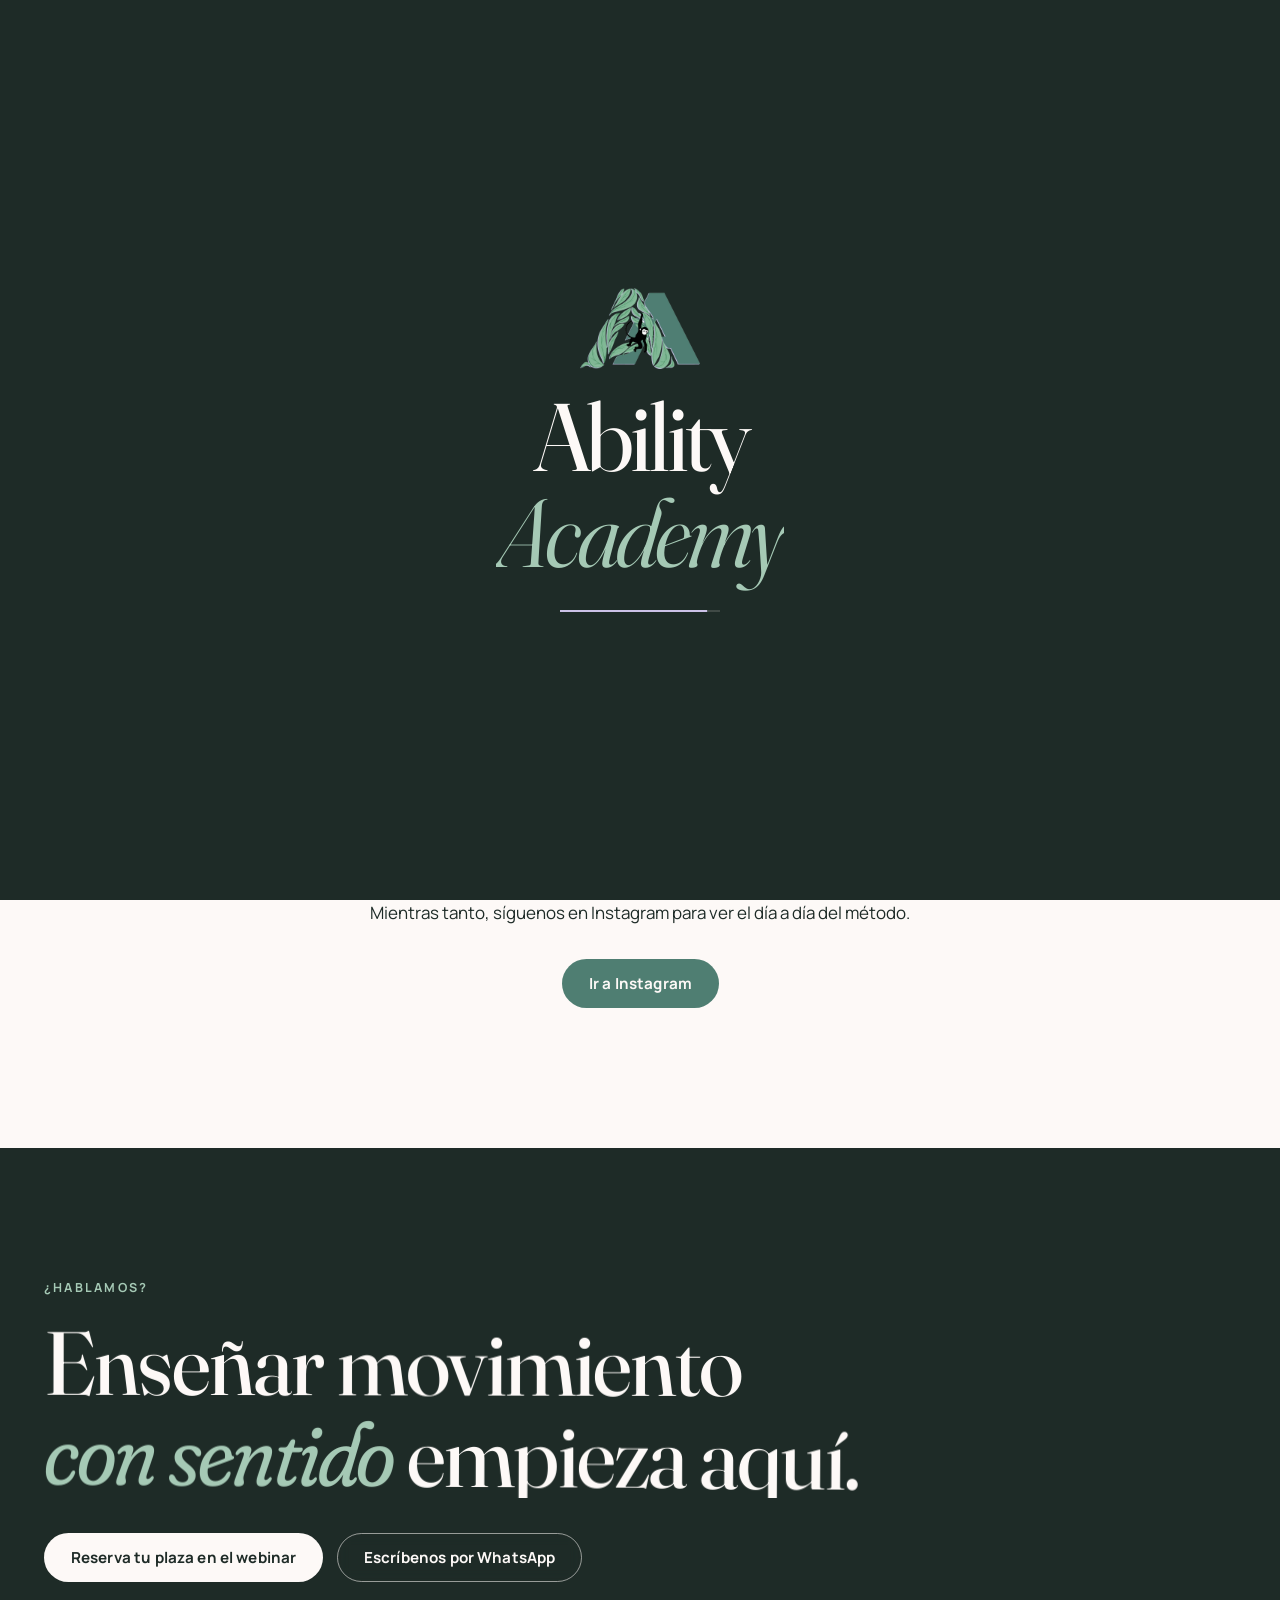
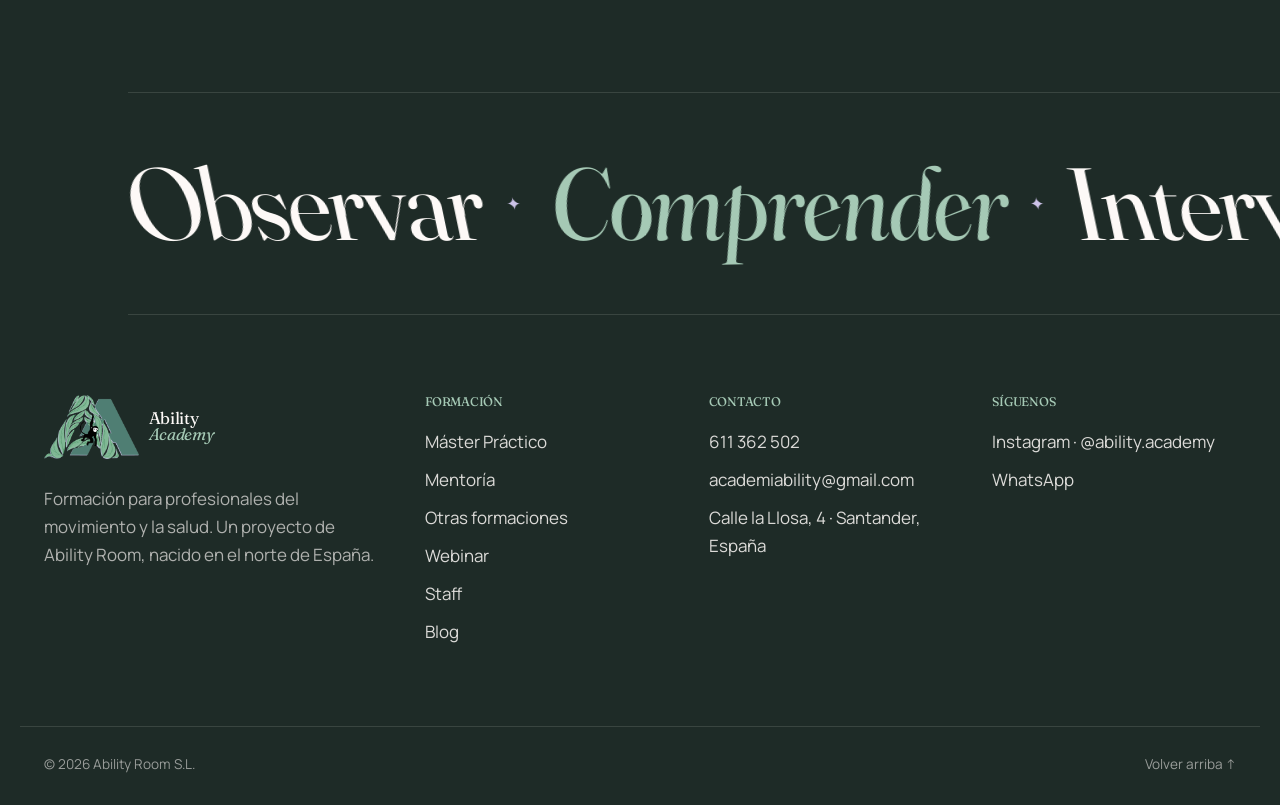
<file: blog/index.html>
<!doctype html>
<html lang="en-US">
<head>
	<meta charset="UTF-8">
	<meta name="viewport" content="width=device-width, initial-scale=1">
	<meta name="theme-color" content="#1E2B27">
	<script>if(!matchMedia('(prefers-reduced-motion: reduce)').matches){document.documentElement.classList.add('ab-anim')}</script>
<title>Blog &#8211; Ability Academy</title>
<meta name='robots' content='max-image-preview:large' />
<link href='https://fonts.gstatic.com' crossorigin rel='preconnect' />
<link rel='preconnect' href='https://fonts.googleapis.com' />
<style id="wp-img-auto-sizes-contain-inline-css">
img:is([sizes=auto i],[sizes^="auto," i]){contain-intrinsic-size:3000px 1500px}
/*# sourceURL=wp-img-auto-sizes-contain-inline-css */
</style>
<style id="wp-emoji-styles-inline-css">

	img.wp-smiley, img.emoji {
		display: inline !important;
		border: none !important;
		box-shadow: none !important;
		height: 1em !important;
		width: 1em !important;
		margin: 0 0.07em !important;
		vertical-align: -0.1em !important;
		background: none !important;
		padding: 0 !important;
	}
/*# sourceURL=wp-emoji-styles-inline-css */
</style>
<link rel='stylesheet' id='wp-block-library-css' href='../wp-includes/css/dist/block-library/style.min.css' media='all' />
<style id="global-styles-inline-css">
:root{--wp--preset--aspect-ratio--square: 1;--wp--preset--aspect-ratio--4-3: 4/3;--wp--preset--aspect-ratio--3-4: 3/4;--wp--preset--aspect-ratio--3-2: 3/2;--wp--preset--aspect-ratio--2-3: 2/3;--wp--preset--aspect-ratio--16-9: 16/9;--wp--preset--aspect-ratio--9-16: 9/16;--wp--preset--color--black: #000000;--wp--preset--color--cyan-bluish-gray: #abb8c3;--wp--preset--color--white: #ffffff;--wp--preset--color--pale-pink: #f78da7;--wp--preset--color--vivid-red: #cf2e2e;--wp--preset--color--luminous-vivid-orange: #ff6900;--wp--preset--color--luminous-vivid-amber: #fcb900;--wp--preset--color--light-green-cyan: #7bdcb5;--wp--preset--color--vivid-green-cyan: #00d084;--wp--preset--color--pale-cyan-blue: #8ed1fc;--wp--preset--color--vivid-cyan-blue: #0693e3;--wp--preset--color--vivid-purple: #9b51e0;--wp--preset--gradient--vivid-cyan-blue-to-vivid-purple: linear-gradient(135deg,rgb(6,147,227) 0%,rgb(155,81,224) 100%);--wp--preset--gradient--light-green-cyan-to-vivid-green-cyan: linear-gradient(135deg,rgb(122,220,180) 0%,rgb(0,208,130) 100%);--wp--preset--gradient--luminous-vivid-amber-to-luminous-vivid-orange: linear-gradient(135deg,rgb(252,185,0) 0%,rgb(255,105,0) 100%);--wp--preset--gradient--luminous-vivid-orange-to-vivid-red: linear-gradient(135deg,rgb(255,105,0) 0%,rgb(207,46,46) 100%);--wp--preset--gradient--very-light-gray-to-cyan-bluish-gray: linear-gradient(135deg,rgb(238,238,238) 0%,rgb(169,184,195) 100%);--wp--preset--gradient--cool-to-warm-spectrum: linear-gradient(135deg,rgb(74,234,220) 0%,rgb(151,120,209) 20%,rgb(207,42,186) 40%,rgb(238,44,130) 60%,rgb(251,105,98) 80%,rgb(254,248,76) 100%);--wp--preset--gradient--blush-light-purple: linear-gradient(135deg,rgb(255,206,236) 0%,rgb(152,150,240) 100%);--wp--preset--gradient--blush-bordeaux: linear-gradient(135deg,rgb(254,205,165) 0%,rgb(254,45,45) 50%,rgb(107,0,62) 100%);--wp--preset--gradient--luminous-dusk: linear-gradient(135deg,rgb(255,203,112) 0%,rgb(199,81,192) 50%,rgb(65,88,208) 100%);--wp--preset--gradient--pale-ocean: linear-gradient(135deg,rgb(255,245,203) 0%,rgb(182,227,212) 50%,rgb(51,167,181) 100%);--wp--preset--gradient--electric-grass: linear-gradient(135deg,rgb(202,248,128) 0%,rgb(113,206,126) 100%);--wp--preset--gradient--midnight: linear-gradient(135deg,rgb(2,3,129) 0%,rgb(40,116,252) 100%);--wp--preset--font-size--small: 13px;--wp--preset--font-size--medium: 20px;--wp--preset--font-size--large: 36px;--wp--preset--font-size--x-large: 42px;--wp--preset--spacing--20: 0.44rem;--wp--preset--spacing--30: 0.67rem;--wp--preset--spacing--40: 1rem;--wp--preset--spacing--50: 1.5rem;--wp--preset--spacing--60: 2.25rem;--wp--preset--spacing--70: 3.38rem;--wp--preset--spacing--80: 5.06rem;--wp--preset--shadow--natural: 6px 6px 9px rgba(0, 0, 0, 0.2);--wp--preset--shadow--deep: 12px 12px 50px rgba(0, 0, 0, 0.4);--wp--preset--shadow--sharp: 6px 6px 0px rgba(0, 0, 0, 0.2);--wp--preset--shadow--outlined: 6px 6px 0px -3px rgb(255, 255, 255), 6px 6px rgb(0, 0, 0);--wp--preset--shadow--crisp: 6px 6px 0px rgb(0, 0, 0);}.wp-block-button{--wp--preset--dimension--25: 25%;--wp--preset--dimension--50: 50%;--wp--preset--dimension--75: 75%;--wp--preset--dimension--100: 100%;}:root { --wp--style--global--content-size: 800px;--wp--style--global--wide-size: 1200px; }:where(body) { margin: 0; }.wp-site-blocks > .alignleft { float: left; margin-right: 2em; }.wp-site-blocks > .alignright { float: right; margin-left: 2em; }.wp-site-blocks > .aligncenter { justify-content: center; margin-left: auto; margin-right: auto; }:where(.wp-site-blocks) > * { margin-block-start: 24px; margin-block-end: 0; }:where(.wp-site-blocks) > :first-child { margin-block-start: 0; }:where(.wp-site-blocks) > :last-child { margin-block-end: 0; }:root { --wp--style--block-gap: 24px; }:root :where(.is-layout-flow) > :first-child{margin-block-start: 0;}:root :where(.is-layout-flow) > :last-child{margin-block-end: 0;}:root :where(.is-layout-flow) > *{margin-block-start: 24px;margin-block-end: 0;}:root :where(.is-layout-constrained) > :first-child{margin-block-start: 0;}:root :where(.is-layout-constrained) > :last-child{margin-block-end: 0;}:root :where(.is-layout-constrained) > *{margin-block-start: 24px;margin-block-end: 0;}:root :where(.is-layout-flex){gap: 24px;}:root :where(.is-layout-grid){gap: 24px;}.is-layout-flow > .alignleft{float: left;margin-inline-start: 0;margin-inline-end: 2em;}.is-layout-flow > .alignright{float: right;margin-inline-start: 2em;margin-inline-end: 0;}.is-layout-flow > .aligncenter{margin-left: auto !important;margin-right: auto !important;}.is-layout-constrained > .alignleft{float: left;margin-inline-start: 0;margin-inline-end: 2em;}.is-layout-constrained > .alignright{float: right;margin-inline-start: 2em;margin-inline-end: 0;}.is-layout-constrained > .aligncenter{margin-left: auto !important;margin-right: auto !important;}.is-layout-constrained > :where(:not(.alignleft):not(.alignright):not(.alignfull)){max-width: var(--wp--style--global--content-size);margin-left: auto !important;margin-right: auto !important;}.is-layout-constrained > .alignwide{max-width: var(--wp--style--global--wide-size);}body .is-layout-flex{display: flex;}.is-layout-flex{flex-wrap: wrap;align-items: center;}.is-layout-flex > :is(*, div){margin: 0;}body .is-layout-grid{display: grid;}.is-layout-grid > :is(*, div){margin: 0;}body{padding-top: 0px;padding-right: 0px;padding-bottom: 0px;padding-left: 0px;}:root :where(.wp-element-button, .wp-block-button__link){background-color: #32373c;border-width: 0;color: #fff;font-family: inherit;font-size: inherit;font-style: inherit;font-weight: inherit;letter-spacing: inherit;line-height: inherit;padding-top: calc(0.667em + 2px);padding-right: calc(1.333em + 2px);padding-bottom: calc(0.667em + 2px);padding-left: calc(1.333em + 2px);text-decoration: none;text-transform: inherit;}.has-black-color{color: var(--wp--preset--color--black) !important;}.has-cyan-bluish-gray-color{color: var(--wp--preset--color--cyan-bluish-gray) !important;}.has-white-color{color: var(--wp--preset--color--white) !important;}.has-pale-pink-color{color: var(--wp--preset--color--pale-pink) !important;}.has-vivid-red-color{color: var(--wp--preset--color--vivid-red) !important;}.has-luminous-vivid-orange-color{color: var(--wp--preset--color--luminous-vivid-orange) !important;}.has-luminous-vivid-amber-color{color: var(--wp--preset--color--luminous-vivid-amber) !important;}.has-light-green-cyan-color{color: var(--wp--preset--color--light-green-cyan) !important;}.has-vivid-green-cyan-color{color: var(--wp--preset--color--vivid-green-cyan) !important;}.has-pale-cyan-blue-color{color: var(--wp--preset--color--pale-cyan-blue) !important;}.has-vivid-cyan-blue-color{color: var(--wp--preset--color--vivid-cyan-blue) !important;}.has-vivid-purple-color{color: var(--wp--preset--color--vivid-purple) !important;}.has-black-background-color{background-color: var(--wp--preset--color--black) !important;}.has-cyan-bluish-gray-background-color{background-color: var(--wp--preset--color--cyan-bluish-gray) !important;}.has-white-background-color{background-color: var(--wp--preset--color--white) !important;}.has-pale-pink-background-color{background-color: var(--wp--preset--color--pale-pink) !important;}.has-vivid-red-background-color{background-color: var(--wp--preset--color--vivid-red) !important;}.has-luminous-vivid-orange-background-color{background-color: var(--wp--preset--color--luminous-vivid-orange) !important;}.has-luminous-vivid-amber-background-color{background-color: var(--wp--preset--color--luminous-vivid-amber) !important;}.has-light-green-cyan-background-color{background-color: var(--wp--preset--color--light-green-cyan) !important;}.has-vivid-green-cyan-background-color{background-color: var(--wp--preset--color--vivid-green-cyan) !important;}.has-pale-cyan-blue-background-color{background-color: var(--wp--preset--color--pale-cyan-blue) !important;}.has-vivid-cyan-blue-background-color{background-color: var(--wp--preset--color--vivid-cyan-blue) !important;}.has-vivid-purple-background-color{background-color: var(--wp--preset--color--vivid-purple) !important;}.has-black-border-color{border-color: var(--wp--preset--color--black) !important;}.has-cyan-bluish-gray-border-color{border-color: var(--wp--preset--color--cyan-bluish-gray) !important;}.has-white-border-color{border-color: var(--wp--preset--color--white) !important;}.has-pale-pink-border-color{border-color: var(--wp--preset--color--pale-pink) !important;}.has-vivid-red-border-color{border-color: var(--wp--preset--color--vivid-red) !important;}.has-luminous-vivid-orange-border-color{border-color: var(--wp--preset--color--luminous-vivid-orange) !important;}.has-luminous-vivid-amber-border-color{border-color: var(--wp--preset--color--luminous-vivid-amber) !important;}.has-light-green-cyan-border-color{border-color: var(--wp--preset--color--light-green-cyan) !important;}.has-vivid-green-cyan-border-color{border-color: var(--wp--preset--color--vivid-green-cyan) !important;}.has-pale-cyan-blue-border-color{border-color: var(--wp--preset--color--pale-cyan-blue) !important;}.has-vivid-cyan-blue-border-color{border-color: var(--wp--preset--color--vivid-cyan-blue) !important;}.has-vivid-purple-border-color{border-color: var(--wp--preset--color--vivid-purple) !important;}.has-vivid-cyan-blue-to-vivid-purple-gradient-background{background: var(--wp--preset--gradient--vivid-cyan-blue-to-vivid-purple) !important;}.has-light-green-cyan-to-vivid-green-cyan-gradient-background{background: var(--wp--preset--gradient--light-green-cyan-to-vivid-green-cyan) !important;}.has-luminous-vivid-amber-to-luminous-vivid-orange-gradient-background{background: var(--wp--preset--gradient--luminous-vivid-amber-to-luminous-vivid-orange) !important;}.has-luminous-vivid-orange-to-vivid-red-gradient-background{background: var(--wp--preset--gradient--luminous-vivid-orange-to-vivid-red) !important;}.has-very-light-gray-to-cyan-bluish-gray-gradient-background{background: var(--wp--preset--gradient--very-light-gray-to-cyan-bluish-gray) !important;}.has-cool-to-warm-spectrum-gradient-background{background: var(--wp--preset--gradient--cool-to-warm-spectrum) !important;}.has-blush-light-purple-gradient-background{background: var(--wp--preset--gradient--blush-light-purple) !important;}.has-blush-bordeaux-gradient-background{background: var(--wp--preset--gradient--blush-bordeaux) !important;}.has-luminous-dusk-gradient-background{background: var(--wp--preset--gradient--luminous-dusk) !important;}.has-pale-ocean-gradient-background{background: var(--wp--preset--gradient--pale-ocean) !important;}.has-electric-grass-gradient-background{background: var(--wp--preset--gradient--electric-grass) !important;}.has-midnight-gradient-background{background: var(--wp--preset--gradient--midnight) !important;}.has-small-font-size{font-size: var(--wp--preset--font-size--small) !important;}.has-medium-font-size{font-size: var(--wp--preset--font-size--medium) !important;}.has-large-font-size{font-size: var(--wp--preset--font-size--large) !important;}.has-x-large-font-size{font-size: var(--wp--preset--font-size--x-large) !important;}
:root :where(.wp-block-icon svg){width: 24px;}
:root :where(.wp-block-pullquote){font-size: 1.5em;line-height: 1.6;}
/*# sourceURL=global-styles-inline-css */
</style>
<link rel='stylesheet' id='hello-elementor-css' href='../wp-content/themes/hello-elementor/assets/css/reset.css' media='all' />
<link rel='stylesheet' id='hello-elementor-theme-style-css' href='../wp-content/themes/hello-elementor/assets/css/theme.css' media='all' />
<link rel='stylesheet' id='hello-elementor-header-footer-css' href='../wp-content/themes/hello-elementor/assets/css/header-footer.css' media='all' />
<link rel='stylesheet' id='elementor-frontend-css' href='../wp-content/plugins/elementor/assets/css/frontend.min.css' media='all' />
<link rel='stylesheet' id='elementor-post-5-css' href='../wp-content/uploads/elementor/css/post-5.css' media='all' />
<link rel='stylesheet' id='ability-fonts-css' href='https://fonts.googleapis.com/css2?family=Fraunces:ital,opsz,wght@0,9..144,300..800;1,9..144,300..800&#038;family=Manrope:wght@300..800&#038;display=swap' media='all' />
<link rel='stylesheet' id='ability-main-css' href='../wp-content/themes/ability-academy/assets/css/ability.css' media='all' />
<link rel='stylesheet' id='elementor-gf-fraunces-css' href='https://fonts.googleapis.com/css?family=Fraunces:100,100italic,200,200italic,300,300italic,400,400italic,500,500italic,600,600italic,700,700italic,800,800italic,900,900italic&#038;display=swap' media='all' />
<link rel='stylesheet' id='elementor-gf-manrope-css' href='https://fonts.googleapis.com/css?family=Manrope:100,100italic,200,200italic,300,300italic,400,400italic,500,500italic,600,600italic,700,700italic,800,800italic,900,900italic&#038;display=swap' media='all' />
<style>
				.e-con.e-parent:nth-of-type(n+4):not(.e-lazyloaded):not(.e-no-lazyload),
				.e-con.e-parent:nth-of-type(n+4):not(.e-lazyloaded):not(.e-no-lazyload) * {
					background-image: none !important;
				}
				@media screen and (max-height: 1024px) {
					.e-con.e-parent:nth-of-type(n+3):not(.e-lazyloaded):not(.e-no-lazyload),
					.e-con.e-parent:nth-of-type(n+3):not(.e-lazyloaded):not(.e-no-lazyload) * {
						background-image: none !important;
					}
				}
				@media screen and (max-height: 640px) {
					.e-con.e-parent:nth-of-type(n+2):not(.e-lazyloaded):not(.e-no-lazyload),
					.e-con.e-parent:nth-of-type(n+2):not(.e-lazyloaded):not(.e-no-lazyload) * {
						background-image: none !important;
					}
				}
			</style>
			<link rel="icon" href="../wp-content/uploads/2026/11/ability-site-icon-150x150.png" sizes="32x32" />
<link rel="icon" href="../wp-content/uploads/2026/11/ability-site-icon-300x300.png" sizes="192x192" />
<link rel="apple-touch-icon" href="../wp-content/uploads/2026/11/ability-site-icon-300x300.png" />
<meta name="msapplication-TileImage" content="../wp-content/uploads/2026/11/ability-site-icon-300x300.png" />
</head>
<body class="blog wp-custom-logo wp-embed-responsive wp-theme-hello-elementor wp-child-theme-ability-academy ability hello-elementor-default elementor-default elementor-kit-5">

<div class="ab-loader" aria-hidden="true">
	<div class="ab-loader__inner">
		<img fetchpriority="high" class="ab-loader__logo" src="../wp-content/themes/ability-academy/assets/img/logo-ability-academy.webp" width="640" height="432" alt="">
		<span class="ab-loader__word">Ability</span>
		<span class="ab-loader__word ab-loader__word--em">Academy</span>
		<span class="ab-loader__bar"><i></i></span>
	</div>
</div>

<div class="ab-progress" aria-hidden="true"><i></i></div>
<div class="ab-cursor" aria-hidden="true"><span class="ab-cursor__label"></span></div>

<a class="skip-link screen-reader-text" href="#content">Saltar al contenido</a>

<header class="ab-header" id="ab-header">
	<div class="ab-header__bar">
		<a class="ab-logo" href="../index.html" aria-label="Ability Academy"><img width="300" height="203" src="../wp-content/uploads/2026/11/ability-logo-ability-academy-300x203.png" class="ab-logo__img" alt="Ability Academy" decoding="async" srcset="../wp-content/uploads/2026/11/ability-logo-ability-academy-300x203.png 300w, ../wp-content/uploads/2026/11/ability-logo-ability-academy.png 640w" sizes="(max-width: 300px) 100vw, 300px" /><span class="ab-logo__text">Ability<br><em>Academy</em></span></a>
		<nav class="ab-nav" aria-label="Principal">
			<ul id="menu-ability-principal" class="ab-nav__list"><li id="menu-item-67" class="menu-item menu-item-type-post_type menu-item-object-page menu-item-67"><a href="../master-practico/index.html">Máster Práctico</a></li>
<li id="menu-item-68" class="menu-item menu-item-type-post_type menu-item-object-page menu-item-68"><a href="../mentoria/index.html">Mentoría</a></li>
<li id="menu-item-69" class="menu-item menu-item-type-post_type menu-item-object-page menu-item-69"><a href="../otras-formaciones/index.html">Otras formaciones</a></li>
<li id="menu-item-70" class="menu-item menu-item-type-post_type menu-item-object-page menu-item-70"><a href="../staff/index.html">Staff</a></li>
<li id="menu-item-71" class="menu-item menu-item-type-post_type menu-item-object-page current-menu-item page_item page-item-66 current_page_item current_page_parent menu-item-71"><a href="../blog/index.html" aria-current="page">Blog</a></li>
<li id="menu-item-72" class="menu-item menu-item-type-post_type menu-item-object-page menu-item-72"><a href="../contacto/index.html">Contacto</a></li>
</ul>		</nav>

		<div class="ab-header__actions">
			<a class="ab-btn ab-btn--lavender ab-magnetic" href="../webinar/index.html">
				<span class="ab-btn__dot"></span>Webinar gratuito			</a>
			<button class="ab-burger" aria-label="Abrir menú" aria-expanded="false" aria-controls="ab-overlay">
				<span></span><span></span>
			</button>
		</div>
	</div>
</header>

<div class="ab-overlay" id="ab-overlay" aria-hidden="true">
	<div class="ab-overlay__bg"></div>
	<div class="ab-overlay__content">
		<ul id="menu-ability-principal-1" class="ab-overlay__list ab-nav__list"><li class="menu-item menu-item-type-post_type menu-item-object-page menu-item-67"><a href="../master-practico/index.html">Máster Práctico</a></li>
<li class="menu-item menu-item-type-post_type menu-item-object-page menu-item-68"><a href="../mentoria/index.html">Mentoría</a></li>
<li class="menu-item menu-item-type-post_type menu-item-object-page menu-item-69"><a href="../otras-formaciones/index.html">Otras formaciones</a></li>
<li class="menu-item menu-item-type-post_type menu-item-object-page menu-item-70"><a href="../staff/index.html">Staff</a></li>
<li class="menu-item menu-item-type-post_type menu-item-object-page current-menu-item page_item page-item-66 current_page_item current_page_parent menu-item-71"><a href="../blog/index.html" aria-current="page">Blog</a></li>
<li class="menu-item menu-item-type-post_type menu-item-object-page menu-item-72"><a href="../contacto/index.html">Contacto</a></li>
</ul>		<div class="ab-overlay__foot">
			<a class="ab-btn ab-btn--lavender" href="../webinar/index.html">Apúntate al webinar</a>
			<div class="ab-overlay__social">
				<a href="https://www.instagram.com/ability.academy/" target="_blank" rel="noopener">Instagram</a>
				<a href="https://wa.me/34611362502" target="_blank" rel="noopener">WhatsApp</a>
				<a href="mailto:academiability@gmail.com">Email</a>
			</div>
		</div>
	</div>
</div>

<main id="content" class="ab-main">
<section class="ab-pagehero" data-ab-hero>
	<div class="ab-pagehero__media ab-parallax" style="background-image:url('../wp-content/themes/ability-academy/assets/media/img/centro-interior.webp')"></div>
	<div class="ab-pagehero__shade"></div>
	<div class="ab-pagehero__content">
		<p class="ab-eyebrow">Ideas · Método · Práctica</p>
		<h1 class="ab-pagehero__title ab-split">Blog</h1>
		<p class="ab-pagehero__sub">Artículos para observar mejor, comprender más e intervenir con criterio.</p>
	</div>
</section>

<section class="ab-blog">
			<div class="ab-empty">
			<h2 class="ab-split">Muy pronto, nuevos artículos.</h2>
			<p>Mientras tanto, síguenos en Instagram para ver el día a día del método.</p>
			<a class="ab-btn ab-btn--green ab-magnetic" href="https://www.instagram.com/ability.academy/" target="_blank" rel="noopener">Ir a Instagram</a>
		</div>
	</section>
</main>

<footer class="ab-footer">
	<div class="ab-footer__cta">
		<p class="ab-footer__kicker">¿Hablamos?</p>
		<h2 class="ab-footer__title ab-split">Enseñar movimiento<br><em>con sentido</em> empieza aquí.</h2>
		<div class="ab-footer__buttons">
			<a class="ab-btn ab-btn--cream ab-magnetic" href="../webinar/index.html">Reserva tu plaza en el webinar</a>
			<a class="ab-btn ab-btn--ghost ab-magnetic" href="https://wa.me/34611362502" target="_blank" rel="noopener">Escríbenos por WhatsApp</a>
		</div>
	</div>

	<div class="ab-footer__marquee ab-marquee" aria-hidden="true">
		<div class="ab-marquee__track">
			<span>Observar</span><i>✦</i><span>Comprender</span><i>✦</i><span>Intervenir</span><i>✦</i><span>Enseñar</span><i>✦</i>
			<span>Observar</span><i>✦</i><span>Comprender</span><i>✦</i><span>Intervenir</span><i>✦</i><span>Enseñar</span><i>✦</i>
		</div>
	</div>

	<div class="ab-footer__grid">
		<div class="ab-footer__brand">
			<a class="ab-logo ab-logo--footer" href="../index.html" aria-label="Ability Academy"><img width="300" height="203" src="../wp-content/uploads/2026/11/ability-logo-ability-academy-300x203.png" class="ab-logo__img" alt="Ability Academy" decoding="async" srcset="../wp-content/uploads/2026/11/ability-logo-ability-academy-300x203.png 300w, ../wp-content/uploads/2026/11/ability-logo-ability-academy.png 640w" sizes="(max-width: 300px) 100vw, 300px" /><span class="ab-logo__text">Ability<br><em>Academy</em></span></a>			<p>Formación para profesionales del movimiento y la salud. Un proyecto de Ability Room, nacido en el norte de España.</p>
		</div>
		<div class="ab-footer__col">
			<h3>Formación</h3>
			<ul id="menu-ability-footer" class="ab-footer__menu"><li id="menu-item-73" class="menu-item menu-item-type-post_type menu-item-object-page menu-item-73"><a href="../master-practico/index.html">Máster Práctico</a></li>
<li id="menu-item-74" class="menu-item menu-item-type-post_type menu-item-object-page menu-item-74"><a href="../mentoria/index.html">Mentoría</a></li>
<li id="menu-item-75" class="menu-item menu-item-type-post_type menu-item-object-page menu-item-75"><a href="../otras-formaciones/index.html">Otras formaciones</a></li>
<li id="menu-item-76" class="menu-item menu-item-type-post_type menu-item-object-page menu-item-76"><a href="../webinar/index.html">Webinar</a></li>
<li id="menu-item-77" class="menu-item menu-item-type-post_type menu-item-object-page menu-item-77"><a href="../staff/index.html">Staff</a></li>
<li id="menu-item-78" class="menu-item menu-item-type-post_type menu-item-object-page current-menu-item page_item page-item-66 current_page_item current_page_parent menu-item-78"><a href="../blog/index.html" aria-current="page">Blog</a></li>
</ul>		</div>
		<div class="ab-footer__col">
			<h3>Contacto</h3>
			<ul class="ab-footer__menu">
				<li><a href="tel:+34611362502">611 362 502</a></li>
				<li><a href="mailto:academiability@gmail.com">academiability@gmail.com</a></li>
				<li>Calle la Llosa, 4 · Santander, España</li>
			</ul>
		</div>
		<div class="ab-footer__col">
			<h3>Síguenos</h3>
			<ul class="ab-footer__menu">
				<li><a href="https://www.instagram.com/ability.academy/" target="_blank" rel="noopener">Instagram · @ability.academy</a></li>
				<li><a href="https://wa.me/34611362502" target="_blank" rel="noopener">WhatsApp</a></li>
			</ul>
		</div>
	</div>

	<div class="ab-footer__legal">
		<span>© 2026 Ability Room S.L.</span>
				<button class="ab-totop" type="button">Volver arriba ↑</button>
	</div>
</footer>

<a class="ab-whatsapp ab-magnetic" href="https://wa.me/34611362502" target="_blank" rel="noopener" aria-label="Escríbenos por WhatsApp">
	<svg viewBox="0 0 32 32" width="28" height="28" aria-hidden="true"><path fill="currentColor" d="M16 3a13 13 0 0 0-11.2 19.6L3 29l6.6-1.7A13 13 0 1 0 16 3Zm0 23.7a10.7 10.7 0 0 1-5.5-1.5l-.4-.2-3.9 1 1-3.8-.3-.4A10.7 10.7 0 1 1 16 26.7Zm5.9-8c-.3-.2-1.9-1-2.2-1.1-.3-.1-.5-.2-.7.2l-1 1.2c-.2.2-.4.2-.7.1a8.8 8.8 0 0 1-4.4-3.8c-.3-.6.3-.5 1-1.8.1-.2 0-.4 0-.6l-1-2.4c-.3-.6-.5-.5-.7-.5h-.6a1.2 1.2 0 0 0-.9.4 3.6 3.6 0 0 0-1.1 2.7 6.3 6.3 0 0 0 1.3 3.3 14.4 14.4 0 0 0 5.5 4.9c2 .9 2.8 1 3.9.8a3.3 3.3 0 0 0 2.1-1.5 2.7 2.7 0 0 0 .2-1.5c-.1-.2-.3-.3-.6-.4Z"/></svg>
</a>

<script type="speculationrules">
{"prefetch":[{"source":"document","where":{"and":[{"href_matches":"/*"},{"not":{"href_matches":["/wp-*.php","/wp-admin/*","/wp-content/uploads/*","/wp-content/*","/wp-content/plugins/*","/wp-content/themes/ability-academy/*","/wp-content/themes/hello-elementor/*","/*\\?(.+)"]}},{"not":{"selector_matches":"a[rel~=\"nofollow\"]"}},{"not":{"selector_matches":".no-prefetch, .no-prefetch a"}}]},"eagerness":"conservative"}]}
</script>
			<script>
				( () => {
					const lazyloadRunObserver = () => {
						const lazyloadBackgrounds = document.querySelectorAll( `.e-con.e-parent:not(.e-lazyloaded)` );
						const lazyloadBackgroundObserver = new IntersectionObserver( ( entries ) => {
							entries.forEach( ( entry ) => {
								if ( entry.isIntersecting ) {
									let lazyloadBackground = entry.target;
									if( lazyloadBackground ) {
										lazyloadBackground.classList.add( 'e-lazyloaded' );
									}
									lazyloadBackgroundObserver.unobserve( entry.target );
								}
							});
						}, { rootMargin: '200px 0px 200px 0px' } );
						lazyloadBackgrounds.forEach( ( lazyloadBackground ) => {
							lazyloadBackgroundObserver.observe( lazyloadBackground );
						} );
					};
					const events = [
						'DOMContentLoaded',
						'elementor/lazyload/observe',
					];
					events.forEach( ( event ) => {
						document.addEventListener( event, lazyloadRunObserver );
					} );
				} )();
			</script>
			<script id="hello-theme-frontend-js" src="../wp-content/themes/hello-elementor/assets/js/hello-frontend.js"></script>
<script id="gsap-js" src="../wp-content/themes/ability-academy/assets/vendor/gsap.min.js"></script>
<script id="gsap-st-js" src="../wp-content/themes/ability-academy/assets/vendor/ScrollTrigger.min.js"></script>
<script id="gsap-split-js" src="../wp-content/themes/ability-academy/assets/vendor/SplitText.min.js"></script>
<script id="lenis-js" src="../wp-content/themes/ability-academy/assets/vendor/lenis.min.js"></script>
<script id="ability-main-js-extra">
var AbilityCfg = {"demo":"academiability@gmail.com","ajax":"../wp-admin/admin-ajax.php","nonce":"5bef88f9bc"};
//# sourceURL=ability-main-js-extra
</script>
<script id="ability-main-js" src="../wp-content/themes/ability-academy/assets/js/ability.js"></script>
<script id="wp-emoji-settings" type="application/json">
{"baseUrl":"https://s.w.org/images/core/emoji/17.0.2/72x72/","ext":".png","svgUrl":"https://s.w.org/images/core/emoji/17.0.2/svg/","svgExt":".svg","source":{"concatemoji":"../wp-includes/js/wp-emoji-release.min.js"}}
</script>
<script type="module">
/*! This file is auto-generated */
var e="script#wp-emoji-settings",t=document.querySelector(e);if(!(t instanceof HTMLScriptElement))throw new Error("Element missing: "+e);const r=JSON.parse(t.text),s=(window._wpemojiSettings=r,"wpEmojiSettingsSupports"),o=["flag","emoji"];function i(e){try{var t={supportTests:e,timestamp:(new Date).valueOf()};sessionStorage.setItem(s,JSON.stringify(t))}catch(e){}}function c(e,t,n){e.clearRect(0,0,e.canvas.width,e.canvas.height),e.fillText(t,0,0);t=new Uint32Array(e.getImageData(0,0,e.canvas.width,e.canvas.height).data);e.clearRect(0,0,e.canvas.width,e.canvas.height),e.fillText(n,0,0);const r=new Uint32Array(e.getImageData(0,0,e.canvas.width,e.canvas.height).data);return t.every((e,t)=>e===r[t])}function p(e,t){e.clearRect(0,0,e.canvas.width,e.canvas.height),e.fillText(t,0,0);var n=e.getImageData(16,16,1,1);for(let e=0;e<n.data.length;e++)if(0!==n.data[e])return!1;return!0}function u(e,t,n,r){switch(t){case"flag":return n(e,"\ud83c\udff3\ufe0f\u200d\u26a7\ufe0f","\ud83c\udff3\ufe0f\u200b\u26a7\ufe0f")?!1:!n(e,"\ud83c\udde8\ud83c\uddf6","\ud83c\udde8\u200b\ud83c\uddf6")&&!n(e,"\ud83c\udff4\udb40\udc67\udb40\udc62\udb40\udc65\udb40\udc6e\udb40\udc67\udb40\udc7f","\ud83c\udff4\u200b\udb40\udc67\u200b\udb40\udc62\u200b\udb40\udc65\u200b\udb40\udc6e\u200b\udb40\udc67\u200b\udb40\udc7f");case"emoji":return!r(e,"\ud83e\u1fac8")}return!1}function f(e,t,n,r){let a;const s=(a="undefined"!=typeof WorkerGlobalScope&&self instanceof WorkerGlobalScope?new OffscreenCanvas(300,150):document.createElement("canvas")).getContext("2d",{willReadFrequently:!0}),o=(s.textBaseline="top",s.font="600 32px Arial",{});return e.forEach(e=>{o[e]=t(s,e,n,r)}),o}function a(e){var t=document.createElement("script");t.src=e,t.defer=!0,document.head.appendChild(t)}r.supports={everything:!0,everythingExceptFlag:!0},new Promise(t=>{let n=function(){try{var e=JSON.parse(sessionStorage.getItem(s));if("object"==typeof e&&"number"==typeof e.timestamp&&(new Date).valueOf()<e.timestamp+604800&&"object"==typeof e.supportTests)return e.supportTests}catch(e){}return null}();if(!n){if("undefined"!=typeof Worker&&"undefined"!=typeof OffscreenCanvas&&"undefined"!=typeof URL&&URL.createObjectURL&&"undefined"!=typeof Blob)try{var e="postMessage("+f.toString()+"("+[JSON.stringify(o),u.toString(),c.toString(),p.toString()].join(",")+"));",r=new Blob([e],{type:"text/javascript"});const a=new Worker(URL.createObjectURL(r),{name:"wpTestEmojiSupports"});return void(a.onmessage=e=>{i(n=e.data),a.terminate(),t(n)})}catch(e){}i(n=f(o,u,c,p))}t(n)}).then(e=>{for(const n in e)r.supports[n]=e[n],r.supports.everything=r.supports.everything&&r.supports[n],"flag"!==n&&(r.supports.everythingExceptFlag=r.supports.everythingExceptFlag&&r.supports[n]);var t;r.supports.everythingExceptFlag=r.supports.everythingExceptFlag&&!r.supports.flag,r.supports.everything||((t=r.source||{}).concatemoji?a(t.concatemoji):t.wpemoji&&t.twemoji&&(a(t.twemoji),a(t.wpemoji)))});
//# sourceURL=../wp-includes/js/wp-emoji-loader.min.js
</script>
</body>
</html>
</file>
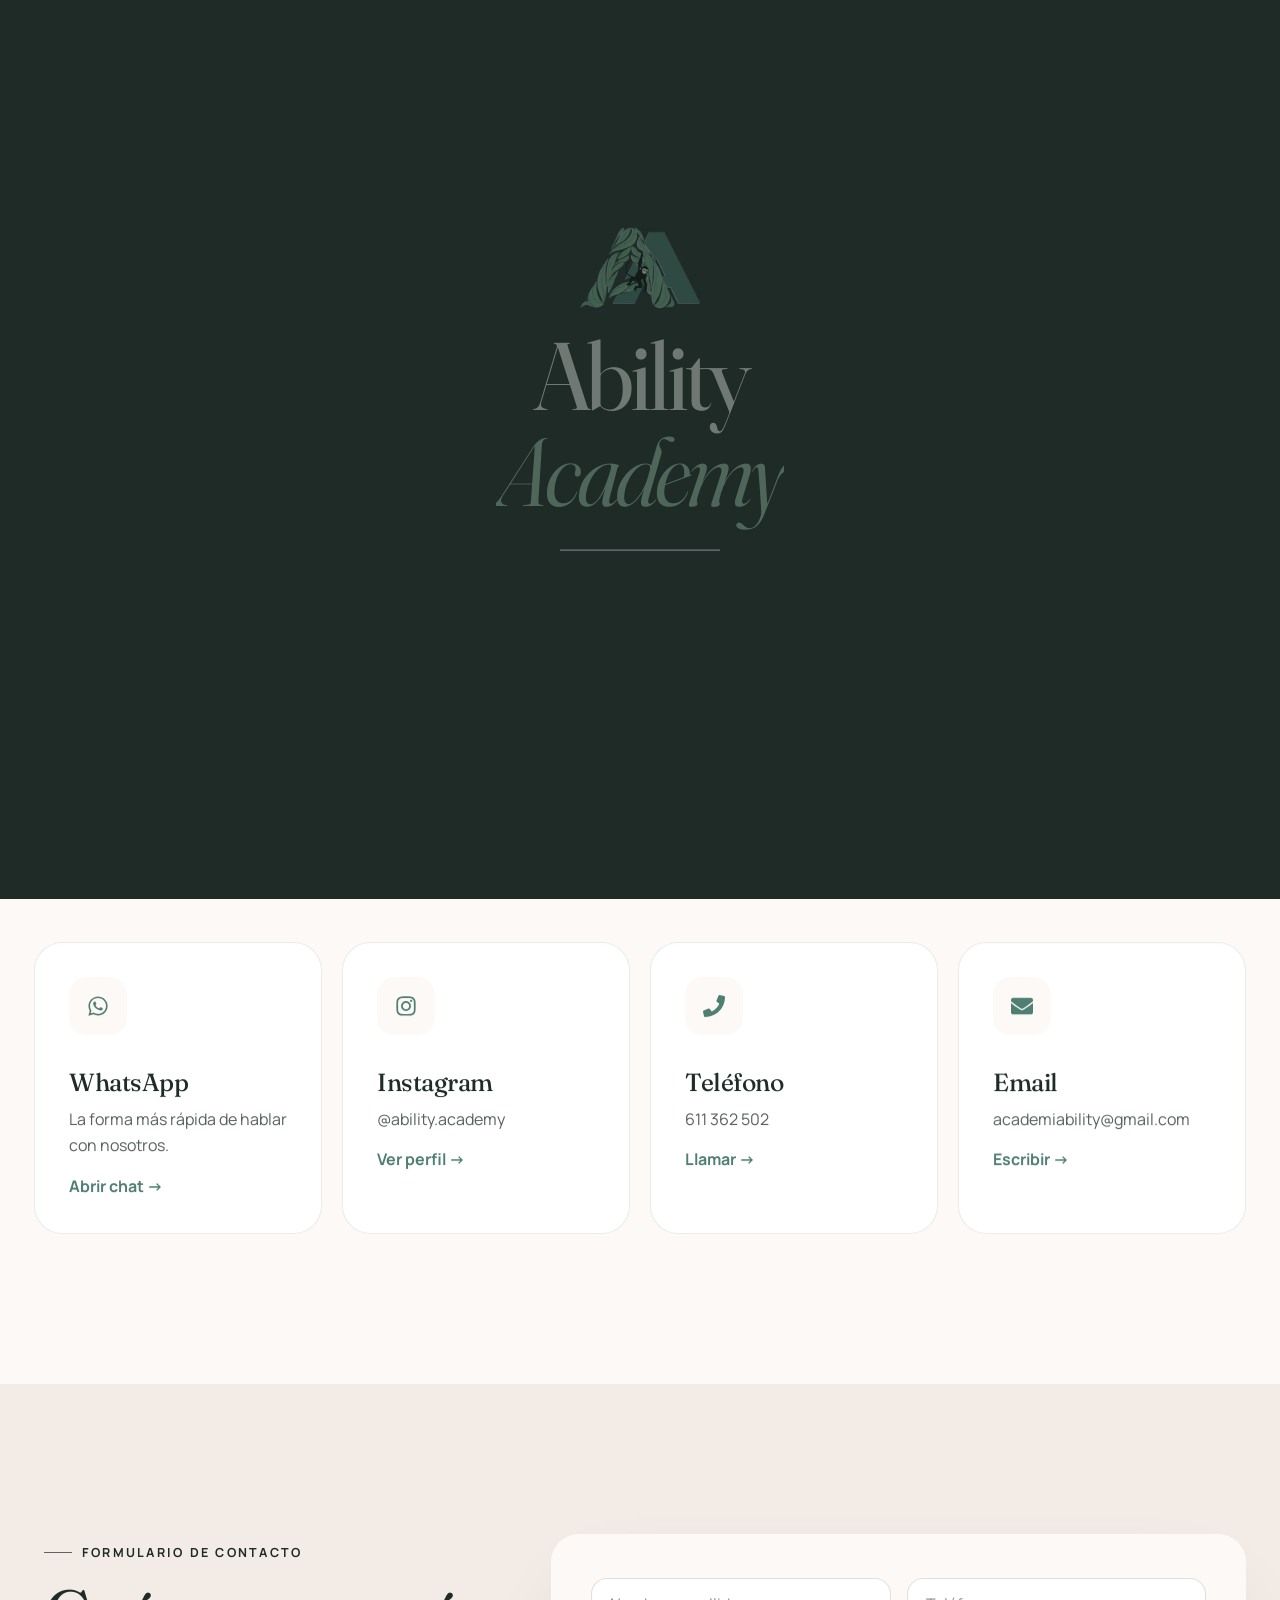
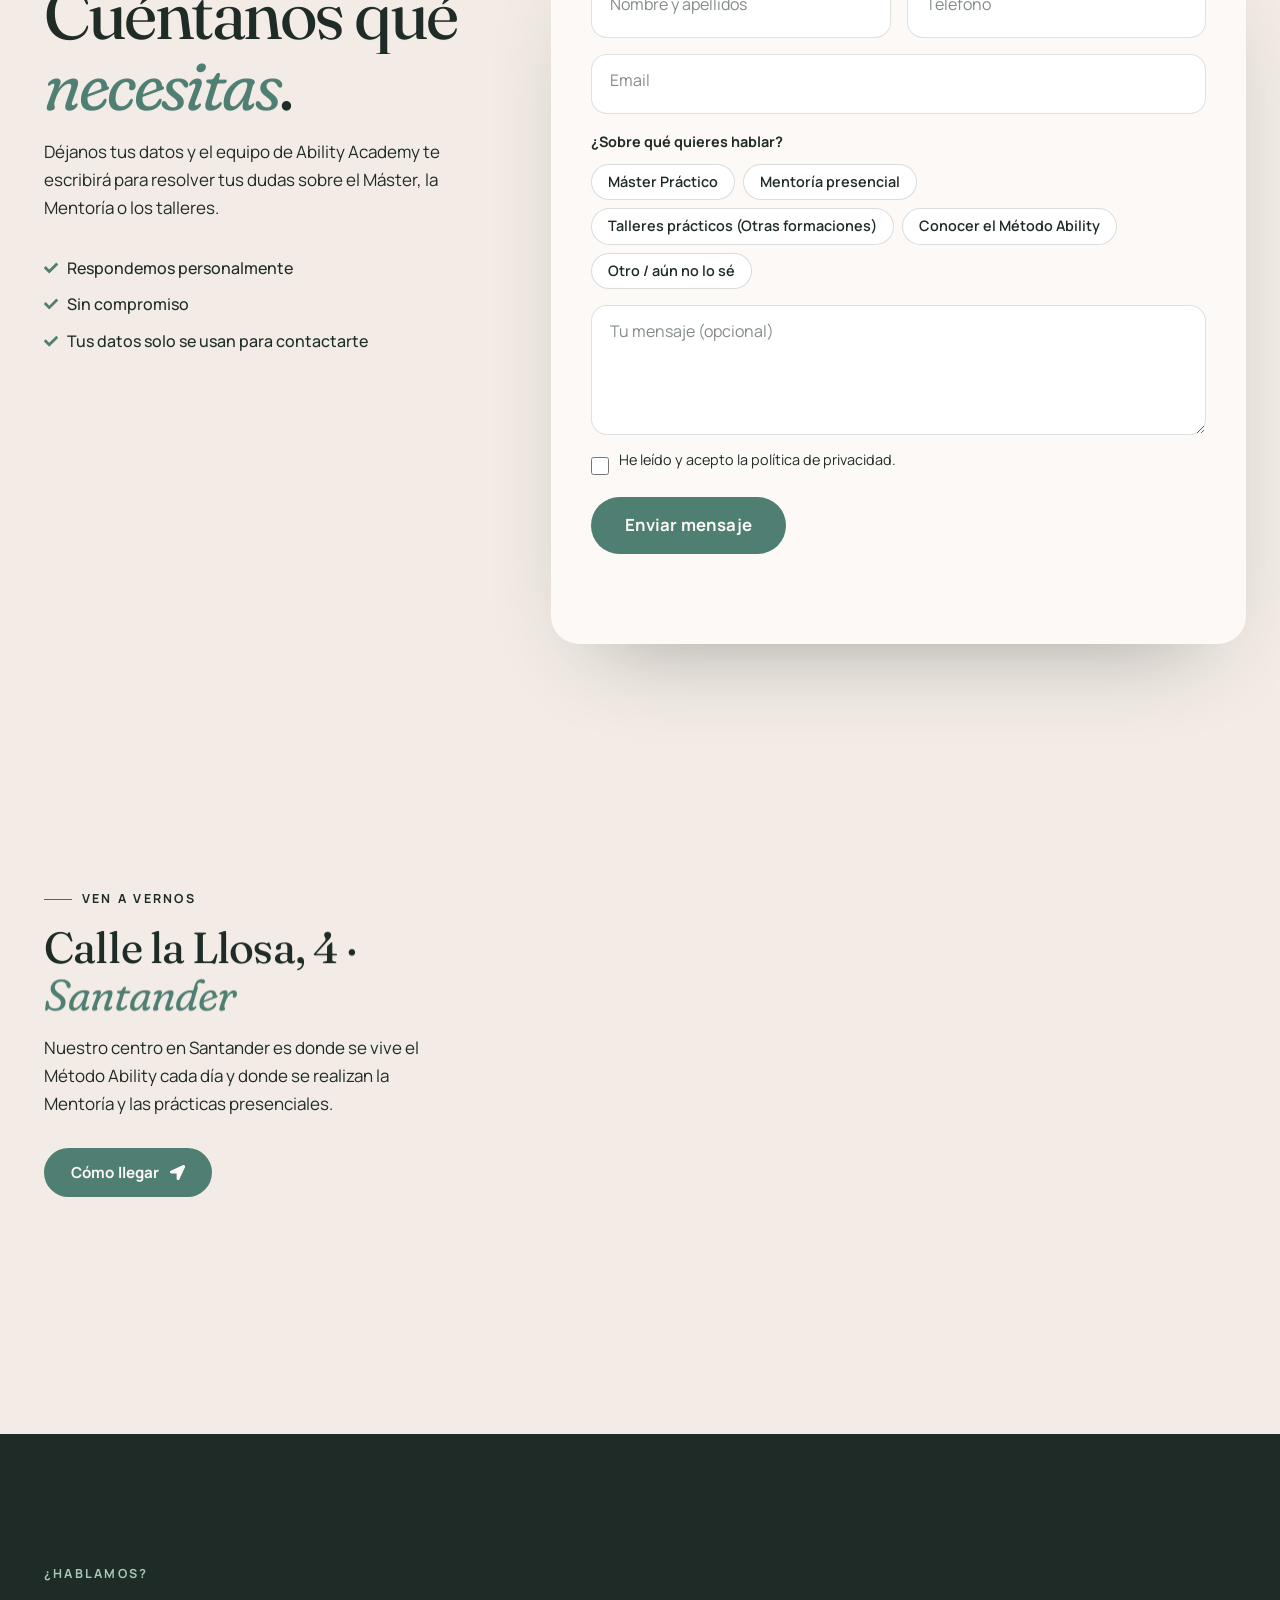
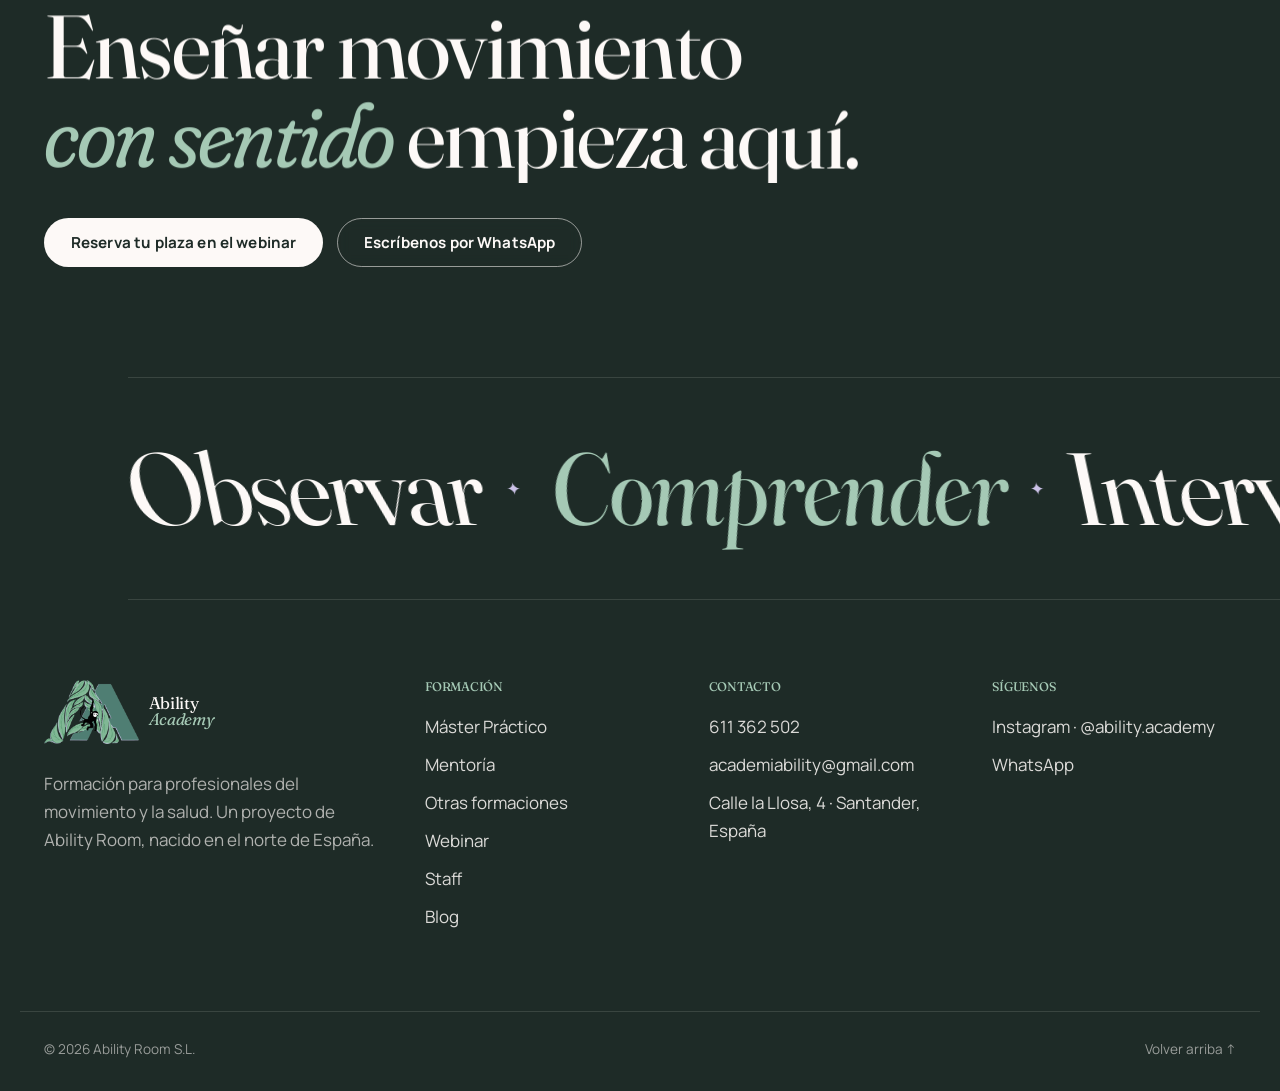
<file: contacto/index.html>
<!doctype html>
<html lang="en-US">
<head>
	<meta charset="UTF-8">
	<meta name="viewport" content="width=device-width, initial-scale=1">
	<meta name="theme-color" content="#1E2B27">
	<script>if(!matchMedia('(prefers-reduced-motion: reduce)').matches){document.documentElement.classList.add('ab-anim')}</script>
<title>Contacto &#8211; Ability Academy</title>
<meta name='robots' content='max-image-preview:large' />
<meta name="description" content="Contacta con Ability Academy: WhatsApp, Instagram, teléfono y email. Calle la Llosa 4, Santander.">
<link href='https://fonts.gstatic.com' crossorigin rel='preconnect' />
<link rel='preconnect' href='https://fonts.googleapis.com' />
<style id="wp-img-auto-sizes-contain-inline-css">
img:is([sizes=auto i],[sizes^="auto," i]){contain-intrinsic-size:3000px 1500px}
/*# sourceURL=wp-img-auto-sizes-contain-inline-css */
</style>
<style id="wp-emoji-styles-inline-css">

	img.wp-smiley, img.emoji {
		display: inline !important;
		border: none !important;
		box-shadow: none !important;
		height: 1em !important;
		width: 1em !important;
		margin: 0 0.07em !important;
		vertical-align: -0.1em !important;
		background: none !important;
		padding: 0 !important;
	}
/*# sourceURL=wp-emoji-styles-inline-css */
</style>
<style id="global-styles-inline-css">
:root{--wp--preset--aspect-ratio--square: 1;--wp--preset--aspect-ratio--4-3: 4/3;--wp--preset--aspect-ratio--3-4: 3/4;--wp--preset--aspect-ratio--3-2: 3/2;--wp--preset--aspect-ratio--2-3: 2/3;--wp--preset--aspect-ratio--16-9: 16/9;--wp--preset--aspect-ratio--9-16: 9/16;--wp--preset--color--black: #000000;--wp--preset--color--cyan-bluish-gray: #abb8c3;--wp--preset--color--white: #ffffff;--wp--preset--color--pale-pink: #f78da7;--wp--preset--color--vivid-red: #cf2e2e;--wp--preset--color--luminous-vivid-orange: #ff6900;--wp--preset--color--luminous-vivid-amber: #fcb900;--wp--preset--color--light-green-cyan: #7bdcb5;--wp--preset--color--vivid-green-cyan: #00d084;--wp--preset--color--pale-cyan-blue: #8ed1fc;--wp--preset--color--vivid-cyan-blue: #0693e3;--wp--preset--color--vivid-purple: #9b51e0;--wp--preset--gradient--vivid-cyan-blue-to-vivid-purple: linear-gradient(135deg,rgb(6,147,227) 0%,rgb(155,81,224) 100%);--wp--preset--gradient--light-green-cyan-to-vivid-green-cyan: linear-gradient(135deg,rgb(122,220,180) 0%,rgb(0,208,130) 100%);--wp--preset--gradient--luminous-vivid-amber-to-luminous-vivid-orange: linear-gradient(135deg,rgb(252,185,0) 0%,rgb(255,105,0) 100%);--wp--preset--gradient--luminous-vivid-orange-to-vivid-red: linear-gradient(135deg,rgb(255,105,0) 0%,rgb(207,46,46) 100%);--wp--preset--gradient--very-light-gray-to-cyan-bluish-gray: linear-gradient(135deg,rgb(238,238,238) 0%,rgb(169,184,195) 100%);--wp--preset--gradient--cool-to-warm-spectrum: linear-gradient(135deg,rgb(74,234,220) 0%,rgb(151,120,209) 20%,rgb(207,42,186) 40%,rgb(238,44,130) 60%,rgb(251,105,98) 80%,rgb(254,248,76) 100%);--wp--preset--gradient--blush-light-purple: linear-gradient(135deg,rgb(255,206,236) 0%,rgb(152,150,240) 100%);--wp--preset--gradient--blush-bordeaux: linear-gradient(135deg,rgb(254,205,165) 0%,rgb(254,45,45) 50%,rgb(107,0,62) 100%);--wp--preset--gradient--luminous-dusk: linear-gradient(135deg,rgb(255,203,112) 0%,rgb(199,81,192) 50%,rgb(65,88,208) 100%);--wp--preset--gradient--pale-ocean: linear-gradient(135deg,rgb(255,245,203) 0%,rgb(182,227,212) 50%,rgb(51,167,181) 100%);--wp--preset--gradient--electric-grass: linear-gradient(135deg,rgb(202,248,128) 0%,rgb(113,206,126) 100%);--wp--preset--gradient--midnight: linear-gradient(135deg,rgb(2,3,129) 0%,rgb(40,116,252) 100%);--wp--preset--font-size--small: 13px;--wp--preset--font-size--medium: 20px;--wp--preset--font-size--large: 36px;--wp--preset--font-size--x-large: 42px;--wp--preset--spacing--20: 0.44rem;--wp--preset--spacing--30: 0.67rem;--wp--preset--spacing--40: 1rem;--wp--preset--spacing--50: 1.5rem;--wp--preset--spacing--60: 2.25rem;--wp--preset--spacing--70: 3.38rem;--wp--preset--spacing--80: 5.06rem;--wp--preset--shadow--natural: 6px 6px 9px rgba(0, 0, 0, 0.2);--wp--preset--shadow--deep: 12px 12px 50px rgba(0, 0, 0, 0.4);--wp--preset--shadow--sharp: 6px 6px 0px rgba(0, 0, 0, 0.2);--wp--preset--shadow--outlined: 6px 6px 0px -3px rgb(255, 255, 255), 6px 6px rgb(0, 0, 0);--wp--preset--shadow--crisp: 6px 6px 0px rgb(0, 0, 0);}.wp-block-button{--wp--preset--dimension--25: 25%;--wp--preset--dimension--50: 50%;--wp--preset--dimension--75: 75%;--wp--preset--dimension--100: 100%;}:root { --wp--style--global--content-size: 800px;--wp--style--global--wide-size: 1200px; }:where(body) { margin: 0; }.wp-site-blocks > .alignleft { float: left; margin-right: 2em; }.wp-site-blocks > .alignright { float: right; margin-left: 2em; }.wp-site-blocks > .aligncenter { justify-content: center; margin-left: auto; margin-right: auto; }:where(.wp-site-blocks) > * { margin-block-start: 24px; margin-block-end: 0; }:where(.wp-site-blocks) > :first-child { margin-block-start: 0; }:where(.wp-site-blocks) > :last-child { margin-block-end: 0; }:root { --wp--style--block-gap: 24px; }:root :where(.is-layout-flow) > :first-child{margin-block-start: 0;}:root :where(.is-layout-flow) > :last-child{margin-block-end: 0;}:root :where(.is-layout-flow) > *{margin-block-start: 24px;margin-block-end: 0;}:root :where(.is-layout-constrained) > :first-child{margin-block-start: 0;}:root :where(.is-layout-constrained) > :last-child{margin-block-end: 0;}:root :where(.is-layout-constrained) > *{margin-block-start: 24px;margin-block-end: 0;}:root :where(.is-layout-flex){gap: 24px;}:root :where(.is-layout-grid){gap: 24px;}.is-layout-flow > .alignleft{float: left;margin-inline-start: 0;margin-inline-end: 2em;}.is-layout-flow > .alignright{float: right;margin-inline-start: 2em;margin-inline-end: 0;}.is-layout-flow > .aligncenter{margin-left: auto !important;margin-right: auto !important;}.is-layout-constrained > .alignleft{float: left;margin-inline-start: 0;margin-inline-end: 2em;}.is-layout-constrained > .alignright{float: right;margin-inline-start: 2em;margin-inline-end: 0;}.is-layout-constrained > .aligncenter{margin-left: auto !important;margin-right: auto !important;}.is-layout-constrained > :where(:not(.alignleft):not(.alignright):not(.alignfull)){max-width: var(--wp--style--global--content-size);margin-left: auto !important;margin-right: auto !important;}.is-layout-constrained > .alignwide{max-width: var(--wp--style--global--wide-size);}body .is-layout-flex{display: flex;}.is-layout-flex{flex-wrap: wrap;align-items: center;}.is-layout-flex > :is(*, div){margin: 0;}body .is-layout-grid{display: grid;}.is-layout-grid > :is(*, div){margin: 0;}body{padding-top: 0px;padding-right: 0px;padding-bottom: 0px;padding-left: 0px;}:root :where(.wp-element-button, .wp-block-button__link){background-color: #32373c;border-width: 0;color: #fff;font-family: inherit;font-size: inherit;font-style: inherit;font-weight: inherit;letter-spacing: inherit;line-height: inherit;padding-top: calc(0.667em + 2px);padding-right: calc(1.333em + 2px);padding-bottom: calc(0.667em + 2px);padding-left: calc(1.333em + 2px);text-decoration: none;text-transform: inherit;}.has-black-color{color: var(--wp--preset--color--black) !important;}.has-cyan-bluish-gray-color{color: var(--wp--preset--color--cyan-bluish-gray) !important;}.has-white-color{color: var(--wp--preset--color--white) !important;}.has-pale-pink-color{color: var(--wp--preset--color--pale-pink) !important;}.has-vivid-red-color{color: var(--wp--preset--color--vivid-red) !important;}.has-luminous-vivid-orange-color{color: var(--wp--preset--color--luminous-vivid-orange) !important;}.has-luminous-vivid-amber-color{color: var(--wp--preset--color--luminous-vivid-amber) !important;}.has-light-green-cyan-color{color: var(--wp--preset--color--light-green-cyan) !important;}.has-vivid-green-cyan-color{color: var(--wp--preset--color--vivid-green-cyan) !important;}.has-pale-cyan-blue-color{color: var(--wp--preset--color--pale-cyan-blue) !important;}.has-vivid-cyan-blue-color{color: var(--wp--preset--color--vivid-cyan-blue) !important;}.has-vivid-purple-color{color: var(--wp--preset--color--vivid-purple) !important;}.has-black-background-color{background-color: var(--wp--preset--color--black) !important;}.has-cyan-bluish-gray-background-color{background-color: var(--wp--preset--color--cyan-bluish-gray) !important;}.has-white-background-color{background-color: var(--wp--preset--color--white) !important;}.has-pale-pink-background-color{background-color: var(--wp--preset--color--pale-pink) !important;}.has-vivid-red-background-color{background-color: var(--wp--preset--color--vivid-red) !important;}.has-luminous-vivid-orange-background-color{background-color: var(--wp--preset--color--luminous-vivid-orange) !important;}.has-luminous-vivid-amber-background-color{background-color: var(--wp--preset--color--luminous-vivid-amber) !important;}.has-light-green-cyan-background-color{background-color: var(--wp--preset--color--light-green-cyan) !important;}.has-vivid-green-cyan-background-color{background-color: var(--wp--preset--color--vivid-green-cyan) !important;}.has-pale-cyan-blue-background-color{background-color: var(--wp--preset--color--pale-cyan-blue) !important;}.has-vivid-cyan-blue-background-color{background-color: var(--wp--preset--color--vivid-cyan-blue) !important;}.has-vivid-purple-background-color{background-color: var(--wp--preset--color--vivid-purple) !important;}.has-black-border-color{border-color: var(--wp--preset--color--black) !important;}.has-cyan-bluish-gray-border-color{border-color: var(--wp--preset--color--cyan-bluish-gray) !important;}.has-white-border-color{border-color: var(--wp--preset--color--white) !important;}.has-pale-pink-border-color{border-color: var(--wp--preset--color--pale-pink) !important;}.has-vivid-red-border-color{border-color: var(--wp--preset--color--vivid-red) !important;}.has-luminous-vivid-orange-border-color{border-color: var(--wp--preset--color--luminous-vivid-orange) !important;}.has-luminous-vivid-amber-border-color{border-color: var(--wp--preset--color--luminous-vivid-amber) !important;}.has-light-green-cyan-border-color{border-color: var(--wp--preset--color--light-green-cyan) !important;}.has-vivid-green-cyan-border-color{border-color: var(--wp--preset--color--vivid-green-cyan) !important;}.has-pale-cyan-blue-border-color{border-color: var(--wp--preset--color--pale-cyan-blue) !important;}.has-vivid-cyan-blue-border-color{border-color: var(--wp--preset--color--vivid-cyan-blue) !important;}.has-vivid-purple-border-color{border-color: var(--wp--preset--color--vivid-purple) !important;}.has-vivid-cyan-blue-to-vivid-purple-gradient-background{background: var(--wp--preset--gradient--vivid-cyan-blue-to-vivid-purple) !important;}.has-light-green-cyan-to-vivid-green-cyan-gradient-background{background: var(--wp--preset--gradient--light-green-cyan-to-vivid-green-cyan) !important;}.has-luminous-vivid-amber-to-luminous-vivid-orange-gradient-background{background: var(--wp--preset--gradient--luminous-vivid-amber-to-luminous-vivid-orange) !important;}.has-luminous-vivid-orange-to-vivid-red-gradient-background{background: var(--wp--preset--gradient--luminous-vivid-orange-to-vivid-red) !important;}.has-very-light-gray-to-cyan-bluish-gray-gradient-background{background: var(--wp--preset--gradient--very-light-gray-to-cyan-bluish-gray) !important;}.has-cool-to-warm-spectrum-gradient-background{background: var(--wp--preset--gradient--cool-to-warm-spectrum) !important;}.has-blush-light-purple-gradient-background{background: var(--wp--preset--gradient--blush-light-purple) !important;}.has-blush-bordeaux-gradient-background{background: var(--wp--preset--gradient--blush-bordeaux) !important;}.has-luminous-dusk-gradient-background{background: var(--wp--preset--gradient--luminous-dusk) !important;}.has-pale-ocean-gradient-background{background: var(--wp--preset--gradient--pale-ocean) !important;}.has-electric-grass-gradient-background{background: var(--wp--preset--gradient--electric-grass) !important;}.has-midnight-gradient-background{background: var(--wp--preset--gradient--midnight) !important;}.has-small-font-size{font-size: var(--wp--preset--font-size--small) !important;}.has-medium-font-size{font-size: var(--wp--preset--font-size--medium) !important;}.has-large-font-size{font-size: var(--wp--preset--font-size--large) !important;}.has-x-large-font-size{font-size: var(--wp--preset--font-size--x-large) !important;}
:root :where(.wp-block-icon svg){width: 24px;}
:root :where(.wp-block-pullquote){font-size: 1.5em;line-height: 1.6;}
/*# sourceURL=global-styles-inline-css */
</style>
<link rel='stylesheet' id='hello-elementor-css' href='../wp-content/themes/hello-elementor/assets/css/reset.css' media='all' />
<link rel='stylesheet' id='hello-elementor-theme-style-css' href='../wp-content/themes/hello-elementor/assets/css/theme.css' media='all' />
<link rel='stylesheet' id='hello-elementor-header-footer-css' href='../wp-content/themes/hello-elementor/assets/css/header-footer.css' media='all' />
<link rel='stylesheet' id='elementor-frontend-css' href='../wp-content/plugins/elementor/assets/css/frontend.min.css' media='all' />
<style id="elementor-frontend-inline-css">
.e-heading-base a, .e-paragraph-base a { all: unset; cursor: pointer; }.elementor :where(.e-svg-base) { width: var(--e-svg-width, 65px); height: var(--e-svg-height, 65px); }form[data-element_type="e-form"].form-state-success [data-element_type="e-form-success-message"],form[data-element_type="e-form"].form-state-error [data-element_type="e-form-error-message"]{ display: block; }.elementor-edit-mode [data-element_type="e-form-success-message"]:is(.elementor-element-editable, :has(.elementor-element-editable), :has(> .elementor-empty-view)),.elementor-edit-mode [data-element_type="e-form-error-message"]:is(.elementor-element-editable, :has(.elementor-element-editable), :has(> .elementor-empty-view)){ display: block; }.e-background-video { position: relative; overflow: hidden; }.e-background-video__media { position: absolute; inset: 0; width: 100%; height: 100%; object-fit: cover; pointer-events: none; z-index: 0; }.e-background-video__content { position: relative; z-index: 1; flex: 1 1 auto; }.elementor-edit-mode .e-background-video__content.e-atomic-element:has(> .elementor-empty-view) { display: flex; flex-direction: column; flex: 1 1 auto; min-height: 0; }.elementor-edit-mode .e-background-video__content.e-atomic-element:has(> .elementor-empty-view) > .elementor-empty-view.elementor-empty-view { position: relative; flex: 1 1 auto; min-height: 120px; height: auto; width: 100%; }.elementor-edit-mode .e-background-video__content.e-atomic-element:has(> .elementor-empty-view) > .elementor-empty-view > .elementor-first-add { position: absolute; inset: 0; width: 100%; height: 100%; }.e-background-video__controls { z-index: 2; }.e-background-video__play, .e-background-video__pause { appearance: none; -webkit-appearance: none; }.e-background-video.e-background-video--playing .e-background-video__play { display: none; }.e-background-video.e-background-video--paused .e-background-video__pause { display: none; }.e-background-video:not(.e-background-video--playing):not(.e-background-video--paused) .e-background-video__controls,.e-background-video:not(.e-background-video--playing):not(.e-background-video--paused) .e-background-video__play,.e-background-video:not(.e-background-video--playing):not(.e-background-video--paused) .e-background-video__pause { display: none; }.e-accordion-item-header-base { list-style: none; }.e-accordion-item-header-base::-webkit-details-marker { display: none; }.e-accordion-item-base { interpolate-size: allow-keywords; }.e-accordion-item-base::details-content {block-size: 0; overflow: hidden;transition: block-size .3s ease, content-visibility .3s ease allow-discrete;}.e-accordion-item-base[open]::details-content { block-size: auto; }.e-accordion-item-icon-base, .e-accordion-item-icon-open-base { --e-svg-width: auto; --e-svg-height: 100%; }:where(.e-accordion-item-icon-base, .e-accordion-item-icon-open-base) .e-svg-base { max-width: 100%; }.e-accordion-item-icon-base.e-accordion-item-icon-base .e-svg-base svg, .e-accordion-item-icon-open-base.e-accordion-item-icon-open-base .e-svg-base svg { width: auto !important; }.e-accordion-item-icon-base svg, .e-accordion-item-icon-open-base svg { transition: transform .3s ease; }.e-accordion-item-base:not([open]) > summary :is(.e-accordion-item-icon-base, .e-accordion-item-icon-open-base) svg { transform: rotate(var(--e-accordion-icon-rotation-closed)); }.e-accordion-item-base[open] > summary :is(.e-accordion-item-icon-base, .e-accordion-item-icon-open-base) svg { transform: rotate(var(--e-accordion-icon-rotation, 180deg)); }.e-accordion-item-header-base.e-accordion-item-header-base:has(> .e-accordion-item-icon-open-base) { display: grid; grid-template-columns: minmax(0, 1fr) auto; align-items: center; }.e-accordion-item-header-base:has(> .e-accordion-item-icon-open-base) > .e-accordion-item-title-base { grid-column: 1; grid-row: 1; }.e-accordion-item-header-base:has(> .e-accordion-item-icon-open-base) > :is(.e-accordion-item-icon-base, .e-accordion-item-icon-open-base) { grid-column: 2; grid-row: 1; }.e-accordion-item-base .e-accordion-item-icon-open-base.e-accordion-item-icon-open-base { visibility: hidden; }.e-accordion-item-base[open] > summary .e-accordion-item-icon-open-base { visibility: visible; }.e-accordion-item-base[open] > summary:has(.e-accordion-item-icon-open-base) .e-accordion-item-icon-base { visibility: hidden; }.e-list-item-marker-base { --e-svg-width: 0.6em; --e-svg-height: 0.6em; }:where(.e-list-item-marker-base) .e-svg-base { flex-shrink: 0; }.e-list-item-marker-base .e-svg-base svg { display: block; }
/*# sourceURL=elementor-frontend-inline-css */
</style>
<link rel='stylesheet' id='elementor-post-5-css' href='../wp-content/uploads/elementor/css/post-5.css' media='all' />
<link rel='stylesheet' id='ability-fonts-css' href='https://fonts.googleapis.com/css2?family=Fraunces:ital,opsz,wght@0,9..144,300..800;1,9..144,300..800&#038;family=Manrope:wght@300..800&#038;display=swap' media='all' />
<link rel='stylesheet' id='ability-main-css' href='../wp-content/themes/ability-academy/assets/css/ability.css' media='all' />
<link rel='stylesheet' id='widget-heading-css' href='../wp-content/plugins/elementor/assets/css/widget-heading.min.css' media='all' />
<link rel='stylesheet' id='widget-icon-box-css' href='../wp-content/plugins/elementor/assets/css/widget-icon-box.min.css' media='all' />
<link rel='stylesheet' id='widget-icon-list-css' href='../wp-content/plugins/elementor/assets/css/widget-icon-list.min.css' media='all' />
<link rel='stylesheet' id='widget-google_maps-css' href='../wp-content/plugins/elementor/assets/css/widget-google_maps.min.css' media='all' />
<link rel='stylesheet' id='elementor-post-64-css' href='../wp-content/uploads/elementor/css/post-64.css' media='all' />
<link rel='stylesheet' id='base-desktop-css' href='../wp-content/uploads/elementor/css/base-desktop.css' media='all' />
<link rel='stylesheet' id='base-mobile-css' href='../wp-content/uploads/elementor/css/base-mobile.css' media='(max-width:767px)' />
<link rel='stylesheet' id='elementor-gf-fraunces-css' href='https://fonts.googleapis.com/css?family=Fraunces:100,100italic,200,200italic,300,300italic,400,400italic,500,500italic,600,600italic,700,700italic,800,800italic,900,900italic&#038;display=swap' media='all' />
<link rel='stylesheet' id='elementor-gf-manrope-css' href='https://fonts.googleapis.com/css?family=Manrope:100,100italic,200,200italic,300,300italic,400,400italic,500,500italic,600,600italic,700,700italic,800,800italic,900,900italic&#038;display=swap' media='all' />
<script id="jquery-core-js" src="../wp-includes/js/jquery/jquery.min.js"></script>
<script id="jquery-migrate-js" src="../wp-includes/js/jquery/jquery-migrate.min.js"></script>
<link rel="canonical" href="../contacto/index.html" />
<style>
				.e-con.e-parent:nth-of-type(n+4):not(.e-lazyloaded):not(.e-no-lazyload),
				.e-con.e-parent:nth-of-type(n+4):not(.e-lazyloaded):not(.e-no-lazyload) * {
					background-image: none !important;
				}
				@media screen and (max-height: 1024px) {
					.e-con.e-parent:nth-of-type(n+3):not(.e-lazyloaded):not(.e-no-lazyload),
					.e-con.e-parent:nth-of-type(n+3):not(.e-lazyloaded):not(.e-no-lazyload) * {
						background-image: none !important;
					}
				}
				@media screen and (max-height: 640px) {
					.e-con.e-parent:nth-of-type(n+2):not(.e-lazyloaded):not(.e-no-lazyload),
					.e-con.e-parent:nth-of-type(n+2):not(.e-lazyloaded):not(.e-no-lazyload) * {
						background-image: none !important;
					}
				}
			</style>
			<link rel="icon" href="../wp-content/uploads/2026/11/ability-site-icon-150x150.png" sizes="32x32" />
<link rel="icon" href="../wp-content/uploads/2026/11/ability-site-icon-300x300.png" sizes="192x192" />
<link rel="apple-touch-icon" href="../wp-content/uploads/2026/11/ability-site-icon-300x300.png" />
<meta name="msapplication-TileImage" content="../wp-content/uploads/2026/11/ability-site-icon-300x300.png" />
</head>
<body class="wp-singular page-template page-template-elementor_header_footer page page-id-64 wp-custom-logo wp-embed-responsive wp-theme-hello-elementor wp-child-theme-ability-academy ability hello-elementor-default elementor-default elementor-template-full-width elementor-kit-5 elementor-page elementor-page-64">

<div class="ab-loader" aria-hidden="true">
	<div class="ab-loader__inner">
		<img fetchpriority="high" class="ab-loader__logo" src="../wp-content/themes/ability-academy/assets/img/logo-ability-academy.webp" width="640" height="432" alt="">
		<span class="ab-loader__word">Ability</span>
		<span class="ab-loader__word ab-loader__word--em">Academy</span>
		<span class="ab-loader__bar"><i></i></span>
	</div>
</div>

<div class="ab-progress" aria-hidden="true"><i></i></div>
<div class="ab-cursor" aria-hidden="true"><span class="ab-cursor__label"></span></div>

<a class="skip-link screen-reader-text" href="#content">Saltar al contenido</a>

<header class="ab-header" id="ab-header">
	<div class="ab-header__bar">
		<a class="ab-logo" href="../index.html" aria-label="Ability Academy"><img width="300" height="203" src="../wp-content/uploads/2026/11/ability-logo-ability-academy-300x203.png" class="ab-logo__img" alt="Ability Academy" decoding="async" srcset="../wp-content/uploads/2026/11/ability-logo-ability-academy-300x203.png 300w, ../wp-content/uploads/2026/11/ability-logo-ability-academy.png 640w" sizes="(max-width: 300px) 100vw, 300px" /><span class="ab-logo__text">Ability<br><em>Academy</em></span></a>
		<nav class="ab-nav" aria-label="Principal">
			<ul id="menu-ability-principal" class="ab-nav__list"><li id="menu-item-67" class="menu-item menu-item-type-post_type menu-item-object-page menu-item-67"><a href="../master-practico/index.html">Máster Práctico</a></li>
<li id="menu-item-68" class="menu-item menu-item-type-post_type menu-item-object-page menu-item-68"><a href="../mentoria/index.html">Mentoría</a></li>
<li id="menu-item-69" class="menu-item menu-item-type-post_type menu-item-object-page menu-item-69"><a href="../otras-formaciones/index.html">Otras formaciones</a></li>
<li id="menu-item-70" class="menu-item menu-item-type-post_type menu-item-object-page menu-item-70"><a href="../staff/index.html">Staff</a></li>
<li id="menu-item-71" class="menu-item menu-item-type-post_type menu-item-object-page menu-item-71"><a href="../blog/index.html">Blog</a></li>
<li id="menu-item-72" class="menu-item menu-item-type-post_type menu-item-object-page current-menu-item page_item page-item-64 current_page_item menu-item-72"><a href="../contacto/index.html" aria-current="page">Contacto</a></li>
</ul>		</nav>

		<div class="ab-header__actions">
			<a class="ab-btn ab-btn--lavender ab-magnetic" href="../webinar/index.html">
				<span class="ab-btn__dot"></span>Webinar gratuito			</a>
			<button class="ab-burger" aria-label="Abrir menú" aria-expanded="false" aria-controls="ab-overlay">
				<span></span><span></span>
			</button>
		</div>
	</div>
</header>

<div class="ab-overlay" id="ab-overlay" aria-hidden="true">
	<div class="ab-overlay__bg"></div>
	<div class="ab-overlay__content">
		<ul id="menu-ability-principal-1" class="ab-overlay__list ab-nav__list"><li class="menu-item menu-item-type-post_type menu-item-object-page menu-item-67"><a href="../master-practico/index.html">Máster Práctico</a></li>
<li class="menu-item menu-item-type-post_type menu-item-object-page menu-item-68"><a href="../mentoria/index.html">Mentoría</a></li>
<li class="menu-item menu-item-type-post_type menu-item-object-page menu-item-69"><a href="../otras-formaciones/index.html">Otras formaciones</a></li>
<li class="menu-item menu-item-type-post_type menu-item-object-page menu-item-70"><a href="../staff/index.html">Staff</a></li>
<li class="menu-item menu-item-type-post_type menu-item-object-page menu-item-71"><a href="../blog/index.html">Blog</a></li>
<li class="menu-item menu-item-type-post_type menu-item-object-page current-menu-item page_item page-item-64 current_page_item menu-item-72"><a href="../contacto/index.html" aria-current="page">Contacto</a></li>
</ul>		<div class="ab-overlay__foot">
			<a class="ab-btn ab-btn--lavender" href="../webinar/index.html">Apúntate al webinar</a>
			<div class="ab-overlay__social">
				<a href="https://www.instagram.com/ability.academy/" target="_blank" rel="noopener">Instagram</a>
				<a href="https://wa.me/34611362502" target="_blank" rel="noopener">WhatsApp</a>
				<a href="mailto:academiability@gmail.com">Email</a>
			</div>
		</div>
	</div>
</div>

<main id="content" class="ab-main">
		<div data-elementor-type="wp-page" data-elementor-id="64" class="elementor elementor-64">
				<section class="elementor-element elementor-element-6e116ab e-con-full ab-hero ab-hero--page  e-flex e-con e-parent" data-id="6e116ab" data-element_type="container" data-e-type="container" data-settings="{&quot;background_background&quot;:&quot;classic&quot;}">
		<div class="elementor-element elementor-element-da99cef e-con-full ab-hero__inner e-flex e-con e-child" data-id="da99cef" data-element_type="container" data-e-type="container">
				<div class="elementor-element elementor-element-acbb601 ab-eyebrow  elementor-widget elementor-widget-heading" data-id="acbb601" data-element_type="widget" data-e-type="widget" data-widget_type="heading.default">
					<p class="elementor-heading-title elementor-size-default">Contacto</p>				</div>
				<div class="elementor-element elementor-element-4032fbd ab-display ab-hero__title ab-split elementor-widget elementor-widget-heading" data-id="4032fbd" data-element_type="widget" data-e-type="widget" data-widget_type="heading.default">
					<h1 class="elementor-heading-title elementor-size-default">Queremos acompañar tu camino para <em>enseñar con sentido</em>.</h1>				</div>
				<div class="elementor-element elementor-element-c3aa978 ab-hero__sub ab-fade elementor-widget elementor-widget-text-editor" data-id="c3aa978" data-element_type="widget" data-e-type="widget" data-widget_type="text-editor.default">
									<p>Estamos para escucharte. Déjanos tus datos o elige el canal que prefieras.</p>								</div>
		<div class="elementor-element elementor-element-5722334 e-con-full ab-hero__buttons ab-fade e-flex e-con e-child" data-id="5722334" data-element_type="container" data-e-type="container">
				<div class="elementor-element elementor-element-2943c46 ab-button ab-button--lavender ab-magnetic  elementor-widget elementor-widget-button" data-id="2943c46" data-element_type="widget" data-e-type="widget" data-widget_type="button.default">
										<a class="elementor-button elementor-button-link elementor-size-md" href="#ab-formulario">
						<span class="elementor-button-content-wrapper">
									<span class="elementor-button-text">Déjanos tus datos</span>
					</span>
					</a>
								</div>
				</div>
				</div>
				</section>
		<section class="elementor-element elementor-element-e0bd7fe e-con-boxed ab-sec ab-contact e-flex e-con e-parent" data-id="e0bd7fe" data-element_type="container" data-e-type="container" id="ab-next" data-settings="{&quot;background_background&quot;:&quot;classic&quot;}">
					<div class="e-con-inner">
		<div class="elementor-element elementor-element-5d45e43 e-con-full ab-contact__grid e-flex e-con e-child" data-id="5d45e43" data-element_type="container" data-e-type="container">
		<div class="elementor-element elementor-element-8500a22 e-con-full ab-contact__card ab-contact__card--wa ab-tilt e-flex e-con e-child" data-id="8500a22" data-element_type="container" data-e-type="container">
				<div class="elementor-element elementor-element-f189066 elementor-position-block-start ab-iconbox ab-contact__box elementor-view-default elementor-mobile-position-block-start elementor-widget elementor-widget-icon-box" data-id="f189066" data-element_type="widget" data-e-type="widget" data-widget_type="icon-box.default">
							<div class="elementor-icon-box-wrapper">

						<div class="elementor-icon-box-icon">
				<a href="https://wa.me/34611362502" class="elementor-icon" tabindex="-1" aria-label="WhatsApp">
				<svg aria-hidden="true" class="e-font-icon-svg e-fab-whatsapp" viewBox="0 0 448 512" xmlns="http://www.w3.org/2000/svg"><path d="M380.9 97.1C339 55.1 283.2 32 223.9 32c-122.4 0-222 99.6-222 222 0 39.1 10.2 77.3 29.6 111L0 480l117.7-30.9c32.4 17.7 68.9 27 106.1 27h.1c122.3 0 224.1-99.6 224.1-222 0-59.3-25.2-115-67.1-157zm-157 341.6c-33.2 0-65.7-8.9-94-25.7l-6.7-4-69.8 18.3L72 359.2l-4.4-7c-18.5-29.4-28.2-63.3-28.2-98.2 0-101.7 82.8-184.5 184.6-184.5 49.3 0 95.6 19.2 130.4 54.1 34.8 34.9 56.2 81.2 56.1 130.5 0 101.8-84.9 184.6-186.6 184.6zm101.2-138.2c-5.5-2.8-32.8-16.2-37.9-18-5.1-1.9-8.8-2.8-12.5 2.8-3.7 5.6-14.3 18-17.6 21.8-3.2 3.7-6.5 4.2-12 1.4-32.6-16.3-54-29.1-75.5-66-5.7-9.8 5.7-9.1 16.3-30.3 1.8-3.7.9-6.9-.5-9.7-1.4-2.8-12.5-30.1-17.1-41.2-4.5-10.8-9.1-9.3-12.5-9.5-3.2-.2-6.9-.2-10.6-.2-3.7 0-9.7 1.4-14.8 6.9-5.1 5.6-19.4 19-19.4 46.3 0 27.3 19.9 53.7 22.6 57.4 2.8 3.7 39.1 59.7 94.8 83.8 35.2 15.2 49 16.5 66.6 13.9 10.7-1.6 32.8-13.4 37.4-26.4 4.6-13 4.6-24.1 3.2-26.4-1.3-2.5-5-3.9-10.5-6.6z"></path></svg>				</a>
			</div>
			
						<div class="elementor-icon-box-content">

									<h3 class="elementor-icon-box-title">
						<a href="https://wa.me/34611362502" >
							WhatsApp						</a>
					</h3>
				
									<p class="elementor-icon-box-description">
						La forma más rápida de hablar con nosotros.<br><strong>Abrir chat →</strong>					</p>
				
			</div>
			
		</div>
						</div>
				</div>
		<div class="elementor-element elementor-element-9befd99 e-con-full ab-contact__card ab-contact__card--ig ab-tilt e-flex e-con e-child" data-id="9befd99" data-element_type="container" data-e-type="container">
				<div class="elementor-element elementor-element-18783de elementor-position-block-start ab-iconbox ab-contact__box elementor-view-default elementor-mobile-position-block-start elementor-widget elementor-widget-icon-box" data-id="18783de" data-element_type="widget" data-e-type="widget" data-widget_type="icon-box.default">
							<div class="elementor-icon-box-wrapper">

						<div class="elementor-icon-box-icon">
				<a href="https://www.instagram.com/ability.academy/" class="elementor-icon" tabindex="-1" aria-label="Instagram">
				<svg aria-hidden="true" class="e-font-icon-svg e-fab-instagram" viewBox="0 0 448 512" xmlns="http://www.w3.org/2000/svg"><path d="M224.1 141c-63.6 0-114.9 51.3-114.9 114.9s51.3 114.9 114.9 114.9S339 319.5 339 255.9 287.7 141 224.1 141zm0 189.6c-41.1 0-74.7-33.5-74.7-74.7s33.5-74.7 74.7-74.7 74.7 33.5 74.7 74.7-33.6 74.7-74.7 74.7zm146.4-194.3c0 14.9-12 26.8-26.8 26.8-14.9 0-26.8-12-26.8-26.8s12-26.8 26.8-26.8 26.8 12 26.8 26.8zm76.1 27.2c-1.7-35.9-9.9-67.7-36.2-93.9-26.2-26.2-58-34.4-93.9-36.2-37-2.1-147.9-2.1-184.9 0-35.8 1.7-67.6 9.9-93.9 36.1s-34.4 58-36.2 93.9c-2.1 37-2.1 147.9 0 184.9 1.7 35.9 9.9 67.7 36.2 93.9s58 34.4 93.9 36.2c37 2.1 147.9 2.1 184.9 0 35.9-1.7 67.7-9.9 93.9-36.2 26.2-26.2 34.4-58 36.2-93.9 2.1-37 2.1-147.8 0-184.8zM398.8 388c-7.8 19.6-22.9 34.7-42.6 42.6-29.5 11.7-99.5 9-132.1 9s-102.7 2.6-132.1-9c-19.6-7.8-34.7-22.9-42.6-42.6-11.7-29.5-9-99.5-9-132.1s-2.6-102.7 9-132.1c7.8-19.6 22.9-34.7 42.6-42.6 29.5-11.7 99.5-9 132.1-9s102.7-2.6 132.1 9c19.6 7.8 34.7 22.9 42.6 42.6 11.7 29.5 9 99.5 9 132.1s2.7 102.7-9 132.1z"></path></svg>				</a>
			</div>
			
						<div class="elementor-icon-box-content">

									<h3 class="elementor-icon-box-title">
						<a href="https://www.instagram.com/ability.academy/" >
							Instagram						</a>
					</h3>
				
									<p class="elementor-icon-box-description">
						@ability.academy<br><strong>Ver perfil →</strong>					</p>
				
			</div>
			
		</div>
						</div>
				</div>
		<div class="elementor-element elementor-element-b2df110 e-con-full ab-contact__card ab-contact__card--tel ab-tilt e-flex e-con e-child" data-id="b2df110" data-element_type="container" data-e-type="container">
				<div class="elementor-element elementor-element-2f67755 elementor-position-block-start ab-iconbox ab-contact__box elementor-view-default elementor-mobile-position-block-start elementor-widget elementor-widget-icon-box" data-id="2f67755" data-element_type="widget" data-e-type="widget" data-widget_type="icon-box.default">
							<div class="elementor-icon-box-wrapper">

						<div class="elementor-icon-box-icon">
				<a href="tel:+34611362502" class="elementor-icon" tabindex="-1" aria-label="Teléfono">
				<svg aria-hidden="true" class="e-font-icon-svg e-fas-phone" viewBox="0 0 512 512" xmlns="http://www.w3.org/2000/svg"><path d="M493.4 24.6l-104-24c-11.3-2.6-22.9 3.3-27.5 13.9l-48 112c-4.2 9.8-1.4 21.3 6.9 28l60.6 49.6c-36 76.7-98.9 140.5-177.2 177.2l-49.6-60.6c-6.8-8.3-18.2-11.1-28-6.9l-112 48C3.9 366.5-2 378.1.6 389.4l24 104C27.1 504.2 36.7 512 48 512c256.1 0 464-207.5 464-464 0-11.2-7.7-20.9-18.6-23.4z"></path></svg>				</a>
			</div>
			
						<div class="elementor-icon-box-content">

									<h3 class="elementor-icon-box-title">
						<a href="tel:+34611362502" >
							Teléfono						</a>
					</h3>
				
									<p class="elementor-icon-box-description">
						611 362 502<br><strong>Llamar →</strong>					</p>
				
			</div>
			
		</div>
						</div>
				</div>
		<div class="elementor-element elementor-element-c9ce487 e-con-full ab-contact__card ab-contact__card--mail ab-tilt e-flex e-con e-child" data-id="c9ce487" data-element_type="container" data-e-type="container">
				<div class="elementor-element elementor-element-4656acc elementor-position-block-start ab-iconbox ab-contact__box elementor-view-default elementor-mobile-position-block-start elementor-widget elementor-widget-icon-box" data-id="4656acc" data-element_type="widget" data-e-type="widget" data-widget_type="icon-box.default">
							<div class="elementor-icon-box-wrapper">

						<div class="elementor-icon-box-icon">
				<a href="mailto:academiability@gmail.com" class="elementor-icon" tabindex="-1" aria-label="Email">
				<svg aria-hidden="true" class="e-font-icon-svg e-fas-envelope" viewBox="0 0 512 512" xmlns="http://www.w3.org/2000/svg"><path d="M502.3 190.8c3.9-3.1 9.7-.2 9.7 4.7V400c0 26.5-21.5 48-48 48H48c-26.5 0-48-21.5-48-48V195.6c0-5 5.7-7.8 9.7-4.7 22.4 17.4 52.1 39.5 154.1 113.6 21.1 15.4 56.7 47.8 92.2 47.6 35.7.3 72-32.8 92.3-47.6 102-74.1 131.6-96.3 154-113.7zM256 320c23.2.4 56.6-29.2 73.4-41.4 132.7-96.3 142.8-104.7 173.4-128.7 5.8-4.5 9.2-11.5 9.2-18.9v-19c0-26.5-21.5-48-48-48H48C21.5 64 0 85.5 0 112v19c0 7.4 3.4 14.3 9.2 18.9 30.6 23.9 40.7 32.4 173.4 128.7 16.8 12.2 50.2 41.8 73.4 41.4z"></path></svg>				</a>
			</div>
			
						<div class="elementor-icon-box-content">

									<h3 class="elementor-icon-box-title">
						<a href="mailto:academiability@gmail.com" >
							Email						</a>
					</h3>
				
									<p class="elementor-icon-box-description">
						academiability@gmail.com<br><strong>Escribir →</strong>					</p>
				
			</div>
			
		</div>
						</div>
				</div>
				</div>
					</div>
				</section>
		<section class="elementor-element elementor-element-7a58cc9 e-con-boxed ab-sec ab-contactform e-flex e-con e-parent" data-id="7a58cc9" data-element_type="container" data-e-type="container" id="ab-formulario" data-settings="{&quot;background_background&quot;:&quot;classic&quot;}">
					<div class="e-con-inner">
		<div class="elementor-element elementor-element-e6e130d e-con-full e-flex e-con e-child" data-id="e6e130d" data-element_type="container" data-e-type="container">
		<div class="elementor-element elementor-element-4c7a5db e-con-full ab-sticky e-flex e-con e-child" data-id="4c7a5db" data-element_type="container" data-e-type="container">
				<div class="elementor-element elementor-element-74351ba ab-eyebrow  elementor-widget elementor-widget-heading" data-id="74351ba" data-element_type="widget" data-e-type="widget" data-widget_type="heading.default">
					<p class="elementor-heading-title elementor-size-default">Formulario de contacto</p>				</div>
				<div class="elementor-element elementor-element-f7acb75 ab-display ab-split elementor-widget elementor-widget-heading" data-id="f7acb75" data-element_type="widget" data-e-type="widget" data-widget_type="heading.default">
					<h2 class="elementor-heading-title elementor-size-default">Cuéntanos qué <em>necesitas</em>.</h2>				</div>
				<div class="elementor-element elementor-element-8b24531 ab-fade elementor-widget elementor-widget-text-editor" data-id="8b24531" data-element_type="widget" data-e-type="widget" data-widget_type="text-editor.default">
									<p>Déjanos tus datos y el equipo de Ability Academy te escribirá para resolver tus dudas sobre el Máster, la Mentoría o los talleres.</p>								</div>
				<div class="elementor-element elementor-element-b902c1f ab-list elementor-icon-list--layout-traditional elementor-list-item-link-full_width elementor-widget elementor-widget-icon-list" data-id="b902c1f" data-element_type="widget" data-e-type="widget" data-widget_type="icon-list.default">
							<ul class="elementor-icon-list-items">
							<li class="elementor-icon-list-item">
											<span class="elementor-icon-list-icon">
							<svg aria-hidden="true" class="e-font-icon-svg e-fas-check" viewBox="0 0 512 512" xmlns="http://www.w3.org/2000/svg"><path d="M173.898 439.404l-166.4-166.4c-9.997-9.997-9.997-26.206 0-36.204l36.203-36.204c9.997-9.998 26.207-9.998 36.204 0L192 312.69 432.095 72.596c9.997-9.997 26.207-9.997 36.204 0l36.203 36.204c9.997 9.997 9.997 26.206 0 36.204l-294.4 294.401c-9.998 9.997-26.207 9.997-36.204-.001z"></path></svg>						</span>
										<span class="elementor-icon-list-text">Respondemos personalmente</span>
									</li>
								<li class="elementor-icon-list-item">
											<span class="elementor-icon-list-icon">
							<svg aria-hidden="true" class="e-font-icon-svg e-fas-check" viewBox="0 0 512 512" xmlns="http://www.w3.org/2000/svg"><path d="M173.898 439.404l-166.4-166.4c-9.997-9.997-9.997-26.206 0-36.204l36.203-36.204c9.997-9.998 26.207-9.998 36.204 0L192 312.69 432.095 72.596c9.997-9.997 26.207-9.997 36.204 0l36.203 36.204c9.997 9.997 9.997 26.206 0 36.204l-294.4 294.401c-9.998 9.997-26.207 9.997-36.204-.001z"></path></svg>						</span>
										<span class="elementor-icon-list-text">Sin compromiso</span>
									</li>
								<li class="elementor-icon-list-item">
											<span class="elementor-icon-list-icon">
							<svg aria-hidden="true" class="e-font-icon-svg e-fas-check" viewBox="0 0 512 512" xmlns="http://www.w3.org/2000/svg"><path d="M173.898 439.404l-166.4-166.4c-9.997-9.997-9.997-26.206 0-36.204l36.203-36.204c9.997-9.998 26.207-9.998 36.204 0L192 312.69 432.095 72.596c9.997-9.997 26.207-9.997 36.204 0l36.203 36.204c9.997 9.997 9.997 26.206 0 36.204l-294.4 294.401c-9.998 9.997-26.207 9.997-36.204-.001z"></path></svg>						</span>
										<span class="elementor-icon-list-text">Tus datos solo se usan para contactarte</span>
									</li>
						</ul>
						</div>
				</div>
		<div class="elementor-element elementor-element-6369952 e-con-full ab-formcard e-flex e-con e-child" data-id="6369952" data-element_type="container" data-e-type="container" data-settings="{&quot;background_background&quot;:&quot;classic&quot;}">
				<div class="elementor-element elementor-element-cff1f96 ab-shortcode elementor-widget elementor-widget-shortcode" data-id="cff1f96" data-element_type="widget" data-e-type="widget" data-widget_type="shortcode.default">
							<div class="elementor-shortcode">	<form class="ab-form ab-form--contact" novalidate data-ab-form data-action="ability_contacto">
		<div class="ab-form__grid">
			<label class="ab-field">
				<input type="text" name="nombre" required autocomplete="name" placeholder=" ">
				<span>Nombre y apellidos</span>
			</label>
			<label class="ab-field">
				<input type="tel" name="telefono" required autocomplete="tel" placeholder=" " pattern="[0-9 +()-]{9,}">
				<span>Teléfono</span>
			</label>
			<label class="ab-field ab-field--full">
				<input type="email" name="email" required autocomplete="email" placeholder=" ">
				<span>Email</span>
			</label>
			<fieldset class="ab-field ab-field--full ab-chips">
				<legend>¿Sobre qué quieres hablar?</legend>
									<label class="ab-chip"><input type="radio" name="interes" value="master" required><span>Máster Práctico</span></label>
									<label class="ab-chip"><input type="radio" name="interes" value="mentoria" required><span>Mentoría presencial</span></label>
									<label class="ab-chip"><input type="radio" name="interes" value="talleres" required><span>Talleres prácticos (Otras formaciones)</span></label>
									<label class="ab-chip"><input type="radio" name="interes" value="metodo" required><span>Conocer el Método Ability</span></label>
									<label class="ab-chip"><input type="radio" name="interes" value="otro" required><span>Otro / aún no lo sé</span></label>
							</fieldset>
			<label class="ab-field ab-field--full">
				<textarea name="mensaje" rows="4" placeholder=" "></textarea>
				<span>Tu mensaje (opcional)</span>
			</label>
			<label class="ab-check ab-field--full">
				<input type="checkbox" name="privacidad" value="1" required>
				<span>He leído y acepto la <a href="#" target="_blank">política de privacidad</a>.</span>
			</label>
			<input type="text" name="website" class="ab-hp" tabindex="-1" autocomplete="off" aria-hidden="true">
		</div>
		<button type="submit" class="ab-btn ab-btn--green ab-btn--lg ab-magnetic">
			<span class="ab-btn__label">Enviar mensaje</span>
			<span class="ab-btn__spinner" aria-hidden="true"></span>
		</button>
		<p class="ab-form__msg" role="status" aria-live="polite"></p>
	</form>
	</div>
						</div>
				</div>
				</div>
					</div>
				</section>
		<section class="elementor-element elementor-element-698d461 e-con-boxed ab-sec ab-visit e-flex e-con e-parent" data-id="698d461" data-element_type="container" data-e-type="container" data-settings="{&quot;background_background&quot;:&quot;classic&quot;}">
					<div class="e-con-inner">
		<div class="elementor-element elementor-element-d615aa5 e-con-full e-flex e-con e-child" data-id="d615aa5" data-element_type="container" data-e-type="container">
		<div class="elementor-element elementor-element-3baed73 e-con-full e-flex e-con e-child" data-id="3baed73" data-element_type="container" data-e-type="container">
				<div class="elementor-element elementor-element-fdd0684 ab-eyebrow  elementor-widget elementor-widget-heading" data-id="fdd0684" data-element_type="widget" data-e-type="widget" data-widget_type="heading.default">
					<p class="elementor-heading-title elementor-size-default">Ven a vernos</p>				</div>
				<div class="elementor-element elementor-element-9148040 ab-h2 ab-split elementor-widget elementor-widget-heading" data-id="9148040" data-element_type="widget" data-e-type="widget" data-widget_type="heading.default">
					<h2 class="elementor-heading-title elementor-size-default">Calle la Llosa, 4 · <em>Santander</em></h2>				</div>
				<div class="elementor-element elementor-element-24bf9fc elementor-widget elementor-widget-text-editor" data-id="24bf9fc" data-element_type="widget" data-e-type="widget" data-widget_type="text-editor.default">
									<p>Nuestro centro en Santander es donde se vive el Método Ability cada día y donde se realizan la Mentoría y las prácticas presenciales.</p>								</div>
				<div class="elementor-element elementor-element-a8373b7 ab-button ab-button--green ab-magnetic  elementor-widget elementor-widget-button" data-id="a8373b7" data-element_type="widget" data-e-type="widget" data-widget_type="button.default">
										<a class="elementor-button elementor-button-link elementor-size-md" href="https://www.google.com/maps/search/?api=1&#038;query=Calle+la+Llosa+4+Santander" target="_blank">
						<span class="elementor-button-content-wrapper">
						<span class="elementor-button-icon">
				<svg aria-hidden="true" class="e-font-icon-svg e-fas-location-arrow" viewBox="0 0 512 512" xmlns="http://www.w3.org/2000/svg"><path d="M444.52 3.52L28.74 195.42c-47.97 22.39-31.98 92.75 19.19 92.75h175.91v175.91c0 51.17 70.36 67.17 92.75 19.19l191.9-415.78c15.99-38.39-25.59-79.97-63.97-63.97z"></path></svg>			</span>
									<span class="elementor-button-text">Cómo llegar</span>
					</span>
					</a>
								</div>
				</div>
		<div class="elementor-element elementor-element-529e0ea e-con-full ab-map-wrap e-flex e-con e-child" data-id="529e0ea" data-element_type="container" data-e-type="container">
				<div class="elementor-element elementor-element-bf2672e ab-map elementor-widget elementor-widget-google_maps" data-id="bf2672e" data-element_type="widget" data-e-type="widget" data-widget_type="google_maps.default">
							<div class="elementor-custom-embed">
			<iframe loading="lazy"
					src="https://maps.google.com/maps?q=Calle%20la%20Llosa%204%2C%2039012%20Santander%2C%20Cantabria%2C%20Espa%C3%B1a&#038;t=m&#038;z=16&#038;output=embed&#038;iwloc=near"
					title="Calle la Llosa 4, 39012 Santander, Cantabria, España"
					aria-label="Calle la Llosa 4, 39012 Santander, Cantabria, España"
			></iframe>
		</div>
						</div>
				</div>
				</div>
					</div>
				</section>
				</div>
		</main>

<footer class="ab-footer">
	<div class="ab-footer__cta">
		<p class="ab-footer__kicker">¿Hablamos?</p>
		<h2 class="ab-footer__title ab-split">Enseñar movimiento<br><em>con sentido</em> empieza aquí.</h2>
		<div class="ab-footer__buttons">
			<a class="ab-btn ab-btn--cream ab-magnetic" href="../webinar/index.html">Reserva tu plaza en el webinar</a>
			<a class="ab-btn ab-btn--ghost ab-magnetic" href="https://wa.me/34611362502" target="_blank" rel="noopener">Escríbenos por WhatsApp</a>
		</div>
	</div>

	<div class="ab-footer__marquee ab-marquee" aria-hidden="true">
		<div class="ab-marquee__track">
			<span>Observar</span><i>✦</i><span>Comprender</span><i>✦</i><span>Intervenir</span><i>✦</i><span>Enseñar</span><i>✦</i>
			<span>Observar</span><i>✦</i><span>Comprender</span><i>✦</i><span>Intervenir</span><i>✦</i><span>Enseñar</span><i>✦</i>
		</div>
	</div>

	<div class="ab-footer__grid">
		<div class="ab-footer__brand">
			<a class="ab-logo ab-logo--footer" href="../index.html" aria-label="Ability Academy"><img width="300" height="203" src="../wp-content/uploads/2026/11/ability-logo-ability-academy-300x203.png" class="ab-logo__img" alt="Ability Academy" decoding="async" srcset="../wp-content/uploads/2026/11/ability-logo-ability-academy-300x203.png 300w, ../wp-content/uploads/2026/11/ability-logo-ability-academy.png 640w" sizes="(max-width: 300px) 100vw, 300px" /><span class="ab-logo__text">Ability<br><em>Academy</em></span></a>			<p>Formación para profesionales del movimiento y la salud. Un proyecto de Ability Room, nacido en el norte de España.</p>
		</div>
		<div class="ab-footer__col">
			<h3>Formación</h3>
			<ul id="menu-ability-footer" class="ab-footer__menu"><li id="menu-item-73" class="menu-item menu-item-type-post_type menu-item-object-page menu-item-73"><a href="../master-practico/index.html">Máster Práctico</a></li>
<li id="menu-item-74" class="menu-item menu-item-type-post_type menu-item-object-page menu-item-74"><a href="../mentoria/index.html">Mentoría</a></li>
<li id="menu-item-75" class="menu-item menu-item-type-post_type menu-item-object-page menu-item-75"><a href="../otras-formaciones/index.html">Otras formaciones</a></li>
<li id="menu-item-76" class="menu-item menu-item-type-post_type menu-item-object-page menu-item-76"><a href="../webinar/index.html">Webinar</a></li>
<li id="menu-item-77" class="menu-item menu-item-type-post_type menu-item-object-page menu-item-77"><a href="../staff/index.html">Staff</a></li>
<li id="menu-item-78" class="menu-item menu-item-type-post_type menu-item-object-page menu-item-78"><a href="../blog/index.html">Blog</a></li>
</ul>		</div>
		<div class="ab-footer__col">
			<h3>Contacto</h3>
			<ul class="ab-footer__menu">
				<li><a href="tel:+34611362502">611 362 502</a></li>
				<li><a href="mailto:academiability@gmail.com">academiability@gmail.com</a></li>
				<li>Calle la Llosa, 4 · Santander, España</li>
			</ul>
		</div>
		<div class="ab-footer__col">
			<h3>Síguenos</h3>
			<ul class="ab-footer__menu">
				<li><a href="https://www.instagram.com/ability.academy/" target="_blank" rel="noopener">Instagram · @ability.academy</a></li>
				<li><a href="https://wa.me/34611362502" target="_blank" rel="noopener">WhatsApp</a></li>
			</ul>
		</div>
	</div>

	<div class="ab-footer__legal">
		<span>© 2026 Ability Room S.L.</span>
				<button class="ab-totop" type="button">Volver arriba ↑</button>
	</div>
</footer>

<a class="ab-whatsapp ab-magnetic" href="https://wa.me/34611362502" target="_blank" rel="noopener" aria-label="Escríbenos por WhatsApp">
	<svg viewBox="0 0 32 32" width="28" height="28" aria-hidden="true"><path fill="currentColor" d="M16 3a13 13 0 0 0-11.2 19.6L3 29l6.6-1.7A13 13 0 1 0 16 3Zm0 23.7a10.7 10.7 0 0 1-5.5-1.5l-.4-.2-3.9 1 1-3.8-.3-.4A10.7 10.7 0 1 1 16 26.7Zm5.9-8c-.3-.2-1.9-1-2.2-1.1-.3-.1-.5-.2-.7.2l-1 1.2c-.2.2-.4.2-.7.1a8.8 8.8 0 0 1-4.4-3.8c-.3-.6.3-.5 1-1.8.1-.2 0-.4 0-.6l-1-2.4c-.3-.6-.5-.5-.7-.5h-.6a1.2 1.2 0 0 0-.9.4 3.6 3.6 0 0 0-1.1 2.7 6.3 6.3 0 0 0 1.3 3.3 14.4 14.4 0 0 0 5.5 4.9c2 .9 2.8 1 3.9.8a3.3 3.3 0 0 0 2.1-1.5 2.7 2.7 0 0 0 .2-1.5c-.1-.2-.3-.3-.6-.4Z"/></svg>
</a>

<script type="speculationrules">
{"prefetch":[{"source":"document","where":{"and":[{"href_matches":"/*"},{"not":{"href_matches":["/wp-*.php","/wp-admin/*","/wp-content/uploads/*","/wp-content/*","/wp-content/plugins/*","/wp-content/themes/ability-academy/*","/wp-content/themes/hello-elementor/*","/*\\?(.+)"]}},{"not":{"selector_matches":"a[rel~=\"nofollow\"]"}},{"not":{"selector_matches":".no-prefetch, .no-prefetch a"}}]},"eagerness":"conservative"}]}
</script>
			<script>
				( () => {
					const lazyloadRunObserver = () => {
						const lazyloadBackgrounds = document.querySelectorAll( `.e-con.e-parent:not(.e-lazyloaded)` );
						const lazyloadBackgroundObserver = new IntersectionObserver( ( entries ) => {
							entries.forEach( ( entry ) => {
								if ( entry.isIntersecting ) {
									let lazyloadBackground = entry.target;
									if( lazyloadBackground ) {
										lazyloadBackground.classList.add( 'e-lazyloaded' );
									}
									lazyloadBackgroundObserver.unobserve( entry.target );
								}
							});
						}, { rootMargin: '200px 0px 200px 0px' } );
						lazyloadBackgrounds.forEach( ( lazyloadBackground ) => {
							lazyloadBackgroundObserver.observe( lazyloadBackground );
						} );
					};
					const events = [
						'DOMContentLoaded',
						'elementor/lazyload/observe',
					];
					events.forEach( ( event ) => {
						document.addEventListener( event, lazyloadRunObserver );
					} );
				} )();
			</script>
			<script id="hello-theme-frontend-js" src="../wp-content/themes/hello-elementor/assets/js/hello-frontend.js"></script>
<script id="gsap-js" src="../wp-content/themes/ability-academy/assets/vendor/gsap.min.js"></script>
<script id="gsap-st-js" src="../wp-content/themes/ability-academy/assets/vendor/ScrollTrigger.min.js"></script>
<script id="gsap-split-js" src="../wp-content/themes/ability-academy/assets/vendor/SplitText.min.js"></script>
<script id="lenis-js" src="../wp-content/themes/ability-academy/assets/vendor/lenis.min.js"></script>
<script id="ability-main-js-extra">
var AbilityCfg = {"demo":"academiability@gmail.com","ajax":"../wp-admin/admin-ajax.php","nonce":"5bef88f9bc"};
//# sourceURL=ability-main-js-extra
</script>
<script id="ability-main-js" src="../wp-content/themes/ability-academy/assets/js/ability.js"></script>
<script id="elementor-webpack-runtime-js" src="../wp-content/plugins/elementor/assets/js/webpack.runtime.min.js"></script>
<script id="elementor-frontend-modules-js" src="../wp-content/plugins/elementor/assets/js/frontend-modules.min.js"></script>
<script id="jquery-ui-core-js-before">
jQuery.uiBackCompat = true;
//# sourceURL=jquery-ui-core-js-before
</script>
<script id="jquery-ui-core-js" src="../wp-includes/js/jquery/ui/core.min.js"></script>
<script id="elementor-frontend-js-before">
var elementorFrontendConfig = {"environmentMode":{"edit":false,"wpPreview":false,"isScriptDebug":false},"i18n":{"shareOnFacebook":"Share on Facebook","shareOnX":"Share on X","pinIt":"Pin it","download":"Download","downloadImage":"Download image","fullscreen":"Fullscreen","zoom":"Zoom","share":"Share","playVideo":"Play Video","previous":"Previous","next":"Next","close":"Close","a11yCarouselPrevSlideMessage":"Previous slide","a11yCarouselNextSlideMessage":"Next slide","a11yCarouselFirstSlideMessage":"This is the first slide","a11yCarouselLastSlideMessage":"This is the last slide","a11yCarouselPaginationBulletMessage":"Go to slide"},"is_rtl":false,"breakpoints":{"xs":0,"sm":480,"md":768,"lg":1025,"xl":1440,"xxl":1600},"responsive":{"breakpoints":{"mobile":{"label":"Mobile Portrait","value":767,"default_value":767,"direction":"max","is_enabled":true},"mobile_extra":{"label":"Mobile Landscape","value":880,"default_value":880,"direction":"max","is_enabled":false},"tablet":{"label":"Tablet Portrait","value":1024,"default_value":1024,"direction":"max","is_enabled":true},"tablet_extra":{"label":"Tablet Landscape","value":1200,"default_value":1200,"direction":"max","is_enabled":false},"laptop":{"label":"Laptop","value":1366,"default_value":1366,"direction":"max","is_enabled":false},"widescreen":{"label":"Widescreen","value":2400,"default_value":2400,"direction":"min","is_enabled":false}},"hasCustomBreakpoints":false},"version":"4.4.1","is_static":false,"experimentalFeatures":{"e_font_icon_svg":true,"additional_custom_breakpoints":true,"container":true,"e_optimized_markup":true,"hello-theme-header-footer":true,"e_mcp_revision_snapshots":true,"nested-elements":true,"e_atomic_elements":true,"e_opt_in_v4":true,"import-export-customization":true},"urls":{"assets":"..\/wp-content\/plugins\/elementor\/assets\/","ajaxurl":"..\/wp-admin\/admin-ajax.php","uploadUrl":"..\/wp-content\/uploads"},"nonces":{"floatingButtonsClickTracking":"c12e10adb6","atomicFormsSendForm":"7fb47ebaf4"},"swiperClass":"swiper","settings":{"page":[],"editorPreferences":[]},"kit":{"body_background_background":"classic","viewport_tablet":1024,"viewport_mobile":767,"active_breakpoints":["viewport_mobile","viewport_tablet"],"global_image_lightbox":"yes","lightbox_enable_counter":"yes","lightbox_enable_fullscreen":"yes","lightbox_enable_zoom":"yes","lightbox_enable_share":"yes","lightbox_title_src":"title","lightbox_description_src":"description","hello_header_logo_type":"logo","hello_header_menu_layout":"horizontal","hello_footer_logo_type":"logo"},"post":{"id":64,"title":"Contacto%20%E2%80%93%20Ability%20Academy","excerpt":"","featuredImage":false}};
//# sourceURL=elementor-frontend-js-before
</script>
<script id="elementor-frontend-js" src="../wp-content/plugins/elementor/assets/js/frontend.min.js"></script>
<script id="wp-emoji-settings" type="application/json">
{"baseUrl":"https://s.w.org/images/core/emoji/17.0.2/72x72/","ext":".png","svgUrl":"https://s.w.org/images/core/emoji/17.0.2/svg/","svgExt":".svg","source":{"concatemoji":"../wp-includes/js/wp-emoji-release.min.js"}}
</script>
<script type="module">
/*! This file is auto-generated */
var e="script#wp-emoji-settings",t=document.querySelector(e);if(!(t instanceof HTMLScriptElement))throw new Error("Element missing: "+e);const r=JSON.parse(t.text),s=(window._wpemojiSettings=r,"wpEmojiSettingsSupports"),o=["flag","emoji"];function i(e){try{var t={supportTests:e,timestamp:(new Date).valueOf()};sessionStorage.setItem(s,JSON.stringify(t))}catch(e){}}function c(e,t,n){e.clearRect(0,0,e.canvas.width,e.canvas.height),e.fillText(t,0,0);t=new Uint32Array(e.getImageData(0,0,e.canvas.width,e.canvas.height).data);e.clearRect(0,0,e.canvas.width,e.canvas.height),e.fillText(n,0,0);const r=new Uint32Array(e.getImageData(0,0,e.canvas.width,e.canvas.height).data);return t.every((e,t)=>e===r[t])}function p(e,t){e.clearRect(0,0,e.canvas.width,e.canvas.height),e.fillText(t,0,0);var n=e.getImageData(16,16,1,1);for(let e=0;e<n.data.length;e++)if(0!==n.data[e])return!1;return!0}function u(e,t,n,r){switch(t){case"flag":return n(e,"\ud83c\udff3\ufe0f\u200d\u26a7\ufe0f","\ud83c\udff3\ufe0f\u200b\u26a7\ufe0f")?!1:!n(e,"\ud83c\udde8\ud83c\uddf6","\ud83c\udde8\u200b\ud83c\uddf6")&&!n(e,"\ud83c\udff4\udb40\udc67\udb40\udc62\udb40\udc65\udb40\udc6e\udb40\udc67\udb40\udc7f","\ud83c\udff4\u200b\udb40\udc67\u200b\udb40\udc62\u200b\udb40\udc65\u200b\udb40\udc6e\u200b\udb40\udc67\u200b\udb40\udc7f");case"emoji":return!r(e,"\ud83e\u1fac8")}return!1}function f(e,t,n,r){let a;const s=(a="undefined"!=typeof WorkerGlobalScope&&self instanceof WorkerGlobalScope?new OffscreenCanvas(300,150):document.createElement("canvas")).getContext("2d",{willReadFrequently:!0}),o=(s.textBaseline="top",s.font="600 32px Arial",{});return e.forEach(e=>{o[e]=t(s,e,n,r)}),o}function a(e){var t=document.createElement("script");t.src=e,t.defer=!0,document.head.appendChild(t)}r.supports={everything:!0,everythingExceptFlag:!0},new Promise(t=>{let n=function(){try{var e=JSON.parse(sessionStorage.getItem(s));if("object"==typeof e&&"number"==typeof e.timestamp&&(new Date).valueOf()<e.timestamp+604800&&"object"==typeof e.supportTests)return e.supportTests}catch(e){}return null}();if(!n){if("undefined"!=typeof Worker&&"undefined"!=typeof OffscreenCanvas&&"undefined"!=typeof URL&&URL.createObjectURL&&"undefined"!=typeof Blob)try{var e="postMessage("+f.toString()+"("+[JSON.stringify(o),u.toString(),c.toString(),p.toString()].join(",")+"));",r=new Blob([e],{type:"text/javascript"});const a=new Worker(URL.createObjectURL(r),{name:"wpTestEmojiSupports"});return void(a.onmessage=e=>{i(n=e.data),a.terminate(),t(n)})}catch(e){}i(n=f(o,u,c,p))}t(n)}).then(e=>{for(const n in e)r.supports[n]=e[n],r.supports.everything=r.supports.everything&&r.supports[n],"flag"!==n&&(r.supports.everythingExceptFlag=r.supports.everythingExceptFlag&&r.supports[n]);var t;r.supports.everythingExceptFlag=r.supports.everythingExceptFlag&&!r.supports.flag,r.supports.everything||((t=r.source||{}).concatemoji?a(t.concatemoji):t.wpemoji&&t.twemoji&&(a(t.twemoji),a(t.wpemoji)))});
//# sourceURL=../wp-includes/js/wp-emoji-loader.min.js
</script>
</body>
</html>
</file>
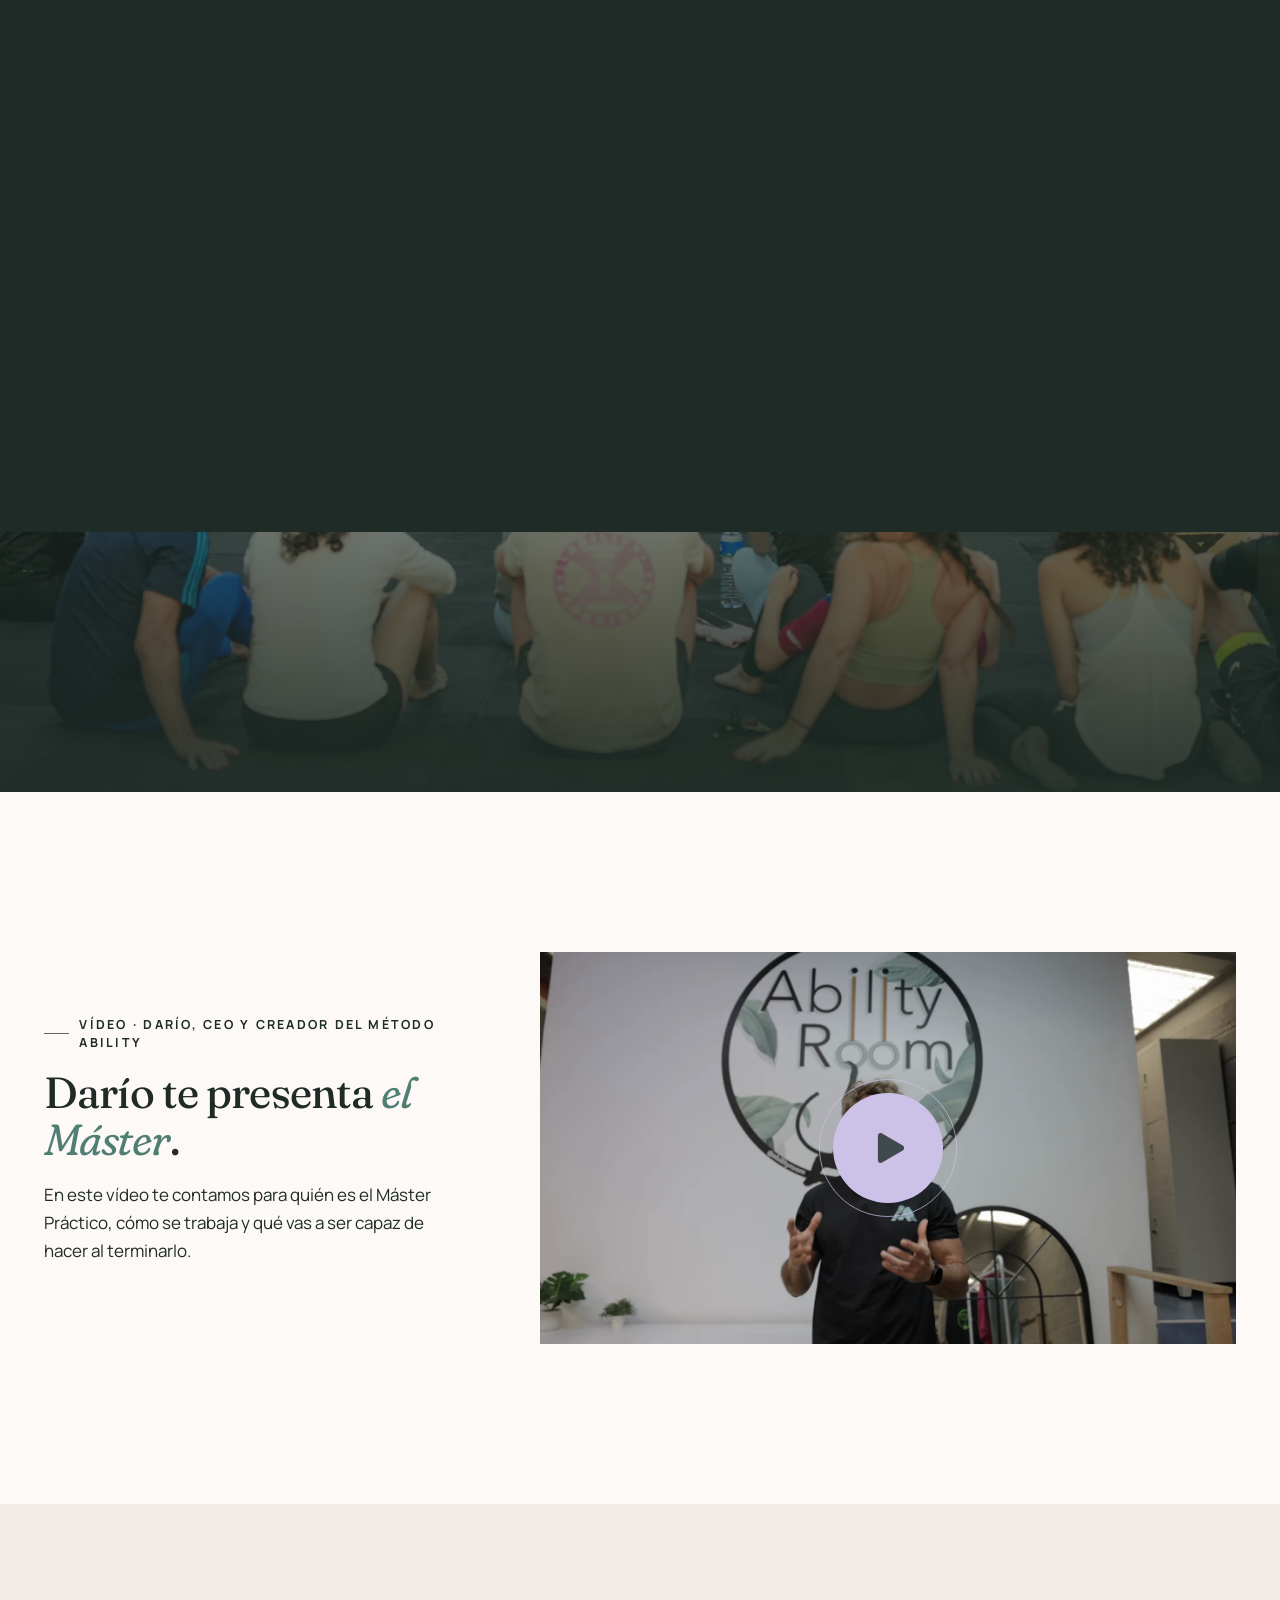
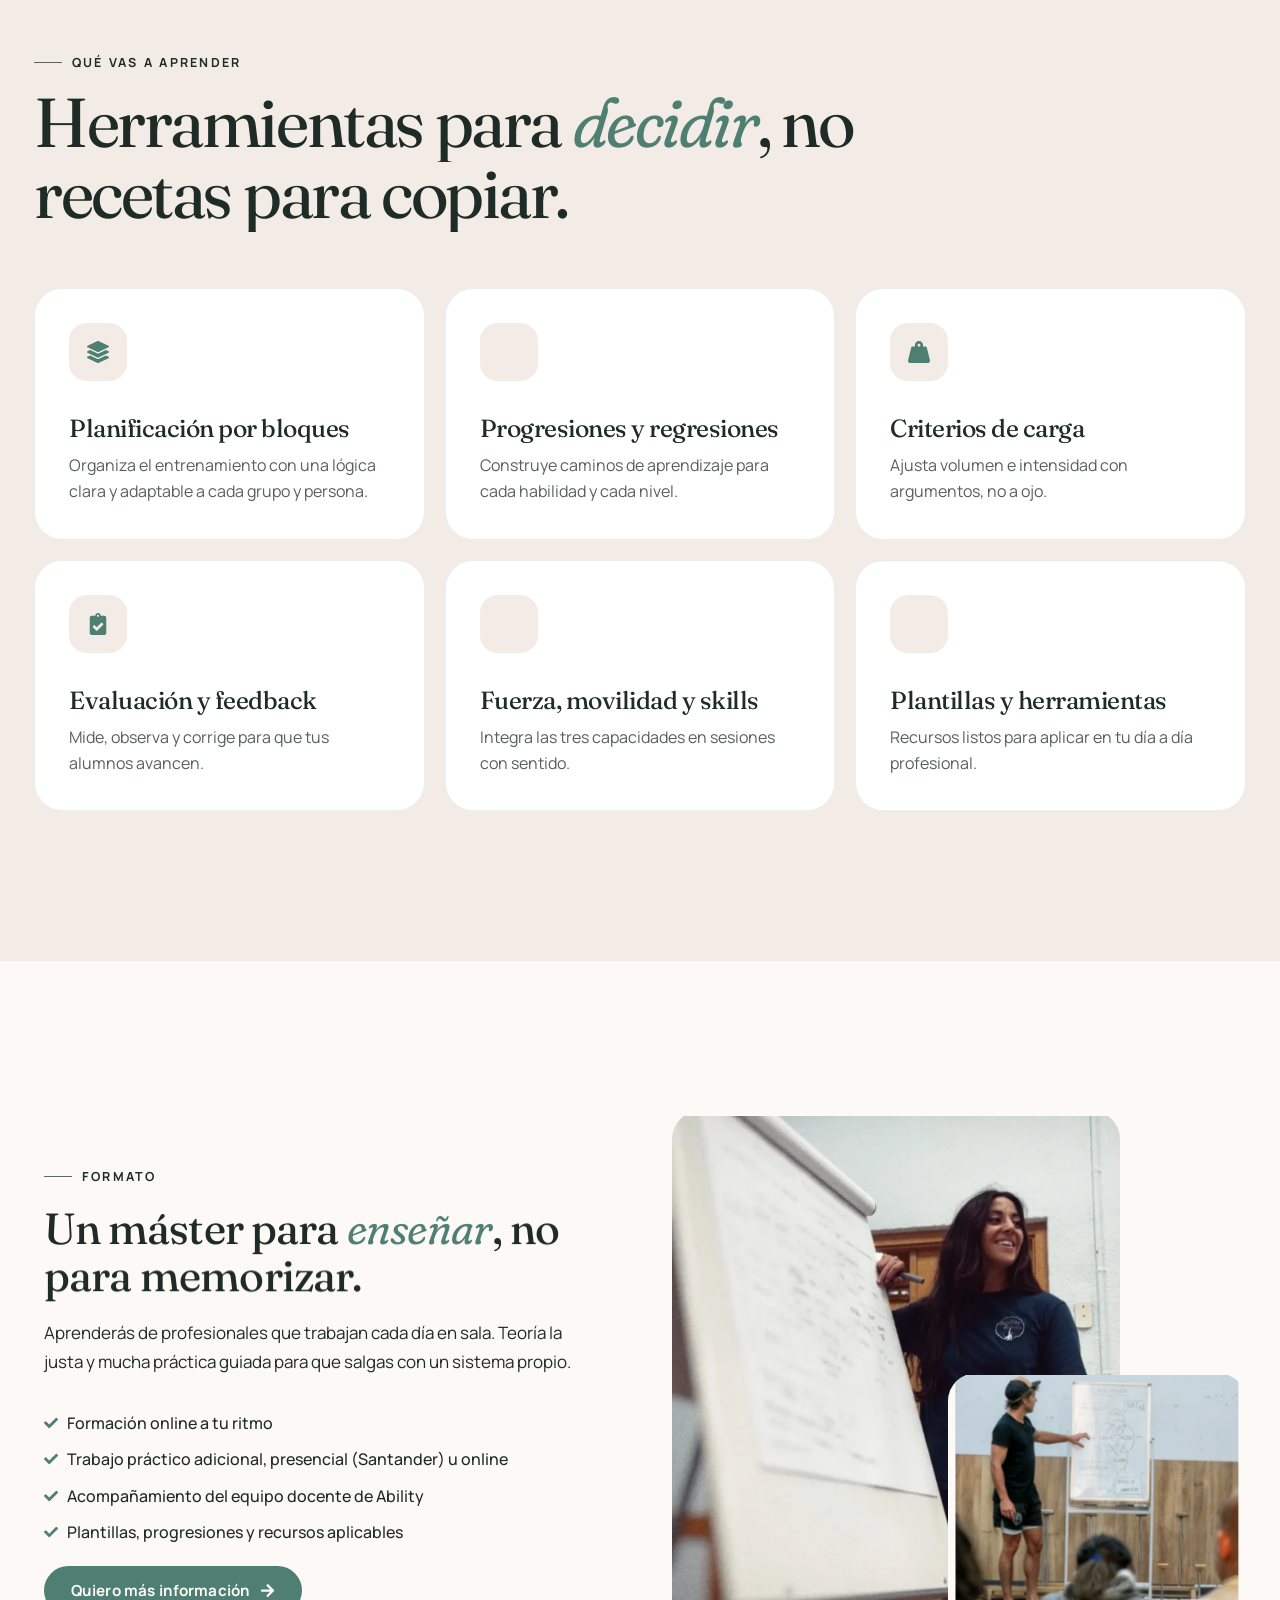
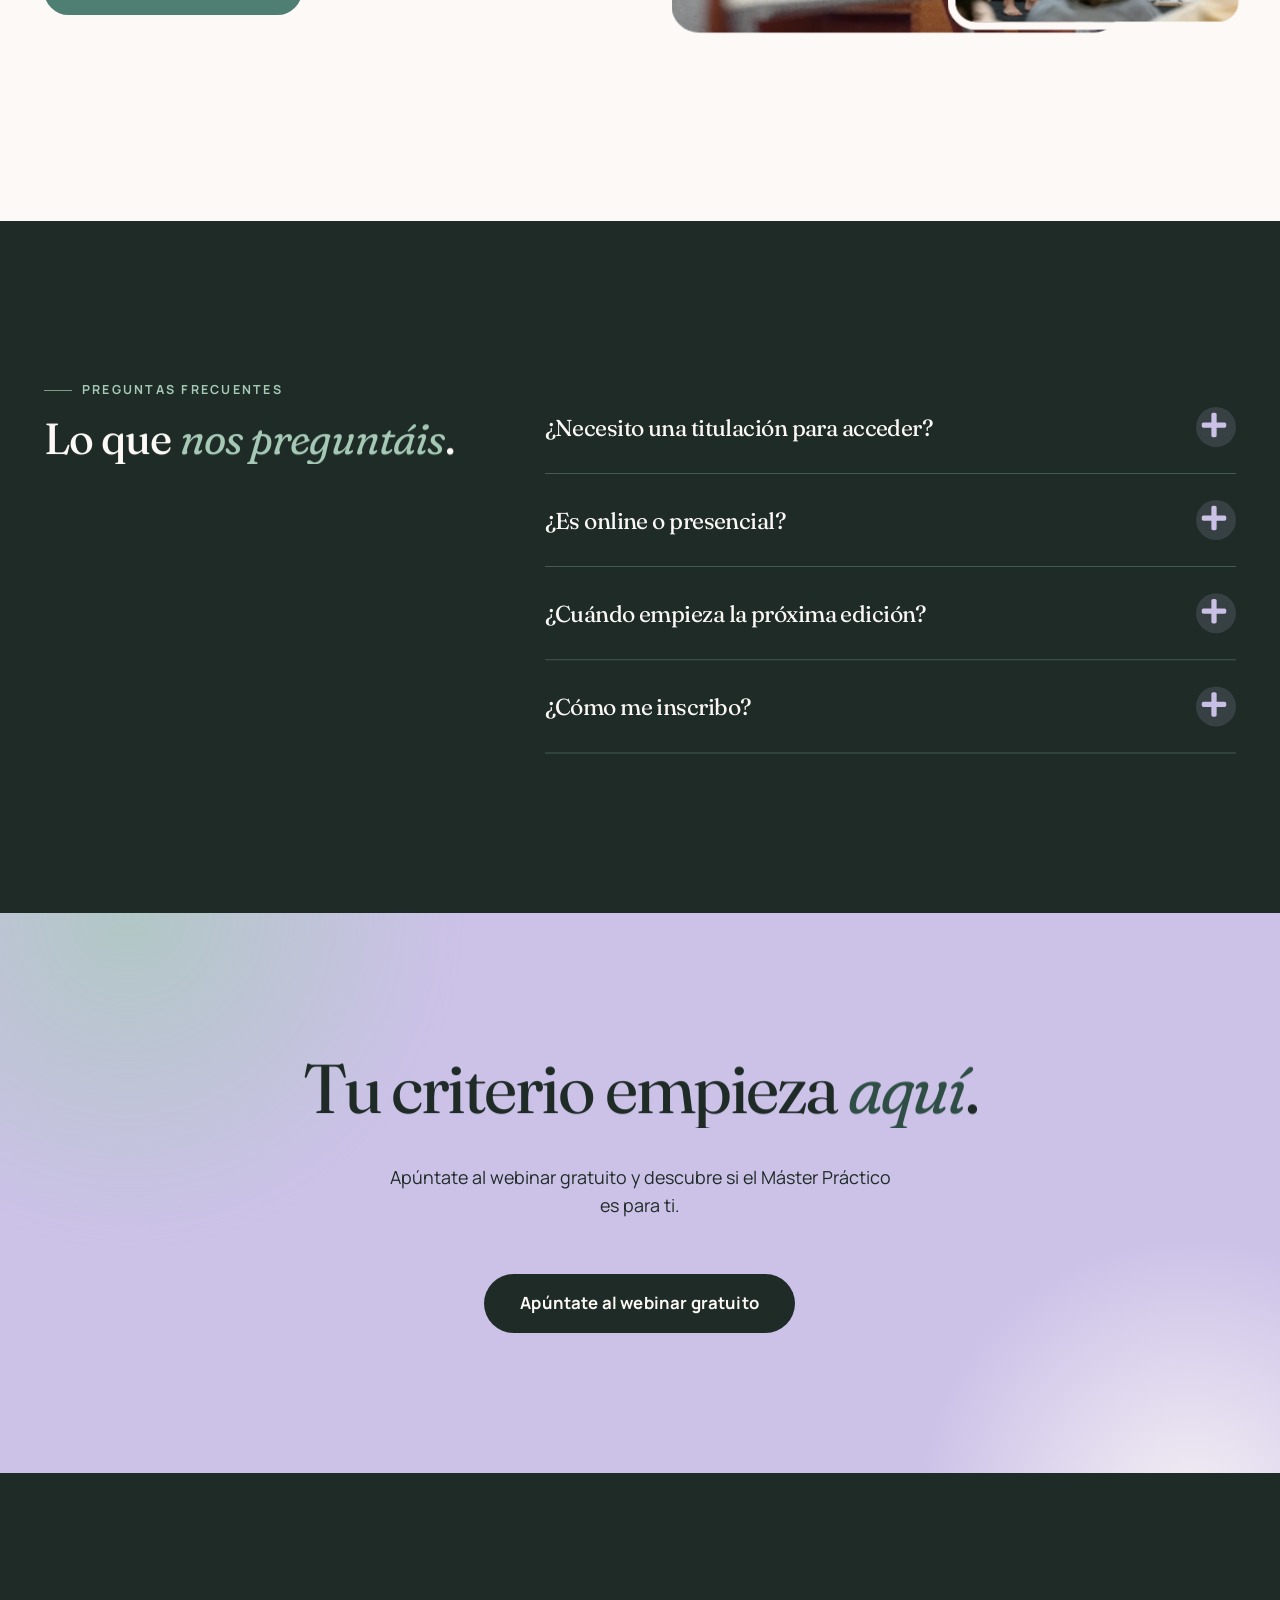
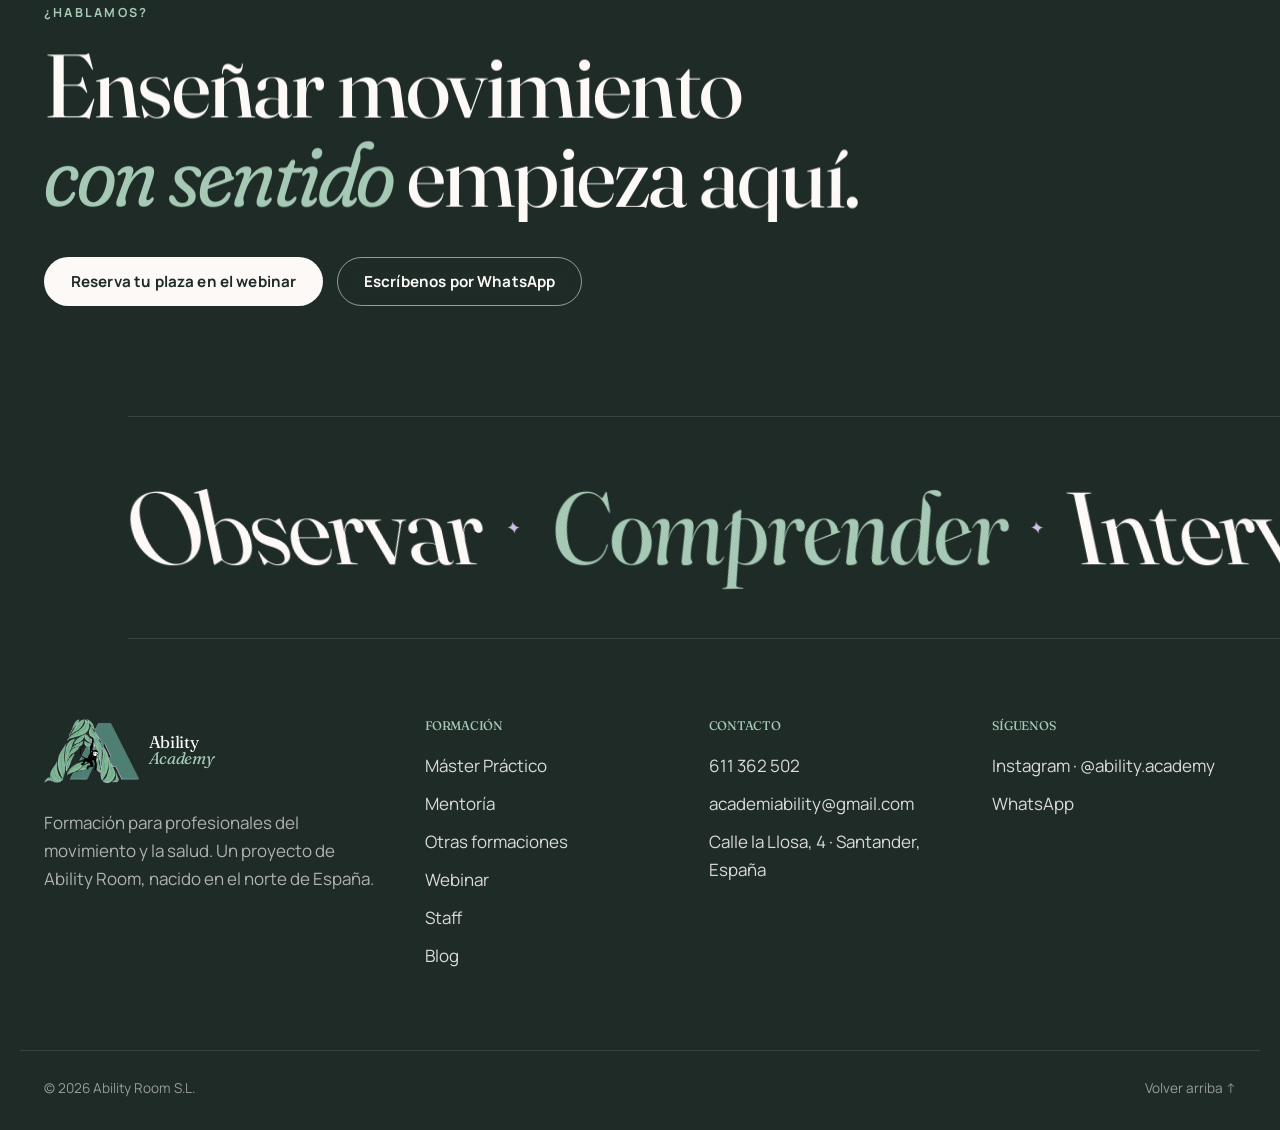
<file: master-practico/index.html>
<!doctype html>
<html lang="en-US">
<head>
	<meta charset="UTF-8">
	<meta name="viewport" content="width=device-width, initial-scale=1">
	<meta name="theme-color" content="#1E2B27">
	<script>if(!matchMedia('(prefers-reduced-motion: reduce)').matches){document.documentElement.classList.add('ab-anim')}</script>
<title>Máster Práctico &#8211; Ability Academy</title>
<meta name='robots' content='max-image-preview:large' />
<meta name="description" content="Máster Práctico de Ability Academy: formación para enseñar movimiento con sentido real. Online, práctico y con criterio.">
<link href='https://fonts.gstatic.com' crossorigin rel='preconnect' />
<link rel='preconnect' href='https://fonts.googleapis.com' />
<style id="wp-img-auto-sizes-contain-inline-css">
img:is([sizes=auto i],[sizes^="auto," i]){contain-intrinsic-size:3000px 1500px}
/*# sourceURL=wp-img-auto-sizes-contain-inline-css */
</style>
<style id="wp-emoji-styles-inline-css">

	img.wp-smiley, img.emoji {
		display: inline !important;
		border: none !important;
		box-shadow: none !important;
		height: 1em !important;
		width: 1em !important;
		margin: 0 0.07em !important;
		vertical-align: -0.1em !important;
		background: none !important;
		padding: 0 !important;
	}
/*# sourceURL=wp-emoji-styles-inline-css */
</style>
<style id="global-styles-inline-css">
:root{--wp--preset--aspect-ratio--square: 1;--wp--preset--aspect-ratio--4-3: 4/3;--wp--preset--aspect-ratio--3-4: 3/4;--wp--preset--aspect-ratio--3-2: 3/2;--wp--preset--aspect-ratio--2-3: 2/3;--wp--preset--aspect-ratio--16-9: 16/9;--wp--preset--aspect-ratio--9-16: 9/16;--wp--preset--color--black: #000000;--wp--preset--color--cyan-bluish-gray: #abb8c3;--wp--preset--color--white: #ffffff;--wp--preset--color--pale-pink: #f78da7;--wp--preset--color--vivid-red: #cf2e2e;--wp--preset--color--luminous-vivid-orange: #ff6900;--wp--preset--color--luminous-vivid-amber: #fcb900;--wp--preset--color--light-green-cyan: #7bdcb5;--wp--preset--color--vivid-green-cyan: #00d084;--wp--preset--color--pale-cyan-blue: #8ed1fc;--wp--preset--color--vivid-cyan-blue: #0693e3;--wp--preset--color--vivid-purple: #9b51e0;--wp--preset--gradient--vivid-cyan-blue-to-vivid-purple: linear-gradient(135deg,rgb(6,147,227) 0%,rgb(155,81,224) 100%);--wp--preset--gradient--light-green-cyan-to-vivid-green-cyan: linear-gradient(135deg,rgb(122,220,180) 0%,rgb(0,208,130) 100%);--wp--preset--gradient--luminous-vivid-amber-to-luminous-vivid-orange: linear-gradient(135deg,rgb(252,185,0) 0%,rgb(255,105,0) 100%);--wp--preset--gradient--luminous-vivid-orange-to-vivid-red: linear-gradient(135deg,rgb(255,105,0) 0%,rgb(207,46,46) 100%);--wp--preset--gradient--very-light-gray-to-cyan-bluish-gray: linear-gradient(135deg,rgb(238,238,238) 0%,rgb(169,184,195) 100%);--wp--preset--gradient--cool-to-warm-spectrum: linear-gradient(135deg,rgb(74,234,220) 0%,rgb(151,120,209) 20%,rgb(207,42,186) 40%,rgb(238,44,130) 60%,rgb(251,105,98) 80%,rgb(254,248,76) 100%);--wp--preset--gradient--blush-light-purple: linear-gradient(135deg,rgb(255,206,236) 0%,rgb(152,150,240) 100%);--wp--preset--gradient--blush-bordeaux: linear-gradient(135deg,rgb(254,205,165) 0%,rgb(254,45,45) 50%,rgb(107,0,62) 100%);--wp--preset--gradient--luminous-dusk: linear-gradient(135deg,rgb(255,203,112) 0%,rgb(199,81,192) 50%,rgb(65,88,208) 100%);--wp--preset--gradient--pale-ocean: linear-gradient(135deg,rgb(255,245,203) 0%,rgb(182,227,212) 50%,rgb(51,167,181) 100%);--wp--preset--gradient--electric-grass: linear-gradient(135deg,rgb(202,248,128) 0%,rgb(113,206,126) 100%);--wp--preset--gradient--midnight: linear-gradient(135deg,rgb(2,3,129) 0%,rgb(40,116,252) 100%);--wp--preset--font-size--small: 13px;--wp--preset--font-size--medium: 20px;--wp--preset--font-size--large: 36px;--wp--preset--font-size--x-large: 42px;--wp--preset--spacing--20: 0.44rem;--wp--preset--spacing--30: 0.67rem;--wp--preset--spacing--40: 1rem;--wp--preset--spacing--50: 1.5rem;--wp--preset--spacing--60: 2.25rem;--wp--preset--spacing--70: 3.38rem;--wp--preset--spacing--80: 5.06rem;--wp--preset--shadow--natural: 6px 6px 9px rgba(0, 0, 0, 0.2);--wp--preset--shadow--deep: 12px 12px 50px rgba(0, 0, 0, 0.4);--wp--preset--shadow--sharp: 6px 6px 0px rgba(0, 0, 0, 0.2);--wp--preset--shadow--outlined: 6px 6px 0px -3px rgb(255, 255, 255), 6px 6px rgb(0, 0, 0);--wp--preset--shadow--crisp: 6px 6px 0px rgb(0, 0, 0);}.wp-block-button{--wp--preset--dimension--25: 25%;--wp--preset--dimension--50: 50%;--wp--preset--dimension--75: 75%;--wp--preset--dimension--100: 100%;}:root { --wp--style--global--content-size: 800px;--wp--style--global--wide-size: 1200px; }:where(body) { margin: 0; }.wp-site-blocks > .alignleft { float: left; margin-right: 2em; }.wp-site-blocks > .alignright { float: right; margin-left: 2em; }.wp-site-blocks > .aligncenter { justify-content: center; margin-left: auto; margin-right: auto; }:where(.wp-site-blocks) > * { margin-block-start: 24px; margin-block-end: 0; }:where(.wp-site-blocks) > :first-child { margin-block-start: 0; }:where(.wp-site-blocks) > :last-child { margin-block-end: 0; }:root { --wp--style--block-gap: 24px; }:root :where(.is-layout-flow) > :first-child{margin-block-start: 0;}:root :where(.is-layout-flow) > :last-child{margin-block-end: 0;}:root :where(.is-layout-flow) > *{margin-block-start: 24px;margin-block-end: 0;}:root :where(.is-layout-constrained) > :first-child{margin-block-start: 0;}:root :where(.is-layout-constrained) > :last-child{margin-block-end: 0;}:root :where(.is-layout-constrained) > *{margin-block-start: 24px;margin-block-end: 0;}:root :where(.is-layout-flex){gap: 24px;}:root :where(.is-layout-grid){gap: 24px;}.is-layout-flow > .alignleft{float: left;margin-inline-start: 0;margin-inline-end: 2em;}.is-layout-flow > .alignright{float: right;margin-inline-start: 2em;margin-inline-end: 0;}.is-layout-flow > .aligncenter{margin-left: auto !important;margin-right: auto !important;}.is-layout-constrained > .alignleft{float: left;margin-inline-start: 0;margin-inline-end: 2em;}.is-layout-constrained > .alignright{float: right;margin-inline-start: 2em;margin-inline-end: 0;}.is-layout-constrained > .aligncenter{margin-left: auto !important;margin-right: auto !important;}.is-layout-constrained > :where(:not(.alignleft):not(.alignright):not(.alignfull)){max-width: var(--wp--style--global--content-size);margin-left: auto !important;margin-right: auto !important;}.is-layout-constrained > .alignwide{max-width: var(--wp--style--global--wide-size);}body .is-layout-flex{display: flex;}.is-layout-flex{flex-wrap: wrap;align-items: center;}.is-layout-flex > :is(*, div){margin: 0;}body .is-layout-grid{display: grid;}.is-layout-grid > :is(*, div){margin: 0;}body{padding-top: 0px;padding-right: 0px;padding-bottom: 0px;padding-left: 0px;}:root :where(.wp-element-button, .wp-block-button__link){background-color: #32373c;border-width: 0;color: #fff;font-family: inherit;font-size: inherit;font-style: inherit;font-weight: inherit;letter-spacing: inherit;line-height: inherit;padding-top: calc(0.667em + 2px);padding-right: calc(1.333em + 2px);padding-bottom: calc(0.667em + 2px);padding-left: calc(1.333em + 2px);text-decoration: none;text-transform: inherit;}.has-black-color{color: var(--wp--preset--color--black) !important;}.has-cyan-bluish-gray-color{color: var(--wp--preset--color--cyan-bluish-gray) !important;}.has-white-color{color: var(--wp--preset--color--white) !important;}.has-pale-pink-color{color: var(--wp--preset--color--pale-pink) !important;}.has-vivid-red-color{color: var(--wp--preset--color--vivid-red) !important;}.has-luminous-vivid-orange-color{color: var(--wp--preset--color--luminous-vivid-orange) !important;}.has-luminous-vivid-amber-color{color: var(--wp--preset--color--luminous-vivid-amber) !important;}.has-light-green-cyan-color{color: var(--wp--preset--color--light-green-cyan) !important;}.has-vivid-green-cyan-color{color: var(--wp--preset--color--vivid-green-cyan) !important;}.has-pale-cyan-blue-color{color: var(--wp--preset--color--pale-cyan-blue) !important;}.has-vivid-cyan-blue-color{color: var(--wp--preset--color--vivid-cyan-blue) !important;}.has-vivid-purple-color{color: var(--wp--preset--color--vivid-purple) !important;}.has-black-background-color{background-color: var(--wp--preset--color--black) !important;}.has-cyan-bluish-gray-background-color{background-color: var(--wp--preset--color--cyan-bluish-gray) !important;}.has-white-background-color{background-color: var(--wp--preset--color--white) !important;}.has-pale-pink-background-color{background-color: var(--wp--preset--color--pale-pink) !important;}.has-vivid-red-background-color{background-color: var(--wp--preset--color--vivid-red) !important;}.has-luminous-vivid-orange-background-color{background-color: var(--wp--preset--color--luminous-vivid-orange) !important;}.has-luminous-vivid-amber-background-color{background-color: var(--wp--preset--color--luminous-vivid-amber) !important;}.has-light-green-cyan-background-color{background-color: var(--wp--preset--color--light-green-cyan) !important;}.has-vivid-green-cyan-background-color{background-color: var(--wp--preset--color--vivid-green-cyan) !important;}.has-pale-cyan-blue-background-color{background-color: var(--wp--preset--color--pale-cyan-blue) !important;}.has-vivid-cyan-blue-background-color{background-color: var(--wp--preset--color--vivid-cyan-blue) !important;}.has-vivid-purple-background-color{background-color: var(--wp--preset--color--vivid-purple) !important;}.has-black-border-color{border-color: var(--wp--preset--color--black) !important;}.has-cyan-bluish-gray-border-color{border-color: var(--wp--preset--color--cyan-bluish-gray) !important;}.has-white-border-color{border-color: var(--wp--preset--color--white) !important;}.has-pale-pink-border-color{border-color: var(--wp--preset--color--pale-pink) !important;}.has-vivid-red-border-color{border-color: var(--wp--preset--color--vivid-red) !important;}.has-luminous-vivid-orange-border-color{border-color: var(--wp--preset--color--luminous-vivid-orange) !important;}.has-luminous-vivid-amber-border-color{border-color: var(--wp--preset--color--luminous-vivid-amber) !important;}.has-light-green-cyan-border-color{border-color: var(--wp--preset--color--light-green-cyan) !important;}.has-vivid-green-cyan-border-color{border-color: var(--wp--preset--color--vivid-green-cyan) !important;}.has-pale-cyan-blue-border-color{border-color: var(--wp--preset--color--pale-cyan-blue) !important;}.has-vivid-cyan-blue-border-color{border-color: var(--wp--preset--color--vivid-cyan-blue) !important;}.has-vivid-purple-border-color{border-color: var(--wp--preset--color--vivid-purple) !important;}.has-vivid-cyan-blue-to-vivid-purple-gradient-background{background: var(--wp--preset--gradient--vivid-cyan-blue-to-vivid-purple) !important;}.has-light-green-cyan-to-vivid-green-cyan-gradient-background{background: var(--wp--preset--gradient--light-green-cyan-to-vivid-green-cyan) !important;}.has-luminous-vivid-amber-to-luminous-vivid-orange-gradient-background{background: var(--wp--preset--gradient--luminous-vivid-amber-to-luminous-vivid-orange) !important;}.has-luminous-vivid-orange-to-vivid-red-gradient-background{background: var(--wp--preset--gradient--luminous-vivid-orange-to-vivid-red) !important;}.has-very-light-gray-to-cyan-bluish-gray-gradient-background{background: var(--wp--preset--gradient--very-light-gray-to-cyan-bluish-gray) !important;}.has-cool-to-warm-spectrum-gradient-background{background: var(--wp--preset--gradient--cool-to-warm-spectrum) !important;}.has-blush-light-purple-gradient-background{background: var(--wp--preset--gradient--blush-light-purple) !important;}.has-blush-bordeaux-gradient-background{background: var(--wp--preset--gradient--blush-bordeaux) !important;}.has-luminous-dusk-gradient-background{background: var(--wp--preset--gradient--luminous-dusk) !important;}.has-pale-ocean-gradient-background{background: var(--wp--preset--gradient--pale-ocean) !important;}.has-electric-grass-gradient-background{background: var(--wp--preset--gradient--electric-grass) !important;}.has-midnight-gradient-background{background: var(--wp--preset--gradient--midnight) !important;}.has-small-font-size{font-size: var(--wp--preset--font-size--small) !important;}.has-medium-font-size{font-size: var(--wp--preset--font-size--medium) !important;}.has-large-font-size{font-size: var(--wp--preset--font-size--large) !important;}.has-x-large-font-size{font-size: var(--wp--preset--font-size--x-large) !important;}
:root :where(.wp-block-icon svg){width: 24px;}
:root :where(.wp-block-pullquote){font-size: 1.5em;line-height: 1.6;}
/*# sourceURL=global-styles-inline-css */
</style>
<link rel='stylesheet' id='hello-elementor-css' href='../wp-content/themes/hello-elementor/assets/css/reset.css' media='all' />
<link rel='stylesheet' id='hello-elementor-theme-style-css' href='../wp-content/themes/hello-elementor/assets/css/theme.css' media='all' />
<link rel='stylesheet' id='hello-elementor-header-footer-css' href='../wp-content/themes/hello-elementor/assets/css/header-footer.css' media='all' />
<link rel='stylesheet' id='elementor-frontend-css' href='../wp-content/plugins/elementor/assets/css/frontend.min.css' media='all' />
<style id="elementor-frontend-inline-css">
.e-heading-base a, .e-paragraph-base a { all: unset; cursor: pointer; }.elementor :where(.e-svg-base) { width: var(--e-svg-width, 65px); height: var(--e-svg-height, 65px); }form[data-element_type="e-form"].form-state-success [data-element_type="e-form-success-message"],form[data-element_type="e-form"].form-state-error [data-element_type="e-form-error-message"]{ display: block; }.elementor-edit-mode [data-element_type="e-form-success-message"]:is(.elementor-element-editable, :has(.elementor-element-editable), :has(> .elementor-empty-view)),.elementor-edit-mode [data-element_type="e-form-error-message"]:is(.elementor-element-editable, :has(.elementor-element-editable), :has(> .elementor-empty-view)){ display: block; }.e-background-video { position: relative; overflow: hidden; }.e-background-video__media { position: absolute; inset: 0; width: 100%; height: 100%; object-fit: cover; pointer-events: none; z-index: 0; }.e-background-video__content { position: relative; z-index: 1; flex: 1 1 auto; }.elementor-edit-mode .e-background-video__content.e-atomic-element:has(> .elementor-empty-view) { display: flex; flex-direction: column; flex: 1 1 auto; min-height: 0; }.elementor-edit-mode .e-background-video__content.e-atomic-element:has(> .elementor-empty-view) > .elementor-empty-view.elementor-empty-view { position: relative; flex: 1 1 auto; min-height: 120px; height: auto; width: 100%; }.elementor-edit-mode .e-background-video__content.e-atomic-element:has(> .elementor-empty-view) > .elementor-empty-view > .elementor-first-add { position: absolute; inset: 0; width: 100%; height: 100%; }.e-background-video__controls { z-index: 2; }.e-background-video__play, .e-background-video__pause { appearance: none; -webkit-appearance: none; }.e-background-video.e-background-video--playing .e-background-video__play { display: none; }.e-background-video.e-background-video--paused .e-background-video__pause { display: none; }.e-background-video:not(.e-background-video--playing):not(.e-background-video--paused) .e-background-video__controls,.e-background-video:not(.e-background-video--playing):not(.e-background-video--paused) .e-background-video__play,.e-background-video:not(.e-background-video--playing):not(.e-background-video--paused) .e-background-video__pause { display: none; }.e-accordion-item-header-base { list-style: none; }.e-accordion-item-header-base::-webkit-details-marker { display: none; }.e-accordion-item-base { interpolate-size: allow-keywords; }.e-accordion-item-base::details-content {block-size: 0; overflow: hidden;transition: block-size .3s ease, content-visibility .3s ease allow-discrete;}.e-accordion-item-base[open]::details-content { block-size: auto; }.e-accordion-item-icon-base, .e-accordion-item-icon-open-base { --e-svg-width: auto; --e-svg-height: 100%; }:where(.e-accordion-item-icon-base, .e-accordion-item-icon-open-base) .e-svg-base { max-width: 100%; }.e-accordion-item-icon-base.e-accordion-item-icon-base .e-svg-base svg, .e-accordion-item-icon-open-base.e-accordion-item-icon-open-base .e-svg-base svg { width: auto !important; }.e-accordion-item-icon-base svg, .e-accordion-item-icon-open-base svg { transition: transform .3s ease; }.e-accordion-item-base:not([open]) > summary :is(.e-accordion-item-icon-base, .e-accordion-item-icon-open-base) svg { transform: rotate(var(--e-accordion-icon-rotation-closed)); }.e-accordion-item-base[open] > summary :is(.e-accordion-item-icon-base, .e-accordion-item-icon-open-base) svg { transform: rotate(var(--e-accordion-icon-rotation, 180deg)); }.e-accordion-item-header-base.e-accordion-item-header-base:has(> .e-accordion-item-icon-open-base) { display: grid; grid-template-columns: minmax(0, 1fr) auto; align-items: center; }.e-accordion-item-header-base:has(> .e-accordion-item-icon-open-base) > .e-accordion-item-title-base { grid-column: 1; grid-row: 1; }.e-accordion-item-header-base:has(> .e-accordion-item-icon-open-base) > :is(.e-accordion-item-icon-base, .e-accordion-item-icon-open-base) { grid-column: 2; grid-row: 1; }.e-accordion-item-base .e-accordion-item-icon-open-base.e-accordion-item-icon-open-base { visibility: hidden; }.e-accordion-item-base[open] > summary .e-accordion-item-icon-open-base { visibility: visible; }.e-accordion-item-base[open] > summary:has(.e-accordion-item-icon-open-base) .e-accordion-item-icon-base { visibility: hidden; }.e-list-item-marker-base { --e-svg-width: 0.6em; --e-svg-height: 0.6em; }:where(.e-list-item-marker-base) .e-svg-base { flex-shrink: 0; }.e-list-item-marker-base .e-svg-base svg { display: block; }
/*# sourceURL=elementor-frontend-inline-css */
</style>
<link rel='stylesheet' id='elementor-post-5-css' href='../wp-content/uploads/elementor/css/post-5.css' media='all' />
<link rel='stylesheet' id='ability-fonts-css' href='https://fonts.googleapis.com/css2?family=Fraunces:ital,opsz,wght@0,9..144,300..800;1,9..144,300..800&#038;family=Manrope:wght@300..800&#038;display=swap' media='all' />
<link rel='stylesheet' id='ability-main-css' href='../wp-content/themes/ability-academy/assets/css/ability.css' media='all' />
<link rel='stylesheet' id='widget-heading-css' href='../wp-content/plugins/elementor/assets/css/widget-heading.min.css' media='all' />
<link rel='stylesheet' id='widget-video-css' href='../wp-content/plugins/elementor/assets/css/widget-video.min.css' media='all' />
<link rel='stylesheet' id='widget-icon-box-css' href='../wp-content/plugins/elementor/assets/css/widget-icon-box.min.css' media='all' />
<link rel='stylesheet' id='widget-icon-list-css' href='../wp-content/plugins/elementor/assets/css/widget-icon-list.min.css' media='all' />
<link rel='stylesheet' id='widget-image-css' href='../wp-content/plugins/elementor/assets/css/widget-image.min.css' media='all' />
<link rel='stylesheet' id='widget-toggle-css' href='../wp-content/plugins/elementor/assets/css/widget-toggle.min.css' media='all' />
<link rel='stylesheet' id='elementor-post-34-css' href='../wp-content/uploads/elementor/css/post-34.css' media='all' />
<link rel='stylesheet' id='base-desktop-css' href='../wp-content/uploads/elementor/css/base-desktop.css' media='all' />
<link rel='stylesheet' id='base-mobile-css' href='../wp-content/uploads/elementor/css/base-mobile.css' media='(max-width:767px)' />
<link rel='stylesheet' id='elementor-gf-fraunces-css' href='https://fonts.googleapis.com/css?family=Fraunces:100,100italic,200,200italic,300,300italic,400,400italic,500,500italic,600,600italic,700,700italic,800,800italic,900,900italic&#038;display=swap' media='all' />
<link rel='stylesheet' id='elementor-gf-manrope-css' href='https://fonts.googleapis.com/css?family=Manrope:100,100italic,200,200italic,300,300italic,400,400italic,500,500italic,600,600italic,700,700italic,800,800italic,900,900italic&#038;display=swap' media='all' />
<script id="jquery-core-js" src="../wp-includes/js/jquery/jquery.min.js"></script>
<script id="jquery-migrate-js" src="../wp-includes/js/jquery/jquery-migrate.min.js"></script>
<link rel="canonical" href="../master-practico/index.html" />
<style>
				.e-con.e-parent:nth-of-type(n+4):not(.e-lazyloaded):not(.e-no-lazyload),
				.e-con.e-parent:nth-of-type(n+4):not(.e-lazyloaded):not(.e-no-lazyload) * {
					background-image: none !important;
				}
				@media screen and (max-height: 1024px) {
					.e-con.e-parent:nth-of-type(n+3):not(.e-lazyloaded):not(.e-no-lazyload),
					.e-con.e-parent:nth-of-type(n+3):not(.e-lazyloaded):not(.e-no-lazyload) * {
						background-image: none !important;
					}
				}
				@media screen and (max-height: 640px) {
					.e-con.e-parent:nth-of-type(n+2):not(.e-lazyloaded):not(.e-no-lazyload),
					.e-con.e-parent:nth-of-type(n+2):not(.e-lazyloaded):not(.e-no-lazyload) * {
						background-image: none !important;
					}
				}
			</style>
			<link rel="icon" href="../wp-content/uploads/2026/11/ability-site-icon-150x150.png" sizes="32x32" />
<link rel="icon" href="../wp-content/uploads/2026/11/ability-site-icon-300x300.png" sizes="192x192" />
<link rel="apple-touch-icon" href="../wp-content/uploads/2026/11/ability-site-icon-300x300.png" />
<meta name="msapplication-TileImage" content="../wp-content/uploads/2026/11/ability-site-icon-300x300.png" />
</head>
<body class="wp-singular page-template page-template-elementor_header_footer page page-id-34 wp-custom-logo wp-embed-responsive wp-theme-hello-elementor wp-child-theme-ability-academy ability hello-elementor-default elementor-default elementor-template-full-width elementor-kit-5 elementor-page elementor-page-34">

<div class="ab-loader" aria-hidden="true">
	<div class="ab-loader__inner">
		<img fetchpriority="high" class="ab-loader__logo" src="../wp-content/themes/ability-academy/assets/img/logo-ability-academy.webp" width="640" height="432" alt="">
		<span class="ab-loader__word">Ability</span>
		<span class="ab-loader__word ab-loader__word--em">Academy</span>
		<span class="ab-loader__bar"><i></i></span>
	</div>
</div>

<div class="ab-progress" aria-hidden="true"><i></i></div>
<div class="ab-cursor" aria-hidden="true"><span class="ab-cursor__label"></span></div>

<a class="skip-link screen-reader-text" href="#content">Saltar al contenido</a>

<header class="ab-header" id="ab-header">
	<div class="ab-header__bar">
		<a class="ab-logo" href="../index.html" aria-label="Ability Academy"><img width="300" height="203" src="../wp-content/uploads/2026/11/ability-logo-ability-academy-300x203.png" class="ab-logo__img" alt="Ability Academy" decoding="async" srcset="../wp-content/uploads/2026/11/ability-logo-ability-academy-300x203.png 300w, ../wp-content/uploads/2026/11/ability-logo-ability-academy.png 640w" sizes="(max-width: 300px) 100vw, 300px" /><span class="ab-logo__text">Ability<br><em>Academy</em></span></a>
		<nav class="ab-nav" aria-label="Principal">
			<ul id="menu-ability-principal" class="ab-nav__list"><li id="menu-item-67" class="menu-item menu-item-type-post_type menu-item-object-page current-menu-item page_item page-item-34 current_page_item menu-item-67"><a href="../master-practico/index.html" aria-current="page">Máster Práctico</a></li>
<li id="menu-item-68" class="menu-item menu-item-type-post_type menu-item-object-page menu-item-68"><a href="../mentoria/index.html">Mentoría</a></li>
<li id="menu-item-69" class="menu-item menu-item-type-post_type menu-item-object-page menu-item-69"><a href="../otras-formaciones/index.html">Otras formaciones</a></li>
<li id="menu-item-70" class="menu-item menu-item-type-post_type menu-item-object-page menu-item-70"><a href="../staff/index.html">Staff</a></li>
<li id="menu-item-71" class="menu-item menu-item-type-post_type menu-item-object-page menu-item-71"><a href="../blog/index.html">Blog</a></li>
<li id="menu-item-72" class="menu-item menu-item-type-post_type menu-item-object-page menu-item-72"><a href="../contacto/index.html">Contacto</a></li>
</ul>		</nav>

		<div class="ab-header__actions">
			<a class="ab-btn ab-btn--lavender ab-magnetic" href="../webinar/index.html">
				<span class="ab-btn__dot"></span>Webinar gratuito			</a>
			<button class="ab-burger" aria-label="Abrir menú" aria-expanded="false" aria-controls="ab-overlay">
				<span></span><span></span>
			</button>
		</div>
	</div>
</header>

<div class="ab-overlay" id="ab-overlay" aria-hidden="true">
	<div class="ab-overlay__bg"></div>
	<div class="ab-overlay__content">
		<ul id="menu-ability-principal-1" class="ab-overlay__list ab-nav__list"><li class="menu-item menu-item-type-post_type menu-item-object-page current-menu-item page_item page-item-34 current_page_item menu-item-67"><a href="../master-practico/index.html" aria-current="page">Máster Práctico</a></li>
<li class="menu-item menu-item-type-post_type menu-item-object-page menu-item-68"><a href="../mentoria/index.html">Mentoría</a></li>
<li class="menu-item menu-item-type-post_type menu-item-object-page menu-item-69"><a href="../otras-formaciones/index.html">Otras formaciones</a></li>
<li class="menu-item menu-item-type-post_type menu-item-object-page menu-item-70"><a href="../staff/index.html">Staff</a></li>
<li class="menu-item menu-item-type-post_type menu-item-object-page menu-item-71"><a href="../blog/index.html">Blog</a></li>
<li class="menu-item menu-item-type-post_type menu-item-object-page menu-item-72"><a href="../contacto/index.html">Contacto</a></li>
</ul>		<div class="ab-overlay__foot">
			<a class="ab-btn ab-btn--lavender" href="../webinar/index.html">Apúntate al webinar</a>
			<div class="ab-overlay__social">
				<a href="https://www.instagram.com/ability.academy/" target="_blank" rel="noopener">Instagram</a>
				<a href="https://wa.me/34611362502" target="_blank" rel="noopener">WhatsApp</a>
				<a href="mailto:academiability@gmail.com">Email</a>
			</div>
		</div>
	</div>
</div>

<main id="content" class="ab-main">
		<div data-elementor-type="wp-page" data-elementor-id="34" class="elementor elementor-34">
				<section class="elementor-element elementor-element-e96b48d e-con-full ab-hero ab-hero--page  e-flex e-con e-parent" data-id="e96b48d" data-element_type="container" data-e-type="container" data-settings="{&quot;background_background&quot;:&quot;classic&quot;}">
		<div class="elementor-element elementor-element-65f3ad2 e-con-full ab-hero__inner e-flex e-con e-child" data-id="65f3ad2" data-element_type="container" data-e-type="container">
				<div class="elementor-element elementor-element-38153e4 ab-eyebrow  elementor-widget elementor-widget-heading" data-id="38153e4" data-element_type="widget" data-e-type="widget" data-widget_type="heading.default">
					<p class="elementor-heading-title elementor-size-default">Máster Práctico · Online</p>				</div>
				<div class="elementor-element elementor-element-bb8cd9f ab-display ab-hero__title ab-split elementor-widget elementor-widget-heading" data-id="bb8cd9f" data-element_type="widget" data-e-type="widget" data-widget_type="heading.default">
					<h1 class="elementor-heading-title elementor-size-default">Formación para enseñar movimiento <em>con sentido real</em>.</h1>				</div>
				<div class="elementor-element elementor-element-4f0475b ab-hero__sub ab-fade elementor-widget elementor-widget-text-editor" data-id="4f0475b" data-element_type="widget" data-e-type="widget" data-widget_type="text-editor.default">
									<p>Desarrolla la capacidad de observar, comprender e intervenir con criterio en cualquier persona.</p>								</div>
		<div class="elementor-element elementor-element-d27c116 e-con-full ab-hero__buttons ab-fade e-flex e-con e-child" data-id="d27c116" data-element_type="container" data-e-type="container">
				<div class="elementor-element elementor-element-212606d ab-button ab-button--lavender ab-magnetic  elementor-widget elementor-widget-button" data-id="212606d" data-element_type="widget" data-e-type="widget" data-widget_type="button.default">
										<a class="elementor-button elementor-button-link elementor-size-md" href="../webinar/index.html">
						<span class="elementor-button-content-wrapper">
									<span class="elementor-button-text">Reserva plaza en el webinar</span>
					</span>
					</a>
								</div>
				<div class="elementor-element elementor-element-a49da28 ab-button ab-button--ghost ab-magnetic  elementor-widget elementor-widget-button" data-id="a49da28" data-element_type="widget" data-e-type="widget" data-widget_type="button.default">
										<a class="elementor-button elementor-button-link elementor-size-md" href="#programa">
						<span class="elementor-button-content-wrapper">
									<span class="elementor-button-text">Ver el programa</span>
					</span>
					</a>
								</div>
				</div>
				</div>
				</section>
		<section class="elementor-element elementor-element-552826a e-con-boxed ab-sec ab-ceo e-flex e-con e-parent" data-id="552826a" data-element_type="container" data-e-type="container" id="ab-next" data-settings="{&quot;background_background&quot;:&quot;classic&quot;}">
					<div class="e-con-inner">
		<div class="elementor-element elementor-element-c1b08ae e-con-full e-flex e-con e-child" data-id="c1b08ae" data-element_type="container" data-e-type="container">
		<div class="elementor-element elementor-element-2749b7c e-con-full e-flex e-con e-child" data-id="2749b7c" data-element_type="container" data-e-type="container">
				<div class="elementor-element elementor-element-7ce2e49 ab-eyebrow  elementor-widget elementor-widget-heading" data-id="7ce2e49" data-element_type="widget" data-e-type="widget" data-widget_type="heading.default">
					<p class="elementor-heading-title elementor-size-default">Vídeo · Darío, CEO y creador del Método Ability</p>				</div>
				<div class="elementor-element elementor-element-105a805 ab-h2 ab-split elementor-widget elementor-widget-heading" data-id="105a805" data-element_type="widget" data-e-type="widget" data-widget_type="heading.default">
					<h2 class="elementor-heading-title elementor-size-default">Darío te presenta <em>el Máster</em>.</h2>				</div>
				<div class="elementor-element elementor-element-93d21c0 ab-fade elementor-widget elementor-widget-text-editor" data-id="93d21c0" data-element_type="widget" data-e-type="widget" data-widget_type="text-editor.default">
									<p>En este vídeo te contamos para quién es el Máster Práctico, cómo se trabaja y qué vas a ser capaz de hacer al terminarlo.</p>								</div>
				</div>
		<div class="elementor-element elementor-element-3e38ef3 e-con-full ab-ceo__media e-flex e-con e-child" data-id="3e38ef3" data-element_type="container" data-e-type="container">
				<div class="elementor-element elementor-element-aac1537 ab-video  elementor-widget elementor-widget-video" data-id="aac1537" data-element_type="widget" data-e-type="widget" data-settings="{&quot;video_type&quot;:&quot;hosted&quot;,&quot;controls&quot;:&quot;yes&quot;,&quot;show_image_overlay&quot;:&quot;yes&quot;,&quot;image_overlay&quot;:{&quot;url&quot;:&quot;..\/wp-content\/uploads\/2026\/11\/ability-poster-ceo-master.webp&quot;,&quot;id&quot;:12,&quot;size&quot;:&quot;&quot;,&quot;alt&quot;:&quot;&quot;,&quot;source&quot;:&quot;library&quot;}}" data-widget_type="video.default">
							<div class="e-hosted-video elementor-wrapper elementor-open-inline">
					<video class="elementor-video" src="../wp-content/uploads/2026/11/ability-ceo-master.mp4" controls="" preload="metadata" controlsList="nodownload"></video>
						<div class="elementor-custom-embed-image-overlay" style="background-image: url(../wp-content/uploads/2026/11/ability-poster-ceo-master.webp);">
																<div class="elementor-custom-embed-play" role="button" aria-label="Play Video" tabindex="0">
							<svg aria-hidden="true" class="e-font-icon-svg e-fas-play" viewBox="0 0 448 512" xmlns="http://www.w3.org/2000/svg"><path d="M424.4 214.7L72.4 6.6C43.8-10.3 0 6.1 0 47.9V464c0 37.5 40.7 60.1 72.4 41.3l352-208c31.4-18.5 31.5-64.1 0-82.6z"></path></svg>						</div>
									</div>
					</div>
						</div>
				</div>
				</div>
					</div>
				</section>
		<section class="elementor-element elementor-element-a0197de e-con-boxed ab-sec ab-learn e-flex e-con e-parent" data-id="a0197de" data-element_type="container" data-e-type="container" id="programa" data-settings="{&quot;background_background&quot;:&quot;classic&quot;}">
					<div class="e-con-inner">
		<div class="elementor-element elementor-element-ef8ef9c e-con-full ab-sec__head e-flex e-con e-child" data-id="ef8ef9c" data-element_type="container" data-e-type="container">
				<div class="elementor-element elementor-element-d89fc25 ab-eyebrow  elementor-widget elementor-widget-heading" data-id="d89fc25" data-element_type="widget" data-e-type="widget" data-widget_type="heading.default">
					<p class="elementor-heading-title elementor-size-default">Qué vas a aprender</p>				</div>
				<div class="elementor-element elementor-element-6c175e1 ab-display ab-split elementor-widget elementor-widget-heading" data-id="6c175e1" data-element_type="widget" data-e-type="widget" data-widget_type="heading.default">
					<h2 class="elementor-heading-title elementor-size-default">Herramientas para <em>decidir</em>, no recetas para copiar.</h2>				</div>
				</div>
		<div class="elementor-element elementor-element-1ca1e23 e-con-full ab-grid3 e-flex e-con e-child" data-id="1ca1e23" data-element_type="container" data-e-type="container">
		<div class="elementor-element elementor-element-167e314 e-con-full ab-tile e-flex e-con e-child" data-id="167e314" data-element_type="container" data-e-type="container">
				<div class="elementor-element elementor-element-8306958 elementor-position-block-start ab-iconbox ab-tile__box elementor-view-default elementor-mobile-position-block-start elementor-widget elementor-widget-icon-box" data-id="8306958" data-element_type="widget" data-e-type="widget" data-widget_type="icon-box.default">
							<div class="elementor-icon-box-wrapper">

						<div class="elementor-icon-box-icon">
				<span  class="elementor-icon">
				<svg aria-hidden="true" class="e-font-icon-svg e-fas-layer-group" viewBox="0 0 512 512" xmlns="http://www.w3.org/2000/svg"><path d="M12.41 148.02l232.94 105.67c6.8 3.09 14.49 3.09 21.29 0l232.94-105.67c16.55-7.51 16.55-32.52 0-40.03L266.65 2.31a25.607 25.607 0 0 0-21.29 0L12.41 107.98c-16.55 7.51-16.55 32.53 0 40.04zm487.18 88.28l-58.09-26.33-161.64 73.27c-7.56 3.43-15.59 5.17-23.86 5.17s-16.29-1.74-23.86-5.17L70.51 209.97l-58.1 26.33c-16.55 7.5-16.55 32.5 0 40l232.94 105.59c6.8 3.08 14.49 3.08 21.29 0L499.59 276.3c16.55-7.5 16.55-32.5 0-40zm0 127.8l-57.87-26.23-161.86 73.37c-7.56 3.43-15.59 5.17-23.86 5.17s-16.29-1.74-23.86-5.17L70.29 337.87 12.41 364.1c-16.55 7.5-16.55 32.5 0 40l232.94 105.59c6.8 3.08 14.49 3.08 21.29 0L499.59 404.1c16.55-7.5 16.55-32.5 0-40z"></path></svg>				</span>
			</div>
			
						<div class="elementor-icon-box-content">

									<h3 class="elementor-icon-box-title">
						<span  >
							Planificación por bloques						</span>
					</h3>
				
									<p class="elementor-icon-box-description">
						Organiza el entrenamiento con una lógica clara y adaptable a cada grupo y persona.					</p>
				
			</div>
			
		</div>
						</div>
				</div>
		<div class="elementor-element elementor-element-2d6d68b e-con-full ab-tile e-flex e-con e-child" data-id="2d6d68b" data-element_type="container" data-e-type="container">
				<div class="elementor-element elementor-element-99f5ccf elementor-position-block-start ab-iconbox ab-tile__box elementor-view-default elementor-mobile-position-block-start elementor-widget elementor-widget-icon-box" data-id="99f5ccf" data-element_type="widget" data-e-type="widget" data-widget_type="icon-box.default">
							<div class="elementor-icon-box-wrapper">

						<div class="elementor-icon-box-icon">
				<span  class="elementor-icon">
				<i aria-hidden="true" class="fas fa-stairs"></i>				</span>
			</div>
			
						<div class="elementor-icon-box-content">

									<h3 class="elementor-icon-box-title">
						<span  >
							Progresiones y regresiones						</span>
					</h3>
				
									<p class="elementor-icon-box-description">
						Construye caminos de aprendizaje para cada habilidad y cada nivel.					</p>
				
			</div>
			
		</div>
						</div>
				</div>
		<div class="elementor-element elementor-element-445ca02 e-con-full ab-tile e-flex e-con e-child" data-id="445ca02" data-element_type="container" data-e-type="container">
				<div class="elementor-element elementor-element-b0e5046 elementor-position-block-start ab-iconbox ab-tile__box elementor-view-default elementor-mobile-position-block-start elementor-widget elementor-widget-icon-box" data-id="b0e5046" data-element_type="widget" data-e-type="widget" data-widget_type="icon-box.default">
							<div class="elementor-icon-box-wrapper">

						<div class="elementor-icon-box-icon">
				<span  class="elementor-icon">
				<svg aria-hidden="true" class="e-font-icon-svg e-fas-weight-hanging" viewBox="0 0 512 512" xmlns="http://www.w3.org/2000/svg"><path d="M510.28 445.86l-73.03-292.13c-3.8-15.19-16.44-25.72-30.87-25.72h-60.25c3.57-10.05 5.88-20.72 5.88-32 0-53.02-42.98-96-96-96s-96 42.98-96 96c0 11.28 2.3 21.95 5.88 32h-60.25c-14.43 0-27.08 10.54-30.87 25.72L1.72 445.86C-6.61 479.17 16.38 512 48.03 512h415.95c31.64 0 54.63-32.83 46.3-66.14zM256 128c-17.64 0-32-14.36-32-32s14.36-32 32-32 32 14.36 32 32-14.36 32-32 32z"></path></svg>				</span>
			</div>
			
						<div class="elementor-icon-box-content">

									<h3 class="elementor-icon-box-title">
						<span  >
							Criterios de carga						</span>
					</h3>
				
									<p class="elementor-icon-box-description">
						Ajusta volumen e intensidad con argumentos, no a ojo.					</p>
				
			</div>
			
		</div>
						</div>
				</div>
		<div class="elementor-element elementor-element-5b4bd79 e-con-full ab-tile e-flex e-con e-child" data-id="5b4bd79" data-element_type="container" data-e-type="container">
				<div class="elementor-element elementor-element-c7d43bd elementor-position-block-start ab-iconbox ab-tile__box elementor-view-default elementor-mobile-position-block-start elementor-widget elementor-widget-icon-box" data-id="c7d43bd" data-element_type="widget" data-e-type="widget" data-widget_type="icon-box.default">
							<div class="elementor-icon-box-wrapper">

						<div class="elementor-icon-box-icon">
				<span  class="elementor-icon">
				<svg aria-hidden="true" class="e-font-icon-svg e-fas-clipboard-check" viewBox="0 0 384 512" xmlns="http://www.w3.org/2000/svg"><path d="M336 64h-80c0-35.3-28.7-64-64-64s-64 28.7-64 64H48C21.5 64 0 85.5 0 112v352c0 26.5 21.5 48 48 48h288c26.5 0 48-21.5 48-48V112c0-26.5-21.5-48-48-48zM192 40c13.3 0 24 10.7 24 24s-10.7 24-24 24-24-10.7-24-24 10.7-24 24-24zm121.2 231.8l-143 141.8c-4.7 4.7-12.3 4.6-17-.1l-82.6-83.3c-4.7-4.7-4.6-12.3.1-17L99.1 285c4.7-4.7 12.3-4.6 17 .1l46 46.4 106-105.2c4.7-4.7 12.3-4.6 17 .1l28.2 28.4c4.7 4.8 4.6 12.3-.1 17z"></path></svg>				</span>
			</div>
			
						<div class="elementor-icon-box-content">

									<h3 class="elementor-icon-box-title">
						<span  >
							Evaluación y feedback						</span>
					</h3>
				
									<p class="elementor-icon-box-description">
						Mide, observa y corrige para que tus alumnos avancen.					</p>
				
			</div>
			
		</div>
						</div>
				</div>
		<div class="elementor-element elementor-element-723b0f0 e-con-full ab-tile e-flex e-con e-child" data-id="723b0f0" data-element_type="container" data-e-type="container">
				<div class="elementor-element elementor-element-dec3734 elementor-position-block-start ab-iconbox ab-tile__box elementor-view-default elementor-mobile-position-block-start elementor-widget elementor-widget-icon-box" data-id="dec3734" data-element_type="widget" data-e-type="widget" data-widget_type="icon-box.default">
							<div class="elementor-icon-box-wrapper">

						<div class="elementor-icon-box-icon">
				<span  class="elementor-icon">
				<i aria-hidden="true" class="fas fa-person-running"></i>				</span>
			</div>
			
						<div class="elementor-icon-box-content">

									<h3 class="elementor-icon-box-title">
						<span  >
							Fuerza, movilidad y skills						</span>
					</h3>
				
									<p class="elementor-icon-box-description">
						Integra las tres capacidades en sesiones con sentido.					</p>
				
			</div>
			
		</div>
						</div>
				</div>
		<div class="elementor-element elementor-element-892a467 e-con-full ab-tile e-flex e-con e-child" data-id="892a467" data-element_type="container" data-e-type="container">
				<div class="elementor-element elementor-element-f5b2aab elementor-position-block-start ab-iconbox ab-tile__box elementor-view-default elementor-mobile-position-block-start elementor-widget elementor-widget-icon-box" data-id="f5b2aab" data-element_type="widget" data-e-type="widget" data-widget_type="icon-box.default">
							<div class="elementor-icon-box-wrapper">

						<div class="elementor-icon-box-icon">
				<span  class="elementor-icon">
				<i aria-hidden="true" class="fas fa-file-lines"></i>				</span>
			</div>
			
						<div class="elementor-icon-box-content">

									<h3 class="elementor-icon-box-title">
						<span  >
							Plantillas y herramientas						</span>
					</h3>
				
									<p class="elementor-icon-box-description">
						Recursos listos para aplicar en tu día a día profesional.					</p>
				
			</div>
			
		</div>
						</div>
				</div>
				</div>
					</div>
				</section>
		<section class="elementor-element elementor-element-d41b9db e-con-boxed ab-sec ab-split-sec e-flex e-con e-parent" data-id="d41b9db" data-element_type="container" data-e-type="container" data-settings="{&quot;background_background&quot;:&quot;classic&quot;}">
					<div class="e-con-inner">
		<div class="elementor-element elementor-element-50a4020 e-con-full e-flex e-con e-child" data-id="50a4020" data-element_type="container" data-e-type="container">
		<div class="elementor-element elementor-element-22c5932 e-con-full e-flex e-con e-child" data-id="22c5932" data-element_type="container" data-e-type="container">
				<div class="elementor-element elementor-element-339119a ab-eyebrow  elementor-widget elementor-widget-heading" data-id="339119a" data-element_type="widget" data-e-type="widget" data-widget_type="heading.default">
					<p class="elementor-heading-title elementor-size-default">Formato</p>				</div>
				<div class="elementor-element elementor-element-b708b55 ab-h2 ab-split elementor-widget elementor-widget-heading" data-id="b708b55" data-element_type="widget" data-e-type="widget" data-widget_type="heading.default">
					<h2 class="elementor-heading-title elementor-size-default">Un máster para <em>enseñar</em>, no para memorizar.</h2>				</div>
				<div class="elementor-element elementor-element-4a80511 ab-fade elementor-widget elementor-widget-text-editor" data-id="4a80511" data-element_type="widget" data-e-type="widget" data-widget_type="text-editor.default">
									<p>Aprenderás de profesionales que trabajan cada día en sala. Teoría la justa y mucha práctica guiada para que salgas con un sistema propio.</p>								</div>
				<div class="elementor-element elementor-element-fbd65ba ab-list elementor-icon-list--layout-traditional elementor-list-item-link-full_width elementor-widget elementor-widget-icon-list" data-id="fbd65ba" data-element_type="widget" data-e-type="widget" data-widget_type="icon-list.default">
							<ul class="elementor-icon-list-items">
							<li class="elementor-icon-list-item">
											<span class="elementor-icon-list-icon">
							<svg aria-hidden="true" class="e-font-icon-svg e-fas-check" viewBox="0 0 512 512" xmlns="http://www.w3.org/2000/svg"><path d="M173.898 439.404l-166.4-166.4c-9.997-9.997-9.997-26.206 0-36.204l36.203-36.204c9.997-9.998 26.207-9.998 36.204 0L192 312.69 432.095 72.596c9.997-9.997 26.207-9.997 36.204 0l36.203 36.204c9.997 9.997 9.997 26.206 0 36.204l-294.4 294.401c-9.998 9.997-26.207 9.997-36.204-.001z"></path></svg>						</span>
										<span class="elementor-icon-list-text">Formación online a tu ritmo</span>
									</li>
								<li class="elementor-icon-list-item">
											<span class="elementor-icon-list-icon">
							<svg aria-hidden="true" class="e-font-icon-svg e-fas-check" viewBox="0 0 512 512" xmlns="http://www.w3.org/2000/svg"><path d="M173.898 439.404l-166.4-166.4c-9.997-9.997-9.997-26.206 0-36.204l36.203-36.204c9.997-9.998 26.207-9.998 36.204 0L192 312.69 432.095 72.596c9.997-9.997 26.207-9.997 36.204 0l36.203 36.204c9.997 9.997 9.997 26.206 0 36.204l-294.4 294.401c-9.998 9.997-26.207 9.997-36.204-.001z"></path></svg>						</span>
										<span class="elementor-icon-list-text">Trabajo práctico adicional, presencial (Santander) u online</span>
									</li>
								<li class="elementor-icon-list-item">
											<span class="elementor-icon-list-icon">
							<svg aria-hidden="true" class="e-font-icon-svg e-fas-check" viewBox="0 0 512 512" xmlns="http://www.w3.org/2000/svg"><path d="M173.898 439.404l-166.4-166.4c-9.997-9.997-9.997-26.206 0-36.204l36.203-36.204c9.997-9.998 26.207-9.998 36.204 0L192 312.69 432.095 72.596c9.997-9.997 26.207-9.997 36.204 0l36.203 36.204c9.997 9.997 9.997 26.206 0 36.204l-294.4 294.401c-9.998 9.997-26.207 9.997-36.204-.001z"></path></svg>						</span>
										<span class="elementor-icon-list-text">Acompañamiento del equipo docente de Ability</span>
									</li>
								<li class="elementor-icon-list-item">
											<span class="elementor-icon-list-icon">
							<svg aria-hidden="true" class="e-font-icon-svg e-fas-check" viewBox="0 0 512 512" xmlns="http://www.w3.org/2000/svg"><path d="M173.898 439.404l-166.4-166.4c-9.997-9.997-9.997-26.206 0-36.204l36.203-36.204c9.997-9.998 26.207-9.998 36.204 0L192 312.69 432.095 72.596c9.997-9.997 26.207-9.997 36.204 0l36.203 36.204c9.997 9.997 9.997 26.206 0 36.204l-294.4 294.401c-9.998 9.997-26.207 9.997-36.204-.001z"></path></svg>						</span>
										<span class="elementor-icon-list-text">Plantillas, progresiones y recursos aplicables</span>
									</li>
						</ul>
						</div>
				<div class="elementor-element elementor-element-8f4df76 ab-button ab-button--green ab-magnetic  elementor-widget elementor-widget-button" data-id="8f4df76" data-element_type="widget" data-e-type="widget" data-widget_type="button.default">
										<a class="elementor-button elementor-button-link elementor-size-md" href="../webinar/index.html">
						<span class="elementor-button-content-wrapper">
						<span class="elementor-button-icon">
				<svg aria-hidden="true" class="e-font-icon-svg e-fas-arrow-right" viewBox="0 0 448 512" xmlns="http://www.w3.org/2000/svg"><path d="M190.5 66.9l22.2-22.2c9.4-9.4 24.6-9.4 33.9 0L441 239c9.4 9.4 9.4 24.6 0 33.9L246.6 467.3c-9.4 9.4-24.6 9.4-33.9 0l-22.2-22.2c-9.5-9.5-9.3-25 .4-34.3L311.4 296H24c-13.3 0-24-10.7-24-24v-32c0-13.3 10.7-24 24-24h287.4L190.9 101.2c-9.8-9.3-10-24.8-.4-34.3z"></path></svg>			</span>
									<span class="elementor-button-text">Quiero más información</span>
					</span>
					</a>
								</div>
				</div>
		<div class="elementor-element elementor-element-bd2c664 e-con-full ab-collage e-flex e-con e-child" data-id="bd2c664" data-element_type="container" data-e-type="container">
				<div class="elementor-element elementor-element-a63d2ed ab-collage__a ab-reveal ab-parallax elementor-widget elementor-widget-image" data-id="a63d2ed" data-element_type="widget" data-e-type="widget" data-widget_type="image.default">
															<img decoding="async" width="660" height="1024" src="../wp-content/uploads/2026/11/ability-master-pizarra-2-660x1024.webp" class="attachment-large size-large wp-image-32" alt="Ability Academy – master pizarra 2" srcset="../wp-content/uploads/2026/11/ability-master-pizarra-2-660x1024.webp 660w, ../wp-content/uploads/2026/11/ability-master-pizarra-2-193x300.webp 193w, ../wp-content/uploads/2026/11/ability-master-pizarra-2-768x1191.webp 768w, ../wp-content/uploads/2026/11/ability-master-pizarra-2.webp 967w" sizes="(max-width: 660px) 100vw, 660px" />															</div>
				<div class="elementor-element elementor-element-39b4ca9 ab-collage__b ab-reveal ab-parallax-fast elementor-widget elementor-widget-image" data-id="39b4ca9" data-element_type="widget" data-e-type="widget" data-widget_type="image.default">
															<img loading="lazy" decoding="async" width="680" height="1024" src="../wp-content/uploads/2026/11/ability-master-clase-680x1024.webp" class="attachment-large size-large wp-image-33" alt="Ability Academy – master clase" srcset="../wp-content/uploads/2026/11/ability-master-clase-680x1024.webp 680w, ../wp-content/uploads/2026/11/ability-master-clase-199x300.webp 199w, ../wp-content/uploads/2026/11/ability-master-clase-768x1157.webp 768w, ../wp-content/uploads/2026/11/ability-master-clase.webp 996w" sizes="(max-width: 680px) 100vw, 680px" />															</div>
				</div>
				</div>
					</div>
				</section>
		<section class="elementor-element elementor-element-da3f4ea e-con-boxed ab-sec ab-sec--dark ab-faqsec e-flex e-con e-parent" data-id="da3f4ea" data-element_type="container" data-e-type="container" data-settings="{&quot;background_background&quot;:&quot;classic&quot;}">
					<div class="e-con-inner">
		<div class="elementor-element elementor-element-56c7b2f e-con-full e-flex e-con e-child" data-id="56c7b2f" data-element_type="container" data-e-type="container">
		<div class="elementor-element elementor-element-7e8270e e-con-full e-flex e-con e-child" data-id="7e8270e" data-element_type="container" data-e-type="container">
				<div class="elementor-element elementor-element-6793397 ab-eyebrow  elementor-widget elementor-widget-heading" data-id="6793397" data-element_type="widget" data-e-type="widget" data-widget_type="heading.default">
					<p class="elementor-heading-title elementor-size-default">Preguntas frecuentes</p>				</div>
				<div class="elementor-element elementor-element-eb0ad52 ab-h2 ab-split elementor-widget elementor-widget-heading" data-id="eb0ad52" data-element_type="widget" data-e-type="widget" data-widget_type="heading.default">
					<h2 class="elementor-heading-title elementor-size-default">Lo que <em>nos preguntáis</em>.</h2>				</div>
				</div>
		<div class="elementor-element elementor-element-c350173 e-con-full e-flex e-con e-child" data-id="c350173" data-element_type="container" data-e-type="container">
				<div class="elementor-element elementor-element-3fd87b8 ab-faq elementor-widget elementor-widget-toggle" data-id="3fd87b8" data-element_type="widget" data-e-type="widget" data-widget_type="toggle.default">
							<div class="elementor-toggle">
							<div class="elementor-toggle-item">
					<h3 id="elementor-tab-title-6691" class="elementor-tab-title" data-tab="1" role="button" aria-controls="elementor-tab-content-6691" aria-expanded="false">
												<span class="elementor-toggle-icon elementor-toggle-icon-left" aria-hidden="true">
															<span class="elementor-toggle-icon-closed"><svg class="e-font-icon-svg e-fas-plus" viewBox="0 0 448 512" xmlns="http://www.w3.org/2000/svg"><path d="M416 208H272V64c0-17.67-14.33-32-32-32h-32c-17.67 0-32 14.33-32 32v144H32c-17.67 0-32 14.33-32 32v32c0 17.67 14.33 32 32 32h144v144c0 17.67 14.33 32 32 32h32c17.67 0 32-14.33 32-32V304h144c17.67 0 32-14.33 32-32v-32c0-17.67-14.33-32-32-32z"></path></svg></span>
								<span class="elementor-toggle-icon-opened"><svg class="elementor-toggle-icon-opened e-font-icon-svg e-fas-minus" viewBox="0 0 448 512" xmlns="http://www.w3.org/2000/svg"><path d="M416 208H32c-17.67 0-32 14.33-32 32v32c0 17.67 14.33 32 32 32h384c17.67 0 32-14.33 32-32v-32c0-17.67-14.33-32-32-32z"></path></svg></span>
													</span>
												<a class="elementor-toggle-title" tabindex="0">¿Necesito una titulación para acceder?</a>
					</h3>

					<div id="elementor-tab-content-6691" class="elementor-tab-content elementor-clearfix" data-tab="1" role="region" aria-labelledby="elementor-tab-title-6691"><p>No exigimos título, sí intención profesional. El máster está pensado para graduados en CAFD, fisioterapeutas, TSEAS/TAFAD, formaciones privadas y personas en reorientación profesional.</p></div>
				</div>
							<div class="elementor-toggle-item">
					<h3 id="elementor-tab-title-6692" class="elementor-tab-title" data-tab="2" role="button" aria-controls="elementor-tab-content-6692" aria-expanded="false">
												<span class="elementor-toggle-icon elementor-toggle-icon-left" aria-hidden="true">
															<span class="elementor-toggle-icon-closed"><svg class="e-font-icon-svg e-fas-plus" viewBox="0 0 448 512" xmlns="http://www.w3.org/2000/svg"><path d="M416 208H272V64c0-17.67-14.33-32-32-32h-32c-17.67 0-32 14.33-32 32v144H32c-17.67 0-32 14.33-32 32v32c0 17.67 14.33 32 32 32h144v144c0 17.67 14.33 32 32 32h32c17.67 0 32-14.33 32-32V304h144c17.67 0 32-14.33 32-32v-32c0-17.67-14.33-32-32-32z"></path></svg></span>
								<span class="elementor-toggle-icon-opened"><svg class="elementor-toggle-icon-opened e-font-icon-svg e-fas-minus" viewBox="0 0 448 512" xmlns="http://www.w3.org/2000/svg"><path d="M416 208H32c-17.67 0-32 14.33-32 32v32c0 17.67 14.33 32 32 32h384c17.67 0 32-14.33 32-32v-32c0-17.67-14.33-32-32-32z"></path></svg></span>
													</span>
												<a class="elementor-toggle-title" tabindex="0">¿Es online o presencial?</a>
					</h3>

					<div id="elementor-tab-content-6692" class="elementor-tab-content elementor-clearfix" data-tab="2" role="region" aria-labelledby="elementor-tab-title-6692"><p>La formación es online e incluye trabajo práctico adicional que puedes realizar de forma presencial en Santander o online.</p></div>
				</div>
							<div class="elementor-toggle-item">
					<h3 id="elementor-tab-title-6693" class="elementor-tab-title" data-tab="3" role="button" aria-controls="elementor-tab-content-6693" aria-expanded="false">
												<span class="elementor-toggle-icon elementor-toggle-icon-left" aria-hidden="true">
															<span class="elementor-toggle-icon-closed"><svg class="e-font-icon-svg e-fas-plus" viewBox="0 0 448 512" xmlns="http://www.w3.org/2000/svg"><path d="M416 208H272V64c0-17.67-14.33-32-32-32h-32c-17.67 0-32 14.33-32 32v144H32c-17.67 0-32 14.33-32 32v32c0 17.67 14.33 32 32 32h144v144c0 17.67 14.33 32 32 32h32c17.67 0 32-14.33 32-32V304h144c17.67 0 32-14.33 32-32v-32c0-17.67-14.33-32-32-32z"></path></svg></span>
								<span class="elementor-toggle-icon-opened"><svg class="elementor-toggle-icon-opened e-font-icon-svg e-fas-minus" viewBox="0 0 448 512" xmlns="http://www.w3.org/2000/svg"><path d="M416 208H32c-17.67 0-32 14.33-32 32v32c0 17.67 14.33 32 32 32h384c17.67 0 32-14.33 32-32v-32c0-17.67-14.33-32-32-32z"></path></svg></span>
													</span>
												<a class="elementor-toggle-title" tabindex="0">¿Cuándo empieza la próxima edición?</a>
					</h3>

					<div id="elementor-tab-content-6693" class="elementor-tab-content elementor-clearfix" data-tab="3" role="region" aria-labelledby="elementor-tab-title-6693"><p>Abrimos nuevas ediciones periódicamente. Apúntate al webinar gratuito y te avisaremos de las próximas fechas y plazas.</p></div>
				</div>
							<div class="elementor-toggle-item">
					<h3 id="elementor-tab-title-6694" class="elementor-tab-title" data-tab="4" role="button" aria-controls="elementor-tab-content-6694" aria-expanded="false">
												<span class="elementor-toggle-icon elementor-toggle-icon-left" aria-hidden="true">
															<span class="elementor-toggle-icon-closed"><svg class="e-font-icon-svg e-fas-plus" viewBox="0 0 448 512" xmlns="http://www.w3.org/2000/svg"><path d="M416 208H272V64c0-17.67-14.33-32-32-32h-32c-17.67 0-32 14.33-32 32v144H32c-17.67 0-32 14.33-32 32v32c0 17.67 14.33 32 32 32h144v144c0 17.67 14.33 32 32 32h32c17.67 0 32-14.33 32-32V304h144c17.67 0 32-14.33 32-32v-32c0-17.67-14.33-32-32-32z"></path></svg></span>
								<span class="elementor-toggle-icon-opened"><svg class="elementor-toggle-icon-opened e-font-icon-svg e-fas-minus" viewBox="0 0 448 512" xmlns="http://www.w3.org/2000/svg"><path d="M416 208H32c-17.67 0-32 14.33-32 32v32c0 17.67 14.33 32 32 32h384c17.67 0 32-14.33 32-32v-32c0-17.67-14.33-32-32-32z"></path></svg></span>
													</span>
												<a class="elementor-toggle-title" tabindex="0">¿Cómo me inscribo?</a>
					</h3>

					<div id="elementor-tab-content-6694" class="elementor-tab-content elementor-clearfix" data-tab="4" role="region" aria-labelledby="elementor-tab-title-6694"><p>El primer paso es el webinar: ahí explicamos el método, resolvemos dudas y te contamos cómo reservar tu plaza. También puedes escribirnos por WhatsApp.</p></div>
				</div>
								</div>
						</div>
				</div>
				</div>
					</div>
				</section>
		<section class="elementor-element elementor-element-181dbd9 e-con-boxed ab-sec ab-cta e-flex e-con e-parent" data-id="181dbd9" data-element_type="container" data-e-type="container" data-settings="{&quot;background_background&quot;:&quot;classic&quot;}">
					<div class="e-con-inner">
				<div class="elementor-element elementor-element-6db6ea6 ab-display ab-split elementor-widget elementor-widget-heading" data-id="6db6ea6" data-element_type="widget" data-e-type="widget" data-widget_type="heading.default">
					<h2 class="elementor-heading-title elementor-size-default">Tu criterio empieza <em>aquí</em>.</h2>				</div>
				<div class="elementor-element elementor-element-f12e861 ab-lead ab-fade elementor-widget elementor-widget-text-editor" data-id="f12e861" data-element_type="widget" data-e-type="widget" data-widget_type="text-editor.default">
									<p>Apúntate al webinar gratuito y descubre si el Máster Práctico es para ti.</p>								</div>
				<div class="elementor-element elementor-element-84a621d elementor-align-center ab-button ab-button--ink ab-magnetic  elementor-widget elementor-widget-button" data-id="84a621d" data-element_type="widget" data-e-type="widget" data-widget_type="button.default">
										<a class="elementor-button elementor-button-link elementor-size-lg" href="../webinar/index.html">
						<span class="elementor-button-content-wrapper">
									<span class="elementor-button-text">Apúntate al webinar gratuito</span>
					</span>
					</a>
								</div>
					</div>
				</section>
				</div>
		</main>

<footer class="ab-footer">
	<div class="ab-footer__cta">
		<p class="ab-footer__kicker">¿Hablamos?</p>
		<h2 class="ab-footer__title ab-split">Enseñar movimiento<br><em>con sentido</em> empieza aquí.</h2>
		<div class="ab-footer__buttons">
			<a class="ab-btn ab-btn--cream ab-magnetic" href="../webinar/index.html">Reserva tu plaza en el webinar</a>
			<a class="ab-btn ab-btn--ghost ab-magnetic" href="https://wa.me/34611362502" target="_blank" rel="noopener">Escríbenos por WhatsApp</a>
		</div>
	</div>

	<div class="ab-footer__marquee ab-marquee" aria-hidden="true">
		<div class="ab-marquee__track">
			<span>Observar</span><i>✦</i><span>Comprender</span><i>✦</i><span>Intervenir</span><i>✦</i><span>Enseñar</span><i>✦</i>
			<span>Observar</span><i>✦</i><span>Comprender</span><i>✦</i><span>Intervenir</span><i>✦</i><span>Enseñar</span><i>✦</i>
		</div>
	</div>

	<div class="ab-footer__grid">
		<div class="ab-footer__brand">
			<a class="ab-logo ab-logo--footer" href="../index.html" aria-label="Ability Academy"><img width="300" height="203" src="../wp-content/uploads/2026/11/ability-logo-ability-academy-300x203.png" class="ab-logo__img" alt="Ability Academy" decoding="async" srcset="../wp-content/uploads/2026/11/ability-logo-ability-academy-300x203.png 300w, ../wp-content/uploads/2026/11/ability-logo-ability-academy.png 640w" sizes="(max-width: 300px) 100vw, 300px" /><span class="ab-logo__text">Ability<br><em>Academy</em></span></a>			<p>Formación para profesionales del movimiento y la salud. Un proyecto de Ability Room, nacido en el norte de España.</p>
		</div>
		<div class="ab-footer__col">
			<h3>Formación</h3>
			<ul id="menu-ability-footer" class="ab-footer__menu"><li id="menu-item-73" class="menu-item menu-item-type-post_type menu-item-object-page current-menu-item page_item page-item-34 current_page_item menu-item-73"><a href="../master-practico/index.html" aria-current="page">Máster Práctico</a></li>
<li id="menu-item-74" class="menu-item menu-item-type-post_type menu-item-object-page menu-item-74"><a href="../mentoria/index.html">Mentoría</a></li>
<li id="menu-item-75" class="menu-item menu-item-type-post_type menu-item-object-page menu-item-75"><a href="../otras-formaciones/index.html">Otras formaciones</a></li>
<li id="menu-item-76" class="menu-item menu-item-type-post_type menu-item-object-page menu-item-76"><a href="../webinar/index.html">Webinar</a></li>
<li id="menu-item-77" class="menu-item menu-item-type-post_type menu-item-object-page menu-item-77"><a href="../staff/index.html">Staff</a></li>
<li id="menu-item-78" class="menu-item menu-item-type-post_type menu-item-object-page menu-item-78"><a href="../blog/index.html">Blog</a></li>
</ul>		</div>
		<div class="ab-footer__col">
			<h3>Contacto</h3>
			<ul class="ab-footer__menu">
				<li><a href="tel:+34611362502">611 362 502</a></li>
				<li><a href="mailto:academiability@gmail.com">academiability@gmail.com</a></li>
				<li>Calle la Llosa, 4 · Santander, España</li>
			</ul>
		</div>
		<div class="ab-footer__col">
			<h3>Síguenos</h3>
			<ul class="ab-footer__menu">
				<li><a href="https://www.instagram.com/ability.academy/" target="_blank" rel="noopener">Instagram · @ability.academy</a></li>
				<li><a href="https://wa.me/34611362502" target="_blank" rel="noopener">WhatsApp</a></li>
			</ul>
		</div>
	</div>

	<div class="ab-footer__legal">
		<span>© 2026 Ability Room S.L.</span>
				<button class="ab-totop" type="button">Volver arriba ↑</button>
	</div>
</footer>

<a class="ab-whatsapp ab-magnetic" href="https://wa.me/34611362502" target="_blank" rel="noopener" aria-label="Escríbenos por WhatsApp">
	<svg viewBox="0 0 32 32" width="28" height="28" aria-hidden="true"><path fill="currentColor" d="M16 3a13 13 0 0 0-11.2 19.6L3 29l6.6-1.7A13 13 0 1 0 16 3Zm0 23.7a10.7 10.7 0 0 1-5.5-1.5l-.4-.2-3.9 1 1-3.8-.3-.4A10.7 10.7 0 1 1 16 26.7Zm5.9-8c-.3-.2-1.9-1-2.2-1.1-.3-.1-.5-.2-.7.2l-1 1.2c-.2.2-.4.2-.7.1a8.8 8.8 0 0 1-4.4-3.8c-.3-.6.3-.5 1-1.8.1-.2 0-.4 0-.6l-1-2.4c-.3-.6-.5-.5-.7-.5h-.6a1.2 1.2 0 0 0-.9.4 3.6 3.6 0 0 0-1.1 2.7 6.3 6.3 0 0 0 1.3 3.3 14.4 14.4 0 0 0 5.5 4.9c2 .9 2.8 1 3.9.8a3.3 3.3 0 0 0 2.1-1.5 2.7 2.7 0 0 0 .2-1.5c-.1-.2-.3-.3-.6-.4Z"/></svg>
</a>

<script type="speculationrules">
{"prefetch":[{"source":"document","where":{"and":[{"href_matches":"/*"},{"not":{"href_matches":["/wp-*.php","/wp-admin/*","/wp-content/uploads/*","/wp-content/*","/wp-content/plugins/*","/wp-content/themes/ability-academy/*","/wp-content/themes/hello-elementor/*","/*\\?(.+)"]}},{"not":{"selector_matches":"a[rel~=\"nofollow\"]"}},{"not":{"selector_matches":".no-prefetch, .no-prefetch a"}}]},"eagerness":"conservative"}]}
</script>
			<script>
				( () => {
					const lazyloadRunObserver = () => {
						const lazyloadBackgrounds = document.querySelectorAll( `.e-con.e-parent:not(.e-lazyloaded)` );
						const lazyloadBackgroundObserver = new IntersectionObserver( ( entries ) => {
							entries.forEach( ( entry ) => {
								if ( entry.isIntersecting ) {
									let lazyloadBackground = entry.target;
									if( lazyloadBackground ) {
										lazyloadBackground.classList.add( 'e-lazyloaded' );
									}
									lazyloadBackgroundObserver.unobserve( entry.target );
								}
							});
						}, { rootMargin: '200px 0px 200px 0px' } );
						lazyloadBackgrounds.forEach( ( lazyloadBackground ) => {
							lazyloadBackgroundObserver.observe( lazyloadBackground );
						} );
					};
					const events = [
						'DOMContentLoaded',
						'elementor/lazyload/observe',
					];
					events.forEach( ( event ) => {
						document.addEventListener( event, lazyloadRunObserver );
					} );
				} )();
			</script>
			<script id="hello-theme-frontend-js" src="../wp-content/themes/hello-elementor/assets/js/hello-frontend.js"></script>
<script id="gsap-js" src="../wp-content/themes/ability-academy/assets/vendor/gsap.min.js"></script>
<script id="gsap-st-js" src="../wp-content/themes/ability-academy/assets/vendor/ScrollTrigger.min.js"></script>
<script id="gsap-split-js" src="../wp-content/themes/ability-academy/assets/vendor/SplitText.min.js"></script>
<script id="lenis-js" src="../wp-content/themes/ability-academy/assets/vendor/lenis.min.js"></script>
<script id="ability-main-js-extra">
var AbilityCfg = {"demo":"academiability@gmail.com","ajax":"../wp-admin/admin-ajax.php","nonce":"5bef88f9bc"};
//# sourceURL=ability-main-js-extra
</script>
<script id="ability-main-js" src="../wp-content/themes/ability-academy/assets/js/ability.js"></script>
<script id="elementor-webpack-runtime-js" src="../wp-content/plugins/elementor/assets/js/webpack.runtime.min.js"></script>
<script id="elementor-frontend-modules-js" src="../wp-content/plugins/elementor/assets/js/frontend-modules.min.js"></script>
<script id="jquery-ui-core-js-before">
jQuery.uiBackCompat = true;
//# sourceURL=jquery-ui-core-js-before
</script>
<script id="jquery-ui-core-js" src="../wp-includes/js/jquery/ui/core.min.js"></script>
<script id="elementor-frontend-js-before">
var elementorFrontendConfig = {"environmentMode":{"edit":false,"wpPreview":false,"isScriptDebug":false},"i18n":{"shareOnFacebook":"Share on Facebook","shareOnX":"Share on X","pinIt":"Pin it","download":"Download","downloadImage":"Download image","fullscreen":"Fullscreen","zoom":"Zoom","share":"Share","playVideo":"Play Video","previous":"Previous","next":"Next","close":"Close","a11yCarouselPrevSlideMessage":"Previous slide","a11yCarouselNextSlideMessage":"Next slide","a11yCarouselFirstSlideMessage":"This is the first slide","a11yCarouselLastSlideMessage":"This is the last slide","a11yCarouselPaginationBulletMessage":"Go to slide"},"is_rtl":false,"breakpoints":{"xs":0,"sm":480,"md":768,"lg":1025,"xl":1440,"xxl":1600},"responsive":{"breakpoints":{"mobile":{"label":"Mobile Portrait","value":767,"default_value":767,"direction":"max","is_enabled":true},"mobile_extra":{"label":"Mobile Landscape","value":880,"default_value":880,"direction":"max","is_enabled":false},"tablet":{"label":"Tablet Portrait","value":1024,"default_value":1024,"direction":"max","is_enabled":true},"tablet_extra":{"label":"Tablet Landscape","value":1200,"default_value":1200,"direction":"max","is_enabled":false},"laptop":{"label":"Laptop","value":1366,"default_value":1366,"direction":"max","is_enabled":false},"widescreen":{"label":"Widescreen","value":2400,"default_value":2400,"direction":"min","is_enabled":false}},"hasCustomBreakpoints":false},"version":"4.4.1","is_static":false,"experimentalFeatures":{"e_font_icon_svg":true,"additional_custom_breakpoints":true,"container":true,"e_optimized_markup":true,"hello-theme-header-footer":true,"e_mcp_revision_snapshots":true,"nested-elements":true,"e_atomic_elements":true,"e_opt_in_v4":true,"import-export-customization":true},"urls":{"assets":"..\/wp-content\/plugins\/elementor\/assets\/","ajaxurl":"..\/wp-admin\/admin-ajax.php","uploadUrl":"..\/wp-content\/uploads"},"nonces":{"floatingButtonsClickTracking":"c12e10adb6","atomicFormsSendForm":"7fb47ebaf4"},"swiperClass":"swiper","settings":{"page":[],"editorPreferences":[]},"kit":{"body_background_background":"classic","viewport_tablet":1024,"viewport_mobile":767,"active_breakpoints":["viewport_mobile","viewport_tablet"],"global_image_lightbox":"yes","lightbox_enable_counter":"yes","lightbox_enable_fullscreen":"yes","lightbox_enable_zoom":"yes","lightbox_enable_share":"yes","lightbox_title_src":"title","lightbox_description_src":"description","hello_header_logo_type":"logo","hello_header_menu_layout":"horizontal","hello_footer_logo_type":"logo"},"post":{"id":34,"title":"M%C3%A1ster%20Pr%C3%A1ctico%20%E2%80%93%20Ability%20Academy","excerpt":"","featuredImage":false}};
//# sourceURL=elementor-frontend-js-before
</script>
<script id="elementor-frontend-js" src="../wp-content/plugins/elementor/assets/js/frontend.min.js"></script>
<script id="wp-emoji-settings" type="application/json">
{"baseUrl":"https://s.w.org/images/core/emoji/17.0.2/72x72/","ext":".png","svgUrl":"https://s.w.org/images/core/emoji/17.0.2/svg/","svgExt":".svg","source":{"concatemoji":"../wp-includes/js/wp-emoji-release.min.js"}}
</script>
<script type="module">
/*! This file is auto-generated */
var e="script#wp-emoji-settings",t=document.querySelector(e);if(!(t instanceof HTMLScriptElement))throw new Error("Element missing: "+e);const r=JSON.parse(t.text),s=(window._wpemojiSettings=r,"wpEmojiSettingsSupports"),o=["flag","emoji"];function i(e){try{var t={supportTests:e,timestamp:(new Date).valueOf()};sessionStorage.setItem(s,JSON.stringify(t))}catch(e){}}function c(e,t,n){e.clearRect(0,0,e.canvas.width,e.canvas.height),e.fillText(t,0,0);t=new Uint32Array(e.getImageData(0,0,e.canvas.width,e.canvas.height).data);e.clearRect(0,0,e.canvas.width,e.canvas.height),e.fillText(n,0,0);const r=new Uint32Array(e.getImageData(0,0,e.canvas.width,e.canvas.height).data);return t.every((e,t)=>e===r[t])}function p(e,t){e.clearRect(0,0,e.canvas.width,e.canvas.height),e.fillText(t,0,0);var n=e.getImageData(16,16,1,1);for(let e=0;e<n.data.length;e++)if(0!==n.data[e])return!1;return!0}function u(e,t,n,r){switch(t){case"flag":return n(e,"\ud83c\udff3\ufe0f\u200d\u26a7\ufe0f","\ud83c\udff3\ufe0f\u200b\u26a7\ufe0f")?!1:!n(e,"\ud83c\udde8\ud83c\uddf6","\ud83c\udde8\u200b\ud83c\uddf6")&&!n(e,"\ud83c\udff4\udb40\udc67\udb40\udc62\udb40\udc65\udb40\udc6e\udb40\udc67\udb40\udc7f","\ud83c\udff4\u200b\udb40\udc67\u200b\udb40\udc62\u200b\udb40\udc65\u200b\udb40\udc6e\u200b\udb40\udc67\u200b\udb40\udc7f");case"emoji":return!r(e,"\ud83e\u1fac8")}return!1}function f(e,t,n,r){let a;const s=(a="undefined"!=typeof WorkerGlobalScope&&self instanceof WorkerGlobalScope?new OffscreenCanvas(300,150):document.createElement("canvas")).getContext("2d",{willReadFrequently:!0}),o=(s.textBaseline="top",s.font="600 32px Arial",{});return e.forEach(e=>{o[e]=t(s,e,n,r)}),o}function a(e){var t=document.createElement("script");t.src=e,t.defer=!0,document.head.appendChild(t)}r.supports={everything:!0,everythingExceptFlag:!0},new Promise(t=>{let n=function(){try{var e=JSON.parse(sessionStorage.getItem(s));if("object"==typeof e&&"number"==typeof e.timestamp&&(new Date).valueOf()<e.timestamp+604800&&"object"==typeof e.supportTests)return e.supportTests}catch(e){}return null}();if(!n){if("undefined"!=typeof Worker&&"undefined"!=typeof OffscreenCanvas&&"undefined"!=typeof URL&&URL.createObjectURL&&"undefined"!=typeof Blob)try{var e="postMessage("+f.toString()+"("+[JSON.stringify(o),u.toString(),c.toString(),p.toString()].join(",")+"));",r=new Blob([e],{type:"text/javascript"});const a=new Worker(URL.createObjectURL(r),{name:"wpTestEmojiSupports"});return void(a.onmessage=e=>{i(n=e.data),a.terminate(),t(n)})}catch(e){}i(n=f(o,u,c,p))}t(n)}).then(e=>{for(const n in e)r.supports[n]=e[n],r.supports.everything=r.supports.everything&&r.supports[n],"flag"!==n&&(r.supports.everythingExceptFlag=r.supports.everythingExceptFlag&&r.supports[n]);var t;r.supports.everythingExceptFlag=r.supports.everythingExceptFlag&&!r.supports.flag,r.supports.everything||((t=r.source||{}).concatemoji?a(t.concatemoji):t.wpemoji&&t.twemoji&&(a(t.twemoji),a(t.wpemoji)))});
//# sourceURL=../wp-includes/js/wp-emoji-loader.min.js
</script>
</body>
</html>
</file>
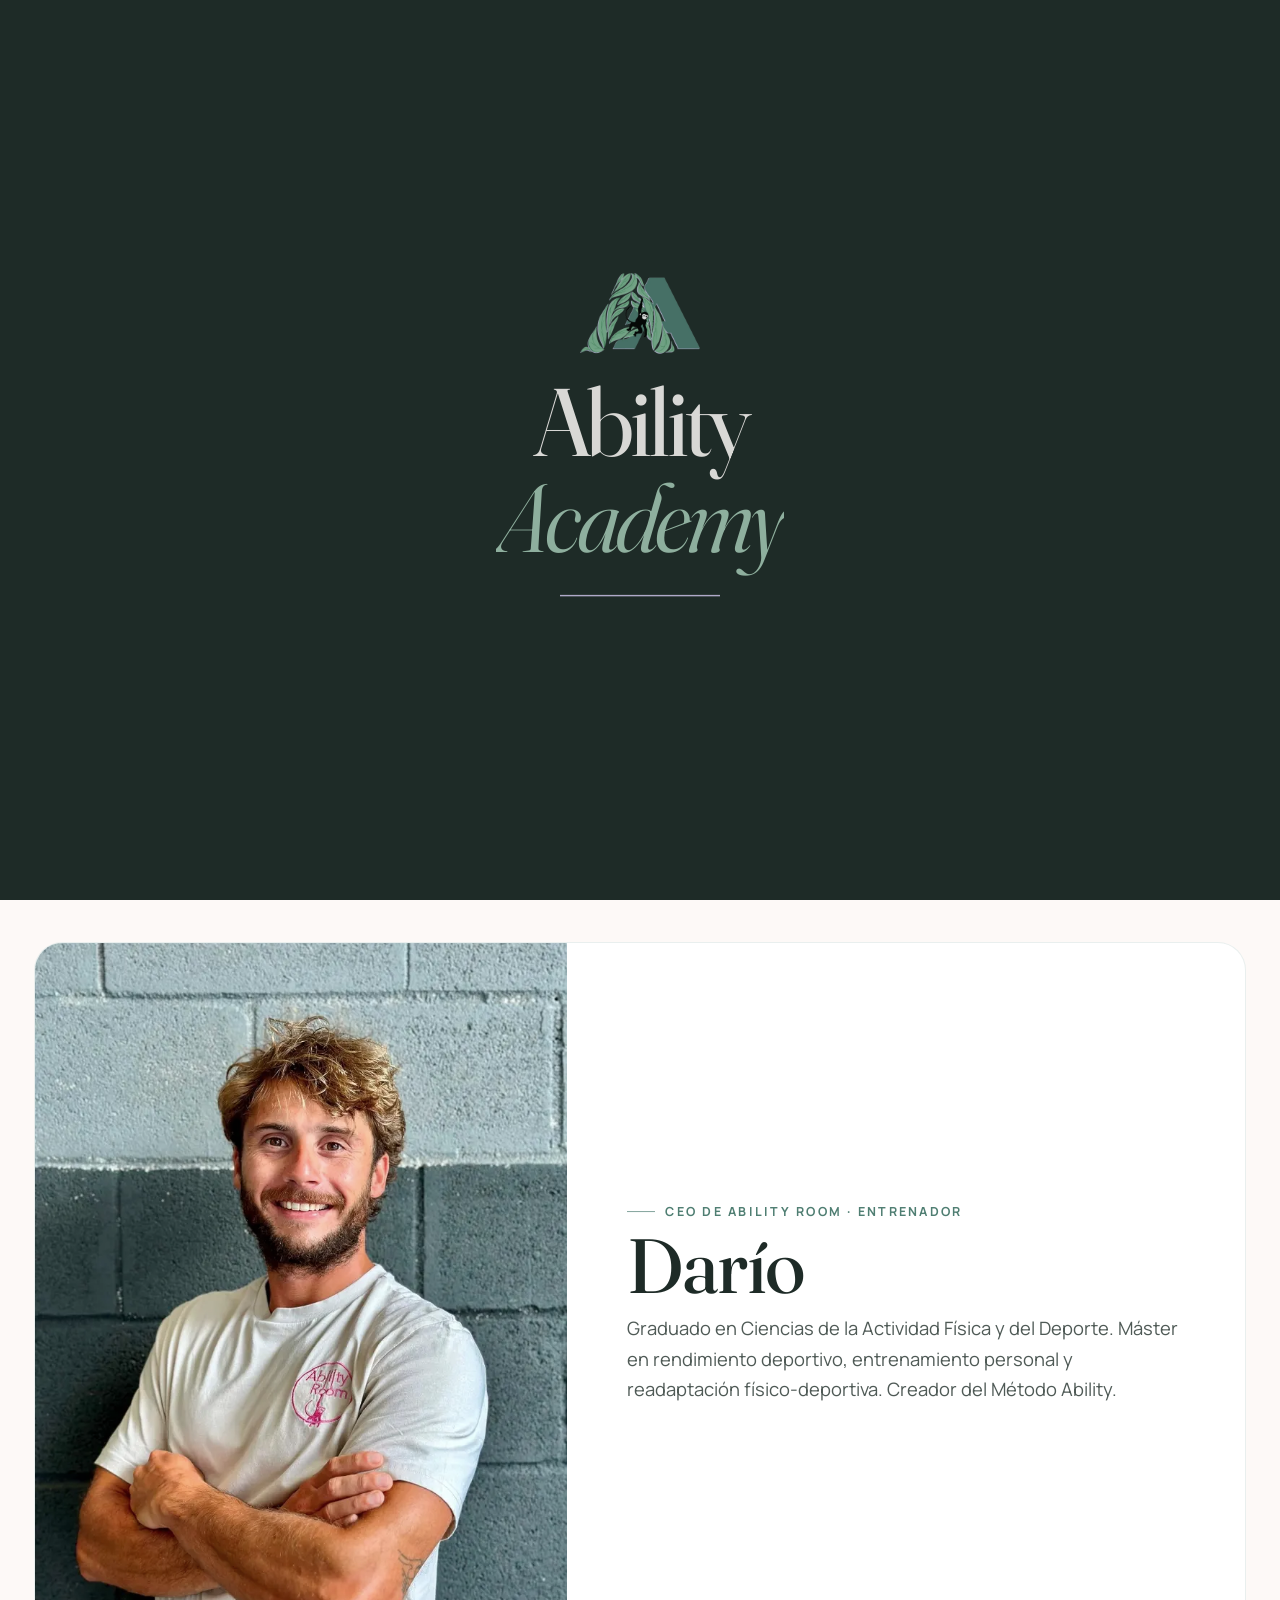
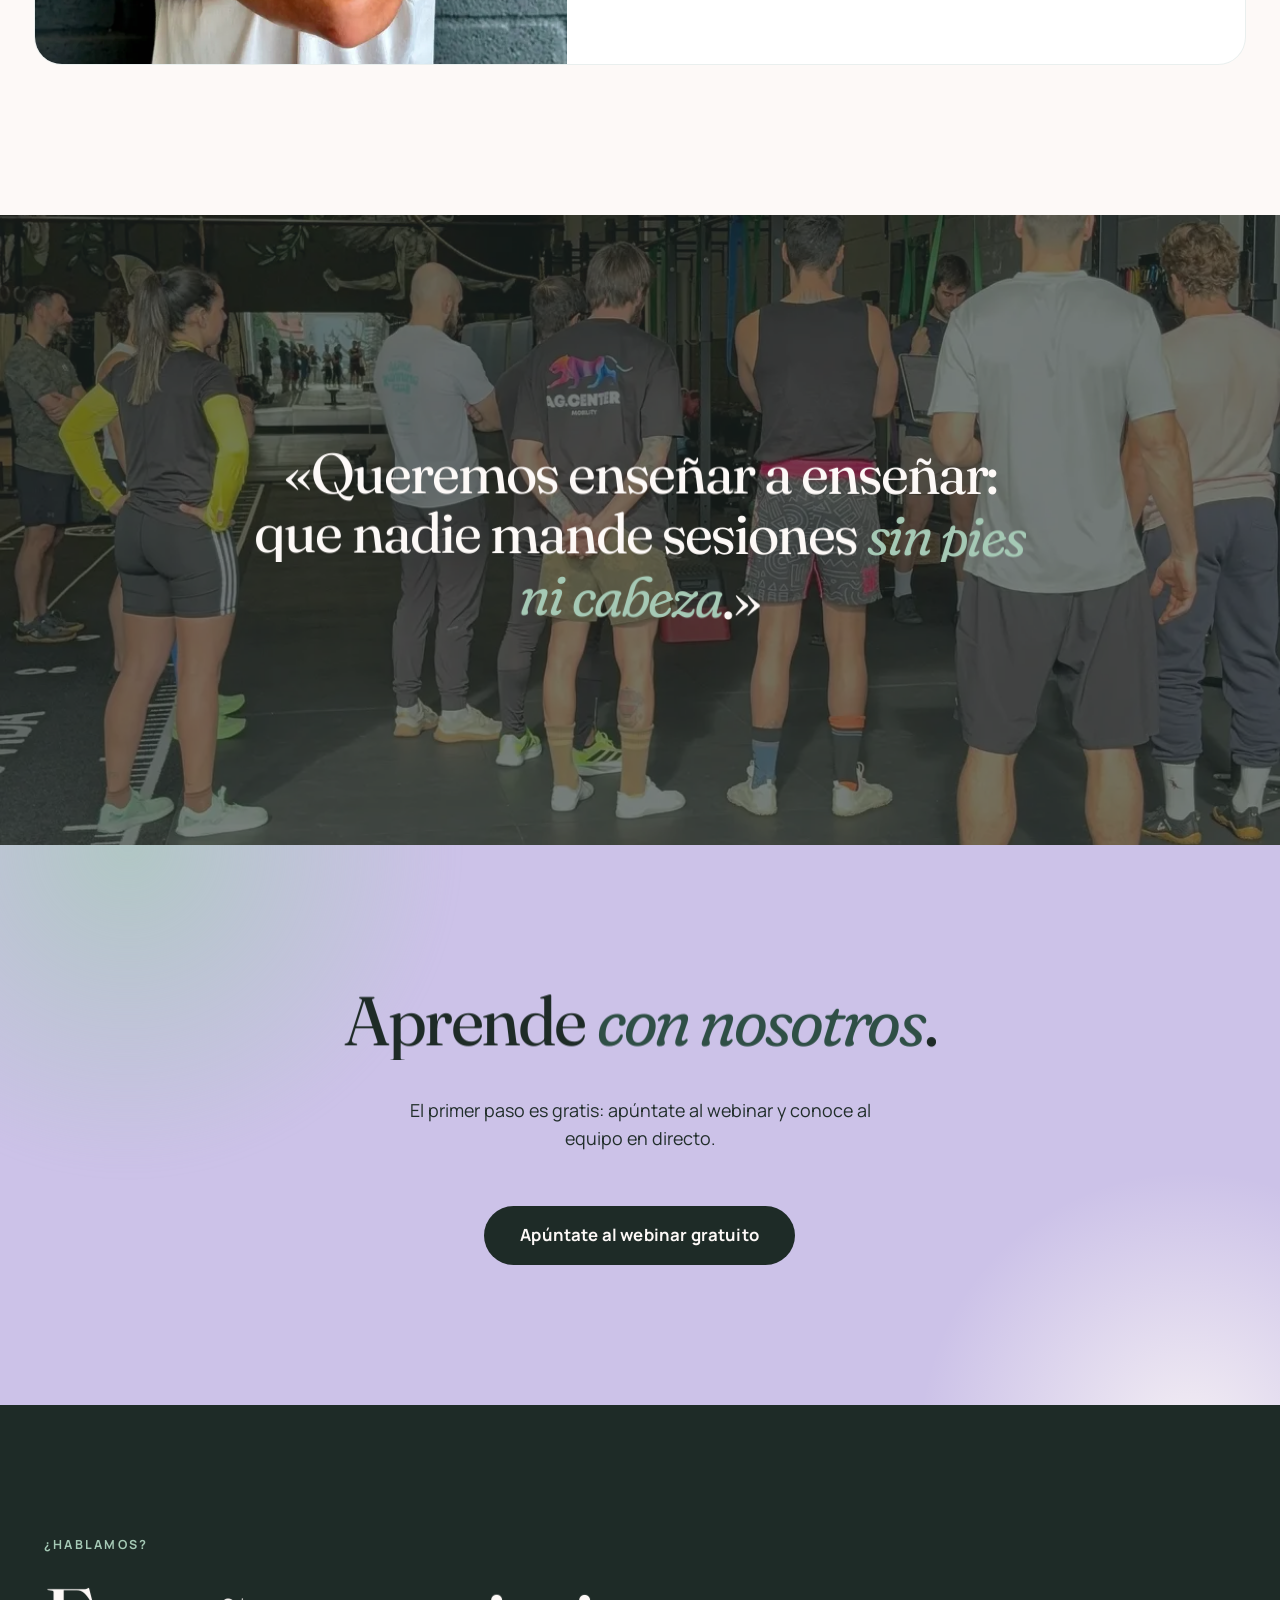
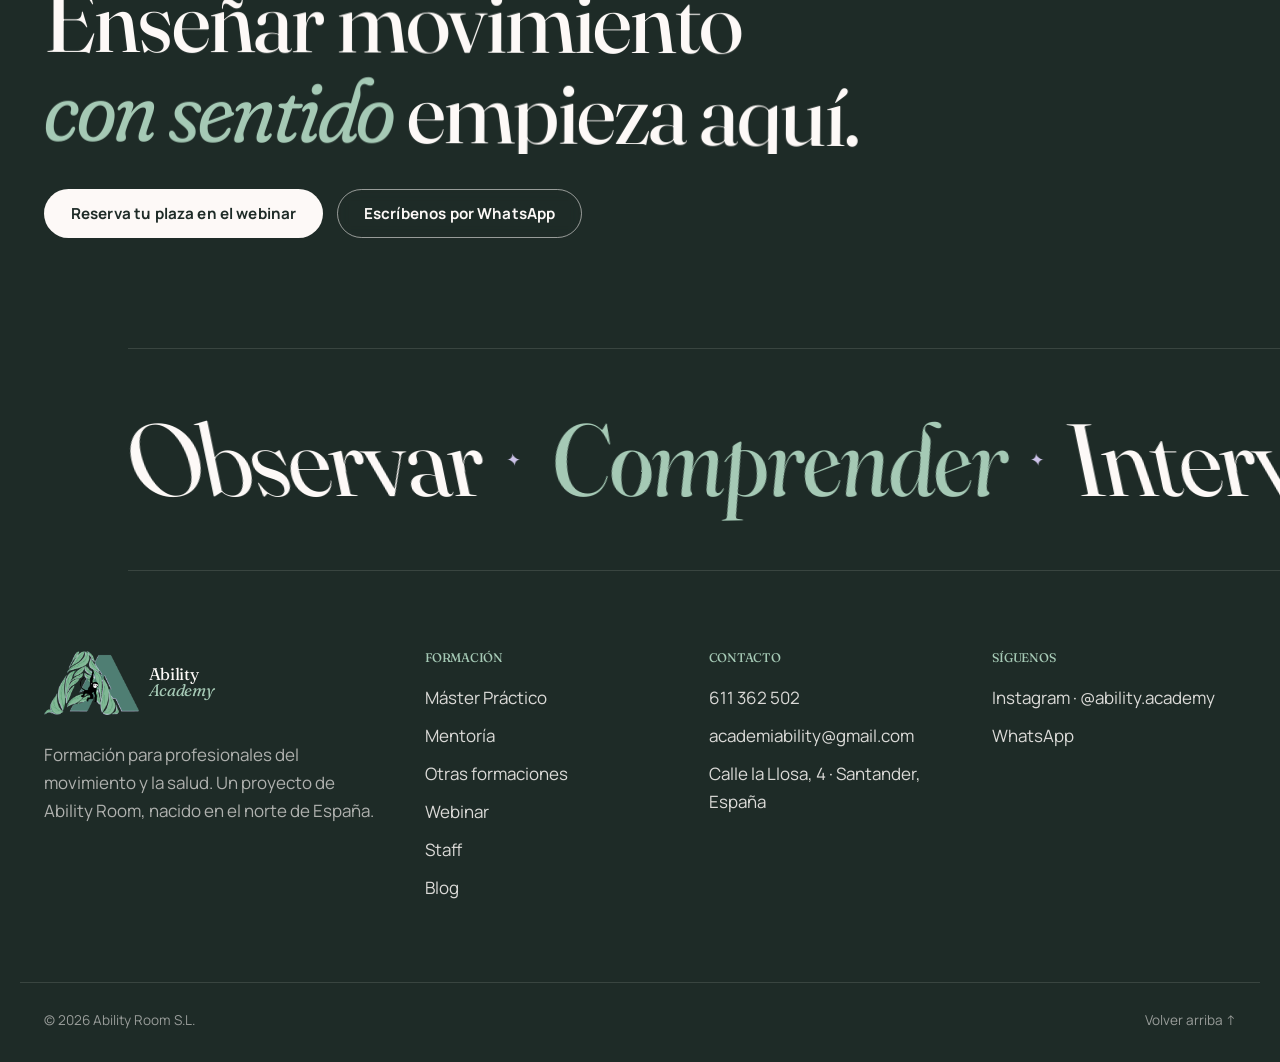
<file: staff/index.html>
<!doctype html>
<html lang="en-US">
<head>
	<meta charset="UTF-8">
	<meta name="viewport" content="width=device-width, initial-scale=1">
	<meta name="theme-color" content="#1E2B27">
	<script>if(!matchMedia('(prefers-reduced-motion: reduce)').matches){document.documentElement.classList.add('ab-anim')}</script>
<title>Staff &#8211; Ability Academy</title>
<meta name='robots' content='max-image-preview:large' />
<meta name="description" content="Conoce al equipo docente de Ability Academy.">
<link href='https://fonts.gstatic.com' crossorigin rel='preconnect' />
<link rel='preconnect' href='https://fonts.googleapis.com' />
<style id="wp-img-auto-sizes-contain-inline-css">
img:is([sizes=auto i],[sizes^="auto," i]){contain-intrinsic-size:3000px 1500px}
/*# sourceURL=wp-img-auto-sizes-contain-inline-css */
</style>
<style id="wp-emoji-styles-inline-css">

	img.wp-smiley, img.emoji {
		display: inline !important;
		border: none !important;
		box-shadow: none !important;
		height: 1em !important;
		width: 1em !important;
		margin: 0 0.07em !important;
		vertical-align: -0.1em !important;
		background: none !important;
		padding: 0 !important;
	}
/*# sourceURL=wp-emoji-styles-inline-css */
</style>
<style id="global-styles-inline-css">
:root{--wp--preset--aspect-ratio--square: 1;--wp--preset--aspect-ratio--4-3: 4/3;--wp--preset--aspect-ratio--3-4: 3/4;--wp--preset--aspect-ratio--3-2: 3/2;--wp--preset--aspect-ratio--2-3: 2/3;--wp--preset--aspect-ratio--16-9: 16/9;--wp--preset--aspect-ratio--9-16: 9/16;--wp--preset--color--black: #000000;--wp--preset--color--cyan-bluish-gray: #abb8c3;--wp--preset--color--white: #ffffff;--wp--preset--color--pale-pink: #f78da7;--wp--preset--color--vivid-red: #cf2e2e;--wp--preset--color--luminous-vivid-orange: #ff6900;--wp--preset--color--luminous-vivid-amber: #fcb900;--wp--preset--color--light-green-cyan: #7bdcb5;--wp--preset--color--vivid-green-cyan: #00d084;--wp--preset--color--pale-cyan-blue: #8ed1fc;--wp--preset--color--vivid-cyan-blue: #0693e3;--wp--preset--color--vivid-purple: #9b51e0;--wp--preset--gradient--vivid-cyan-blue-to-vivid-purple: linear-gradient(135deg,rgb(6,147,227) 0%,rgb(155,81,224) 100%);--wp--preset--gradient--light-green-cyan-to-vivid-green-cyan: linear-gradient(135deg,rgb(122,220,180) 0%,rgb(0,208,130) 100%);--wp--preset--gradient--luminous-vivid-amber-to-luminous-vivid-orange: linear-gradient(135deg,rgb(252,185,0) 0%,rgb(255,105,0) 100%);--wp--preset--gradient--luminous-vivid-orange-to-vivid-red: linear-gradient(135deg,rgb(255,105,0) 0%,rgb(207,46,46) 100%);--wp--preset--gradient--very-light-gray-to-cyan-bluish-gray: linear-gradient(135deg,rgb(238,238,238) 0%,rgb(169,184,195) 100%);--wp--preset--gradient--cool-to-warm-spectrum: linear-gradient(135deg,rgb(74,234,220) 0%,rgb(151,120,209) 20%,rgb(207,42,186) 40%,rgb(238,44,130) 60%,rgb(251,105,98) 80%,rgb(254,248,76) 100%);--wp--preset--gradient--blush-light-purple: linear-gradient(135deg,rgb(255,206,236) 0%,rgb(152,150,240) 100%);--wp--preset--gradient--blush-bordeaux: linear-gradient(135deg,rgb(254,205,165) 0%,rgb(254,45,45) 50%,rgb(107,0,62) 100%);--wp--preset--gradient--luminous-dusk: linear-gradient(135deg,rgb(255,203,112) 0%,rgb(199,81,192) 50%,rgb(65,88,208) 100%);--wp--preset--gradient--pale-ocean: linear-gradient(135deg,rgb(255,245,203) 0%,rgb(182,227,212) 50%,rgb(51,167,181) 100%);--wp--preset--gradient--electric-grass: linear-gradient(135deg,rgb(202,248,128) 0%,rgb(113,206,126) 100%);--wp--preset--gradient--midnight: linear-gradient(135deg,rgb(2,3,129) 0%,rgb(40,116,252) 100%);--wp--preset--font-size--small: 13px;--wp--preset--font-size--medium: 20px;--wp--preset--font-size--large: 36px;--wp--preset--font-size--x-large: 42px;--wp--preset--spacing--20: 0.44rem;--wp--preset--spacing--30: 0.67rem;--wp--preset--spacing--40: 1rem;--wp--preset--spacing--50: 1.5rem;--wp--preset--spacing--60: 2.25rem;--wp--preset--spacing--70: 3.38rem;--wp--preset--spacing--80: 5.06rem;--wp--preset--shadow--natural: 6px 6px 9px rgba(0, 0, 0, 0.2);--wp--preset--shadow--deep: 12px 12px 50px rgba(0, 0, 0, 0.4);--wp--preset--shadow--sharp: 6px 6px 0px rgba(0, 0, 0, 0.2);--wp--preset--shadow--outlined: 6px 6px 0px -3px rgb(255, 255, 255), 6px 6px rgb(0, 0, 0);--wp--preset--shadow--crisp: 6px 6px 0px rgb(0, 0, 0);}.wp-block-button{--wp--preset--dimension--25: 25%;--wp--preset--dimension--50: 50%;--wp--preset--dimension--75: 75%;--wp--preset--dimension--100: 100%;}:root { --wp--style--global--content-size: 800px;--wp--style--global--wide-size: 1200px; }:where(body) { margin: 0; }.wp-site-blocks > .alignleft { float: left; margin-right: 2em; }.wp-site-blocks > .alignright { float: right; margin-left: 2em; }.wp-site-blocks > .aligncenter { justify-content: center; margin-left: auto; margin-right: auto; }:where(.wp-site-blocks) > * { margin-block-start: 24px; margin-block-end: 0; }:where(.wp-site-blocks) > :first-child { margin-block-start: 0; }:where(.wp-site-blocks) > :last-child { margin-block-end: 0; }:root { --wp--style--block-gap: 24px; }:root :where(.is-layout-flow) > :first-child{margin-block-start: 0;}:root :where(.is-layout-flow) > :last-child{margin-block-end: 0;}:root :where(.is-layout-flow) > *{margin-block-start: 24px;margin-block-end: 0;}:root :where(.is-layout-constrained) > :first-child{margin-block-start: 0;}:root :where(.is-layout-constrained) > :last-child{margin-block-end: 0;}:root :where(.is-layout-constrained) > *{margin-block-start: 24px;margin-block-end: 0;}:root :where(.is-layout-flex){gap: 24px;}:root :where(.is-layout-grid){gap: 24px;}.is-layout-flow > .alignleft{float: left;margin-inline-start: 0;margin-inline-end: 2em;}.is-layout-flow > .alignright{float: right;margin-inline-start: 2em;margin-inline-end: 0;}.is-layout-flow > .aligncenter{margin-left: auto !important;margin-right: auto !important;}.is-layout-constrained > .alignleft{float: left;margin-inline-start: 0;margin-inline-end: 2em;}.is-layout-constrained > .alignright{float: right;margin-inline-start: 2em;margin-inline-end: 0;}.is-layout-constrained > .aligncenter{margin-left: auto !important;margin-right: auto !important;}.is-layout-constrained > :where(:not(.alignleft):not(.alignright):not(.alignfull)){max-width: var(--wp--style--global--content-size);margin-left: auto !important;margin-right: auto !important;}.is-layout-constrained > .alignwide{max-width: var(--wp--style--global--wide-size);}body .is-layout-flex{display: flex;}.is-layout-flex{flex-wrap: wrap;align-items: center;}.is-layout-flex > :is(*, div){margin: 0;}body .is-layout-grid{display: grid;}.is-layout-grid > :is(*, div){margin: 0;}body{padding-top: 0px;padding-right: 0px;padding-bottom: 0px;padding-left: 0px;}:root :where(.wp-element-button, .wp-block-button__link){background-color: #32373c;border-width: 0;color: #fff;font-family: inherit;font-size: inherit;font-style: inherit;font-weight: inherit;letter-spacing: inherit;line-height: inherit;padding-top: calc(0.667em + 2px);padding-right: calc(1.333em + 2px);padding-bottom: calc(0.667em + 2px);padding-left: calc(1.333em + 2px);text-decoration: none;text-transform: inherit;}.has-black-color{color: var(--wp--preset--color--black) !important;}.has-cyan-bluish-gray-color{color: var(--wp--preset--color--cyan-bluish-gray) !important;}.has-white-color{color: var(--wp--preset--color--white) !important;}.has-pale-pink-color{color: var(--wp--preset--color--pale-pink) !important;}.has-vivid-red-color{color: var(--wp--preset--color--vivid-red) !important;}.has-luminous-vivid-orange-color{color: var(--wp--preset--color--luminous-vivid-orange) !important;}.has-luminous-vivid-amber-color{color: var(--wp--preset--color--luminous-vivid-amber) !important;}.has-light-green-cyan-color{color: var(--wp--preset--color--light-green-cyan) !important;}.has-vivid-green-cyan-color{color: var(--wp--preset--color--vivid-green-cyan) !important;}.has-pale-cyan-blue-color{color: var(--wp--preset--color--pale-cyan-blue) !important;}.has-vivid-cyan-blue-color{color: var(--wp--preset--color--vivid-cyan-blue) !important;}.has-vivid-purple-color{color: var(--wp--preset--color--vivid-purple) !important;}.has-black-background-color{background-color: var(--wp--preset--color--black) !important;}.has-cyan-bluish-gray-background-color{background-color: var(--wp--preset--color--cyan-bluish-gray) !important;}.has-white-background-color{background-color: var(--wp--preset--color--white) !important;}.has-pale-pink-background-color{background-color: var(--wp--preset--color--pale-pink) !important;}.has-vivid-red-background-color{background-color: var(--wp--preset--color--vivid-red) !important;}.has-luminous-vivid-orange-background-color{background-color: var(--wp--preset--color--luminous-vivid-orange) !important;}.has-luminous-vivid-amber-background-color{background-color: var(--wp--preset--color--luminous-vivid-amber) !important;}.has-light-green-cyan-background-color{background-color: var(--wp--preset--color--light-green-cyan) !important;}.has-vivid-green-cyan-background-color{background-color: var(--wp--preset--color--vivid-green-cyan) !important;}.has-pale-cyan-blue-background-color{background-color: var(--wp--preset--color--pale-cyan-blue) !important;}.has-vivid-cyan-blue-background-color{background-color: var(--wp--preset--color--vivid-cyan-blue) !important;}.has-vivid-purple-background-color{background-color: var(--wp--preset--color--vivid-purple) !important;}.has-black-border-color{border-color: var(--wp--preset--color--black) !important;}.has-cyan-bluish-gray-border-color{border-color: var(--wp--preset--color--cyan-bluish-gray) !important;}.has-white-border-color{border-color: var(--wp--preset--color--white) !important;}.has-pale-pink-border-color{border-color: var(--wp--preset--color--pale-pink) !important;}.has-vivid-red-border-color{border-color: var(--wp--preset--color--vivid-red) !important;}.has-luminous-vivid-orange-border-color{border-color: var(--wp--preset--color--luminous-vivid-orange) !important;}.has-luminous-vivid-amber-border-color{border-color: var(--wp--preset--color--luminous-vivid-amber) !important;}.has-light-green-cyan-border-color{border-color: var(--wp--preset--color--light-green-cyan) !important;}.has-vivid-green-cyan-border-color{border-color: var(--wp--preset--color--vivid-green-cyan) !important;}.has-pale-cyan-blue-border-color{border-color: var(--wp--preset--color--pale-cyan-blue) !important;}.has-vivid-cyan-blue-border-color{border-color: var(--wp--preset--color--vivid-cyan-blue) !important;}.has-vivid-purple-border-color{border-color: var(--wp--preset--color--vivid-purple) !important;}.has-vivid-cyan-blue-to-vivid-purple-gradient-background{background: var(--wp--preset--gradient--vivid-cyan-blue-to-vivid-purple) !important;}.has-light-green-cyan-to-vivid-green-cyan-gradient-background{background: var(--wp--preset--gradient--light-green-cyan-to-vivid-green-cyan) !important;}.has-luminous-vivid-amber-to-luminous-vivid-orange-gradient-background{background: var(--wp--preset--gradient--luminous-vivid-amber-to-luminous-vivid-orange) !important;}.has-luminous-vivid-orange-to-vivid-red-gradient-background{background: var(--wp--preset--gradient--luminous-vivid-orange-to-vivid-red) !important;}.has-very-light-gray-to-cyan-bluish-gray-gradient-background{background: var(--wp--preset--gradient--very-light-gray-to-cyan-bluish-gray) !important;}.has-cool-to-warm-spectrum-gradient-background{background: var(--wp--preset--gradient--cool-to-warm-spectrum) !important;}.has-blush-light-purple-gradient-background{background: var(--wp--preset--gradient--blush-light-purple) !important;}.has-blush-bordeaux-gradient-background{background: var(--wp--preset--gradient--blush-bordeaux) !important;}.has-luminous-dusk-gradient-background{background: var(--wp--preset--gradient--luminous-dusk) !important;}.has-pale-ocean-gradient-background{background: var(--wp--preset--gradient--pale-ocean) !important;}.has-electric-grass-gradient-background{background: var(--wp--preset--gradient--electric-grass) !important;}.has-midnight-gradient-background{background: var(--wp--preset--gradient--midnight) !important;}.has-small-font-size{font-size: var(--wp--preset--font-size--small) !important;}.has-medium-font-size{font-size: var(--wp--preset--font-size--medium) !important;}.has-large-font-size{font-size: var(--wp--preset--font-size--large) !important;}.has-x-large-font-size{font-size: var(--wp--preset--font-size--x-large) !important;}
:root :where(.wp-block-icon svg){width: 24px;}
:root :where(.wp-block-pullquote){font-size: 1.5em;line-height: 1.6;}
/*# sourceURL=global-styles-inline-css */
</style>
<link rel='stylesheet' id='hello-elementor-css' href='../wp-content/themes/hello-elementor/assets/css/reset.css' media='all' />
<link rel='stylesheet' id='hello-elementor-theme-style-css' href='../wp-content/themes/hello-elementor/assets/css/theme.css' media='all' />
<link rel='stylesheet' id='hello-elementor-header-footer-css' href='../wp-content/themes/hello-elementor/assets/css/header-footer.css' media='all' />
<link rel='stylesheet' id='elementor-frontend-css' href='../wp-content/plugins/elementor/assets/css/frontend.min.css' media='all' />
<style id="elementor-frontend-inline-css">
.e-heading-base a, .e-paragraph-base a { all: unset; cursor: pointer; }.elementor :where(.e-svg-base) { width: var(--e-svg-width, 65px); height: var(--e-svg-height, 65px); }form[data-element_type="e-form"].form-state-success [data-element_type="e-form-success-message"],form[data-element_type="e-form"].form-state-error [data-element_type="e-form-error-message"]{ display: block; }.elementor-edit-mode [data-element_type="e-form-success-message"]:is(.elementor-element-editable, :has(.elementor-element-editable), :has(> .elementor-empty-view)),.elementor-edit-mode [data-element_type="e-form-error-message"]:is(.elementor-element-editable, :has(.elementor-element-editable), :has(> .elementor-empty-view)){ display: block; }.e-background-video { position: relative; overflow: hidden; }.e-background-video__media { position: absolute; inset: 0; width: 100%; height: 100%; object-fit: cover; pointer-events: none; z-index: 0; }.e-background-video__content { position: relative; z-index: 1; flex: 1 1 auto; }.elementor-edit-mode .e-background-video__content.e-atomic-element:has(> .elementor-empty-view) { display: flex; flex-direction: column; flex: 1 1 auto; min-height: 0; }.elementor-edit-mode .e-background-video__content.e-atomic-element:has(> .elementor-empty-view) > .elementor-empty-view.elementor-empty-view { position: relative; flex: 1 1 auto; min-height: 120px; height: auto; width: 100%; }.elementor-edit-mode .e-background-video__content.e-atomic-element:has(> .elementor-empty-view) > .elementor-empty-view > .elementor-first-add { position: absolute; inset: 0; width: 100%; height: 100%; }.e-background-video__controls { z-index: 2; }.e-background-video__play, .e-background-video__pause { appearance: none; -webkit-appearance: none; }.e-background-video.e-background-video--playing .e-background-video__play { display: none; }.e-background-video.e-background-video--paused .e-background-video__pause { display: none; }.e-background-video:not(.e-background-video--playing):not(.e-background-video--paused) .e-background-video__controls,.e-background-video:not(.e-background-video--playing):not(.e-background-video--paused) .e-background-video__play,.e-background-video:not(.e-background-video--playing):not(.e-background-video--paused) .e-background-video__pause { display: none; }.e-accordion-item-header-base { list-style: none; }.e-accordion-item-header-base::-webkit-details-marker { display: none; }.e-accordion-item-base { interpolate-size: allow-keywords; }.e-accordion-item-base::details-content {block-size: 0; overflow: hidden;transition: block-size .3s ease, content-visibility .3s ease allow-discrete;}.e-accordion-item-base[open]::details-content { block-size: auto; }.e-accordion-item-icon-base, .e-accordion-item-icon-open-base { --e-svg-width: auto; --e-svg-height: 100%; }:where(.e-accordion-item-icon-base, .e-accordion-item-icon-open-base) .e-svg-base { max-width: 100%; }.e-accordion-item-icon-base.e-accordion-item-icon-base .e-svg-base svg, .e-accordion-item-icon-open-base.e-accordion-item-icon-open-base .e-svg-base svg { width: auto !important; }.e-accordion-item-icon-base svg, .e-accordion-item-icon-open-base svg { transition: transform .3s ease; }.e-accordion-item-base:not([open]) > summary :is(.e-accordion-item-icon-base, .e-accordion-item-icon-open-base) svg { transform: rotate(var(--e-accordion-icon-rotation-closed)); }.e-accordion-item-base[open] > summary :is(.e-accordion-item-icon-base, .e-accordion-item-icon-open-base) svg { transform: rotate(var(--e-accordion-icon-rotation, 180deg)); }.e-accordion-item-header-base.e-accordion-item-header-base:has(> .e-accordion-item-icon-open-base) { display: grid; grid-template-columns: minmax(0, 1fr) auto; align-items: center; }.e-accordion-item-header-base:has(> .e-accordion-item-icon-open-base) > .e-accordion-item-title-base { grid-column: 1; grid-row: 1; }.e-accordion-item-header-base:has(> .e-accordion-item-icon-open-base) > :is(.e-accordion-item-icon-base, .e-accordion-item-icon-open-base) { grid-column: 2; grid-row: 1; }.e-accordion-item-base .e-accordion-item-icon-open-base.e-accordion-item-icon-open-base { visibility: hidden; }.e-accordion-item-base[open] > summary .e-accordion-item-icon-open-base { visibility: visible; }.e-accordion-item-base[open] > summary:has(.e-accordion-item-icon-open-base) .e-accordion-item-icon-base { visibility: hidden; }.e-list-item-marker-base { --e-svg-width: 0.6em; --e-svg-height: 0.6em; }:where(.e-list-item-marker-base) .e-svg-base { flex-shrink: 0; }.e-list-item-marker-base .e-svg-base svg { display: block; }
/*# sourceURL=elementor-frontend-inline-css */
</style>
<link rel='stylesheet' id='elementor-post-5-css' href='../wp-content/uploads/elementor/css/post-5.css' media='all' />
<link rel='stylesheet' id='ability-fonts-css' href='https://fonts.googleapis.com/css2?family=Fraunces:ital,opsz,wght@0,9..144,300..800;1,9..144,300..800&#038;family=Manrope:wght@300..800&#038;display=swap' media='all' />
<link rel='stylesheet' id='ability-main-css' href='../wp-content/themes/ability-academy/assets/css/ability.css' media='all' />
<link rel='stylesheet' id='widget-heading-css' href='../wp-content/plugins/elementor/assets/css/widget-heading.min.css' media='all' />
<link rel='stylesheet' id='widget-image-css' href='../wp-content/plugins/elementor/assets/css/widget-image.min.css' media='all' />
<link rel='stylesheet' id='elementor-post-59-css' href='../wp-content/uploads/elementor/css/post-59.css' media='all' />
<link rel='stylesheet' id='base-desktop-css' href='../wp-content/uploads/elementor/css/base-desktop.css' media='all' />
<link rel='stylesheet' id='base-mobile-css' href='../wp-content/uploads/elementor/css/base-mobile.css' media='(max-width:767px)' />
<link rel='stylesheet' id='elementor-gf-fraunces-css' href='https://fonts.googleapis.com/css?family=Fraunces:100,100italic,200,200italic,300,300italic,400,400italic,500,500italic,600,600italic,700,700italic,800,800italic,900,900italic&#038;display=swap' media='all' />
<link rel='stylesheet' id='elementor-gf-manrope-css' href='https://fonts.googleapis.com/css?family=Manrope:100,100italic,200,200italic,300,300italic,400,400italic,500,500italic,600,600italic,700,700italic,800,800italic,900,900italic&#038;display=swap' media='all' />
<script id="jquery-core-js" src="../wp-includes/js/jquery/jquery.min.js"></script>
<script id="jquery-migrate-js" src="../wp-includes/js/jquery/jquery-migrate.min.js"></script>
<link rel="canonical" href="../staff/index.html" />
<style>
				.e-con.e-parent:nth-of-type(n+4):not(.e-lazyloaded):not(.e-no-lazyload),
				.e-con.e-parent:nth-of-type(n+4):not(.e-lazyloaded):not(.e-no-lazyload) * {
					background-image: none !important;
				}
				@media screen and (max-height: 1024px) {
					.e-con.e-parent:nth-of-type(n+3):not(.e-lazyloaded):not(.e-no-lazyload),
					.e-con.e-parent:nth-of-type(n+3):not(.e-lazyloaded):not(.e-no-lazyload) * {
						background-image: none !important;
					}
				}
				@media screen and (max-height: 640px) {
					.e-con.e-parent:nth-of-type(n+2):not(.e-lazyloaded):not(.e-no-lazyload),
					.e-con.e-parent:nth-of-type(n+2):not(.e-lazyloaded):not(.e-no-lazyload) * {
						background-image: none !important;
					}
				}
			</style>
			<link rel="icon" href="../wp-content/uploads/2026/11/ability-site-icon-150x150.png" sizes="32x32" />
<link rel="icon" href="../wp-content/uploads/2026/11/ability-site-icon-300x300.png" sizes="192x192" />
<link rel="apple-touch-icon" href="../wp-content/uploads/2026/11/ability-site-icon-300x300.png" />
<meta name="msapplication-TileImage" content="../wp-content/uploads/2026/11/ability-site-icon-300x300.png" />
</head>
<body class="wp-singular page-template page-template-elementor_header_footer page page-id-59 wp-custom-logo wp-embed-responsive wp-theme-hello-elementor wp-child-theme-ability-academy ability hello-elementor-default elementor-default elementor-template-full-width elementor-kit-5 elementor-page elementor-page-59">

<div class="ab-loader" aria-hidden="true">
	<div class="ab-loader__inner">
		<img fetchpriority="high" class="ab-loader__logo" src="../wp-content/themes/ability-academy/assets/img/logo-ability-academy.webp" width="640" height="432" alt="">
		<span class="ab-loader__word">Ability</span>
		<span class="ab-loader__word ab-loader__word--em">Academy</span>
		<span class="ab-loader__bar"><i></i></span>
	</div>
</div>

<div class="ab-progress" aria-hidden="true"><i></i></div>
<div class="ab-cursor" aria-hidden="true"><span class="ab-cursor__label"></span></div>

<a class="skip-link screen-reader-text" href="#content">Saltar al contenido</a>

<header class="ab-header" id="ab-header">
	<div class="ab-header__bar">
		<a class="ab-logo" href="../index.html" aria-label="Ability Academy"><img width="300" height="203" src="../wp-content/uploads/2026/11/ability-logo-ability-academy-300x203.png" class="ab-logo__img" alt="Ability Academy" decoding="async" srcset="../wp-content/uploads/2026/11/ability-logo-ability-academy-300x203.png 300w, ../wp-content/uploads/2026/11/ability-logo-ability-academy.png 640w" sizes="(max-width: 300px) 100vw, 300px" /><span class="ab-logo__text">Ability<br><em>Academy</em></span></a>
		<nav class="ab-nav" aria-label="Principal">
			<ul id="menu-ability-principal" class="ab-nav__list"><li id="menu-item-67" class="menu-item menu-item-type-post_type menu-item-object-page menu-item-67"><a href="../master-practico/index.html">Máster Práctico</a></li>
<li id="menu-item-68" class="menu-item menu-item-type-post_type menu-item-object-page menu-item-68"><a href="../mentoria/index.html">Mentoría</a></li>
<li id="menu-item-69" class="menu-item menu-item-type-post_type menu-item-object-page menu-item-69"><a href="../otras-formaciones/index.html">Otras formaciones</a></li>
<li id="menu-item-70" class="menu-item menu-item-type-post_type menu-item-object-page current-menu-item page_item page-item-59 current_page_item menu-item-70"><a href="../staff/index.html" aria-current="page">Staff</a></li>
<li id="menu-item-71" class="menu-item menu-item-type-post_type menu-item-object-page menu-item-71"><a href="../blog/index.html">Blog</a></li>
<li id="menu-item-72" class="menu-item menu-item-type-post_type menu-item-object-page menu-item-72"><a href="../contacto/index.html">Contacto</a></li>
</ul>		</nav>

		<div class="ab-header__actions">
			<a class="ab-btn ab-btn--lavender ab-magnetic" href="../webinar/index.html">
				<span class="ab-btn__dot"></span>Webinar gratuito			</a>
			<button class="ab-burger" aria-label="Abrir menú" aria-expanded="false" aria-controls="ab-overlay">
				<span></span><span></span>
			</button>
		</div>
	</div>
</header>

<div class="ab-overlay" id="ab-overlay" aria-hidden="true">
	<div class="ab-overlay__bg"></div>
	<div class="ab-overlay__content">
		<ul id="menu-ability-principal-1" class="ab-overlay__list ab-nav__list"><li class="menu-item menu-item-type-post_type menu-item-object-page menu-item-67"><a href="../master-practico/index.html">Máster Práctico</a></li>
<li class="menu-item menu-item-type-post_type menu-item-object-page menu-item-68"><a href="../mentoria/index.html">Mentoría</a></li>
<li class="menu-item menu-item-type-post_type menu-item-object-page menu-item-69"><a href="../otras-formaciones/index.html">Otras formaciones</a></li>
<li class="menu-item menu-item-type-post_type menu-item-object-page current-menu-item page_item page-item-59 current_page_item menu-item-70"><a href="../staff/index.html" aria-current="page">Staff</a></li>
<li class="menu-item menu-item-type-post_type menu-item-object-page menu-item-71"><a href="../blog/index.html">Blog</a></li>
<li class="menu-item menu-item-type-post_type menu-item-object-page menu-item-72"><a href="../contacto/index.html">Contacto</a></li>
</ul>		<div class="ab-overlay__foot">
			<a class="ab-btn ab-btn--lavender" href="../webinar/index.html">Apúntate al webinar</a>
			<div class="ab-overlay__social">
				<a href="https://www.instagram.com/ability.academy/" target="_blank" rel="noopener">Instagram</a>
				<a href="https://wa.me/34611362502" target="_blank" rel="noopener">WhatsApp</a>
				<a href="mailto:academiability@gmail.com">Email</a>
			</div>
		</div>
	</div>
</div>

<main id="content" class="ab-main">
		<div data-elementor-type="wp-page" data-elementor-id="59" class="elementor elementor-59">
				<section class="elementor-element elementor-element-b13f84b e-con-full ab-hero ab-hero--page  e-flex e-con e-parent" data-id="b13f84b" data-element_type="container" data-e-type="container" data-settings="{&quot;background_background&quot;:&quot;classic&quot;}">
		<div class="elementor-element elementor-element-2dc7e90 e-con-full ab-hero__inner e-flex e-con e-child" data-id="2dc7e90" data-element_type="container" data-e-type="container">
				<div class="elementor-element elementor-element-836115d ab-eyebrow  elementor-widget elementor-widget-heading" data-id="836115d" data-element_type="widget" data-e-type="widget" data-widget_type="heading.default">
					<p class="elementor-heading-title elementor-size-default">Staff</p>				</div>
				<div class="elementor-element elementor-element-16d8b19 ab-display ab-hero__title ab-split elementor-widget elementor-widget-heading" data-id="16d8b19" data-element_type="widget" data-e-type="widget" data-widget_type="heading.default">
					<h1 class="elementor-heading-title elementor-size-default">Las personas <em>detrás del método</em>.</h1>				</div>
				<div class="elementor-element elementor-element-9a504d4 ab-hero__sub ab-fade elementor-widget elementor-widget-text-editor" data-id="9a504d4" data-element_type="widget" data-e-type="widget" data-widget_type="text-editor.default">
									<p>Profesionales del movimiento en activo que enseñan cada día lo que aplican en sala.</p>								</div>
				</div>
				</section>
		<section class="elementor-element elementor-element-1cfc628 e-con-boxed ab-sec ab-staff e-flex e-con e-parent" data-id="1cfc628" data-element_type="container" data-e-type="container" id="ab-next" data-settings="{&quot;background_background&quot;:&quot;classic&quot;}">
					<div class="e-con-inner">
		<div class="elementor-element elementor-element-8984c6c e-con-full ab-staff__grid e-flex e-con e-child" data-id="8984c6c" data-element_type="container" data-e-type="container">
		<div class="elementor-element elementor-element-f60d2b0 e-con-full ab-person ab-person--solo e-flex e-con e-child" data-id="f60d2b0" data-element_type="container" data-e-type="container">
				<div class="elementor-element elementor-element-44b7207 ab-person__img elementor-widget elementor-widget-image" data-id="44b7207" data-element_type="widget" data-e-type="widget" data-widget_type="image.default">
															<img decoding="async" width="738" height="1000" src="../wp-content/uploads/2026/11/ability-staff-dario.webp" class="attachment-large size-large wp-image-26" alt="Ability Academy – staff dario" srcset="../wp-content/uploads/2026/11/ability-staff-dario.webp 738w, ../wp-content/uploads/2026/11/ability-staff-dario-221x300.webp 221w" sizes="(max-width: 738px) 100vw, 738px" />															</div>
		<div class="elementor-element elementor-element-72958f5 e-con-full ab-person__body e-flex e-con e-child" data-id="72958f5" data-element_type="container" data-e-type="container">
				<div class="elementor-element elementor-element-c82ebc2 ab-eyebrow  elementor-widget elementor-widget-heading" data-id="c82ebc2" data-element_type="widget" data-e-type="widget" data-widget_type="heading.default">
					<p class="elementor-heading-title elementor-size-default">CEO de Ability Room · Entrenador</p>				</div>
				<div class="elementor-element elementor-element-5ba657e ab-person__name elementor-widget elementor-widget-heading" data-id="5ba657e" data-element_type="widget" data-e-type="widget" data-widget_type="heading.default">
					<h2 class="elementor-heading-title elementor-size-default">Darío</h2>				</div>
				<div class="elementor-element elementor-element-df1df39 ab-person__bio elementor-widget elementor-widget-text-editor" data-id="df1df39" data-element_type="widget" data-e-type="widget" data-widget_type="text-editor.default">
									<p>Graduado en Ciencias de la Actividad Física y del Deporte. Máster en rendimiento deportivo, entrenamiento personal y readaptación físico-deportiva. Creador del Método Ability.</p>								</div>
				</div>
				</div>
				</div>
					</div>
				</section>
		<section class="elementor-element elementor-element-33eb99f e-con-full ab-quote e-flex e-con e-parent" data-id="33eb99f" data-element_type="container" data-e-type="container" data-settings="{&quot;background_background&quot;:&quot;classic&quot;}">
				<div class="elementor-element elementor-element-a073fe3 ab-display ab-split elementor-widget elementor-widget-heading" data-id="a073fe3" data-element_type="widget" data-e-type="widget" data-widget_type="heading.default">
					<h2 class="elementor-heading-title elementor-size-default">«Queremos enseñar a enseñar: que nadie mande sesiones <em>sin pies ni cabeza</em>.»</h2>				</div>
				</section>
		<section class="elementor-element elementor-element-61ca08d e-con-boxed ab-sec ab-cta e-flex e-con e-parent" data-id="61ca08d" data-element_type="container" data-e-type="container" data-settings="{&quot;background_background&quot;:&quot;classic&quot;}">
					<div class="e-con-inner">
				<div class="elementor-element elementor-element-b76335a ab-display ab-split elementor-widget elementor-widget-heading" data-id="b76335a" data-element_type="widget" data-e-type="widget" data-widget_type="heading.default">
					<h2 class="elementor-heading-title elementor-size-default">Aprende <em>con nosotros</em>.</h2>				</div>
				<div class="elementor-element elementor-element-4adad16 ab-lead ab-fade elementor-widget elementor-widget-text-editor" data-id="4adad16" data-element_type="widget" data-e-type="widget" data-widget_type="text-editor.default">
									<p>El primer paso es gratis: apúntate al webinar y conoce al equipo en directo.</p>								</div>
				<div class="elementor-element elementor-element-ce526d1 elementor-align-center ab-button ab-button--ink ab-magnetic  elementor-widget elementor-widget-button" data-id="ce526d1" data-element_type="widget" data-e-type="widget" data-widget_type="button.default">
										<a class="elementor-button elementor-button-link elementor-size-lg" href="../webinar/index.html">
						<span class="elementor-button-content-wrapper">
									<span class="elementor-button-text">Apúntate al webinar gratuito</span>
					</span>
					</a>
								</div>
					</div>
				</section>
				</div>
		</main>

<footer class="ab-footer">
	<div class="ab-footer__cta">
		<p class="ab-footer__kicker">¿Hablamos?</p>
		<h2 class="ab-footer__title ab-split">Enseñar movimiento<br><em>con sentido</em> empieza aquí.</h2>
		<div class="ab-footer__buttons">
			<a class="ab-btn ab-btn--cream ab-magnetic" href="../webinar/index.html">Reserva tu plaza en el webinar</a>
			<a class="ab-btn ab-btn--ghost ab-magnetic" href="https://wa.me/34611362502" target="_blank" rel="noopener">Escríbenos por WhatsApp</a>
		</div>
	</div>

	<div class="ab-footer__marquee ab-marquee" aria-hidden="true">
		<div class="ab-marquee__track">
			<span>Observar</span><i>✦</i><span>Comprender</span><i>✦</i><span>Intervenir</span><i>✦</i><span>Enseñar</span><i>✦</i>
			<span>Observar</span><i>✦</i><span>Comprender</span><i>✦</i><span>Intervenir</span><i>✦</i><span>Enseñar</span><i>✦</i>
		</div>
	</div>

	<div class="ab-footer__grid">
		<div class="ab-footer__brand">
			<a class="ab-logo ab-logo--footer" href="../index.html" aria-label="Ability Academy"><img width="300" height="203" src="../wp-content/uploads/2026/11/ability-logo-ability-academy-300x203.png" class="ab-logo__img" alt="Ability Academy" decoding="async" srcset="../wp-content/uploads/2026/11/ability-logo-ability-academy-300x203.png 300w, ../wp-content/uploads/2026/11/ability-logo-ability-academy.png 640w" sizes="(max-width: 300px) 100vw, 300px" /><span class="ab-logo__text">Ability<br><em>Academy</em></span></a>			<p>Formación para profesionales del movimiento y la salud. Un proyecto de Ability Room, nacido en el norte de España.</p>
		</div>
		<div class="ab-footer__col">
			<h3>Formación</h3>
			<ul id="menu-ability-footer" class="ab-footer__menu"><li id="menu-item-73" class="menu-item menu-item-type-post_type menu-item-object-page menu-item-73"><a href="../master-practico/index.html">Máster Práctico</a></li>
<li id="menu-item-74" class="menu-item menu-item-type-post_type menu-item-object-page menu-item-74"><a href="../mentoria/index.html">Mentoría</a></li>
<li id="menu-item-75" class="menu-item menu-item-type-post_type menu-item-object-page menu-item-75"><a href="../otras-formaciones/index.html">Otras formaciones</a></li>
<li id="menu-item-76" class="menu-item menu-item-type-post_type menu-item-object-page menu-item-76"><a href="../webinar/index.html">Webinar</a></li>
<li id="menu-item-77" class="menu-item menu-item-type-post_type menu-item-object-page current-menu-item page_item page-item-59 current_page_item menu-item-77"><a href="../staff/index.html" aria-current="page">Staff</a></li>
<li id="menu-item-78" class="menu-item menu-item-type-post_type menu-item-object-page menu-item-78"><a href="../blog/index.html">Blog</a></li>
</ul>		</div>
		<div class="ab-footer__col">
			<h3>Contacto</h3>
			<ul class="ab-footer__menu">
				<li><a href="tel:+34611362502">611 362 502</a></li>
				<li><a href="mailto:academiability@gmail.com">academiability@gmail.com</a></li>
				<li>Calle la Llosa, 4 · Santander, España</li>
			</ul>
		</div>
		<div class="ab-footer__col">
			<h3>Síguenos</h3>
			<ul class="ab-footer__menu">
				<li><a href="https://www.instagram.com/ability.academy/" target="_blank" rel="noopener">Instagram · @ability.academy</a></li>
				<li><a href="https://wa.me/34611362502" target="_blank" rel="noopener">WhatsApp</a></li>
			</ul>
		</div>
	</div>

	<div class="ab-footer__legal">
		<span>© 2026 Ability Room S.L.</span>
				<button class="ab-totop" type="button">Volver arriba ↑</button>
	</div>
</footer>

<a class="ab-whatsapp ab-magnetic" href="https://wa.me/34611362502" target="_blank" rel="noopener" aria-label="Escríbenos por WhatsApp">
	<svg viewBox="0 0 32 32" width="28" height="28" aria-hidden="true"><path fill="currentColor" d="M16 3a13 13 0 0 0-11.2 19.6L3 29l6.6-1.7A13 13 0 1 0 16 3Zm0 23.7a10.7 10.7 0 0 1-5.5-1.5l-.4-.2-3.9 1 1-3.8-.3-.4A10.7 10.7 0 1 1 16 26.7Zm5.9-8c-.3-.2-1.9-1-2.2-1.1-.3-.1-.5-.2-.7.2l-1 1.2c-.2.2-.4.2-.7.1a8.8 8.8 0 0 1-4.4-3.8c-.3-.6.3-.5 1-1.8.1-.2 0-.4 0-.6l-1-2.4c-.3-.6-.5-.5-.7-.5h-.6a1.2 1.2 0 0 0-.9.4 3.6 3.6 0 0 0-1.1 2.7 6.3 6.3 0 0 0 1.3 3.3 14.4 14.4 0 0 0 5.5 4.9c2 .9 2.8 1 3.9.8a3.3 3.3 0 0 0 2.1-1.5 2.7 2.7 0 0 0 .2-1.5c-.1-.2-.3-.3-.6-.4Z"/></svg>
</a>

<script type="speculationrules">
{"prefetch":[{"source":"document","where":{"and":[{"href_matches":"/*"},{"not":{"href_matches":["/wp-*.php","/wp-admin/*","/wp-content/uploads/*","/wp-content/*","/wp-content/plugins/*","/wp-content/themes/ability-academy/*","/wp-content/themes/hello-elementor/*","/*\\?(.+)"]}},{"not":{"selector_matches":"a[rel~=\"nofollow\"]"}},{"not":{"selector_matches":".no-prefetch, .no-prefetch a"}}]},"eagerness":"conservative"}]}
</script>
			<script>
				( () => {
					const lazyloadRunObserver = () => {
						const lazyloadBackgrounds = document.querySelectorAll( `.e-con.e-parent:not(.e-lazyloaded)` );
						const lazyloadBackgroundObserver = new IntersectionObserver( ( entries ) => {
							entries.forEach( ( entry ) => {
								if ( entry.isIntersecting ) {
									let lazyloadBackground = entry.target;
									if( lazyloadBackground ) {
										lazyloadBackground.classList.add( 'e-lazyloaded' );
									}
									lazyloadBackgroundObserver.unobserve( entry.target );
								}
							});
						}, { rootMargin: '200px 0px 200px 0px' } );
						lazyloadBackgrounds.forEach( ( lazyloadBackground ) => {
							lazyloadBackgroundObserver.observe( lazyloadBackground );
						} );
					};
					const events = [
						'DOMContentLoaded',
						'elementor/lazyload/observe',
					];
					events.forEach( ( event ) => {
						document.addEventListener( event, lazyloadRunObserver );
					} );
				} )();
			</script>
			<script id="hello-theme-frontend-js" src="../wp-content/themes/hello-elementor/assets/js/hello-frontend.js"></script>
<script id="gsap-js" src="../wp-content/themes/ability-academy/assets/vendor/gsap.min.js"></script>
<script id="gsap-st-js" src="../wp-content/themes/ability-academy/assets/vendor/ScrollTrigger.min.js"></script>
<script id="gsap-split-js" src="../wp-content/themes/ability-academy/assets/vendor/SplitText.min.js"></script>
<script id="lenis-js" src="../wp-content/themes/ability-academy/assets/vendor/lenis.min.js"></script>
<script id="ability-main-js-extra">
var AbilityCfg = {"demo":"academiability@gmail.com","ajax":"../wp-admin/admin-ajax.php","nonce":"5bef88f9bc"};
//# sourceURL=ability-main-js-extra
</script>
<script id="ability-main-js" src="../wp-content/themes/ability-academy/assets/js/ability.js"></script>
<script id="elementor-webpack-runtime-js" src="../wp-content/plugins/elementor/assets/js/webpack.runtime.min.js"></script>
<script id="elementor-frontend-modules-js" src="../wp-content/plugins/elementor/assets/js/frontend-modules.min.js"></script>
<script id="jquery-ui-core-js-before">
jQuery.uiBackCompat = true;
//# sourceURL=jquery-ui-core-js-before
</script>
<script id="jquery-ui-core-js" src="../wp-includes/js/jquery/ui/core.min.js"></script>
<script id="elementor-frontend-js-before">
var elementorFrontendConfig = {"environmentMode":{"edit":false,"wpPreview":false,"isScriptDebug":false},"i18n":{"shareOnFacebook":"Share on Facebook","shareOnX":"Share on X","pinIt":"Pin it","download":"Download","downloadImage":"Download image","fullscreen":"Fullscreen","zoom":"Zoom","share":"Share","playVideo":"Play Video","previous":"Previous","next":"Next","close":"Close","a11yCarouselPrevSlideMessage":"Previous slide","a11yCarouselNextSlideMessage":"Next slide","a11yCarouselFirstSlideMessage":"This is the first slide","a11yCarouselLastSlideMessage":"This is the last slide","a11yCarouselPaginationBulletMessage":"Go to slide"},"is_rtl":false,"breakpoints":{"xs":0,"sm":480,"md":768,"lg":1025,"xl":1440,"xxl":1600},"responsive":{"breakpoints":{"mobile":{"label":"Mobile Portrait","value":767,"default_value":767,"direction":"max","is_enabled":true},"mobile_extra":{"label":"Mobile Landscape","value":880,"default_value":880,"direction":"max","is_enabled":false},"tablet":{"label":"Tablet Portrait","value":1024,"default_value":1024,"direction":"max","is_enabled":true},"tablet_extra":{"label":"Tablet Landscape","value":1200,"default_value":1200,"direction":"max","is_enabled":false},"laptop":{"label":"Laptop","value":1366,"default_value":1366,"direction":"max","is_enabled":false},"widescreen":{"label":"Widescreen","value":2400,"default_value":2400,"direction":"min","is_enabled":false}},"hasCustomBreakpoints":false},"version":"4.4.1","is_static":false,"experimentalFeatures":{"e_font_icon_svg":true,"additional_custom_breakpoints":true,"container":true,"e_optimized_markup":true,"hello-theme-header-footer":true,"e_mcp_revision_snapshots":true,"nested-elements":true,"e_atomic_elements":true,"e_opt_in_v4":true,"import-export-customization":true},"urls":{"assets":"..\/wp-content\/plugins\/elementor\/assets\/","ajaxurl":"..\/wp-admin\/admin-ajax.php","uploadUrl":"..\/wp-content\/uploads"},"nonces":{"floatingButtonsClickTracking":"c12e10adb6","atomicFormsSendForm":"7fb47ebaf4"},"swiperClass":"swiper","settings":{"page":[],"editorPreferences":[]},"kit":{"body_background_background":"classic","viewport_tablet":1024,"viewport_mobile":767,"active_breakpoints":["viewport_mobile","viewport_tablet"],"global_image_lightbox":"yes","lightbox_enable_counter":"yes","lightbox_enable_fullscreen":"yes","lightbox_enable_zoom":"yes","lightbox_enable_share":"yes","lightbox_title_src":"title","lightbox_description_src":"description","hello_header_logo_type":"logo","hello_header_menu_layout":"horizontal","hello_footer_logo_type":"logo"},"post":{"id":59,"title":"Staff%20%E2%80%93%20Ability%20Academy","excerpt":"","featuredImage":false}};
//# sourceURL=elementor-frontend-js-before
</script>
<script id="elementor-frontend-js" src="../wp-content/plugins/elementor/assets/js/frontend.min.js"></script>
<script id="wp-emoji-settings" type="application/json">
{"baseUrl":"https://s.w.org/images/core/emoji/17.0.2/72x72/","ext":".png","svgUrl":"https://s.w.org/images/core/emoji/17.0.2/svg/","svgExt":".svg","source":{"concatemoji":"../wp-includes/js/wp-emoji-release.min.js"}}
</script>
<script type="module">
/*! This file is auto-generated */
var e="script#wp-emoji-settings",t=document.querySelector(e);if(!(t instanceof HTMLScriptElement))throw new Error("Element missing: "+e);const r=JSON.parse(t.text),s=(window._wpemojiSettings=r,"wpEmojiSettingsSupports"),o=["flag","emoji"];function i(e){try{var t={supportTests:e,timestamp:(new Date).valueOf()};sessionStorage.setItem(s,JSON.stringify(t))}catch(e){}}function c(e,t,n){e.clearRect(0,0,e.canvas.width,e.canvas.height),e.fillText(t,0,0);t=new Uint32Array(e.getImageData(0,0,e.canvas.width,e.canvas.height).data);e.clearRect(0,0,e.canvas.width,e.canvas.height),e.fillText(n,0,0);const r=new Uint32Array(e.getImageData(0,0,e.canvas.width,e.canvas.height).data);return t.every((e,t)=>e===r[t])}function p(e,t){e.clearRect(0,0,e.canvas.width,e.canvas.height),e.fillText(t,0,0);var n=e.getImageData(16,16,1,1);for(let e=0;e<n.data.length;e++)if(0!==n.data[e])return!1;return!0}function u(e,t,n,r){switch(t){case"flag":return n(e,"\ud83c\udff3\ufe0f\u200d\u26a7\ufe0f","\ud83c\udff3\ufe0f\u200b\u26a7\ufe0f")?!1:!n(e,"\ud83c\udde8\ud83c\uddf6","\ud83c\udde8\u200b\ud83c\uddf6")&&!n(e,"\ud83c\udff4\udb40\udc67\udb40\udc62\udb40\udc65\udb40\udc6e\udb40\udc67\udb40\udc7f","\ud83c\udff4\u200b\udb40\udc67\u200b\udb40\udc62\u200b\udb40\udc65\u200b\udb40\udc6e\u200b\udb40\udc67\u200b\udb40\udc7f");case"emoji":return!r(e,"\ud83e\u1fac8")}return!1}function f(e,t,n,r){let a;const s=(a="undefined"!=typeof WorkerGlobalScope&&self instanceof WorkerGlobalScope?new OffscreenCanvas(300,150):document.createElement("canvas")).getContext("2d",{willReadFrequently:!0}),o=(s.textBaseline="top",s.font="600 32px Arial",{});return e.forEach(e=>{o[e]=t(s,e,n,r)}),o}function a(e){var t=document.createElement("script");t.src=e,t.defer=!0,document.head.appendChild(t)}r.supports={everything:!0,everythingExceptFlag:!0},new Promise(t=>{let n=function(){try{var e=JSON.parse(sessionStorage.getItem(s));if("object"==typeof e&&"number"==typeof e.timestamp&&(new Date).valueOf()<e.timestamp+604800&&"object"==typeof e.supportTests)return e.supportTests}catch(e){}return null}();if(!n){if("undefined"!=typeof Worker&&"undefined"!=typeof OffscreenCanvas&&"undefined"!=typeof URL&&URL.createObjectURL&&"undefined"!=typeof Blob)try{var e="postMessage("+f.toString()+"("+[JSON.stringify(o),u.toString(),c.toString(),p.toString()].join(",")+"));",r=new Blob([e],{type:"text/javascript"});const a=new Worker(URL.createObjectURL(r),{name:"wpTestEmojiSupports"});return void(a.onmessage=e=>{i(n=e.data),a.terminate(),t(n)})}catch(e){}i(n=f(o,u,c,p))}t(n)}).then(e=>{for(const n in e)r.supports[n]=e[n],r.supports.everything=r.supports.everything&&r.supports[n],"flag"!==n&&(r.supports.everythingExceptFlag=r.supports.everythingExceptFlag&&r.supports[n]);var t;r.supports.everythingExceptFlag=r.supports.everythingExceptFlag&&!r.supports.flag,r.supports.everything||((t=r.source||{}).concatemoji?a(t.concatemoji):t.wpemoji&&t.twemoji&&(a(t.twemoji),a(t.wpemoji)))});
//# sourceURL=../wp-includes/js/wp-emoji-loader.min.js
</script>
</body>
</html>
</file>
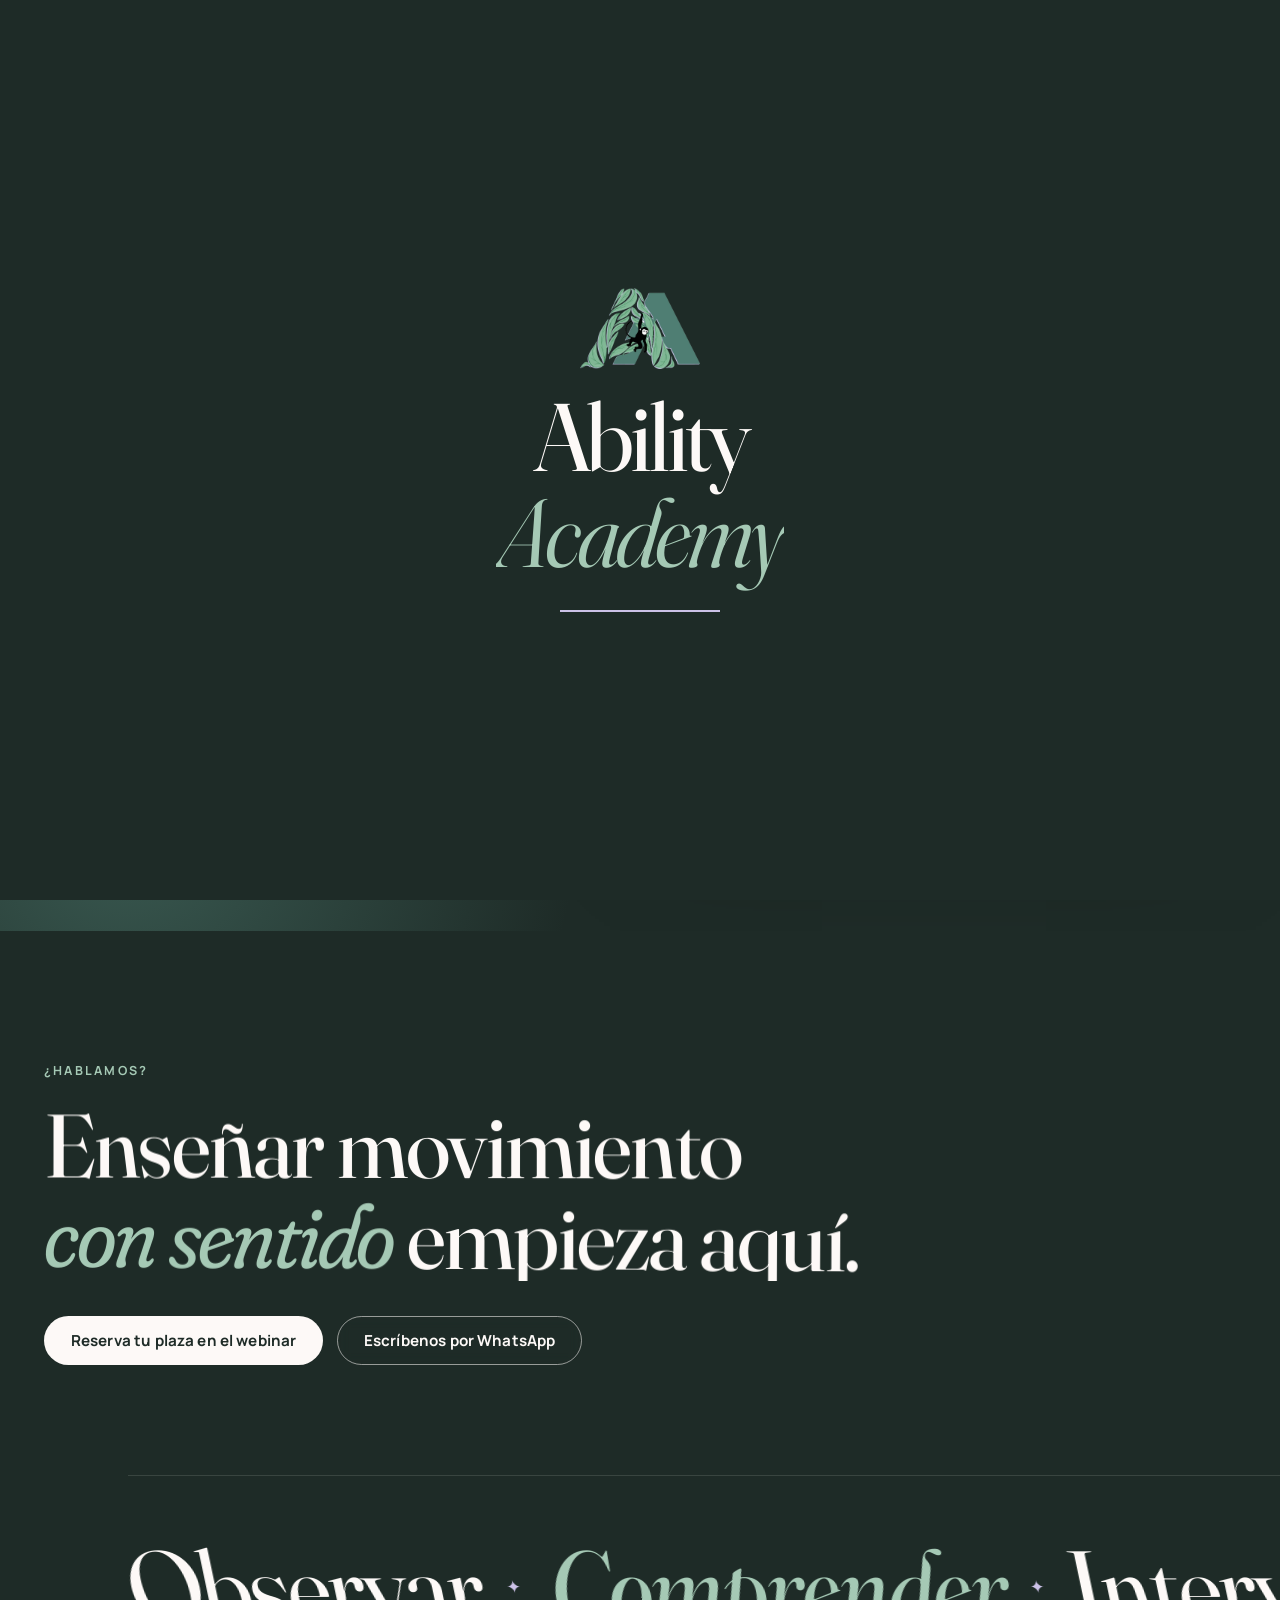
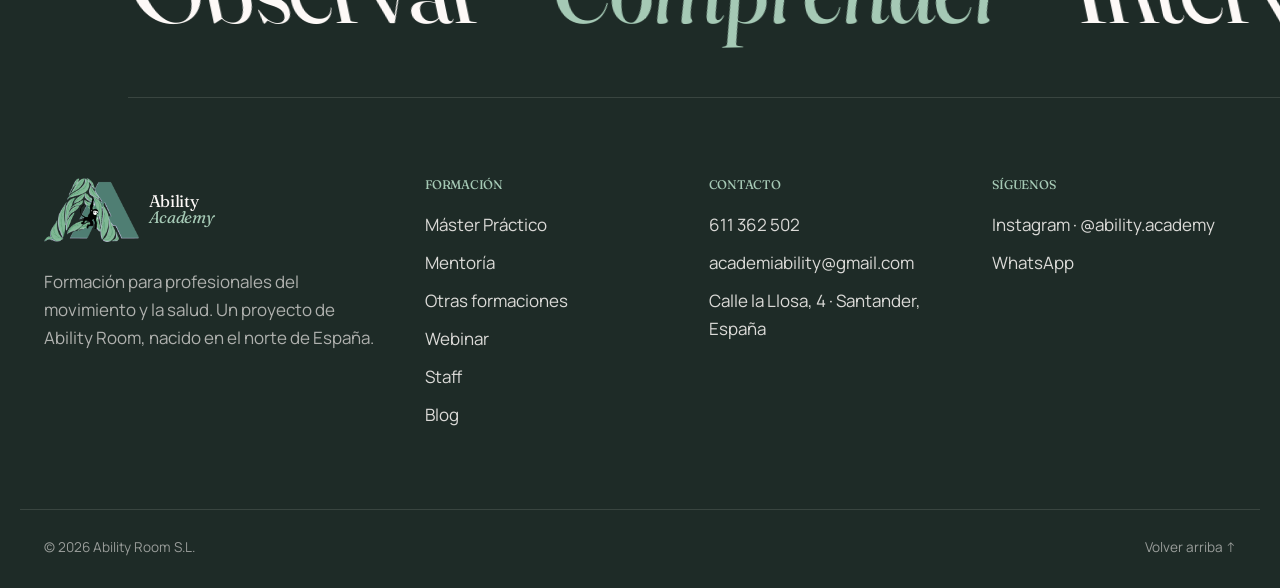
<file: webinar/index.html>
<!doctype html>
<html lang="en-US">
<head>
	<meta charset="UTF-8">
	<meta name="viewport" content="width=device-width, initial-scale=1">
	<meta name="theme-color" content="#1E2B27">
	<script>if(!matchMedia('(prefers-reduced-motion: reduce)').matches){document.documentElement.classList.add('ab-anim')}</script>
<title>Webinar &#8211; Ability Academy</title>
<meta name='robots' content='max-image-preview:large' />
<meta name="description" content="Webinar gratuito de Ability Academy: descubre el Método Ability y cómo enseñar movimiento con criterio.">
<link href='https://fonts.gstatic.com' crossorigin rel='preconnect' />
<link rel='preconnect' href='https://fonts.googleapis.com' />
<style id="wp-img-auto-sizes-contain-inline-css">
img:is([sizes=auto i],[sizes^="auto," i]){contain-intrinsic-size:3000px 1500px}
/*# sourceURL=wp-img-auto-sizes-contain-inline-css */
</style>
<style id="wp-emoji-styles-inline-css">

	img.wp-smiley, img.emoji {
		display: inline !important;
		border: none !important;
		box-shadow: none !important;
		height: 1em !important;
		width: 1em !important;
		margin: 0 0.07em !important;
		vertical-align: -0.1em !important;
		background: none !important;
		padding: 0 !important;
	}
/*# sourceURL=wp-emoji-styles-inline-css */
</style>
<style id="global-styles-inline-css">
:root{--wp--preset--aspect-ratio--square: 1;--wp--preset--aspect-ratio--4-3: 4/3;--wp--preset--aspect-ratio--3-4: 3/4;--wp--preset--aspect-ratio--3-2: 3/2;--wp--preset--aspect-ratio--2-3: 2/3;--wp--preset--aspect-ratio--16-9: 16/9;--wp--preset--aspect-ratio--9-16: 9/16;--wp--preset--color--black: #000000;--wp--preset--color--cyan-bluish-gray: #abb8c3;--wp--preset--color--white: #ffffff;--wp--preset--color--pale-pink: #f78da7;--wp--preset--color--vivid-red: #cf2e2e;--wp--preset--color--luminous-vivid-orange: #ff6900;--wp--preset--color--luminous-vivid-amber: #fcb900;--wp--preset--color--light-green-cyan: #7bdcb5;--wp--preset--color--vivid-green-cyan: #00d084;--wp--preset--color--pale-cyan-blue: #8ed1fc;--wp--preset--color--vivid-cyan-blue: #0693e3;--wp--preset--color--vivid-purple: #9b51e0;--wp--preset--gradient--vivid-cyan-blue-to-vivid-purple: linear-gradient(135deg,rgb(6,147,227) 0%,rgb(155,81,224) 100%);--wp--preset--gradient--light-green-cyan-to-vivid-green-cyan: linear-gradient(135deg,rgb(122,220,180) 0%,rgb(0,208,130) 100%);--wp--preset--gradient--luminous-vivid-amber-to-luminous-vivid-orange: linear-gradient(135deg,rgb(252,185,0) 0%,rgb(255,105,0) 100%);--wp--preset--gradient--luminous-vivid-orange-to-vivid-red: linear-gradient(135deg,rgb(255,105,0) 0%,rgb(207,46,46) 100%);--wp--preset--gradient--very-light-gray-to-cyan-bluish-gray: linear-gradient(135deg,rgb(238,238,238) 0%,rgb(169,184,195) 100%);--wp--preset--gradient--cool-to-warm-spectrum: linear-gradient(135deg,rgb(74,234,220) 0%,rgb(151,120,209) 20%,rgb(207,42,186) 40%,rgb(238,44,130) 60%,rgb(251,105,98) 80%,rgb(254,248,76) 100%);--wp--preset--gradient--blush-light-purple: linear-gradient(135deg,rgb(255,206,236) 0%,rgb(152,150,240) 100%);--wp--preset--gradient--blush-bordeaux: linear-gradient(135deg,rgb(254,205,165) 0%,rgb(254,45,45) 50%,rgb(107,0,62) 100%);--wp--preset--gradient--luminous-dusk: linear-gradient(135deg,rgb(255,203,112) 0%,rgb(199,81,192) 50%,rgb(65,88,208) 100%);--wp--preset--gradient--pale-ocean: linear-gradient(135deg,rgb(255,245,203) 0%,rgb(182,227,212) 50%,rgb(51,167,181) 100%);--wp--preset--gradient--electric-grass: linear-gradient(135deg,rgb(202,248,128) 0%,rgb(113,206,126) 100%);--wp--preset--gradient--midnight: linear-gradient(135deg,rgb(2,3,129) 0%,rgb(40,116,252) 100%);--wp--preset--font-size--small: 13px;--wp--preset--font-size--medium: 20px;--wp--preset--font-size--large: 36px;--wp--preset--font-size--x-large: 42px;--wp--preset--spacing--20: 0.44rem;--wp--preset--spacing--30: 0.67rem;--wp--preset--spacing--40: 1rem;--wp--preset--spacing--50: 1.5rem;--wp--preset--spacing--60: 2.25rem;--wp--preset--spacing--70: 3.38rem;--wp--preset--spacing--80: 5.06rem;--wp--preset--shadow--natural: 6px 6px 9px rgba(0, 0, 0, 0.2);--wp--preset--shadow--deep: 12px 12px 50px rgba(0, 0, 0, 0.4);--wp--preset--shadow--sharp: 6px 6px 0px rgba(0, 0, 0, 0.2);--wp--preset--shadow--outlined: 6px 6px 0px -3px rgb(255, 255, 255), 6px 6px rgb(0, 0, 0);--wp--preset--shadow--crisp: 6px 6px 0px rgb(0, 0, 0);}.wp-block-button{--wp--preset--dimension--25: 25%;--wp--preset--dimension--50: 50%;--wp--preset--dimension--75: 75%;--wp--preset--dimension--100: 100%;}:root { --wp--style--global--content-size: 800px;--wp--style--global--wide-size: 1200px; }:where(body) { margin: 0; }.wp-site-blocks > .alignleft { float: left; margin-right: 2em; }.wp-site-blocks > .alignright { float: right; margin-left: 2em; }.wp-site-blocks > .aligncenter { justify-content: center; margin-left: auto; margin-right: auto; }:where(.wp-site-blocks) > * { margin-block-start: 24px; margin-block-end: 0; }:where(.wp-site-blocks) > :first-child { margin-block-start: 0; }:where(.wp-site-blocks) > :last-child { margin-block-end: 0; }:root { --wp--style--block-gap: 24px; }:root :where(.is-layout-flow) > :first-child{margin-block-start: 0;}:root :where(.is-layout-flow) > :last-child{margin-block-end: 0;}:root :where(.is-layout-flow) > *{margin-block-start: 24px;margin-block-end: 0;}:root :where(.is-layout-constrained) > :first-child{margin-block-start: 0;}:root :where(.is-layout-constrained) > :last-child{margin-block-end: 0;}:root :where(.is-layout-constrained) > *{margin-block-start: 24px;margin-block-end: 0;}:root :where(.is-layout-flex){gap: 24px;}:root :where(.is-layout-grid){gap: 24px;}.is-layout-flow > .alignleft{float: left;margin-inline-start: 0;margin-inline-end: 2em;}.is-layout-flow > .alignright{float: right;margin-inline-start: 2em;margin-inline-end: 0;}.is-layout-flow > .aligncenter{margin-left: auto !important;margin-right: auto !important;}.is-layout-constrained > .alignleft{float: left;margin-inline-start: 0;margin-inline-end: 2em;}.is-layout-constrained > .alignright{float: right;margin-inline-start: 2em;margin-inline-end: 0;}.is-layout-constrained > .aligncenter{margin-left: auto !important;margin-right: auto !important;}.is-layout-constrained > :where(:not(.alignleft):not(.alignright):not(.alignfull)){max-width: var(--wp--style--global--content-size);margin-left: auto !important;margin-right: auto !important;}.is-layout-constrained > .alignwide{max-width: var(--wp--style--global--wide-size);}body .is-layout-flex{display: flex;}.is-layout-flex{flex-wrap: wrap;align-items: center;}.is-layout-flex > :is(*, div){margin: 0;}body .is-layout-grid{display: grid;}.is-layout-grid > :is(*, div){margin: 0;}body{padding-top: 0px;padding-right: 0px;padding-bottom: 0px;padding-left: 0px;}:root :where(.wp-element-button, .wp-block-button__link){background-color: #32373c;border-width: 0;color: #fff;font-family: inherit;font-size: inherit;font-style: inherit;font-weight: inherit;letter-spacing: inherit;line-height: inherit;padding-top: calc(0.667em + 2px);padding-right: calc(1.333em + 2px);padding-bottom: calc(0.667em + 2px);padding-left: calc(1.333em + 2px);text-decoration: none;text-transform: inherit;}.has-black-color{color: var(--wp--preset--color--black) !important;}.has-cyan-bluish-gray-color{color: var(--wp--preset--color--cyan-bluish-gray) !important;}.has-white-color{color: var(--wp--preset--color--white) !important;}.has-pale-pink-color{color: var(--wp--preset--color--pale-pink) !important;}.has-vivid-red-color{color: var(--wp--preset--color--vivid-red) !important;}.has-luminous-vivid-orange-color{color: var(--wp--preset--color--luminous-vivid-orange) !important;}.has-luminous-vivid-amber-color{color: var(--wp--preset--color--luminous-vivid-amber) !important;}.has-light-green-cyan-color{color: var(--wp--preset--color--light-green-cyan) !important;}.has-vivid-green-cyan-color{color: var(--wp--preset--color--vivid-green-cyan) !important;}.has-pale-cyan-blue-color{color: var(--wp--preset--color--pale-cyan-blue) !important;}.has-vivid-cyan-blue-color{color: var(--wp--preset--color--vivid-cyan-blue) !important;}.has-vivid-purple-color{color: var(--wp--preset--color--vivid-purple) !important;}.has-black-background-color{background-color: var(--wp--preset--color--black) !important;}.has-cyan-bluish-gray-background-color{background-color: var(--wp--preset--color--cyan-bluish-gray) !important;}.has-white-background-color{background-color: var(--wp--preset--color--white) !important;}.has-pale-pink-background-color{background-color: var(--wp--preset--color--pale-pink) !important;}.has-vivid-red-background-color{background-color: var(--wp--preset--color--vivid-red) !important;}.has-luminous-vivid-orange-background-color{background-color: var(--wp--preset--color--luminous-vivid-orange) !important;}.has-luminous-vivid-amber-background-color{background-color: var(--wp--preset--color--luminous-vivid-amber) !important;}.has-light-green-cyan-background-color{background-color: var(--wp--preset--color--light-green-cyan) !important;}.has-vivid-green-cyan-background-color{background-color: var(--wp--preset--color--vivid-green-cyan) !important;}.has-pale-cyan-blue-background-color{background-color: var(--wp--preset--color--pale-cyan-blue) !important;}.has-vivid-cyan-blue-background-color{background-color: var(--wp--preset--color--vivid-cyan-blue) !important;}.has-vivid-purple-background-color{background-color: var(--wp--preset--color--vivid-purple) !important;}.has-black-border-color{border-color: var(--wp--preset--color--black) !important;}.has-cyan-bluish-gray-border-color{border-color: var(--wp--preset--color--cyan-bluish-gray) !important;}.has-white-border-color{border-color: var(--wp--preset--color--white) !important;}.has-pale-pink-border-color{border-color: var(--wp--preset--color--pale-pink) !important;}.has-vivid-red-border-color{border-color: var(--wp--preset--color--vivid-red) !important;}.has-luminous-vivid-orange-border-color{border-color: var(--wp--preset--color--luminous-vivid-orange) !important;}.has-luminous-vivid-amber-border-color{border-color: var(--wp--preset--color--luminous-vivid-amber) !important;}.has-light-green-cyan-border-color{border-color: var(--wp--preset--color--light-green-cyan) !important;}.has-vivid-green-cyan-border-color{border-color: var(--wp--preset--color--vivid-green-cyan) !important;}.has-pale-cyan-blue-border-color{border-color: var(--wp--preset--color--pale-cyan-blue) !important;}.has-vivid-cyan-blue-border-color{border-color: var(--wp--preset--color--vivid-cyan-blue) !important;}.has-vivid-purple-border-color{border-color: var(--wp--preset--color--vivid-purple) !important;}.has-vivid-cyan-blue-to-vivid-purple-gradient-background{background: var(--wp--preset--gradient--vivid-cyan-blue-to-vivid-purple) !important;}.has-light-green-cyan-to-vivid-green-cyan-gradient-background{background: var(--wp--preset--gradient--light-green-cyan-to-vivid-green-cyan) !important;}.has-luminous-vivid-amber-to-luminous-vivid-orange-gradient-background{background: var(--wp--preset--gradient--luminous-vivid-amber-to-luminous-vivid-orange) !important;}.has-luminous-vivid-orange-to-vivid-red-gradient-background{background: var(--wp--preset--gradient--luminous-vivid-orange-to-vivid-red) !important;}.has-very-light-gray-to-cyan-bluish-gray-gradient-background{background: var(--wp--preset--gradient--very-light-gray-to-cyan-bluish-gray) !important;}.has-cool-to-warm-spectrum-gradient-background{background: var(--wp--preset--gradient--cool-to-warm-spectrum) !important;}.has-blush-light-purple-gradient-background{background: var(--wp--preset--gradient--blush-light-purple) !important;}.has-blush-bordeaux-gradient-background{background: var(--wp--preset--gradient--blush-bordeaux) !important;}.has-luminous-dusk-gradient-background{background: var(--wp--preset--gradient--luminous-dusk) !important;}.has-pale-ocean-gradient-background{background: var(--wp--preset--gradient--pale-ocean) !important;}.has-electric-grass-gradient-background{background: var(--wp--preset--gradient--electric-grass) !important;}.has-midnight-gradient-background{background: var(--wp--preset--gradient--midnight) !important;}.has-small-font-size{font-size: var(--wp--preset--font-size--small) !important;}.has-medium-font-size{font-size: var(--wp--preset--font-size--medium) !important;}.has-large-font-size{font-size: var(--wp--preset--font-size--large) !important;}.has-x-large-font-size{font-size: var(--wp--preset--font-size--x-large) !important;}
:root :where(.wp-block-icon svg){width: 24px;}
:root :where(.wp-block-pullquote){font-size: 1.5em;line-height: 1.6;}
/*# sourceURL=global-styles-inline-css */
</style>
<link rel='stylesheet' id='hello-elementor-css' href='../wp-content/themes/hello-elementor/assets/css/reset.css' media='all' />
<link rel='stylesheet' id='hello-elementor-theme-style-css' href='../wp-content/themes/hello-elementor/assets/css/theme.css' media='all' />
<link rel='stylesheet' id='hello-elementor-header-footer-css' href='../wp-content/themes/hello-elementor/assets/css/header-footer.css' media='all' />
<link rel='stylesheet' id='elementor-frontend-css' href='../wp-content/plugins/elementor/assets/css/frontend.min.css' media='all' />
<style id="elementor-frontend-inline-css">
.e-heading-base a, .e-paragraph-base a { all: unset; cursor: pointer; }.elementor :where(.e-svg-base) { width: var(--e-svg-width, 65px); height: var(--e-svg-height, 65px); }form[data-element_type="e-form"].form-state-success [data-element_type="e-form-success-message"],form[data-element_type="e-form"].form-state-error [data-element_type="e-form-error-message"]{ display: block; }.elementor-edit-mode [data-element_type="e-form-success-message"]:is(.elementor-element-editable, :has(.elementor-element-editable), :has(> .elementor-empty-view)),.elementor-edit-mode [data-element_type="e-form-error-message"]:is(.elementor-element-editable, :has(.elementor-element-editable), :has(> .elementor-empty-view)){ display: block; }.e-background-video { position: relative; overflow: hidden; }.e-background-video__media { position: absolute; inset: 0; width: 100%; height: 100%; object-fit: cover; pointer-events: none; z-index: 0; }.e-background-video__content { position: relative; z-index: 1; flex: 1 1 auto; }.elementor-edit-mode .e-background-video__content.e-atomic-element:has(> .elementor-empty-view) { display: flex; flex-direction: column; flex: 1 1 auto; min-height: 0; }.elementor-edit-mode .e-background-video__content.e-atomic-element:has(> .elementor-empty-view) > .elementor-empty-view.elementor-empty-view { position: relative; flex: 1 1 auto; min-height: 120px; height: auto; width: 100%; }.elementor-edit-mode .e-background-video__content.e-atomic-element:has(> .elementor-empty-view) > .elementor-empty-view > .elementor-first-add { position: absolute; inset: 0; width: 100%; height: 100%; }.e-background-video__controls { z-index: 2; }.e-background-video__play, .e-background-video__pause { appearance: none; -webkit-appearance: none; }.e-background-video.e-background-video--playing .e-background-video__play { display: none; }.e-background-video.e-background-video--paused .e-background-video__pause { display: none; }.e-background-video:not(.e-background-video--playing):not(.e-background-video--paused) .e-background-video__controls,.e-background-video:not(.e-background-video--playing):not(.e-background-video--paused) .e-background-video__play,.e-background-video:not(.e-background-video--playing):not(.e-background-video--paused) .e-background-video__pause { display: none; }.e-accordion-item-header-base { list-style: none; }.e-accordion-item-header-base::-webkit-details-marker { display: none; }.e-accordion-item-base { interpolate-size: allow-keywords; }.e-accordion-item-base::details-content {block-size: 0; overflow: hidden;transition: block-size .3s ease, content-visibility .3s ease allow-discrete;}.e-accordion-item-base[open]::details-content { block-size: auto; }.e-accordion-item-icon-base, .e-accordion-item-icon-open-base { --e-svg-width: auto; --e-svg-height: 100%; }:where(.e-accordion-item-icon-base, .e-accordion-item-icon-open-base) .e-svg-base { max-width: 100%; }.e-accordion-item-icon-base.e-accordion-item-icon-base .e-svg-base svg, .e-accordion-item-icon-open-base.e-accordion-item-icon-open-base .e-svg-base svg { width: auto !important; }.e-accordion-item-icon-base svg, .e-accordion-item-icon-open-base svg { transition: transform .3s ease; }.e-accordion-item-base:not([open]) > summary :is(.e-accordion-item-icon-base, .e-accordion-item-icon-open-base) svg { transform: rotate(var(--e-accordion-icon-rotation-closed)); }.e-accordion-item-base[open] > summary :is(.e-accordion-item-icon-base, .e-accordion-item-icon-open-base) svg { transform: rotate(var(--e-accordion-icon-rotation, 180deg)); }.e-accordion-item-header-base.e-accordion-item-header-base:has(> .e-accordion-item-icon-open-base) { display: grid; grid-template-columns: minmax(0, 1fr) auto; align-items: center; }.e-accordion-item-header-base:has(> .e-accordion-item-icon-open-base) > .e-accordion-item-title-base { grid-column: 1; grid-row: 1; }.e-accordion-item-header-base:has(> .e-accordion-item-icon-open-base) > :is(.e-accordion-item-icon-base, .e-accordion-item-icon-open-base) { grid-column: 2; grid-row: 1; }.e-accordion-item-base .e-accordion-item-icon-open-base.e-accordion-item-icon-open-base { visibility: hidden; }.e-accordion-item-base[open] > summary .e-accordion-item-icon-open-base { visibility: visible; }.e-accordion-item-base[open] > summary:has(.e-accordion-item-icon-open-base) .e-accordion-item-icon-base { visibility: hidden; }.e-list-item-marker-base { --e-svg-width: 0.6em; --e-svg-height: 0.6em; }:where(.e-list-item-marker-base) .e-svg-base { flex-shrink: 0; }.e-list-item-marker-base .e-svg-base svg { display: block; }
/*# sourceURL=elementor-frontend-inline-css */
</style>
<link rel='stylesheet' id='elementor-post-5-css' href='../wp-content/uploads/elementor/css/post-5.css' media='all' />
<link rel='stylesheet' id='ability-fonts-css' href='https://fonts.googleapis.com/css2?family=Fraunces:ital,opsz,wght@0,9..144,300..800;1,9..144,300..800&#038;family=Manrope:wght@300..800&#038;display=swap' media='all' />
<link rel='stylesheet' id='ability-main-css' href='../wp-content/themes/ability-academy/assets/css/ability.css' media='all' />
<link rel='stylesheet' id='widget-heading-css' href='../wp-content/plugins/elementor/assets/css/widget-heading.min.css' media='all' />
<link rel='stylesheet' id='widget-icon-list-css' href='../wp-content/plugins/elementor/assets/css/widget-icon-list.min.css' media='all' />
<link rel='stylesheet' id='elementor-post-61-css' href='../wp-content/uploads/elementor/css/post-61.css' media='all' />
<link rel='stylesheet' id='base-desktop-css' href='../wp-content/uploads/elementor/css/base-desktop.css' media='all' />
<link rel='stylesheet' id='base-mobile-css' href='../wp-content/uploads/elementor/css/base-mobile.css' media='(max-width:767px)' />
<link rel='stylesheet' id='elementor-gf-fraunces-css' href='https://fonts.googleapis.com/css?family=Fraunces:100,100italic,200,200italic,300,300italic,400,400italic,500,500italic,600,600italic,700,700italic,800,800italic,900,900italic&#038;display=swap' media='all' />
<link rel='stylesheet' id='elementor-gf-manrope-css' href='https://fonts.googleapis.com/css?family=Manrope:100,100italic,200,200italic,300,300italic,400,400italic,500,500italic,600,600italic,700,700italic,800,800italic,900,900italic&#038;display=swap' media='all' />
<script id="jquery-core-js" src="../wp-includes/js/jquery/jquery.min.js"></script>
<script id="jquery-migrate-js" src="../wp-includes/js/jquery/jquery-migrate.min.js"></script>
<link rel="canonical" href="../webinar/index.html" />
<style>
				.e-con.e-parent:nth-of-type(n+4):not(.e-lazyloaded):not(.e-no-lazyload),
				.e-con.e-parent:nth-of-type(n+4):not(.e-lazyloaded):not(.e-no-lazyload) * {
					background-image: none !important;
				}
				@media screen and (max-height: 1024px) {
					.e-con.e-parent:nth-of-type(n+3):not(.e-lazyloaded):not(.e-no-lazyload),
					.e-con.e-parent:nth-of-type(n+3):not(.e-lazyloaded):not(.e-no-lazyload) * {
						background-image: none !important;
					}
				}
				@media screen and (max-height: 640px) {
					.e-con.e-parent:nth-of-type(n+2):not(.e-lazyloaded):not(.e-no-lazyload),
					.e-con.e-parent:nth-of-type(n+2):not(.e-lazyloaded):not(.e-no-lazyload) * {
						background-image: none !important;
					}
				}
			</style>
			<link rel="icon" href="../wp-content/uploads/2026/11/ability-site-icon-150x150.png" sizes="32x32" />
<link rel="icon" href="../wp-content/uploads/2026/11/ability-site-icon-300x300.png" sizes="192x192" />
<link rel="apple-touch-icon" href="../wp-content/uploads/2026/11/ability-site-icon-300x300.png" />
<meta name="msapplication-TileImage" content="../wp-content/uploads/2026/11/ability-site-icon-300x300.png" />
</head>
<body class="wp-singular page-template page-template-elementor_header_footer page page-id-61 wp-custom-logo wp-embed-responsive wp-theme-hello-elementor wp-child-theme-ability-academy ability hello-elementor-default elementor-default elementor-template-full-width elementor-kit-5 elementor-page elementor-page-61">

<div class="ab-loader" aria-hidden="true">
	<div class="ab-loader__inner">
		<img fetchpriority="high" class="ab-loader__logo" src="../wp-content/themes/ability-academy/assets/img/logo-ability-academy.webp" width="640" height="432" alt="">
		<span class="ab-loader__word">Ability</span>
		<span class="ab-loader__word ab-loader__word--em">Academy</span>
		<span class="ab-loader__bar"><i></i></span>
	</div>
</div>

<div class="ab-progress" aria-hidden="true"><i></i></div>
<div class="ab-cursor" aria-hidden="true"><span class="ab-cursor__label"></span></div>

<a class="skip-link screen-reader-text" href="#content">Saltar al contenido</a>

<header class="ab-header" id="ab-header">
	<div class="ab-header__bar">
		<a class="ab-logo" href="../index.html" aria-label="Ability Academy"><img width="300" height="203" src="../wp-content/uploads/2026/11/ability-logo-ability-academy-300x203.png" class="ab-logo__img" alt="Ability Academy" decoding="async" srcset="../wp-content/uploads/2026/11/ability-logo-ability-academy-300x203.png 300w, ../wp-content/uploads/2026/11/ability-logo-ability-academy.png 640w" sizes="(max-width: 300px) 100vw, 300px" /><span class="ab-logo__text">Ability<br><em>Academy</em></span></a>
		<nav class="ab-nav" aria-label="Principal">
			<ul id="menu-ability-principal" class="ab-nav__list"><li id="menu-item-67" class="menu-item menu-item-type-post_type menu-item-object-page menu-item-67"><a href="../master-practico/index.html">Máster Práctico</a></li>
<li id="menu-item-68" class="menu-item menu-item-type-post_type menu-item-object-page menu-item-68"><a href="../mentoria/index.html">Mentoría</a></li>
<li id="menu-item-69" class="menu-item menu-item-type-post_type menu-item-object-page menu-item-69"><a href="../otras-formaciones/index.html">Otras formaciones</a></li>
<li id="menu-item-70" class="menu-item menu-item-type-post_type menu-item-object-page menu-item-70"><a href="../staff/index.html">Staff</a></li>
<li id="menu-item-71" class="menu-item menu-item-type-post_type menu-item-object-page menu-item-71"><a href="../blog/index.html">Blog</a></li>
<li id="menu-item-72" class="menu-item menu-item-type-post_type menu-item-object-page menu-item-72"><a href="../contacto/index.html">Contacto</a></li>
</ul>		</nav>

		<div class="ab-header__actions">
			<a class="ab-btn ab-btn--lavender ab-magnetic" href="../webinar/index.html">
				<span class="ab-btn__dot"></span>Webinar gratuito			</a>
			<button class="ab-burger" aria-label="Abrir menú" aria-expanded="false" aria-controls="ab-overlay">
				<span></span><span></span>
			</button>
		</div>
	</div>
</header>

<div class="ab-overlay" id="ab-overlay" aria-hidden="true">
	<div class="ab-overlay__bg"></div>
	<div class="ab-overlay__content">
		<ul id="menu-ability-principal-1" class="ab-overlay__list ab-nav__list"><li class="menu-item menu-item-type-post_type menu-item-object-page menu-item-67"><a href="../master-practico/index.html">Máster Práctico</a></li>
<li class="menu-item menu-item-type-post_type menu-item-object-page menu-item-68"><a href="../mentoria/index.html">Mentoría</a></li>
<li class="menu-item menu-item-type-post_type menu-item-object-page menu-item-69"><a href="../otras-formaciones/index.html">Otras formaciones</a></li>
<li class="menu-item menu-item-type-post_type menu-item-object-page menu-item-70"><a href="../staff/index.html">Staff</a></li>
<li class="menu-item menu-item-type-post_type menu-item-object-page menu-item-71"><a href="../blog/index.html">Blog</a></li>
<li class="menu-item menu-item-type-post_type menu-item-object-page menu-item-72"><a href="../contacto/index.html">Contacto</a></li>
</ul>		<div class="ab-overlay__foot">
			<a class="ab-btn ab-btn--lavender" href="../webinar/index.html">Apúntate al webinar</a>
			<div class="ab-overlay__social">
				<a href="https://www.instagram.com/ability.academy/" target="_blank" rel="noopener">Instagram</a>
				<a href="https://wa.me/34611362502" target="_blank" rel="noopener">WhatsApp</a>
				<a href="mailto:academiability@gmail.com">Email</a>
			</div>
		</div>
	</div>
</div>

<main id="content" class="ab-main">
		<div data-elementor-type="wp-page" data-elementor-id="61" class="elementor elementor-61">
				<section class="elementor-element elementor-element-95cc28a e-con-full ab-webinar e-flex e-con e-parent" data-id="95cc28a" data-element_type="container" data-e-type="container" data-settings="{&quot;background_background&quot;:&quot;classic&quot;}">
		<div class="elementor-element elementor-element-12548cf e-con-boxed ab-webinar__row e-flex e-con e-child" data-id="12548cf" data-element_type="container" data-e-type="container">
					<div class="e-con-inner">
		<div class="elementor-element elementor-element-50fe825 e-con-full ab-sec--dark e-flex e-con e-child" data-id="50fe825" data-element_type="container" data-e-type="container">
				<div class="elementor-element elementor-element-e541a48 ab-eyebrow  elementor-widget elementor-widget-heading" data-id="e541a48" data-element_type="widget" data-e-type="widget" data-widget_type="heading.default">
					<p class="elementor-heading-title elementor-size-default">Webinar gratuito · Online</p>				</div>
				<div class="elementor-element elementor-element-78b9404 ab-display ab-split elementor-widget elementor-widget-heading" data-id="78b9404" data-element_type="widget" data-e-type="widget" data-widget_type="heading.default">
					<h1 class="elementor-heading-title elementor-size-default">Enseñar movimiento <em>con método</em>.</h1>				</div>
				<div class="elementor-element elementor-element-fc30dbf ab-fade elementor-widget elementor-widget-text-editor" data-id="fc30dbf" data-element_type="widget" data-e-type="widget" data-widget_type="text-editor.default">
									<p>Una sesión en directo con el equipo de Ability Academy para que conozcas nuestra forma de trabajar y resuelvas tus dudas antes de dar el paso.</p>								</div>
				<div class="elementor-element elementor-element-bd86e69 ab-list ab-list--light elementor-icon-list--layout-traditional elementor-list-item-link-full_width elementor-widget elementor-widget-icon-list" data-id="bd86e69" data-element_type="widget" data-e-type="widget" data-widget_type="icon-list.default">
							<ul class="elementor-icon-list-items">
							<li class="elementor-icon-list-item">
											<span class="elementor-icon-list-icon">
							<svg aria-hidden="true" class="e-font-icon-svg e-fas-check" viewBox="0 0 512 512" xmlns="http://www.w3.org/2000/svg"><path d="M173.898 439.404l-166.4-166.4c-9.997-9.997-9.997-26.206 0-36.204l36.203-36.204c9.997-9.998 26.207-9.998 36.204 0L192 312.69 432.095 72.596c9.997-9.997 26.207-9.997 36.204 0l36.203 36.204c9.997 9.997 9.997 26.206 0 36.204l-294.4 294.401c-9.998 9.997-26.207 9.997-36.204-.001z"></path></svg>						</span>
										<span class="elementor-icon-list-text">Cómo funciona el Método Ability</span>
									</li>
								<li class="elementor-icon-list-item">
											<span class="elementor-icon-list-icon">
							<svg aria-hidden="true" class="e-font-icon-svg e-fas-check" viewBox="0 0 512 512" xmlns="http://www.w3.org/2000/svg"><path d="M173.898 439.404l-166.4-166.4c-9.997-9.997-9.997-26.206 0-36.204l36.203-36.204c9.997-9.998 26.207-9.998 36.204 0L192 312.69 432.095 72.596c9.997-9.997 26.207-9.997 36.204 0l36.203 36.204c9.997 9.997 9.997 26.206 0 36.204l-294.4 294.401c-9.998 9.997-26.207 9.997-36.204-.001z"></path></svg>						</span>
										<span class="elementor-icon-list-text">Cómo planificar por bloques, progresiones y criterios de carga</span>
									</li>
								<li class="elementor-icon-list-item">
											<span class="elementor-icon-list-icon">
							<svg aria-hidden="true" class="e-font-icon-svg e-fas-check" viewBox="0 0 512 512" xmlns="http://www.w3.org/2000/svg"><path d="M173.898 439.404l-166.4-166.4c-9.997-9.997-9.997-26.206 0-36.204l36.203-36.204c9.997-9.998 26.207-9.998 36.204 0L192 312.69 432.095 72.596c9.997-9.997 26.207-9.997 36.204 0l36.203 36.204c9.997 9.997 9.997 26.206 0 36.204l-294.4 294.401c-9.998 9.997-26.207 9.997-36.204-.001z"></path></svg>						</span>
										<span class="elementor-icon-list-text">Qué formación encaja contigo: Máster, Mentoría o Talleres</span>
									</li>
								<li class="elementor-icon-list-item">
											<span class="elementor-icon-list-icon">
							<svg aria-hidden="true" class="e-font-icon-svg e-fas-check" viewBox="0 0 512 512" xmlns="http://www.w3.org/2000/svg"><path d="M173.898 439.404l-166.4-166.4c-9.997-9.997-9.997-26.206 0-36.204l36.203-36.204c9.997-9.998 26.207-9.998 36.204 0L192 312.69 432.095 72.596c9.997-9.997 26.207-9.997 36.204 0l36.203 36.204c9.997 9.997 9.997 26.206 0 36.204l-294.4 294.401c-9.998 9.997-26.207 9.997-36.204-.001z"></path></svg>						</span>
										<span class="elementor-icon-list-text">Preguntas y respuestas en directo</span>
									</li>
						</ul>
						</div>
				</div>
		<div class="elementor-element elementor-element-7edcf13 e-con-full ab-formcard e-flex e-con e-child" data-id="7edcf13" data-element_type="container" data-e-type="container" data-settings="{&quot;background_background&quot;:&quot;classic&quot;}">
				<div class="elementor-element elementor-element-d4761e0 ab-h3 elementor-widget elementor-widget-heading" data-id="d4761e0" data-element_type="widget" data-e-type="widget" data-widget_type="heading.default">
					<h2 class="elementor-heading-title elementor-size-default">Reserva tu plaza</h2>				</div>
				<div class="elementor-element elementor-element-67edb9c ab-small elementor-widget elementor-widget-text-editor" data-id="67edb9c" data-element_type="widget" data-e-type="widget" data-widget_type="text-editor.default">
									<p>Te enviaremos el enlace y todos los detalles por email.</p>								</div>
				<div class="elementor-element elementor-element-eb65557 ab-shortcode elementor-widget elementor-widget-shortcode" data-id="eb65557" data-element_type="widget" data-e-type="widget" data-widget_type="shortcode.default">
							<div class="elementor-shortcode">	<form class="ab-form" novalidate data-ab-form>
				<div class="ab-form__grid">
			<label class="ab-field">
				<input type="text" name="nombre" required autocomplete="name" placeholder=" ">
				<span>Nombre y apellidos</span>
			</label>
			<label class="ab-field">
				<input type="tel" name="telefono" required autocomplete="tel" placeholder=" " pattern="[0-9 +()-]{9,}">
				<span>Teléfono</span>
			</label>
			<label class="ab-field ab-field--full">
				<input type="email" name="email" required autocomplete="email" placeholder=" ">
				<span>Email</span>
			</label>
			<fieldset class="ab-field ab-field--full ab-chips">
				<legend>¿Qué te interesa principalmente?</legend>
									<label class="ab-chip"><input type="radio" name="interes" value="master" required><span>Máster Práctico</span></label>
									<label class="ab-chip"><input type="radio" name="interes" value="mentoria" required><span>Mentoría presencial</span></label>
									<label class="ab-chip"><input type="radio" name="interes" value="talleres" required><span>Talleres prácticos (Otras formaciones)</span></label>
									<label class="ab-chip"><input type="radio" name="interes" value="metodo" required><span>Conocer el Método Ability</span></label>
									<label class="ab-chip"><input type="radio" name="interes" value="otro" required><span>Otro / aún no lo sé</span></label>
							</fieldset>
			<label class="ab-check ab-field--full">
				<input type="checkbox" name="privacidad" value="1" required>
				<span>He leído y acepto la <a href="#" target="_blank">política de privacidad</a>.</span>
			</label>
			<input type="text" name="website" class="ab-hp" tabindex="-1" autocomplete="off" aria-hidden="true">
		</div>
		<button type="submit" class="ab-btn ab-btn--green ab-btn--lg ab-magnetic">
			<span class="ab-btn__label">Quiero mi plaza gratis</span>
			<span class="ab-btn__spinner" aria-hidden="true"></span>
		</button>
		<p class="ab-form__msg" role="status" aria-live="polite"></p>
	</form>
	</div>
						</div>
				</div>
					</div>
				</div>
				</section>
				</div>
		</main>

<footer class="ab-footer">
	<div class="ab-footer__cta">
		<p class="ab-footer__kicker">¿Hablamos?</p>
		<h2 class="ab-footer__title ab-split">Enseñar movimiento<br><em>con sentido</em> empieza aquí.</h2>
		<div class="ab-footer__buttons">
			<a class="ab-btn ab-btn--cream ab-magnetic" href="../webinar/index.html">Reserva tu plaza en el webinar</a>
			<a class="ab-btn ab-btn--ghost ab-magnetic" href="https://wa.me/34611362502" target="_blank" rel="noopener">Escríbenos por WhatsApp</a>
		</div>
	</div>

	<div class="ab-footer__marquee ab-marquee" aria-hidden="true">
		<div class="ab-marquee__track">
			<span>Observar</span><i>✦</i><span>Comprender</span><i>✦</i><span>Intervenir</span><i>✦</i><span>Enseñar</span><i>✦</i>
			<span>Observar</span><i>✦</i><span>Comprender</span><i>✦</i><span>Intervenir</span><i>✦</i><span>Enseñar</span><i>✦</i>
		</div>
	</div>

	<div class="ab-footer__grid">
		<div class="ab-footer__brand">
			<a class="ab-logo ab-logo--footer" href="../index.html" aria-label="Ability Academy"><img width="300" height="203" src="../wp-content/uploads/2026/11/ability-logo-ability-academy-300x203.png" class="ab-logo__img" alt="Ability Academy" decoding="async" srcset="../wp-content/uploads/2026/11/ability-logo-ability-academy-300x203.png 300w, ../wp-content/uploads/2026/11/ability-logo-ability-academy.png 640w" sizes="(max-width: 300px) 100vw, 300px" /><span class="ab-logo__text">Ability<br><em>Academy</em></span></a>			<p>Formación para profesionales del movimiento y la salud. Un proyecto de Ability Room, nacido en el norte de España.</p>
		</div>
		<div class="ab-footer__col">
			<h3>Formación</h3>
			<ul id="menu-ability-footer" class="ab-footer__menu"><li id="menu-item-73" class="menu-item menu-item-type-post_type menu-item-object-page menu-item-73"><a href="../master-practico/index.html">Máster Práctico</a></li>
<li id="menu-item-74" class="menu-item menu-item-type-post_type menu-item-object-page menu-item-74"><a href="../mentoria/index.html">Mentoría</a></li>
<li id="menu-item-75" class="menu-item menu-item-type-post_type menu-item-object-page menu-item-75"><a href="../otras-formaciones/index.html">Otras formaciones</a></li>
<li id="menu-item-76" class="menu-item menu-item-type-post_type menu-item-object-page current-menu-item page_item page-item-61 current_page_item menu-item-76"><a href="../webinar/index.html" aria-current="page">Webinar</a></li>
<li id="menu-item-77" class="menu-item menu-item-type-post_type menu-item-object-page menu-item-77"><a href="../staff/index.html">Staff</a></li>
<li id="menu-item-78" class="menu-item menu-item-type-post_type menu-item-object-page menu-item-78"><a href="../blog/index.html">Blog</a></li>
</ul>		</div>
		<div class="ab-footer__col">
			<h3>Contacto</h3>
			<ul class="ab-footer__menu">
				<li><a href="tel:+34611362502">611 362 502</a></li>
				<li><a href="mailto:academiability@gmail.com">academiability@gmail.com</a></li>
				<li>Calle la Llosa, 4 · Santander, España</li>
			</ul>
		</div>
		<div class="ab-footer__col">
			<h3>Síguenos</h3>
			<ul class="ab-footer__menu">
				<li><a href="https://www.instagram.com/ability.academy/" target="_blank" rel="noopener">Instagram · @ability.academy</a></li>
				<li><a href="https://wa.me/34611362502" target="_blank" rel="noopener">WhatsApp</a></li>
			</ul>
		</div>
	</div>

	<div class="ab-footer__legal">
		<span>© 2026 Ability Room S.L.</span>
				<button class="ab-totop" type="button">Volver arriba ↑</button>
	</div>
</footer>

<a class="ab-whatsapp ab-magnetic" href="https://wa.me/34611362502" target="_blank" rel="noopener" aria-label="Escríbenos por WhatsApp">
	<svg viewBox="0 0 32 32" width="28" height="28" aria-hidden="true"><path fill="currentColor" d="M16 3a13 13 0 0 0-11.2 19.6L3 29l6.6-1.7A13 13 0 1 0 16 3Zm0 23.7a10.7 10.7 0 0 1-5.5-1.5l-.4-.2-3.9 1 1-3.8-.3-.4A10.7 10.7 0 1 1 16 26.7Zm5.9-8c-.3-.2-1.9-1-2.2-1.1-.3-.1-.5-.2-.7.2l-1 1.2c-.2.2-.4.2-.7.1a8.8 8.8 0 0 1-4.4-3.8c-.3-.6.3-.5 1-1.8.1-.2 0-.4 0-.6l-1-2.4c-.3-.6-.5-.5-.7-.5h-.6a1.2 1.2 0 0 0-.9.4 3.6 3.6 0 0 0-1.1 2.7 6.3 6.3 0 0 0 1.3 3.3 14.4 14.4 0 0 0 5.5 4.9c2 .9 2.8 1 3.9.8a3.3 3.3 0 0 0 2.1-1.5 2.7 2.7 0 0 0 .2-1.5c-.1-.2-.3-.3-.6-.4Z"/></svg>
</a>

<script type="speculationrules">
{"prefetch":[{"source":"document","where":{"and":[{"href_matches":"/*"},{"not":{"href_matches":["/wp-*.php","/wp-admin/*","/wp-content/uploads/*","/wp-content/*","/wp-content/plugins/*","/wp-content/themes/ability-academy/*","/wp-content/themes/hello-elementor/*","/*\\?(.+)"]}},{"not":{"selector_matches":"a[rel~=\"nofollow\"]"}},{"not":{"selector_matches":".no-prefetch, .no-prefetch a"}}]},"eagerness":"conservative"}]}
</script>
			<script>
				( () => {
					const lazyloadRunObserver = () => {
						const lazyloadBackgrounds = document.querySelectorAll( `.e-con.e-parent:not(.e-lazyloaded)` );
						const lazyloadBackgroundObserver = new IntersectionObserver( ( entries ) => {
							entries.forEach( ( entry ) => {
								if ( entry.isIntersecting ) {
									let lazyloadBackground = entry.target;
									if( lazyloadBackground ) {
										lazyloadBackground.classList.add( 'e-lazyloaded' );
									}
									lazyloadBackgroundObserver.unobserve( entry.target );
								}
							});
						}, { rootMargin: '200px 0px 200px 0px' } );
						lazyloadBackgrounds.forEach( ( lazyloadBackground ) => {
							lazyloadBackgroundObserver.observe( lazyloadBackground );
						} );
					};
					const events = [
						'DOMContentLoaded',
						'elementor/lazyload/observe',
					];
					events.forEach( ( event ) => {
						document.addEventListener( event, lazyloadRunObserver );
					} );
				} )();
			</script>
			<script id="hello-theme-frontend-js" src="../wp-content/themes/hello-elementor/assets/js/hello-frontend.js"></script>
<script id="gsap-js" src="../wp-content/themes/ability-academy/assets/vendor/gsap.min.js"></script>
<script id="gsap-st-js" src="../wp-content/themes/ability-academy/assets/vendor/ScrollTrigger.min.js"></script>
<script id="gsap-split-js" src="../wp-content/themes/ability-academy/assets/vendor/SplitText.min.js"></script>
<script id="lenis-js" src="../wp-content/themes/ability-academy/assets/vendor/lenis.min.js"></script>
<script id="ability-main-js-extra">
var AbilityCfg = {"demo":"academiability@gmail.com","ajax":"../wp-admin/admin-ajax.php","nonce":"5bef88f9bc"};
//# sourceURL=ability-main-js-extra
</script>
<script id="ability-main-js" src="../wp-content/themes/ability-academy/assets/js/ability.js"></script>
<script id="elementor-webpack-runtime-js" src="../wp-content/plugins/elementor/assets/js/webpack.runtime.min.js"></script>
<script id="elementor-frontend-modules-js" src="../wp-content/plugins/elementor/assets/js/frontend-modules.min.js"></script>
<script id="jquery-ui-core-js-before">
jQuery.uiBackCompat = true;
//# sourceURL=jquery-ui-core-js-before
</script>
<script id="jquery-ui-core-js" src="../wp-includes/js/jquery/ui/core.min.js"></script>
<script id="elementor-frontend-js-before">
var elementorFrontendConfig = {"environmentMode":{"edit":false,"wpPreview":false,"isScriptDebug":false},"i18n":{"shareOnFacebook":"Share on Facebook","shareOnX":"Share on X","pinIt":"Pin it","download":"Download","downloadImage":"Download image","fullscreen":"Fullscreen","zoom":"Zoom","share":"Share","playVideo":"Play Video","previous":"Previous","next":"Next","close":"Close","a11yCarouselPrevSlideMessage":"Previous slide","a11yCarouselNextSlideMessage":"Next slide","a11yCarouselFirstSlideMessage":"This is the first slide","a11yCarouselLastSlideMessage":"This is the last slide","a11yCarouselPaginationBulletMessage":"Go to slide"},"is_rtl":false,"breakpoints":{"xs":0,"sm":480,"md":768,"lg":1025,"xl":1440,"xxl":1600},"responsive":{"breakpoints":{"mobile":{"label":"Mobile Portrait","value":767,"default_value":767,"direction":"max","is_enabled":true},"mobile_extra":{"label":"Mobile Landscape","value":880,"default_value":880,"direction":"max","is_enabled":false},"tablet":{"label":"Tablet Portrait","value":1024,"default_value":1024,"direction":"max","is_enabled":true},"tablet_extra":{"label":"Tablet Landscape","value":1200,"default_value":1200,"direction":"max","is_enabled":false},"laptop":{"label":"Laptop","value":1366,"default_value":1366,"direction":"max","is_enabled":false},"widescreen":{"label":"Widescreen","value":2400,"default_value":2400,"direction":"min","is_enabled":false}},"hasCustomBreakpoints":false},"version":"4.4.1","is_static":false,"experimentalFeatures":{"e_font_icon_svg":true,"additional_custom_breakpoints":true,"container":true,"e_optimized_markup":true,"hello-theme-header-footer":true,"e_mcp_revision_snapshots":true,"nested-elements":true,"e_atomic_elements":true,"e_opt_in_v4":true,"import-export-customization":true},"urls":{"assets":"..\/wp-content\/plugins\/elementor\/assets\/","ajaxurl":"..\/wp-admin\/admin-ajax.php","uploadUrl":"..\/wp-content\/uploads"},"nonces":{"floatingButtonsClickTracking":"c12e10adb6","atomicFormsSendForm":"7fb47ebaf4"},"swiperClass":"swiper","settings":{"page":[],"editorPreferences":[]},"kit":{"body_background_background":"classic","viewport_tablet":1024,"viewport_mobile":767,"active_breakpoints":["viewport_mobile","viewport_tablet"],"global_image_lightbox":"yes","lightbox_enable_counter":"yes","lightbox_enable_fullscreen":"yes","lightbox_enable_zoom":"yes","lightbox_enable_share":"yes","lightbox_title_src":"title","lightbox_description_src":"description","hello_header_logo_type":"logo","hello_header_menu_layout":"horizontal","hello_footer_logo_type":"logo"},"post":{"id":61,"title":"Webinar%20%E2%80%93%20Ability%20Academy","excerpt":"","featuredImage":false}};
//# sourceURL=elementor-frontend-js-before
</script>
<script id="elementor-frontend-js" src="../wp-content/plugins/elementor/assets/js/frontend.min.js"></script>
<script id="wp-emoji-settings" type="application/json">
{"baseUrl":"https://s.w.org/images/core/emoji/17.0.2/72x72/","ext":".png","svgUrl":"https://s.w.org/images/core/emoji/17.0.2/svg/","svgExt":".svg","source":{"concatemoji":"../wp-includes/js/wp-emoji-release.min.js"}}
</script>
<script type="module">
/*! This file is auto-generated */
var e="script#wp-emoji-settings",t=document.querySelector(e);if(!(t instanceof HTMLScriptElement))throw new Error("Element missing: "+e);const r=JSON.parse(t.text),s=(window._wpemojiSettings=r,"wpEmojiSettingsSupports"),o=["flag","emoji"];function i(e){try{var t={supportTests:e,timestamp:(new Date).valueOf()};sessionStorage.setItem(s,JSON.stringify(t))}catch(e){}}function c(e,t,n){e.clearRect(0,0,e.canvas.width,e.canvas.height),e.fillText(t,0,0);t=new Uint32Array(e.getImageData(0,0,e.canvas.width,e.canvas.height).data);e.clearRect(0,0,e.canvas.width,e.canvas.height),e.fillText(n,0,0);const r=new Uint32Array(e.getImageData(0,0,e.canvas.width,e.canvas.height).data);return t.every((e,t)=>e===r[t])}function p(e,t){e.clearRect(0,0,e.canvas.width,e.canvas.height),e.fillText(t,0,0);var n=e.getImageData(16,16,1,1);for(let e=0;e<n.data.length;e++)if(0!==n.data[e])return!1;return!0}function u(e,t,n,r){switch(t){case"flag":return n(e,"\ud83c\udff3\ufe0f\u200d\u26a7\ufe0f","\ud83c\udff3\ufe0f\u200b\u26a7\ufe0f")?!1:!n(e,"\ud83c\udde8\ud83c\uddf6","\ud83c\udde8\u200b\ud83c\uddf6")&&!n(e,"\ud83c\udff4\udb40\udc67\udb40\udc62\udb40\udc65\udb40\udc6e\udb40\udc67\udb40\udc7f","\ud83c\udff4\u200b\udb40\udc67\u200b\udb40\udc62\u200b\udb40\udc65\u200b\udb40\udc6e\u200b\udb40\udc67\u200b\udb40\udc7f");case"emoji":return!r(e,"\ud83e\u1fac8")}return!1}function f(e,t,n,r){let a;const s=(a="undefined"!=typeof WorkerGlobalScope&&self instanceof WorkerGlobalScope?new OffscreenCanvas(300,150):document.createElement("canvas")).getContext("2d",{willReadFrequently:!0}),o=(s.textBaseline="top",s.font="600 32px Arial",{});return e.forEach(e=>{o[e]=t(s,e,n,r)}),o}function a(e){var t=document.createElement("script");t.src=e,t.defer=!0,document.head.appendChild(t)}r.supports={everything:!0,everythingExceptFlag:!0},new Promise(t=>{let n=function(){try{var e=JSON.parse(sessionStorage.getItem(s));if("object"==typeof e&&"number"==typeof e.timestamp&&(new Date).valueOf()<e.timestamp+604800&&"object"==typeof e.supportTests)return e.supportTests}catch(e){}return null}();if(!n){if("undefined"!=typeof Worker&&"undefined"!=typeof OffscreenCanvas&&"undefined"!=typeof URL&&URL.createObjectURL&&"undefined"!=typeof Blob)try{var e="postMessage("+f.toString()+"("+[JSON.stringify(o),u.toString(),c.toString(),p.toString()].join(",")+"));",r=new Blob([e],{type:"text/javascript"});const a=new Worker(URL.createObjectURL(r),{name:"wpTestEmojiSupports"});return void(a.onmessage=e=>{i(n=e.data),a.terminate(),t(n)})}catch(e){}i(n=f(o,u,c,p))}t(n)}).then(e=>{for(const n in e)r.supports[n]=e[n],r.supports.everything=r.supports.everything&&r.supports[n],"flag"!==n&&(r.supports.everythingExceptFlag=r.supports.everythingExceptFlag&&r.supports[n]);var t;r.supports.everythingExceptFlag=r.supports.everythingExceptFlag&&!r.supports.flag,r.supports.everything||((t=r.source||{}).concatemoji?a(t.concatemoji):t.wpemoji&&t.twemoji&&(a(t.twemoji),a(t.wpemoji)))});
//# sourceURL=../wp-includes/js/wp-emoji-loader.min.js
</script>
</body>
</html>
</file>
<file: wp-content/themes/hello-elementor/assets/css/theme.css>
.comments-area a,.page-content a{text-decoration:underline}.alignright{float:right;margin-left:1rem}.alignleft{float:left;margin-right:1rem}.aligncenter{clear:both;display:block;margin-inline:auto}.alignwide{margin-inline:-80px}.alignfull{margin-inline:calc(50% - 50vw);max-width:100vw;overflow-x:hidden;width:100vw}.alignfull img{width:100%}.wp-caption{margin-block-end:1.25rem;max-width:100%}.wp-caption.alignleft{margin:5px 20px 20px 0}.wp-caption.alignright{margin:5px 0 20px 20px}.wp-caption img{display:block;margin-inline:auto}.wp-caption-text{margin:0}.gallery-caption{display:block;font-size:.8125rem;line-height:1.5;margin:0;padding:.75rem}.pagination{display:flex;justify-content:space-between;margin:20px auto}.sticky{display:block;position:relative}.bypostauthor{font-size:inherit}.hide{display:none!important}.post-password-form{margin:50px auto;max-width:500px}.post-password-form p{align-items:flex-end;display:flex;width:100%}.post-password-form [type=submit]{margin-inline-start:3px}.screen-reader-text{clip:rect(1px,1px,1px,1px);height:1px;overflow:hidden;position:absolute!important;width:1px;word-wrap:normal!important}.screen-reader-text:focus{background-color:#eee;clip:auto!important;clip-path:none;color:#333;display:block;font-size:1rem;height:auto;left:5px;line-height:normal;padding:12px 24px;text-decoration:none;top:5px;width:auto;z-index:100000}.post .entry-title a{text-decoration:none}.post .wp-post-image{max-height:500px;-o-object-fit:cover;object-fit:cover;width:100%}@media(max-width:991px){.post .wp-post-image{max-height:400px}}@media(max-width:575px){.post .wp-post-image{max-height:300px}}#comments .comment-list{font-size:.9em;list-style:none;margin:0;padding:0}#comments .comment,#comments .pingback{position:relative}#comments .comment .comment-body,#comments .pingback .comment-body{border-block-end:1px solid #ccc;display:flex;flex-direction:column;padding-block-end:30px;padding-block-start:30px;padding-inline-end:0;padding-inline-start:60px}#comments .comment .avatar,#comments .pingback .avatar{border-radius:50%;left:0;margin-inline-end:10px;position:absolute}body.rtl #comments .comment .avatar,body.rtl #comments .pingback .avatar,html[dir=rtl] #comments .comment .avatar,html[dir=rtl] #comments .pingback .avatar{left:auto;right:0}#comments .comment-meta{display:flex;justify-content:space-between;margin-block-end:.9rem}#comments .comment-metadata,#comments .reply{font-size:11px;line-height:1}#comments .children{list-style:none;margin:0;padding-inline-start:30px;position:relative}#comments .children li:last-child{padding-block-end:0}#comments ol.comment-list .children:before{content:"↪";display:inline-block;font-size:1em;font-weight:400;left:0;line-height:1;position:absolute;top:45px;width:auto}body.rtl #comments ol.comment-list .children:before,html[dir=rtl] #comments ol.comment-list .children:before{content:"↩";left:auto;right:0}@media(min-width:768px){#comments .comment-author,#comments .comment-metadata{line-height:1}}@media(max-width:767px){#comments .comment .comment-body{padding:30px 0}#comments .children{padding-inline-start:20px}#comments .comment .avatar{float:left;position:inherit}body.rtl #comments .comment .avatar,html[dir=rtl] #comments .comment .avatar{float:right}}.page-header .entry-title,.site-footer .footer-inner,.site-footer:not(.dynamic-footer),.site-header .header-inner,.site-header:not(.dynamic-header),body:not([class*=elementor-page-]) .site-main{margin-inline-end:auto;margin-inline-start:auto;width:100%}@custom-media --hello-screen-xs-and-below (width < 576px);@custom-media --hello-screen-xs-and-above (width >= 576px);@custom-media --hello-screen-xs-only (0 <= width < 576px);@custom-media --hello-screen-sm-and-below (width < 768px);@custom-media --hello-screen-sm-and-above (width >= 768px);@custom-media --hello-screen-sm-only (576px <= width < 768px);@custom-media --hello-screen-md-and-below (width < 992px);@custom-media --hello-screen-md-and-above (width >= 992px);@custom-media --hello-screen-md-only (768px <= width < 992px);@custom-media --hello-screen-xl-and-below (width < 1200px);@custom-media --hello-screen-xl-and-above (width >= 1200px);@custom-media --hello-screen-xl-only (992px <= width < 1200px);@media(max-width:575px){.page-header .entry-title,.site-footer .footer-inner,.site-footer:not(.dynamic-footer),.site-header .header-inner,.site-header:not(.dynamic-header),body:not([class*=elementor-page-]) .site-main{padding-inline-end:10px;padding-inline-start:10px}}@media(min-width:576px){.page-header .entry-title,.site-footer .footer-inner,.site-footer:not(.dynamic-footer),.site-header .header-inner,.site-header:not(.dynamic-header),body:not([class*=elementor-page-]) .site-main{max-width:500px}.site-footer.footer-full-width .footer-inner,.site-header.header-full-width .header-inner{max-width:100%}}@media(min-width:768px){.page-header .entry-title,.site-footer .footer-inner,.site-footer:not(.dynamic-footer),.site-header .header-inner,.site-header:not(.dynamic-header),body:not([class*=elementor-page-]) .site-main{max-width:600px}.site-footer.footer-full-width,.site-header.header-full-width{max-width:100%}}@media(min-width:992px){.page-header .entry-title,.site-footer .footer-inner,.site-footer:not(.dynamic-footer),.site-header .header-inner,.site-header:not(.dynamic-header),body:not([class*=elementor-page-]) .site-main{max-width:800px}.site-footer.footer-full-width,.site-header.header-full-width{max-width:100%}}@media(min-width:1200px){.page-header .entry-title,.site-footer .footer-inner,.site-footer:not(.dynamic-footer),.site-header .header-inner,.site-header:not(.dynamic-header),body:not([class*=elementor-page-]) .site-main{max-width:1140px}.site-footer.footer-full-width,.site-header.header-full-width{max-width:100%}}.site-header+.elementor{min-height:calc(100vh - 320px)}
</file>
<file: wp-content/themes/hello-elementor/assets/css/header-footer.css>
.site-header{display:flex;flex-wrap:wrap;justify-content:space-between;padding-block-end:1rem;padding-block-start:1rem;position:relative}.site-header .site-title{font-size:2.5rem;font-weight:500;line-height:1.2}.site-header .site-branding{display:flex;flex-direction:column;gap:.5rem;justify-content:center}.site-header .header-inner{display:flex;flex-wrap:wrap;justify-content:space-between}.site-header .header-inner .custom-logo-link{display:block}.site-header .header-inner .site-branding .site-description,.site-header .header-inner .site-branding .site-title{margin:0}.site-header .header-inner .site-branding .site-logo img{display:block}.site-header .header-inner .site-branding.show-logo .site-title,.site-header .header-inner .site-branding.show-title .site-logo{display:none!important}.site-header.header-inverted .header-inner{flex-direction:row-reverse}.site-header.header-inverted .header-inner .site-branding{text-align:end}.site-header.header-stacked .header-inner{align-items:center;flex-direction:column;text-align:center}.site-footer{padding-block-end:1rem;padding-block-start:1rem;position:relative}.site-footer .site-title{font-size:1.5rem;font-weight:500;line-height:1.2}.site-footer .site-branding{display:flex;flex-direction:column;gap:.5rem;justify-content:center}.site-footer .footer-inner{display:flex;flex-wrap:wrap;justify-content:space-between}.site-footer .footer-inner .custom-logo-link{display:block}.site-footer .footer-inner .site-branding .site-description,.site-footer .footer-inner .site-branding .site-title{margin:0}.site-footer .footer-inner .site-branding .site-logo img{display:block}.site-footer .footer-inner .site-branding.show-logo .site-title,.site-footer .footer-inner .site-branding.show-title .site-logo{display:none!important}.site-footer .footer-inner .copyright{align-items:center;display:flex;justify-content:flex-end}.site-footer .footer-inner .copyright p{margin:0}.site-footer.footer-inverted .footer-inner{flex-direction:row-reverse}.site-footer.footer-inverted .footer-inner .site-branding{text-align:end}.site-footer.footer-stacked .footer-inner{align-items:center;flex-direction:column;text-align:center}.site-footer.footer-stacked .footer-inner .site-branding .site-title{text-align:center}.site-footer.footer-stacked .footer-inner .site-navigation .menu{padding:0}@media(max-width:576px){.site-footer:not(.footer-stacked) .footer-inner .copyright,.site-footer:not(.footer-stacked) .footer-inner .site-branding,.site-footer:not(.footer-stacked) .footer-inner .site-navigation{display:block;max-width:none;text-align:center;width:100%}.site-footer .footer-inner .site-navigation ul.menu{justify-content:center}.site-footer .footer-inner .site-navigation ul.menu li{display:inline-block}}.site-header.header-stacked .site-navigation-toggle-holder{justify-content:center;max-width:100%}.site-header.menu-layout-dropdown .site-navigation{display:none}.site-navigation-toggle-holder{align-items:center;display:flex;padding:8px 15px}.site-navigation-toggle-holder .site-navigation-toggle{align-items:center;background-color:rgba(0,0,0,.05);border:0 solid;border-radius:3px;color:#494c4f;cursor:pointer;display:flex;justify-content:center;padding:.5rem}.site-navigation-toggle-holder .site-navigation-toggle-icon{display:block;width:1.25rem}.site-navigation-toggle-holder .site-navigation-toggle-icon:after,.site-navigation-toggle-holder .site-navigation-toggle-icon:before{background-color:currentcolor;border-radius:3px;content:"";display:block;height:3px;transition:all .2s ease-in-out}.site-navigation-toggle-holder .site-navigation-toggle-icon:before{box-shadow:0 .35rem 0 currentcolor;margin-block-end:.5rem}.site-navigation-toggle-holder .site-navigation-toggle[aria-expanded=true] .site-navigation-toggle-icon:before{box-shadow:none;transform:translateY(.35rem) rotate(45deg)}.site-navigation-toggle-holder .site-navigation-toggle[aria-expanded=true] .site-navigation-toggle-icon:after{transform:translateY(-.35rem) rotate(-45deg)}.site-navigation{align-items:center;display:flex}.site-navigation ul.menu,.site-navigation ul.menu ul{list-style-type:none;padding:0}.site-navigation ul.menu{display:flex;flex-wrap:wrap}.site-navigation ul.menu li{display:flex;position:relative}.site-navigation ul.menu li a{display:block;padding:8px 15px}.site-navigation ul.menu li ul a{color:#333}.site-navigation ul.menu li ul a:focus,.site-navigation ul.menu li ul a:hover{color:#222}.site-navigation ul.menu li.menu-item-has-children{padding-inline-end:15px}.site-navigation ul.menu li.menu-item-has-children:after{align-items:center;color:#666;content:"▾";display:flex;font-size:1.5em;justify-content:center;text-decoration:none}.site-navigation ul.menu li.menu-item-has-children:focus-within>ul{display:block}.site-navigation ul.menu li ul{background:#fff;display:none;inset-block-start:100%;inset-inline-start:0;max-width:calc(100vw - 2rem);min-width:150px;position:absolute;z-index:2}.site-navigation ul.menu li ul li{border-block-end:1px solid #eee}.site-navigation ul.menu li ul li:last-child{border-block-end:none}.site-navigation ul.menu li ul li.menu-item-has-children a{flex-grow:1}.site-navigation ul.menu li ul li.menu-item-has-children:after{transform:translateY(-50%) rotate(-90deg)}.site-navigation ul.menu li ul ul{inset-block-start:0;inset-inline-start:100%}.site-navigation ul.menu li:last-child>ul,.site-navigation ul.menu li:nth-last-child(2)>ul{inset-inline-end:0;inset-inline-start:auto}.site-navigation ul.menu li:hover>ul{display:block}footer .site-navigation ul.menu li ul{bottom:100%;top:auto}footer .site-navigation ul.menu li ul ul{bottom:0}footer .site-navigation ul.menu a{padding:5px 15px}.site-navigation-dropdown{bottom:0;left:0;margin-block-start:10px;position:absolute;transform-origin:top;transition:max-height .3s,transform .3s;width:100%;z-index:10000}.site-navigation-toggle-holder:not(.elementor-active)+.site-navigation-dropdown{max-height:0;transform:scaleY(0)}.site-navigation-toggle-holder.elementor-active+.site-navigation-dropdown{max-height:100vh;transform:scaleY(1)}.site-navigation-dropdown ul{padding:0}.site-navigation-dropdown ul.menu{background:#fff;margin:0;padding:0;position:absolute;width:100%}.site-navigation-dropdown ul.menu li{display:block;position:relative;width:100%}.site-navigation-dropdown ul.menu li a{background:#fff;box-shadow:inset 0 -1px 0 rgba(0,0,0,.102);color:#55595c;display:block;padding:20px}.site-navigation-dropdown ul.menu li.current-menu-item a{background:#55595c;color:#fff}.site-navigation-dropdown ul.menu>li li{max-height:0;transform:scaleY(0);transform-origin:top;transition:max-height .3s,transform .3s}.site-navigation-dropdown ul.menu li.elementor-active>ul>li{max-height:100vh;transform:scaleY(1)}@media(max-width:576px){.site-header.menu-dropdown-mobile:not(.menu-layout-dropdown) .site-navigation{display:none!important}}@media(min-width:768px){.site-header.menu-dropdown-mobile:not(.menu-layout-dropdown) .site-navigation-toggle-holder{display:none!important}}@media(min-width:576px)and (max-width:767px){.site-header.menu-dropdown-mobile:not(.menu-layout-dropdown) .site-navigation{display:none!important}}@media(min-width:992px){.site-header.menu-dropdown-tablet:not(.menu-layout-dropdown) .site-navigation-toggle-holder{display:none!important}}@media(max-width:992px){.site-header.menu-dropdown-tablet:not(.menu-layout-dropdown) .site-navigation{display:none!important}}.site-header.menu-dropdown-none:not(.menu-layout-dropdown) .site-navigation-toggle-holder{display:none!important}
</file>
<file: wp-content/uploads/elementor/css/post-5.css>
.elementor-kit-5{--e-global-color-primary:#4F7E72;--e-global-color-secondary:#FDF9F7;--e-global-color-text:#1E2B27;--e-global-color-accent:#CCC2E8;--e-global-color-ab_mint:#A5C9B5;--e-global-color-ab_forest:#2F4F46;--e-global-color-ab_sand:#F3ECE6;--e-global-typography-primary-font-family:"Fraunces";--e-global-typography-primary-font-size:3.2rem;--e-global-typography-primary-font-weight:500;--e-global-typography-primary-line-height:1.05em;--e-global-typography-secondary-font-family:"Fraunces";--e-global-typography-secondary-font-size:1.5rem;--e-global-typography-secondary-font-weight:400;--e-global-typography-secondary-line-height:1.25em;--e-global-typography-text-font-family:"Manrope";--e-global-typography-text-font-size:1.05rem;--e-global-typography-text-font-weight:400;--e-global-typography-text-line-height:1.65em;--e-global-typography-accent-font-family:"Manrope";--e-global-typography-accent-font-size:0.95rem;--e-global-typography-accent-font-weight:600;--e-global-typography-accent-line-height:1.2em;background-color:#FDF9F7;color:#1E2B27;font-family:"Manrope", Sans-serif;}.elementor-section.elementor-section-boxed > .elementor-container{max-width:1240px;}.e-con{--container-max-width:1240px;}.elementor-widget:not(:last-child){--kit-widget-spacing:16px;}.elementor-element{--widgets-spacing:16px 16px;--widgets-spacing-row:16px;--widgets-spacing-column:16px;}{}h1.entry-title{display:var(--page-title-display);}.site-header .site-branding{flex-direction:column;align-items:stretch;}.site-header{padding-inline-end:0px;padding-inline-start:0px;}.site-footer .site-branding{flex-direction:column;align-items:stretch;}@media(max-width:1024px){.elementor-section.elementor-section-boxed > .elementor-container{max-width:1024px;}.e-con{--container-max-width:1024px;}}@media(max-width:767px){.elementor-section.elementor-section-boxed > .elementor-container{max-width:767px;}.e-con{--container-max-width:767px;}}
</file>
<file: wp-content/themes/ability-academy/assets/css/ability.css>
/* ==========================================================================
   Ability Academy · sistema visual
   Paleta: Verde #4F7E72 · Crema #FDF9F7 · Lavanda #CCC2E8 · Menta #A5C9B5
   Tipos:  Fraunces (serif, titulares) + Manrope (texto)
   Las clases ab-* se aplican desde Elementor › Avanzado › Clases CSS.
   ========================================================================== */

:root {
	--ab-green: #4F7E72;
	--ab-forest: #2F4F46;
	--ab-ink: #1E2B27;
	--ab-cream: #FDF9F7;
	--ab-sand: #F3ECE6;
	--ab-lav: #CCC2E8;
	--ab-mint: #A5C9B5;
	--ab-serif: "Fraunces", Georgia, "Times New Roman", serif;
	--ab-sans: "Manrope", system-ui, -apple-system, "Segoe UI", sans-serif;
	--ab-ease: cubic-bezier(.22, 1, .36, 1);
	--ab-radius: 28px;
	--ab-header-h: 84px;
	--ab-gutter: clamp(16px, 3vw, 24px);

	/* Reserva de los colores/tipos globales de Elementor (el Kit los sobrescribe si su CSS existe). */
	--e-global-color-primary: #4F7E72;
	--e-global-color-secondary: #FDF9F7;
	--e-global-color-text: #1E2B27;
	--e-global-color-accent: #CCC2E8;
	--e-global-color-ab_mint: #A5C9B5;
	--e-global-color-ab_forest: #2F4F46;
	--e-global-color-ab_sand: #F3ECE6;
	--e-global-typography-primary-font-family: "Fraunces";
	--e-global-typography-secondary-font-family: "Fraunces";
	--e-global-typography-text-font-family: "Manrope";
	--e-global-typography-accent-font-family: "Manrope";
}

/* ---------- Base ---------- */
html { -webkit-text-size-adjust: 100%; }
html.lenis, html.lenis body { height: auto; }
.lenis.lenis-smooth { scroll-behavior: auto !important; }
.lenis.lenis-stopped { overflow: hidden; }

body.ability {
	margin: 0;
	background: var(--ab-cream);
	color: var(--ab-ink);
	font-family: var(--ab-sans);
	font-size: 17px;
	line-height: 1.65;
	-webkit-font-smoothing: antialiased;
	text-rendering: optimizeLegibility;
	overflow-x: clip;
}
body.ability ::selection { background: var(--ab-lav); color: var(--ab-ink); }
body.ability a { color: inherit; }
body.ability img { max-width: 100%; height: auto; }

body.ability h1, body.ability h2, body.ability h3, body.ability h4,
body.ability .elementor-heading-title {
	font-family: var(--ab-serif);
	font-optical-sizing: auto;
	letter-spacing: -0.02em;
	font-weight: 450;
}
body.ability .elementor-heading-title em,
body.ability h1 em, body.ability h2 em {
	font-style: italic;
	font-weight: 380;
	color: var(--ab-green);
	font-variation-settings: "SOFT" 100, "WONK" 1;
}
body.ability .ab-sec--dark .elementor-heading-title em,
body.ability .ab-hero .elementor-heading-title em,
body.ability .ab-quote .elementor-heading-title em,
body.ability .ab-webinar .elementor-heading-title em,
body.ability .ab-footer h2 em,
body.ability .ab-pagehero h1 em { color: var(--ab-mint); }
body.ability .ab-cta .elementor-heading-title em,
body.ability .ab-team-teaser .elementor-heading-title em { color: var(--ab-forest); }

/* ---------- Tipografía utilitaria ---------- */
.elementor-widget.ab-display .elementor-heading-title {
	font-size: clamp(2.4rem, 5.4vw, 5rem);
	line-height: 1.02;
	letter-spacing: -0.035em;
	font-weight: 420;
}
.elementor-widget.ab-display--xl .elementor-heading-title {
	font-size: clamp(2.8rem, 7.6vw, 7.4rem);
	line-height: .96;
	letter-spacing: -0.045em;
}
.elementor-widget.ab-h2 .elementor-heading-title { font-size: clamp(1.9rem, 3.4vw, 3.1rem); line-height: 1.08; }
.elementor-widget.ab-h3 .elementor-heading-title { font-size: clamp(1.5rem, 2.2vw, 2rem); line-height: 1.15; }

.elementor-widget.ab-eyebrow .elementor-heading-title,
.ab-eyebrow {
	font-family: var(--ab-sans) !important;
	font-size: .78rem !important;
	font-weight: 700 !important;
	letter-spacing: .18em !important;
	text-transform: uppercase;
	line-height: 1.4 !important;
	display: inline-flex;
	align-items: center;
	gap: .8em;
	margin: 0;
}
.elementor-widget.ab-eyebrow .elementor-heading-title::before,
.ab-eyebrow:not(.elementor-widget)::before {
	content: "";
	width: 28px;
	height: 1px;
	background: currentColor;
	opacity: .7;
}
.ab-lead p, .ab-hero__sub p { font-size: clamp(1.05rem, 1.4vw, 1.3rem); line-height: 1.55; max-width: 46ch; }
.ab-cta .ab-lead p { margin-inline: auto; }
.ab-small p { font-size: .95rem; opacity: .75; margin: 0; }
.ab-note p { font-family: var(--ab-serif); font-size: 1.25rem; color: var(--ab-green); margin: 0; }

/* ---------- Secciones ---------- */
.e-con.ab-sec { position: relative; }
.ab-sec--dark { color: var(--ab-cream); }
.ab-sec--dark .elementor-heading-title { color: var(--ab-cream); }
.ab-sec--dark .elementor-widget-text-editor { color: rgba(253, 249, 247, .82); }
.ab-sec__head { max-width: 860px; }

/* ---------- Botones (widget Botón con clase ab-button--*) ---------- */
.ab-button .elementor-button,
.ab-btn {
	--bg: var(--ab-green);
	--fg: var(--ab-cream);
	--bd: transparent;
	position: relative;
	display: inline-flex;
	align-items: center;
	gap: .6em;
	padding: 1.05em 1.7em;
	border-radius: 999px;
	border: 1.5px solid var(--bd);
	background: var(--bg);
	color: var(--fg) !important;
	font-family: var(--ab-sans);
	font-weight: 700;
	font-size: .95rem;
	letter-spacing: .01em;
	line-height: 1;
	text-decoration: none;
	overflow: hidden;
	isolation: isolate;
	transition: color .5s var(--ab-ease), border-color .5s var(--ab-ease), transform .3s var(--ab-ease);
	will-change: transform;
	cursor: pointer;
}
.ab-button .elementor-button::before,
.ab-btn::before {
	content: "";
	position: absolute;
	inset: 0;
	z-index: -1;
	background: var(--hover-bg, var(--ab-ink));
	border-radius: inherit;
	transform: translateY(101%);
	transition: transform .55s var(--ab-ease);
}
.ab-button .elementor-button:hover::before,
.ab-btn:hover::before { transform: translateY(0); }
.ab-button .elementor-button:hover,
.ab-btn:hover { color: var(--hover-fg, var(--ab-cream)) !important; }
.ab-button .elementor-button-content-wrapper { gap: .6em; align-items: center; }
.ab-button .elementor-button-icon { transition: transform .4s var(--ab-ease); }
.ab-button .elementor-button:hover .elementor-button-icon { transform: translateX(4px); }
.ab-button .elementor-button-icon svg { fill: currentColor; width: 1em; height: 1em; }
.ab-button--lg .elementor-button, .ab-btn--lg { font-size: 1.05rem; padding: 1.2em 2em; }
.ab-button.elementor-widget-button .elementor-size-lg { font-size: 1.05rem; padding: 1.2em 2.1em; }

.ab-button--green .elementor-button, .ab-btn--green { --bg: var(--ab-green); --fg: var(--ab-cream); --hover-bg: var(--ab-ink); }
.ab-button--ink .elementor-button, .ab-btn--ink { --bg: var(--ab-ink); --fg: var(--ab-cream); --hover-bg: var(--ab-green); }
.ab-button--cream .elementor-button, .ab-btn--cream { --bg: var(--ab-cream); --fg: var(--ab-ink); --hover-bg: var(--ab-lav); --hover-fg: var(--ab-ink); }
.ab-button--lavender .elementor-button, .ab-btn--lavender { --bg: var(--ab-lav); --fg: var(--ab-ink); --hover-bg: var(--ab-cream); --hover-fg: var(--ab-ink); }
.ab-button--ghost .elementor-button, .ab-btn--ghost { --bg: transparent; --fg: var(--ab-cream); --bd: rgba(253, 249, 247, .55); --hover-bg: var(--ab-cream); --hover-fg: var(--ab-ink); backdrop-filter: blur(6px); }
.ab-button--outline .elementor-button, .ab-btn--outline { --bg: transparent; --fg: var(--ab-ink); --bd: var(--ab-ink); --hover-bg: var(--ab-ink); --hover-fg: var(--ab-cream); }

.ab-btn__dot {
	width: 8px; height: 8px; border-radius: 50%;
	background: var(--ab-green);
	box-shadow: 0 0 0 0 rgba(79, 126, 114, .6);
	animation: ab-pulse 2s infinite;
}
@keyframes ab-pulse {
	70% { box-shadow: 0 0 0 10px rgba(79, 126, 114, 0); }
	100% { box-shadow: 0 0 0 0 rgba(79, 126, 114, 0); }
}

/* ---------- Loader ---------- */
.ab-loader {
	position: fixed; inset: 0; z-index: 10000;
	display: grid; place-items: center;
	background: var(--ab-ink); color: var(--ab-cream);
	animation: ab-loader-failsafe .6s 4s forwards;
}
.ab-loader__inner { display: flex; flex-direction: column; align-items: center; gap: 4px; overflow: hidden; }
.ab-loader__word { font-family: var(--ab-serif); font-size: clamp(2.6rem, 8vw, 6rem); line-height: .95; letter-spacing: -.04em; display: block; }
.ab-loader__word--em { font-style: italic; color: var(--ab-mint); font-weight: 350; }
.ab-loader__bar { width: 160px; height: 2px; margin-top: 28px; background: rgba(253, 249, 247, .15); overflow: hidden; }
.ab-loader__bar i { display: block; height: 100%; width: 100%; background: var(--ab-lav); transform-origin: left; transform: scaleX(0); }
.ab-loaded .ab-loader { display: none; }
@keyframes ab-loader-failsafe { to { opacity: 0; visibility: hidden; } }
.elementor-editor-active .ab-loader, .elementor-editor-preview .ab-loader { display: none; }

/* ---------- Barra de progreso y cursor ---------- */
.ab-progress { position: fixed; top: 0; left: 0; right: 0; height: 3px; z-index: 1001; pointer-events: none; }
.ab-progress i { display: block; height: 100%; background: linear-gradient(90deg, var(--ab-mint), var(--ab-lav)); transform-origin: left; transform: scaleX(0); }

.ab-cursor {
	position: fixed; top: 0; left: 0; z-index: 9999;
	width: 14px; height: 14px; margin: -7px 0 0 -7px;
	border-radius: 50%;
	background: var(--ab-lav);
	mix-blend-mode: difference;
	pointer-events: none;
	display: grid; place-items: center;
	opacity: 0;
	transition: width .35s var(--ab-ease), height .35s var(--ab-ease), margin .35s var(--ab-ease), background .3s, opacity .3s;
}
.ab-cursor.is-on { opacity: 1; }
.ab-cursor.is-link { width: 46px; height: 46px; margin: -23px 0 0 -23px; }
.ab-cursor.is-label { width: 92px; height: 92px; margin: -46px 0 0 -46px; mix-blend-mode: normal; background: var(--ab-lav); }
.ab-cursor__label { font: 700 .72rem/1 var(--ab-sans); letter-spacing: .12em; text-transform: uppercase; color: var(--ab-ink); opacity: 0; transition: opacity .2s; }
.ab-cursor.is-label .ab-cursor__label { opacity: 1; }
@media (hover: none), (pointer: coarse) { .ab-cursor { display: none; } }

/* ---------- Header ---------- */
.ab-header {
	position: fixed; inset: 0 0 auto 0; z-index: 1000;
	padding: 14px var(--ab-gutter);
	transition: transform .6s var(--ab-ease);
}
.ab-header.is-hidden { transform: translateY(-110%); }
.ab-header__bar {
	max-width: 1320px; margin: 0 auto;
	display: flex; align-items: center; justify-content: space-between; gap: 24px;
	padding: 10px 12px 10px 18px;
	border-radius: 999px;
	color: var(--ab-ink);
	transition: background .5s var(--ab-ease), box-shadow .5s var(--ab-ease), color .4s;
}
.ab-dark-top .ab-header:not(.is-scrolled) .ab-header__bar { color: var(--ab-cream); }
.ab-header.is-scrolled .ab-header__bar {
	background: rgba(253, 249, 247, .78);
	backdrop-filter: blur(16px) saturate(1.4);
	-webkit-backdrop-filter: blur(16px) saturate(1.4);
	box-shadow: 0 10px 40px -18px rgba(30, 43, 39, .35), inset 0 0 0 1px rgba(79, 126, 114, .12);
}
.ab-logo { display: inline-flex; align-items: center; gap: 10px; text-decoration: none; color: inherit; }
.ab-logo__mark { width: 46px; height: auto; display: block; }
body.ability .ab-logo__img { height: 44px; width: auto; display: block; transition: transform .5s var(--ab-ease); }
.ab-logo:hover .ab-logo__img { transform: rotate(-4deg) scale(1.05); }
body.ability .ab-logo--footer .ab-logo__img { height: 64px; }
body.ability .ab-loader__logo { width: 120px; height: auto; margin-bottom: 18px; display: block; }
.ab-logo__text { font-family: var(--ab-serif); font-size: 1.05rem; line-height: .95; letter-spacing: -.02em; }
.ab-logo__text em { font-style: italic; color: var(--ab-green); }
.ab-dark-top .ab-header:not(.is-scrolled) .ab-logo__text em { color: var(--ab-mint); }

.ab-nav__list { list-style: none; margin: 0; padding: 0; display: flex; gap: 4px; }
.ab-nav .ab-nav__list a {
	position: relative; display: block;
	padding: 10px 14px;
	font-size: .86rem; font-weight: 600; letter-spacing: .02em;
	text-decoration: none;
	border-radius: 999px;
	transition: background .3s;
}
.ab-nav .ab-nav__list a::after {
	content: ""; position: absolute; left: 14px; right: 14px; bottom: 6px; height: 1.5px;
	background: currentColor; transform: scaleX(0); transform-origin: right; transition: transform .45s var(--ab-ease);
}
.ab-nav .ab-nav__list a:hover::after,
.ab-nav .current-menu-item > a::after { transform: scaleX(1); transform-origin: left; }
.ab-header__actions { display: flex; align-items: center; gap: 10px; }
.ab-header__actions .ab-btn { padding: .9em 1.3em; font-size: .85rem; }

.ab-burger { display: none; width: 48px; height: 48px; border-radius: 50%; border: 0; background: var(--ab-ink); cursor: pointer; position: relative; }
.ab-burger span { position: absolute; left: 14px; right: 14px; height: 2px; background: var(--ab-cream); transition: transform .5s var(--ab-ease), top .5s var(--ab-ease); }
.ab-burger span:first-child { top: 19px; }
.ab-burger span:last-child { top: 27px; }
.ab-menu-open .ab-burger span:first-child { top: 23px; transform: rotate(45deg); }
.ab-menu-open .ab-burger span:last-child { top: 23px; transform: rotate(-45deg); }
.ab-menu-open .ab-burger { background: var(--ab-lav); }
.ab-menu-open .ab-burger span { background: var(--ab-ink); }

.ab-overlay { position: fixed; inset: 0; z-index: 999; pointer-events: none; visibility: hidden; }
.ab-overlay__bg { position: absolute; inset: 0; background: var(--ab-ink); clip-path: circle(0% at calc(100% - 50px) 46px); transition: clip-path .8s var(--ab-ease); }
.ab-menu-open .ab-overlay { pointer-events: auto; visibility: visible; }
.ab-menu-open .ab-overlay__bg { clip-path: circle(150% at calc(100% - 50px) 46px); }
.ab-overlay__content { position: relative; height: 100%; display: flex; flex-direction: column; justify-content: space-between; padding: 150px 24px 40px; color: var(--ab-cream); }
.ab-overlay__list li + li { border-top: 1px solid rgba(253, 249, 247, .08); }
.ab-overlay__list a { padding: 6px 0; }
.ab-overlay__list { flex-direction: column; gap: 0; }
.ab-overlay__list li { overflow: hidden; }
.ab-overlay__list a {
	display: block; font-family: var(--ab-serif); font-size: clamp(2.2rem, 9vw, 3.6rem); line-height: 1.12; letter-spacing: -.03em;
	text-decoration: none; transform: translateY(110%); transition: transform .8s var(--ab-ease), color .3s;
}
.ab-overlay__list a:hover { color: var(--ab-mint); font-style: italic; }
.ab-menu-open .ab-overlay__list a { transform: none; }
.ab-menu-open .ab-overlay__list li:nth-child(2) a { transition-delay: .05s; }
.ab-menu-open .ab-overlay__list li:nth-child(3) a { transition-delay: .1s; }
.ab-menu-open .ab-overlay__list li:nth-child(4) a { transition-delay: .15s; }
.ab-menu-open .ab-overlay__list li:nth-child(5) a { transition-delay: .2s; }
.ab-menu-open .ab-overlay__list li:nth-child(6) a { transition-delay: .25s; }
.ab-menu-open .ab-overlay__list li:nth-child(7) a { transition-delay: .3s; }
.ab-overlay__foot { display: flex; flex-direction: column; gap: 22px; opacity: 0; transition: opacity .5s .35s; }
.ab-menu-open .ab-overlay__foot { opacity: 1; }
.ab-overlay__social { display: flex; gap: 22px; font-weight: 600; }
.ab-overlay__social a { text-decoration: none; border-bottom: 1px solid rgba(253, 249, 247, .3); }
.ab-menu-open .ab-header__bar { color: var(--ab-cream) !important; background: transparent !important; box-shadow: none !important; backdrop-filter: none !important; }

@media (max-width: 1100px) {
	.ab-nav { display: none; }
	.ab-burger { display: block; }
}
@media (max-width: 560px) {
	.ab-header__actions .ab-btn { display: none; }
	.ab-logo__mark { width: 40px; }
	body.ability .ab-logo__img { height: 38px; }
}

/* ---------- Hero ---------- */
.e-con.ab-hero { position: relative; overflow: hidden; isolation: isolate; }
.e-con.ab-hero::after {
	content: ""; position: absolute; inset: 0; z-index: 0; pointer-events: none;
	background: linear-gradient(180deg, rgba(30, 43, 39, .55) 0%, rgba(30, 43, 39, 0) 30%, rgba(30, 43, 39, .1) 55%, rgba(30, 43, 39, .85) 100%);
}
.e-con.ab-hero > .e-con-inner, .e-con.ab-hero > .e-con { position: relative; z-index: 2; }
.ab-hero .elementor-background-video-container { z-index: -1; }
.admin-bar .ab-header { top: 32px; }
@media (max-width: 782px) { .admin-bar .ab-header { top: 46px; } }
.ab-hero__inner { max-width: 1100px; }
.ab-hero__title .elementor-heading-title { text-wrap: balance; }
.ab-hero__buttons { flex-wrap: wrap; }
.ab-hero--page .ab-hero__inner { max-width: 980px; }

.ab-scrollhint { position: absolute; right: 0; bottom: 0; display: flex; align-items: center; gap: 12px; color: var(--ab-cream); text-decoration: none; font-size: .72rem; font-weight: 700; letter-spacing: .2em; text-transform: uppercase; writing-mode: vertical-rl; }
.ab-scrollhint span { width: 1px; height: 70px; background: rgba(253, 249, 247, .35); position: relative; overflow: hidden; }
.ab-scrollhint span::after { content: ""; position: absolute; left: 0; top: -40%; width: 100%; height: 40%; background: var(--ab-cream); animation: ab-drip 1.8s var(--ab-ease) infinite; }
@keyframes ab-drip { to { top: 110%; } }
.elementor-widget.ab-scrollhint-widget { position: absolute !important; right: var(--ab-gutter); bottom: 40px; width: auto !important; }
@media (max-width: 767px) { .elementor-widget.ab-scrollhint-widget { display: none; } }

/* Page hero de blog / entradas (PHP) */
.ab-pagehero { position: relative; min-height: 72vh; display: flex; align-items: flex-end; overflow: hidden; color: var(--ab-cream); padding: 180px var(--ab-gutter) 90px; isolation: isolate; }
.ab-pagehero--post { min-height: 78vh; }
.ab-pagehero__media { position: absolute; inset: -10% 0; background-size: cover; background-position: center; z-index: -2; }
.ab-pagehero__shade { position: absolute; inset: 0; z-index: -1; background: linear-gradient(180deg, rgba(30, 43, 39, .55), rgba(30, 43, 39, .25) 40%, rgba(30, 43, 39, .9)); }
.ab-pagehero__content { max-width: 1240px; width: 100%; margin: 0 auto; }
.ab-pagehero__title { font-size: clamp(2.8rem, 8vw, 7rem); line-height: .98; margin: 18px 0 14px; letter-spacing: -.045em; font-weight: 420; color: var(--ab-cream); }
.ab-pagehero__sub { max-width: 52ch; font-size: 1.15rem; opacity: .85; margin: 0; }
.ab-pagehero .ab-eyebrow { color: var(--ab-mint); }

/* ---------- Marquee ---------- */
.ab-marquee { overflow: hidden; white-space: nowrap; user-select: none; }
.ab-marquee__track { display: inline-flex; align-items: center; gap: 1.6rem; padding-right: 1.6rem; animation: ab-marquee 38s linear infinite; will-change: transform; }
.ab-marquee span { font-family: var(--ab-serif); font-size: clamp(1.6rem, 3.4vw, 2.8rem); letter-spacing: -.02em; color: var(--ab-cream); }
.ab-marquee span:nth-of-type(even) { font-style: italic; color: var(--ab-mint); }
.ab-marquee i { font-style: normal; color: var(--ab-lav); font-size: 1.1rem; }
@keyframes ab-marquee { to { transform: translateX(-50%); } }
.ab-band { overflow: hidden; }

/* ---------- Manifiesto / scrub ---------- */
.ab-scrub p { font-family: var(--ab-serif); font-size: clamp(1.5rem, 2.5vw, 2.3rem); line-height: 1.3; letter-spacing: -.02em; color: var(--ab-ink); margin: 0; }
.ab-scrub strong { font-weight: 600; color: var(--ab-green); }
.ab-scrub em { color: var(--ab-green); }
.ab-scrub .ab-word { display: inline-block; }

.ab-collage { position: relative; min-height: 560px; }
.ab-collage .elementor-widget-image { position: absolute; margin: 0 !important; }
.ab-collage__a { top: 0; left: 0; width: 78% !important; }
.ab-collage__b { right: 0; bottom: 0; width: 52% !important; z-index: 2; }
.ab-collage__b img { border: 8px solid var(--ab-cream); }
.ab-collage img, .ab-reveal img, .ab-cover img, .ab-mosaic img { border-radius: var(--ab-radius); width: 100%; object-fit: cover; display: block; }
.ab-collage__a img { aspect-ratio: 4/5; }
.ab-collage__b img { aspect-ratio: 1/1; }
@media (max-width: 767px) {
	.ab-collage { min-height: 420px; }
}

/* Contenedores de imagen con overflow para parallax/reveal */
.ab-reveal, .ab-parallax, .ab-parallax-fast, .ab-cover { overflow: hidden; border-radius: var(--ab-radius); }
.ab-reveal img, .ab-parallax img, .ab-parallax-fast img { will-change: transform; }

/* ---------- Contadores ---------- */
.ab-counter .elementor-counter { display: flex; flex-direction: column; align-items: flex-start; gap: 6px; border-top: 1px solid rgba(165, 201, 181, .35); padding-top: 22px; }
.ab-counter .elementor-counter-number-wrapper { font-family: var(--ab-serif) !important; font-size: clamp(3.4rem, 7vw, 6rem) !important; line-height: 1 !important; color: var(--ab-cream) !important; font-weight: 380 !important; letter-spacing: -.05em; justify-content: flex-start !important; }
.ab-counter .elementor-counter-number-suffix { color: var(--ab-mint); font-style: italic; }
.ab-counter .elementor-counter-number-wrapper { order: 1; }
.ab-counter .elementor-counter-title { order: 2; font-family: var(--ab-sans) !important; color: var(--ab-mint) !important; font-size: .98rem !important; text-align: left !important; line-height: 1.4 !important; font-weight: 500 !important; max-width: 24ch; }
.ab-stats__row > .e-con { flex: 1 1 200px; }

/* ---------- Stacking cards ---------- */
.ab-stack { gap: 0 !important; }
.e-con.ab-stack__card {
	position: sticky;
	top: calc(var(--ab-header-h) + 30px);
	margin-bottom: 40px;
	min-height: min(78vh, 640px);
	overflow: hidden;
	box-shadow: 0 30px 80px -40px rgba(30, 43, 39, .6);
	transform-origin: center top;
	flex-wrap: nowrap;
}
.ab-stack__card:nth-child(2) { top: calc(var(--ab-header-h) + 50px); }
.ab-stack__card:nth-child(3) { top: calc(var(--ab-header-h) + 70px); }
.ab-stack__text { justify-content: center; }
.ab-stack__num { font-family: var(--ab-serif); font-style: italic; font-size: 5rem; line-height: .8; color: var(--ab-lav); opacity: .9; }
.e-con.ab-stack__media { position: relative; padding: 0 !important; min-height: 320px; }
.ab-stack__media .elementor-widget-image { position: absolute !important; inset: 14px; width: auto !important; margin: 0 !important; }
.ab-stack__media .elementor-widget-image > div, .ab-stack__media .elementor-widget-image img { height: 100%; }
.ab-stack__media img { height: 100% !important; width: 100%; object-fit: cover; border-radius: calc(var(--ab-radius) - 10px); }
@media (max-width: 767px) {
	.e-con.ab-stack__card { position: relative; top: auto !important; min-height: 0; flex-direction: column-reverse !important; }
	.ab-stack__num { font-size: 3.4rem; }
}

/* ---------- Listas ---------- */
.ab-list .elementor-icon-list-items { display: grid; gap: 10px; }
.ab-list .elementor-icon-list-item { align-items: flex-start !important; font-weight: 500; }
.ab-list .elementor-icon-list-icon { color: var(--ab-green); padding-top: .35em; }
.ab-list .elementor-icon-list-icon i, .ab-list .elementor-icon-list-icon svg { font-size: .7em; width: .8em; fill: currentColor; color: var(--ab-green); }
.ab-list--light .elementor-icon-list-text { color: var(--ab-cream) !important; }
.ab-list--light .elementor-icon-list-icon i, .ab-list--light .elementor-icon-list-icon svg { color: var(--ab-mint); fill: var(--ab-mint); }
.elementor-widget.ab-list .elementor-icon-list-item .elementor-icon-list-text { font-family: var(--ab-sans); font-size: 1rem; font-weight: 500; }
.ab-list--big .elementor-icon-list-item { padding: 14px 0 !important; border-bottom: 1px solid rgba(30, 43, 39, .12); }
.elementor-widget.ab-list--big .elementor-icon-list-item .elementor-icon-list-text { font-family: var(--ab-serif); font-size: clamp(1.15rem, 1.7vw, 1.45rem); line-height: 1.3; font-weight: 400; }

/* ---------- Vídeo CEO ---------- */
.ab-video .elementor-wrapper { border-radius: var(--ab-radius); overflow: hidden; box-shadow: 0 40px 90px -45px rgba(30, 43, 39, .7); }
.ab-video .elementor-custom-embed-image-overlay { transition: transform 1.2s var(--ab-ease); }
.ab-video:hover .elementor-custom-embed-image-overlay { transform: scale(1.03); }
.ab-video .elementor-custom-embed-play { width: 110px; height: 110px; border-radius: 50%; background: var(--ab-lav); display: grid !important; place-items: center; transition: transform .5s var(--ab-ease); opacity: 1 !important; }
.ab-video .elementor-custom-embed-play::before { content: ""; position: absolute; inset: -14px; border-radius: 50%; border: 1px solid rgba(204, 194, 232, .7); animation: ab-ring 2.4s var(--ab-ease) infinite; }
.ab-video .elementor-custom-embed-play i, .ab-video .elementor-custom-embed-play svg { font-size: 30px !important; color: var(--ab-ink) !important; fill: var(--ab-ink) !important; text-shadow: none !important; filter: none !important; margin-left: 6px; width: 30px; height: 30px; }
.ab-video:hover .elementor-custom-embed-play { transform: translate(-50%, -50%) scale(1.08) !important; }
@keyframes ab-ring { from { transform: scale(.85); opacity: 1; } to { transform: scale(1.35); opacity: 0; } }

/* ---------- Galería horizontal ---------- */
.ab-hscroll { overflow: hidden; }
.e-con.ab-hscroll__track { flex-wrap: nowrap !important; width: max-content !important; padding-inline: var(--ab-gutter) !important; will-change: transform; }
.ab-hscroll__item { width: clamp(220px, min(24vw, 42vh), 400px) !important; flex: 0 0 auto !important; margin: 0 !important; }
.ab-hscroll__item img { width: 100%; aspect-ratio: 3/4; object-fit: cover; border-radius: 22px; display: block; }
.ab-hscroll__item--1 { margin-top: 70px !important; }
.ab-hscroll__item--1 img { aspect-ratio: 4/5; }
.ab-hscroll__item--2 img { aspect-ratio: 1/1; }
@media (max-width: 767px) {
	.ab-hscroll__track-wrap, .e-con.ab-hscroll { overflow: visible; }
	.e-con.ab-hscroll__track { width: 100% !important; overflow-x: auto; scroll-snap-type: x mandatory; scrollbar-width: none; }
	.ab-hscroll__item { scroll-snap-align: center; width: 72vw !important; }
	.ab-hscroll__item--1 { margin-top: 0 !important; }
}

/* ---------- Método / pilares ---------- */
.ab-sticky { position: sticky !important; top: calc(var(--ab-header-h) + 40px); align-self: flex-start; }
@media (max-width: 767px) { .ab-sticky { position: relative !important; top: 0; } }
.ab-iconbox .elementor-icon-box-wrapper { text-align: left !important; }
.ab-iconbox .elementor-icon {
	width: 58px; height: 58px; border-radius: 18px; display: grid !important; place-items: center;
	background: var(--ab-cream); color: var(--ab-green) !important; fill: var(--ab-green) !important; font-size: 22px !important;
	transition: transform .5s var(--ab-ease), background .4s;
}
.ab-iconbox .elementor-icon svg { width: 22px; height: 22px; fill: currentColor; }
.ab-iconbox .elementor-icon-box-icon { margin-bottom: 18px !important; display: inline-block; }
.ab-iconbox .elementor-icon-box-title { font-family: var(--ab-serif) !important; font-size: 1.55rem !important; margin: 0 0 8px !important; color: var(--ab-ink) !important; letter-spacing: -.02em; }
.ab-iconbox .elementor-icon-box-title a { color: inherit !important; text-decoration: none; }
.ab-iconbox .elementor-icon-box-description { color: rgba(30, 43, 39, .75) !important; margin: 0; font-size: 1rem; }
.ab-pillar { background: var(--ab-cream); border-radius: var(--ab-radius); padding: 34px; transition: transform .5s var(--ab-ease), box-shadow .5s var(--ab-ease), background .4s; }
.ab-pillar .elementor-icon { background: var(--ab-sand); }
.ab-pillar:hover { transform: translateY(-6px); box-shadow: 0 30px 60px -35px rgba(79, 126, 114, .55); background: #fff; }
.ab-pillar:hover .elementor-icon { transform: rotate(-8deg) scale(1.08); background: var(--ab-lav); }
.ab-pillar:nth-child(2) { margin-left: 8%; }
.ab-pillar:nth-child(3) { margin-left: 4%; }
.ab-pillar:nth-child(4) { margin-left: 12%; }
@media (max-width: 767px) { .ab-pillar:nth-child(n) { margin-left: 0; } }

/* Tiles (grids de icon-box) */
.ab-grid3 > .e-con { flex: 1 1 calc(33.333% - 20px) !important; min-width: 260px; }
.ab-grid4 > .e-con, .ab-areas__grid > .e-con, .ab-contact__grid > .e-con { flex: 1 1 calc(25% - 20px) !important; min-width: 230px; }
.ab-tile { background: #fff; border-radius: var(--ab-radius); padding: 34px !important; border: 1px solid rgba(79, 126, 114, .12); transition: transform .5s var(--ab-ease), border-color .4s, box-shadow .5s var(--ab-ease); }
.ab-tile:hover { transform: translateY(-6px); border-color: var(--ab-mint); box-shadow: 0 30px 60px -40px rgba(79, 126, 114, .6); }
.ab-tile:hover .elementor-icon { background: var(--ab-lav); transform: rotate(-8deg); }
.ab-tile .elementor-icon { background: var(--ab-sand); }
.ab-timeline .ab-iconbox .elementor-icon-box-title { font-size: 1.35rem !important; }

/* ---------- Audiencia ---------- */
.ab-audience__media img { aspect-ratio: 4/5; }

/* ---------- Mini staff (home) ---------- */
.ab-team-teaser__row > .e-con { flex: 1 1 calc(25% - 20px) !important; min-width: 140px; }
@media (max-width: 767px) {
	.e-con.ab-team-teaser__row, .e-con.ab-stats__row { flex-direction: row !important; flex-wrap: wrap !important; }
	.ab-team-teaser__row > .e-con, .ab-stats__row > .e-con { flex: 1 1 calc(50% - 12px) !important; min-width: 0; }
	.ab-mini__name .elementor-heading-title { font-size: 1.3rem; }
}
.ab-mini__img img { aspect-ratio: 3/4; object-fit: cover; border-radius: 22px; filter: grayscale(1) contrast(1.05); transition: filter .6s var(--ab-ease), transform .8s var(--ab-ease); }
.ab-mini:hover .ab-mini__img img { filter: grayscale(0); transform: scale(1.04); }
.ab-mini__img { overflow: hidden; border-radius: 22px; }
.ab-mini__name .elementor-heading-title { font-size: 1.6rem; color: var(--ab-ink); }
.ab-mini__role p { margin: 0; font-size: .92rem; color: var(--ab-forest); }

/* ---------- Staff page ---------- */
.ab-staff__grid > .e-con { flex: 1 1 calc(50% - 28px) !important; min-width: 300px; }
.e-con.ab-person, .e-con.ab-area, .e-con.ab-mini { --padding-top: 0px; --padding-right: 0px; --padding-bottom: 0px; --padding-left: 0px; }
.ab-person { background: #fff; border-radius: var(--ab-radius); overflow: hidden; position: relative; border: 1px solid rgba(79, 126, 114, .12); }
.ab-person--even { margin-top: 80px; }
@media (max-width: 767px) { .ab-person--even { margin-top: 0; } }
.ab-person__img { overflow: hidden; margin: 0 !important; }
.ab-person__img img { width: 100%; aspect-ratio: 4/4.4; object-fit: cover; object-position: top; transition: transform 1.2s var(--ab-ease), filter .8s; filter: saturate(.85); }
.ab-person:hover .ab-person__img img { transform: scale(1.05); filter: saturate(1.05); }
.ab-person__body { padding: 30px 32px 36px !important; }
.ab-person__name .elementor-heading-title { font-size: clamp(2.2rem, 3.4vw, 3rem); line-height: 1; }
.ab-person__bio p { margin: 0; color: rgba(30, 43, 39, .78); }
.ab-person .ab-eyebrow .elementor-heading-title { color: var(--ab-green); }

/* ---------- Quote banner ---------- */
.e-con.ab-quote { overflow: hidden; }
.ab-quote .elementor-heading-title { max-width: 22ch; margin-inline: auto; font-size: clamp(2rem, 4.4vw, 4.2rem) !important; }

/* ---------- Áreas (otras formaciones) ---------- */
.ab-area { border-radius: var(--ab-radius); overflow: hidden; position: relative; min-height: 440px; justify-content: flex-end !important; }
.ab-area .ab-area__img { position: absolute !important; inset: 0; margin: 0 !important; width: 100% !important; height: 100%; }
.ab-area .ab-area__img img { width: 100%; height: 100% !important; object-fit: cover; transition: transform 1.2s var(--ab-ease); }
.ab-area::after { content: ""; position: absolute; inset: 0; background: linear-gradient(180deg, transparent 30%, rgba(30, 43, 39, .92)); z-index: 1; }
.ab-area__body { position: relative; z-index: 2; padding: 26px !important; }
.ab-area__body .elementor-heading-title { font-size: 1.8rem; }
.ab-area__body p { margin: 0; }
.ab-area:hover .ab-area__img img { transform: scale(1.08); }

.ab-gallery-strip .ab-cover img { aspect-ratio: 1/1; border-radius: 0; }
.ab-gallery-strip .ab-cover { border-radius: 0; }

/* Mosaico mentoría */
.ab-mosaic > .elementor-widget { flex: 1 1 calc(50% - 14px) !important; margin: 0 !important; }
.ab-mosaic img { aspect-ratio: 4/5; }
.ab-mosaic > .elementor-widget:nth-child(2), .ab-mosaic > .elementor-widget:nth-child(4) { transform: translateY(40px); }

/* ---------- FAQ (widget Toggle) ---------- */
.ab-faq .elementor-toggle-item { border-bottom: 1px solid rgba(165, 201, 181, .3); }
.ab-faq .elementor-tab-title { border: 0 !important; padding: 26px 0 !important; display: flex; align-items: center; gap: 16px; flex-direction: row-reverse; justify-content: space-between; cursor: pointer; }
.ab-faq .elementor-toggle-title { font-family: var(--ab-serif); font-size: clamp(1.2rem, 1.8vw, 1.6rem); color: var(--ab-cream) !important; text-decoration: none; font-weight: 420; }
.ab-faq .elementor-toggle-icon { width: 40px !important; height: 40px; border-radius: 50%; background: rgba(204, 194, 232, .15); display: grid !important; place-items: center; color: var(--ab-lav); fill: var(--ab-lav); flex-shrink: 0; transition: background .3s, transform .5s var(--ab-ease); }
.ab-faq .elementor-toggle-icon svg { width: 14px; fill: currentColor; }
.ab-faq .elementor-tab-title.elementor-active .elementor-toggle-icon { background: var(--ab-lav); color: var(--ab-ink); fill: var(--ab-ink); transform: rotate(180deg); }
.ab-faq .elementor-tab-content { border: 0 !important; padding: 0 60px 26px 0 !important; color: rgba(253, 249, 247, .78); }

/* ---------- CTA ---------- */
.e-con.ab-cta { overflow: hidden; }
.e-con.ab-cta::before {
	content: ""; position: absolute; width: 60vw; height: 60vw; border-radius: 50%; left: -20vw; top: -30vw;
	background: radial-gradient(circle, rgba(165, 201, 181, .7), transparent 60%); filter: blur(10px); pointer-events: none;
	animation: ab-blob 14s ease-in-out infinite alternate;
}
.e-con.ab-cta::after {
	content: ""; position: absolute; width: 50vw; height: 50vw; border-radius: 50%; right: -18vw; bottom: -28vw;
	background: radial-gradient(circle, rgba(253, 249, 247, .8), transparent 60%); pointer-events: none;
	animation: ab-blob 18s ease-in-out infinite alternate-reverse;
}
.ab-cta > * { position: relative; z-index: 1; }
@keyframes ab-blob { to { transform: translate(12vw, 8vw) scale(1.2); } }

/* ---------- Webinar + formulario ---------- */
.e-con.ab-webinar { position: relative; overflow: hidden; }
.e-con.ab-webinar::before {
	content: ""; position: absolute; inset: 0; pointer-events: none;
	background: radial-gradient(60% 60% at 85% 20%, rgba(204, 194, 232, .28), transparent 70%), radial-gradient(50% 60% at 10% 90%, rgba(79, 126, 114, .55), transparent 70%);
}
.ab-webinar__row { position: relative; z-index: 1; max-width: 1240px; }
.ab-formcard { box-shadow: 0 50px 100px -50px rgba(0, 0, 0, .6); }

.ab-form { display: grid; gap: 22px; }
.ab-form__grid { display: grid; grid-template-columns: 1fr 1fr; gap: 16px; }
.ab-field--full { grid-column: 1 / -1; }
@media (max-width: 600px) { .ab-form__grid { grid-template-columns: 1fr; } }
.ab-field { position: relative; display: block; margin: 0; }
.ab-field > textarea { resize: vertical; min-height: 130px; line-height: 1.5; }
.ab-field > input, .ab-field > textarea {
	width: 100%; box-sizing: border-box; font: 500 1rem var(--ab-sans); color: var(--ab-ink);
	padding: 26px 18px 10px; border-radius: 16px; border: 1.5px solid rgba(30, 43, 39, .14); background: #fff;
	transition: border-color .3s, box-shadow .3s; outline: none;
}
.ab-field > textarea:focus, .ab-field > input:focus { border-color: var(--ab-green); box-shadow: 0 0 0 4px rgba(79, 126, 114, .14); }
.ab-field > span { position: absolute; left: 19px; top: 18px; font-size: 1rem; color: rgba(30, 43, 39, .55); pointer-events: none; transition: transform .3s var(--ab-ease), font-size .3s, top .3s; }
.ab-field > input:focus + span, .ab-field > input:not(:placeholder-shown) + span, .ab-field > textarea:focus + span, .ab-field > textarea:not(:placeholder-shown) + span { top: 9px; font-size: .72rem; font-weight: 700; letter-spacing: .06em; text-transform: uppercase; color: var(--ab-green); }
.ab-field.is-invalid > input, .ab-chips.is-invalid, .ab-check.is-invalid { border-color: #c0564b; box-shadow: 0 0 0 4px rgba(192, 86, 75, .12); }
.ab-chips { border: 0; padding: 0; display: flex; flex-wrap: wrap; gap: 8px; border-radius: 16px; }
.ab-chips legend { font-weight: 700; font-size: .9rem; margin-bottom: 10px; padding: 0; }
.ab-chip input { position: absolute; opacity: 0; pointer-events: none; }
.ab-chip span { display: inline-block; padding: 10px 16px; border-radius: 999px; border: 1.5px solid rgba(30, 43, 39, .16); font-size: .9rem; font-weight: 600; cursor: pointer; transition: all .3s var(--ab-ease); background: #fff; }
.ab-chip span:hover { border-color: var(--ab-green); }
.ab-chip input:checked + span { background: var(--ab-green); border-color: var(--ab-green); color: var(--ab-cream); transform: scale(1.03); }
.ab-chip input:focus-visible + span { outline: 2px solid var(--ab-ink); outline-offset: 2px; }
.ab-check { display: flex; gap: 10px; align-items: flex-start; font-size: .9rem; border-radius: 8px; }
.ab-check input { margin-top: 4px; accent-color: var(--ab-green); width: 18px; height: 18px; }
.ab-hp { position: absolute !important; left: -9999px !important; }
.ab-form button[type="submit"] { justify-self: start; border: 0; }
.ab-btn__spinner { width: 16px; height: 16px; border-radius: 50%; border: 2px solid currentColor; border-right-color: transparent; display: none; animation: ab-spin .8s linear infinite; }
.ab-form.is-loading .ab-btn__spinner { display: inline-block; }
@keyframes ab-spin { to { transform: rotate(360deg); } }
.ab-form__msg { margin: 0; font-weight: 600; min-height: 1.4em; }
.ab-form__msg.is-error { color: #b4473c; }
.ab-form.is-done .ab-form__grid, .ab-form.is-done button { display: none; }
.ab-form.is-done .ab-form__msg { font-family: var(--ab-serif); font-size: 1.6rem; line-height: 1.25; color: var(--ab-green); font-weight: 450; }
.ab-confetti { position: fixed; width: 10px; height: 10px; border-radius: 2px; pointer-events: none; z-index: 9998; }

/* ---------- Contacto ---------- */
.ab-contact__card { background: #fff; border-radius: var(--ab-radius); padding: 34px !important; border: 1px solid rgba(79, 126, 114, .14); transition: transform .5s var(--ab-ease), box-shadow .5s, background .4s; }
.ab-contact__card:hover { box-shadow: 0 30px 70px -40px rgba(79, 126, 114, .7); }
.ab-contact__card--wa:hover { background: #E6F4EA; }
.ab-contact__card--ig:hover { background: #F1EDFB; }
.ab-contact__box .elementor-icon-box-description strong { display: inline-block; margin-top: 14px; color: var(--ab-green); font-weight: 700; }
.ab-contact__box .elementor-icon-box-description { word-break: break-word; }
.ab-map-wrap { overflow: hidden; }
.ab-map iframe { display: block; filter: grayscale(.6) sepia(.15) hue-rotate(110deg) saturate(1.1); border-radius: var(--ab-radius); }

/* ---------- Blog ---------- */
.ab-blog { max-width: 1240px; margin: 0 auto; padding: 110px var(--ab-gutter) 140px; }
.ab-blog__grid { display: grid; grid-template-columns: repeat(3, 1fr); gap: 28px; }
.ab-card--featured { grid-column: span 2; }
@media (max-width: 960px) { .ab-blog__grid { grid-template-columns: 1fr 1fr; } }
@media (max-width: 640px) { .ab-blog__grid { grid-template-columns: 1fr; } .ab-card--featured { grid-column: auto; } }
.ab-card { background: #fff; border-radius: var(--ab-radius); overflow: hidden; border: 1px solid rgba(79, 126, 114, .12); transition: box-shadow .5s var(--ab-ease); }
.ab-card:hover { box-shadow: 0 40px 80px -45px rgba(30, 43, 39, .5); }
.ab-card__link { display: flex; flex-direction: column; height: 100%; text-decoration: none; color: inherit; }
.ab-card__media { overflow: hidden; aspect-ratio: 16/11; }
.ab-card--featured .ab-card__media { aspect-ratio: 16/8; }
.ab-card__media img { width: 100%; height: 100%; object-fit: cover; transition: transform 1.1s var(--ab-ease); }
.ab-card:hover .ab-card__media img { transform: scale(1.06); }
.ab-card__body { padding: 26px 28px 30px; display: flex; flex-direction: column; gap: 10px; flex: 1; }
.ab-card__meta { font-size: .75rem; letter-spacing: .14em; text-transform: uppercase; font-weight: 700; color: var(--ab-green); }
.ab-card__title { font-size: 1.6rem; line-height: 1.15; margin: 0; }
.ab-card--featured .ab-card__title { font-size: clamp(1.8rem, 2.6vw, 2.5rem); }
.ab-card__excerpt { margin: 0; color: rgba(30, 43, 39, .72); }
.ab-card__more { margin-top: auto; font-weight: 700; font-size: .9rem; }
.ab-card__more i { font-style: normal; display: inline-block; transition: transform .4s var(--ab-ease); }
.ab-card:hover .ab-card__more i { transform: translateX(6px); }
.ab-pagination { margin-top: 60px; display: flex; gap: 8px; justify-content: center; }
.ab-pagination .page-numbers { display: grid; place-items: center; min-width: 46px; height: 46px; border-radius: 50%; text-decoration: none; font-weight: 700; border: 1px solid rgba(30, 43, 39, .15); }
.ab-pagination .current { background: var(--ab-ink); color: var(--ab-cream); }
.ab-empty { text-align: center; max-width: 640px; margin: 0 auto; display: grid; gap: 18px; justify-items: center; }
.ab-empty h2 { font-size: clamp(2rem, 4vw, 3.2rem); margin: 0; }
.ab-empty-inline { font-size: 1.1rem; }
.ab-empty-inline a { color: var(--ab-green); font-weight: 700; }

.ab-prose { max-width: 760px; margin: 0 auto; padding: 90px var(--ab-gutter) 60px; font-size: 1.12rem; }
.ab-prose h2 { font-size: 2.2rem; margin: 2em 0 .5em; }
.ab-prose h3 { font-size: 1.6rem; margin: 1.6em 0 .5em; }
.ab-prose img { border-radius: 20px; }
.ab-prose blockquote { margin: 2em 0; padding: 0 0 0 26px; border-left: 3px solid var(--ab-lav); font-family: var(--ab-serif); font-size: 1.5rem; line-height: 1.35; }
.ab-prose a { color: var(--ab-green); }
.ab-postnav { max-width: 760px; margin: 0 auto 120px; padding: 30px var(--ab-gutter) 0; display: flex; justify-content: space-between; gap: 20px; border-top: 1px solid rgba(30, 43, 39, .12); font-weight: 700; }
.ab-postnav a { text-decoration: none; }

/* ---------- Footer ---------- */
.ab-footer { background: var(--ab-ink); color: var(--ab-cream); padding: 130px 0 30px; overflow: hidden; position: relative; }
.ab-footer__cta { max-width: 1240px; margin: 0 auto; padding: 0 var(--ab-gutter); }
.ab-footer__kicker { font-weight: 700; letter-spacing: .18em; text-transform: uppercase; font-size: .78rem; color: var(--ab-mint); margin: 0 0 18px; }
.ab-footer__title { font-size: clamp(2.6rem, 7vw, 6.4rem); line-height: .98; margin: 0 0 40px; letter-spacing: -.045em; font-weight: 420; color: var(--ab-cream); }
.ab-footer__buttons { display: flex; flex-wrap: wrap; gap: 14px; }
.ab-footer__marquee { margin: 110px 0 80px; border-block: 1px solid rgba(253, 249, 247, .12); padding: 26px 0; }
.ab-footer__marquee span { font-size: clamp(3rem, 8vw, 7rem); }
.ab-footer__grid { max-width: 1240px; margin: 0 auto; padding: 0 var(--ab-gutter); display: grid; grid-template-columns: 1.4fr 1fr 1fr 1fr; gap: 40px; }
@media (max-width: 900px) { .ab-footer__grid { grid-template-columns: 1fr 1fr; } }
@media (max-width: 560px) { .ab-footer__grid { grid-template-columns: 1fr; } }
.ab-footer__brand p { color: rgba(253, 249, 247, .65); max-width: 34ch; margin-top: 18px; }
.ab-logo--footer .ab-logo__text em { color: var(--ab-mint); }
.ab-footer__col h3 { font-family: var(--ab-sans); font-size: .78rem; letter-spacing: .18em; text-transform: uppercase; color: var(--ab-mint); font-weight: 700; margin: 0 0 18px; }
.ab-footer__menu { list-style: none; margin: 0; padding: 0; display: grid; gap: 10px; flex-direction: column; }
.ab-footer__menu a { text-decoration: none; color: rgba(253, 249, 247, .85); transition: color .3s; }
.ab-footer__menu a:hover { color: var(--ab-lav); }
.ab-footer__menu li { color: rgba(253, 249, 247, .85); }
.ab-footer__legal { max-width: 1240px; margin: 80px auto 0; padding: 26px var(--ab-gutter) 0; border-top: 1px solid rgba(253, 249, 247, .12); display: flex; flex-wrap: wrap; gap: 20px; justify-content: space-between; font-size: .85rem; color: rgba(253, 249, 247, .55); }
.ab-footer__legal a { text-decoration: none; }
.ab-totop { background: none; border: 0; color: inherit; font: inherit; cursor: pointer; padding: 0; }
.ab-totop:hover { color: var(--ab-lav); }

/* ---------- WhatsApp flotante ---------- */
.ab-whatsapp {
	position: fixed; right: 22px; bottom: 22px; z-index: 990;
	width: 60px; height: 60px; border-radius: 50%;
	display: grid; place-items: center;
	background: #25D366; color: #fff !important;
	box-shadow: 0 16px 40px -12px rgba(37, 211, 102, .7);
	transform: scale(0); transition: transform .6s var(--ab-ease);
}
.ab-loaded .ab-whatsapp, .no-js .ab-whatsapp { transform: scale(1); }
.ab-whatsapp::before { content: ""; position: absolute; inset: 0; border-radius: 50%; border: 2px solid #25D366; animation: ab-ring 2.4s var(--ab-ease) infinite; }

/* ---------- Estado inicial de animaciones (solo con JS activo y fuera del editor) ---------- */
.ab-anim .ab-fade, .ab-anim .ab-split { visibility: hidden; }
.ab-anim .ab-ready .ab-fade, .ab-anim .ab-ready .ab-split { visibility: visible; }
.ab-split-line { overflow: hidden; display: block; padding-bottom: .06em; margin-bottom: -.06em; }

/* Editor de Elementor: todo visible y estático */
.elementor-editor-active .ab-fade, .elementor-editor-active .ab-split { visibility: visible !important; }
.elementor-editor-active .e-con.ab-stack__card { position: relative; top: auto; }

@media (prefers-reduced-motion: reduce) {
	*, *::before, *::after { animation-duration: .01ms !important; animation-iteration-count: 1 !important; transition-duration: .01ms !important; }
	.ab-anim .ab-fade, .ab-anim .ab-split { visibility: visible; }
	.ab-loader { display: none; }
}

/* Accesibilidad */
.screen-reader-text { position: absolute !important; clip: rect(1px, 1px, 1px, 1px); width: 1px; height: 1px; overflow: hidden; }
.skip-link:focus { clip: auto; width: auto; height: auto; left: 12px; top: 12px; z-index: 100000; background: var(--ab-cream); padding: 10px 16px; border-radius: 8px; }
body.ability :focus-visible { outline: 2px solid var(--ab-green); outline-offset: 3px; }

/* ---------- Staff: un solo perfil destacado (Darío) ---------- */
.ab-lead-person__media .ab-mini__img img { aspect-ratio: 4/5; filter: none; }
.ab-lead-person__body .elementor-heading-title { color: var(--ab-ink); }
.ab-lead-person__body .ab-eyebrow .elementor-heading-title { color: var(--ab-forest); }
.e-con.ab-person--solo { flex-wrap: nowrap; align-items: stretch; }
.ab-person--solo > .ab-person__img { flex: 0 0 44% !important; width: 44% !important; }
.ab-person--solo > .ab-person__img img { height: 100%; aspect-ratio: auto; min-height: 520px; }
.ab-person--solo > .ab-person__body { flex: 1 1 auto; justify-content: center; padding: 56px 60px !important; }
.ab-person--solo .ab-person__name .elementor-heading-title { font-size: clamp(3rem, 6vw, 5.4rem); }
.ab-person--solo .ab-person__bio p { font-size: 1.15rem; max-width: 52ch; }
@media (max-width: 767px) {
	.e-con.ab-person--solo { flex-direction: column !important; }
	.ab-person--solo > .ab-person__img { width: 100% !important; flex-basis: auto !important; }
	.ab-person--solo > .ab-person__img img { min-height: 0; aspect-ratio: 4/4.4; }
	.ab-person--solo > .ab-person__body { padding: 30px 26px 34px !important; }
}

/* ---------- Formulario de contacto ---------- */
.ab-contactform .ab-formcard { box-shadow: 0 40px 90px -50px rgba(30, 43, 39, .45); }
</file>
<file: wp-content/uploads/elementor/css/post-64.css>
.elementor-64 .elementor-element.elementor-element-6e116ab{--display:flex;--min-height:88vh;--flex-direction:column;--container-widget-width:100%;--container-widget-height:initial;--container-widget-flex-grow:0;--container-widget-align-self:initial;--flex-wrap-mobile:wrap;--justify-content:flex-end;--overlay-opacity:0.5;--padding-top:180px;--padding-bottom:120px;--padding-left:24px;--padding-right:24px;}.elementor-64 .elementor-element.elementor-element-6e116ab:not(.elementor-motion-effects-element-type-background), .elementor-64 .elementor-element.elementor-element-6e116ab > .elementor-motion-effects-container > .elementor-motion-effects-layer{background-image:url("../../../../wp-content/uploads/2026/11/ability-logo-pared.webp");background-position:center center;background-repeat:no-repeat;background-size:cover;}.elementor-64 .elementor-element.elementor-element-6e116ab::before, .elementor-64 .elementor-element.elementor-element-6e116ab > .elementor-background-video-container::before, .elementor-64 .elementor-element.elementor-element-6e116ab > .e-con-inner > .elementor-background-video-container::before, .elementor-64 .elementor-element.elementor-element-6e116ab > .elementor-background-slideshow::before, .elementor-64 .elementor-element.elementor-element-6e116ab > .e-con-inner > .elementor-background-slideshow::before, .elementor-64 .elementor-element.elementor-element-6e116ab > .elementor-motion-effects-container > .elementor-motion-effects-layer::before{background-color:#1E2B27;--background-overlay:'';}.elementor-64 .elementor-element.elementor-element-da99cef{--display:flex;--flex-direction:column;--container-widget-width:100%;--container-widget-height:initial;--container-widget-flex-grow:0;--container-widget-align-self:initial;--flex-wrap-mobile:wrap;--gap:20px 20px;--row-gap:20px;--column-gap:20px;}.elementor-64 .elementor-element.elementor-element-acbb601 .elementor-heading-title{color:var( --e-global-color-ab_mint );}.elementor-64 .elementor-element.elementor-element-4032fbd .elementor-heading-title{color:var( --e-global-color-secondary );}.elementor-64 .elementor-element.elementor-element-c3aa978{color:var( --e-global-color-secondary );}.elementor-64 .elementor-element.elementor-element-5722334{--display:flex;--flex-direction:row;--container-widget-width:initial;--container-widget-height:100%;--container-widget-flex-grow:1;--container-widget-align-self:stretch;--flex-wrap-mobile:wrap;--gap:14px 14px;--row-gap:14px;--column-gap:14px;}.elementor-64 .elementor-element.elementor-element-e0bd7fe{--display:flex;--flex-direction:column;--container-widget-width:100%;--container-widget-height:initial;--container-widget-flex-grow:0;--container-widget-align-self:initial;--flex-wrap-mobile:wrap;--gap:40px 40px;--row-gap:40px;--column-gap:40px;--padding-top:140px;--padding-bottom:140px;--padding-left:24px;--padding-right:24px;}.elementor-64 .elementor-element.elementor-element-e0bd7fe:not(.elementor-motion-effects-element-type-background), .elementor-64 .elementor-element.elementor-element-e0bd7fe > .elementor-motion-effects-container > .elementor-motion-effects-layer{background-color:var( --e-global-color-secondary );}.elementor-64 .elementor-element.elementor-element-5d45e43{--display:flex;--flex-direction:row;--container-widget-width:initial;--container-widget-height:100%;--container-widget-flex-grow:1;--container-widget-align-self:stretch;--flex-wrap-mobile:wrap;--gap:20px 20px;--row-gap:20px;--column-gap:20px;--flex-wrap:wrap;}.elementor-64 .elementor-element.elementor-element-8500a22{--display:flex;--flex-direction:column;--container-widget-width:100%;--container-widget-height:initial;--container-widget-flex-grow:0;--container-widget-align-self:initial;--flex-wrap-mobile:wrap;}.elementor-64 .elementor-element.elementor-element-f189066 .elementor-icon-box-wrapper{gap:15px;}.elementor-64 .elementor-element.elementor-element-9befd99{--display:flex;--flex-direction:column;--container-widget-width:100%;--container-widget-height:initial;--container-widget-flex-grow:0;--container-widget-align-self:initial;--flex-wrap-mobile:wrap;}.elementor-64 .elementor-element.elementor-element-18783de .elementor-icon-box-wrapper{gap:15px;}.elementor-64 .elementor-element.elementor-element-b2df110{--display:flex;--flex-direction:column;--container-widget-width:100%;--container-widget-height:initial;--container-widget-flex-grow:0;--container-widget-align-self:initial;--flex-wrap-mobile:wrap;}.elementor-64 .elementor-element.elementor-element-2f67755 .elementor-icon-box-wrapper{gap:15px;}.elementor-64 .elementor-element.elementor-element-c9ce487{--display:flex;--flex-direction:column;--container-widget-width:100%;--container-widget-height:initial;--container-widget-flex-grow:0;--container-widget-align-self:initial;--flex-wrap-mobile:wrap;}.elementor-64 .elementor-element.elementor-element-4656acc .elementor-icon-box-wrapper{gap:15px;}.elementor-64 .elementor-element.elementor-element-7a58cc9{--display:flex;--flex-direction:column;--container-widget-width:100%;--container-widget-height:initial;--container-widget-flex-grow:0;--container-widget-align-self:initial;--flex-wrap-mobile:wrap;--gap:40px 40px;--row-gap:40px;--column-gap:40px;--padding-top:140px;--padding-bottom:140px;--padding-left:24px;--padding-right:24px;}.elementor-64 .elementor-element.elementor-element-7a58cc9:not(.elementor-motion-effects-element-type-background), .elementor-64 .elementor-element.elementor-element-7a58cc9 > .elementor-motion-effects-container > .elementor-motion-effects-layer{background-color:var( --e-global-color-ab_sand );}.elementor-64 .elementor-element.elementor-element-e6e130d{--display:flex;--flex-direction:row;--container-widget-width:calc( ( 1 - var( --container-widget-flex-grow ) ) * 100% );--container-widget-height:100%;--container-widget-flex-grow:1;--container-widget-align-self:stretch;--flex-wrap-mobile:wrap;--align-items:flex-start;--gap:56px 56px;--row-gap:56px;--column-gap:56px;}.elementor-64 .elementor-element.elementor-element-4c7a5db{--display:flex;--flex-direction:column;--container-widget-width:100%;--container-widget-height:initial;--container-widget-flex-grow:0;--container-widget-align-self:initial;--flex-wrap-mobile:wrap;--gap:18px 18px;--row-gap:18px;--column-gap:18px;}.elementor-64 .elementor-element.elementor-element-b902c1f .elementor-icon-list-icon i{transition:color 0.3s;}.elementor-64 .elementor-element.elementor-element-b902c1f .elementor-icon-list-icon svg{transition:fill 0.3s;}.elementor-64 .elementor-element.elementor-element-b902c1f{--e-icon-list-icon-size:14px;--icon-vertical-offset:0px;}.elementor-64 .elementor-element.elementor-element-b902c1f .elementor-icon-list-text{transition:color 0.3s;}.elementor-64 .elementor-element.elementor-element-6369952{--display:flex;--flex-direction:column;--container-widget-width:100%;--container-widget-height:initial;--container-widget-flex-grow:0;--container-widget-align-self:initial;--flex-wrap-mobile:wrap;--border-radius:28px 28px 28px 28px;--padding-top:44px;--padding-bottom:44px;--padding-left:40px;--padding-right:40px;}.elementor-64 .elementor-element.elementor-element-6369952:not(.elementor-motion-effects-element-type-background), .elementor-64 .elementor-element.elementor-element-6369952 > .elementor-motion-effects-container > .elementor-motion-effects-layer{background-color:var( --e-global-color-secondary );}.elementor-64 .elementor-element.elementor-element-698d461{--display:flex;--flex-direction:column;--container-widget-width:100%;--container-widget-height:initial;--container-widget-flex-grow:0;--container-widget-align-self:initial;--flex-wrap-mobile:wrap;--gap:40px 40px;--row-gap:40px;--column-gap:40px;--padding-top:0px;--padding-bottom:140px;--padding-left:24px;--padding-right:24px;}.elementor-64 .elementor-element.elementor-element-698d461:not(.elementor-motion-effects-element-type-background), .elementor-64 .elementor-element.elementor-element-698d461 > .elementor-motion-effects-container > .elementor-motion-effects-layer{background-color:var( --e-global-color-ab_sand );}.elementor-64 .elementor-element.elementor-element-d615aa5{--display:flex;--flex-direction:row;--container-widget-width:calc( ( 1 - var( --container-widget-flex-grow ) ) * 100% );--container-widget-height:100%;--container-widget-flex-grow:1;--container-widget-align-self:stretch;--flex-wrap-mobile:wrap;--align-items:center;--gap:40px 40px;--row-gap:40px;--column-gap:40px;}.elementor-64 .elementor-element.elementor-element-3baed73{--display:flex;--flex-direction:column;--container-widget-width:100%;--container-widget-height:initial;--container-widget-flex-grow:0;--container-widget-align-self:initial;--flex-wrap-mobile:wrap;--gap:16px 16px;--row-gap:16px;--column-gap:16px;}.elementor-64 .elementor-element.elementor-element-a8373b7 .elementor-button-content-wrapper{flex-direction:row-reverse;}.elementor-64 .elementor-element.elementor-element-a8373b7 .elementor-button .elementor-button-content-wrapper{gap:10px;}.elementor-64 .elementor-element.elementor-element-529e0ea{--display:flex;--flex-direction:column;--container-widget-width:100%;--container-widget-height:initial;--container-widget-flex-grow:0;--container-widget-align-self:initial;--flex-wrap-mobile:wrap;--border-radius:28px 28px 28px 28px;}.elementor-64 .elementor-element.elementor-element-bf2672e iframe{height:460px;}:root{--page-title-display:none;}@media(max-width:767px){.elementor-64 .elementor-element.elementor-element-6e116ab{--padding-top:140px;--padding-bottom:90px;--padding-left:18px;--padding-right:18px;}.elementor-64 .elementor-element.elementor-element-5722334{--flex-direction:column;--container-widget-width:100%;--container-widget-height:initial;--container-widget-flex-grow:0;--container-widget-align-self:initial;--flex-wrap-mobile:wrap;}.elementor-64 .elementor-element.elementor-element-e0bd7fe{--padding-top:88px;--padding-bottom:88px;--padding-left:18px;--padding-right:18px;}.elementor-64 .elementor-element.elementor-element-5d45e43{--flex-direction:column;--container-widget-width:100%;--container-widget-height:initial;--container-widget-flex-grow:0;--container-widget-align-self:initial;--flex-wrap-mobile:wrap;}.elementor-64 .elementor-element.elementor-element-8500a22{--width:100%;}.elementor-64 .elementor-element.elementor-element-9befd99{--width:100%;}.elementor-64 .elementor-element.elementor-element-b2df110{--width:100%;}.elementor-64 .elementor-element.elementor-element-c9ce487{--width:100%;}.elementor-64 .elementor-element.elementor-element-7a58cc9{--padding-top:88px;--padding-bottom:88px;--padding-left:18px;--padding-right:18px;}.elementor-64 .elementor-element.elementor-element-e6e130d{--flex-direction:column;--container-widget-width:100%;--container-widget-height:initial;--container-widget-flex-grow:0;--container-widget-align-self:initial;--flex-wrap-mobile:wrap;}.elementor-64 .elementor-element.elementor-element-4c7a5db{--width:100%;}.elementor-64 .elementor-element.elementor-element-6369952{--width:100%;--padding-top:28px;--padding-bottom:28px;--padding-left:20px;--padding-right:20px;}.elementor-64 .elementor-element.elementor-element-698d461{--padding-top:88px;--padding-bottom:88px;--padding-left:18px;--padding-right:18px;}.elementor-64 .elementor-element.elementor-element-d615aa5{--flex-direction:column;--container-widget-width:100%;--container-widget-height:initial;--container-widget-flex-grow:0;--container-widget-align-self:initial;--flex-wrap-mobile:wrap;}.elementor-64 .elementor-element.elementor-element-3baed73{--width:100%;}.elementor-64 .elementor-element.elementor-element-529e0ea{--width:100%;}}@media(min-width:768px){.elementor-64 .elementor-element.elementor-element-8500a22{--width:23.5%;}.elementor-64 .elementor-element.elementor-element-9befd99{--width:23.5%;}.elementor-64 .elementor-element.elementor-element-b2df110{--width:23.5%;}.elementor-64 .elementor-element.elementor-element-c9ce487{--width:23.5%;}.elementor-64 .elementor-element.elementor-element-4c7a5db{--width:40%;}.elementor-64 .elementor-element.elementor-element-6369952{--width:60%;}.elementor-64 .elementor-element.elementor-element-3baed73{--width:36%;}.elementor-64 .elementor-element.elementor-element-529e0ea{--width:64%;}}@media(max-width:1024px) and (min-width:768px){.elementor-64 .elementor-element.elementor-element-8500a22{--width:48%;}.elementor-64 .elementor-element.elementor-element-9befd99{--width:48%;}.elementor-64 .elementor-element.elementor-element-b2df110{--width:48%;}.elementor-64 .elementor-element.elementor-element-c9ce487{--width:48%;}.elementor-64 .elementor-element.elementor-element-4c7a5db{--width:40%;}.elementor-64 .elementor-element.elementor-element-6369952{--width:60%;}.elementor-64 .elementor-element.elementor-element-3baed73{--width:36%;}.elementor-64 .elementor-element.elementor-element-529e0ea{--width:64%;}}
</file>
<file: wp-content/uploads/elementor/css/base-desktop.css>
.elementor .e-div-block-base{min-width:30px;padding:10px;display:block;}.elementor .e-flexbox-base{padding:10px;display:flex;flex-direction:row;}.elementor .e-grid-base{column-gap:20px;padding:10px;display:grid;row-gap:20px;grid-template-columns:repeat(3, 1fr);grid-template-rows:repeat(2, 1fr);}.elementor .e-tabs-base{padding-block-start:0px;display:flex;flex-direction:column;gap:30px;}.elementor .e-tabs-menu-base{display:flex;justify-content:center;}.elementor .e-tab-base{width:160px;color:#0C0D0E;cursor:pointer;padding:8px;border-width:2px;border-color:#E0E0E0;border-style:solid;background-color:#FFFFFF;display:block;}.elementor .e-tab-base.e--selected{border-color:#0C0D0E;outline-width:0px;}.elementor .e-tab-base:focus{border-color:#0C0D0E;outline-width:0px;}.elementor .e-tab-base:hover,.elementor .e-tab-base:focus-visible{background-color:#E0E0E0;}.elementor .e-tabs-content-area-base{display:block;}.elementor .e-tab-content-base{min-width:30px;padding:10px;display:block;}.elementor .e-list-base{padding:0px;display:flex;flex-direction:column;}.elementor .e-list-item-base{display:flex;flex-direction:row;gap:8px;}.elementor .e-list-item-marker-base{width:auto;height:1lh;display:flex;align-items:center;}.elementor .e-list-item-content-base{flex:1 1 auto;}.elementor .e-accordion-base{padding:0px;display:flex;flex-direction:column;}.elementor .e-accordion-item-base{padding:0px;display:block;}.elementor .e-accordion-item-header-base{cursor:pointer;padding:10px;display:flex;gap:8px;justify-content:space-between;align-items:center;}.elementor .e-accordion-item-title-base{padding:0px;}.elementor .e-accordion-item-icon-base{width:200px;height:20px;padding:0px;display:inline-flex;flex:0 0 auto;justify-content:flex-end;align-items:center;}.elementor .e-accordion-item-icon-open-base{width:200px;height:20px;padding:0px;display:inline-flex;flex:0 0 auto;justify-content:flex-end;align-items:center;}.elementor .e-accordion-item-content-base{min-width:30px;padding:10px;display:block;}.elementor .e-background-video-base{width:100%;overflow:hidden;position:relative;padding:10px;display:flex;flex-direction:column;}.elementor .e-background-video-content-base{width:100%;position:relative;z-index:1;padding:0px;display:flex;flex-direction:column;flex:1 1 auto;}.elementor .e-background-video-controls-base{width:auto;position:absolute;inset-inline-end:20px;inset-block-end:20px;z-index:2;display:flex;gap:8px;}.elementor .e-background-video-play-base{cursor:pointer;padding:8px;border-style:none;background-color:transparent;display:inline-flex;justify-content:center;align-items:center;}.elementor .e-background-video-pause-base{cursor:pointer;padding:8px;border-style:none;background-color:transparent;display:inline-flex;justify-content:center;align-items:center;}.elementor .e-form-base{display:block;}.elementor .e-collection-loop-base{display:block;}.elementor .e-carousel-base{display:block;}.elementor .e-heading-base{margin:0px;}.elementor .e-heading-link-base{all:unset;cursor:pointer;}.elementor .e-image-link-base{width:fit-content;all:unset;cursor:pointer;display:inherit;}.elementor .e-image-base{display:block;}.elementor .e-paragraph-base{margin:0px;}.elementor .e-paragraph-link-base{all:unset;cursor:pointer;}.elementor .e-svg-base{display:inline-block;}.elementor .e-button-base{text-align:center;padding-block-start:12px;padding-block-end:12px;padding-inline-start:24px;padding-inline-end:24px;border-radius:2px;border-width:0px;background-color:#375EFB;display:inline-block;}.elementor .e-youtube-base{overflow:hidden;aspect-ratio:16/9;}.elementor .e-divider-base{width:100%;height:1px;border-width:0px;border-color:transparent;border-style:none;background-color:#000;}.elementor .e-self-hosted-video-base{max-width:100vw;aspect-ratio:16/9;display:inline-block;}.elementor .e-google-maps-base{width:100%;border-style:none;display:block;}
</file>
<file: wp-content/uploads/elementor/css/base-mobile.css>
@media(max-width:767px){.elementor .e-grid-base{grid-template-columns:repeat(1, 1fr);}}
</file>
<file: wp-content/uploads/elementor/css/post-34.css>
.elementor-34 .elementor-element.elementor-element-e96b48d{--display:flex;--min-height:88vh;--flex-direction:column;--container-widget-width:100%;--container-widget-height:initial;--container-widget-flex-grow:0;--container-widget-align-self:initial;--flex-wrap-mobile:wrap;--justify-content:flex-end;--overlay-opacity:0.5;--padding-top:180px;--padding-bottom:120px;--padding-left:24px;--padding-right:24px;}.elementor-34 .elementor-element.elementor-element-e96b48d:not(.elementor-motion-effects-element-type-background), .elementor-34 .elementor-element.elementor-element-e96b48d > .elementor-motion-effects-container > .elementor-motion-effects-layer{background-image:url("../../../../wp-content/uploads/2026/11/ability-hero-clase.webp");background-position:center center;background-repeat:no-repeat;background-size:cover;}.elementor-34 .elementor-element.elementor-element-e96b48d::before, .elementor-34 .elementor-element.elementor-element-e96b48d > .elementor-background-video-container::before, .elementor-34 .elementor-element.elementor-element-e96b48d > .e-con-inner > .elementor-background-video-container::before, .elementor-34 .elementor-element.elementor-element-e96b48d > .elementor-background-slideshow::before, .elementor-34 .elementor-element.elementor-element-e96b48d > .e-con-inner > .elementor-background-slideshow::before, .elementor-34 .elementor-element.elementor-element-e96b48d > .elementor-motion-effects-container > .elementor-motion-effects-layer::before{background-color:#1E2B27;--background-overlay:'';}.elementor-34 .elementor-element.elementor-element-65f3ad2{--display:flex;--flex-direction:column;--container-widget-width:100%;--container-widget-height:initial;--container-widget-flex-grow:0;--container-widget-align-self:initial;--flex-wrap-mobile:wrap;--gap:20px 20px;--row-gap:20px;--column-gap:20px;}.elementor-34 .elementor-element.elementor-element-38153e4 .elementor-heading-title{color:var( --e-global-color-ab_mint );}.elementor-34 .elementor-element.elementor-element-bb8cd9f .elementor-heading-title{color:var( --e-global-color-secondary );}.elementor-34 .elementor-element.elementor-element-4f0475b{color:var( --e-global-color-secondary );}.elementor-34 .elementor-element.elementor-element-d27c116{--display:flex;--flex-direction:row;--container-widget-width:initial;--container-widget-height:100%;--container-widget-flex-grow:1;--container-widget-align-self:stretch;--flex-wrap-mobile:wrap;--gap:14px 14px;--row-gap:14px;--column-gap:14px;}.elementor-34 .elementor-element.elementor-element-552826a{--display:flex;--flex-direction:column;--container-widget-width:100%;--container-widget-height:initial;--container-widget-flex-grow:0;--container-widget-align-self:initial;--flex-wrap-mobile:wrap;--gap:40px 40px;--row-gap:40px;--column-gap:40px;--padding-top:140px;--padding-bottom:140px;--padding-left:24px;--padding-right:24px;}.elementor-34 .elementor-element.elementor-element-552826a:not(.elementor-motion-effects-element-type-background), .elementor-34 .elementor-element.elementor-element-552826a > .elementor-motion-effects-container > .elementor-motion-effects-layer{background-color:var( --e-global-color-secondary );}.elementor-34 .elementor-element.elementor-element-c1b08ae{--display:flex;--flex-direction:row;--container-widget-width:calc( ( 1 - var( --container-widget-flex-grow ) ) * 100% );--container-widget-height:100%;--container-widget-flex-grow:1;--container-widget-align-self:stretch;--flex-wrap-mobile:wrap;--align-items:center;--gap:56px 56px;--row-gap:56px;--column-gap:56px;}.elementor-34 .elementor-element.elementor-element-2749b7c{--display:flex;--flex-direction:column;--container-widget-width:100%;--container-widget-height:initial;--container-widget-flex-grow:0;--container-widget-align-self:initial;--flex-wrap-mobile:wrap;--gap:18px 18px;--row-gap:18px;--column-gap:18px;}.elementor-34 .elementor-element.elementor-element-3e38ef3{--display:flex;--flex-direction:column;--container-widget-width:100%;--container-widget-height:initial;--container-widget-flex-grow:0;--container-widget-align-self:initial;--flex-wrap-mobile:wrap;}.elementor-34 .elementor-element.elementor-element-aac1537 .elementor-wrapper{--video-aspect-ratio:1.77777;}.elementor-34 .elementor-element.elementor-element-a0197de{--display:flex;--flex-direction:column;--container-widget-width:100%;--container-widget-height:initial;--container-widget-flex-grow:0;--container-widget-align-self:initial;--flex-wrap-mobile:wrap;--gap:40px 40px;--row-gap:40px;--column-gap:40px;--padding-top:140px;--padding-bottom:140px;--padding-left:24px;--padding-right:24px;}.elementor-34 .elementor-element.elementor-element-a0197de:not(.elementor-motion-effects-element-type-background), .elementor-34 .elementor-element.elementor-element-a0197de > .elementor-motion-effects-container > .elementor-motion-effects-layer{background-color:var( --e-global-color-ab_sand );}.elementor-34 .elementor-element.elementor-element-ef8ef9c{--display:flex;--flex-direction:column;--container-widget-width:100%;--container-widget-height:initial;--container-widget-flex-grow:0;--container-widget-align-self:initial;--flex-wrap-mobile:wrap;--gap:16px 16px;--row-gap:16px;--column-gap:16px;}.elementor-34 .elementor-element.elementor-element-1ca1e23{--display:flex;--flex-direction:row;--container-widget-width:initial;--container-widget-height:100%;--container-widget-flex-grow:1;--container-widget-align-self:stretch;--flex-wrap-mobile:wrap;--gap:20px 20px;--row-gap:20px;--column-gap:20px;--flex-wrap:wrap;}.elementor-34 .elementor-element.elementor-element-167e314{--display:flex;--flex-direction:column;--container-widget-width:100%;--container-widget-height:initial;--container-widget-flex-grow:0;--container-widget-align-self:initial;--flex-wrap-mobile:wrap;}.elementor-34 .elementor-element.elementor-element-8306958 .elementor-icon-box-wrapper{text-align:start;gap:15px;}.elementor-34 .elementor-element.elementor-element-2d6d68b{--display:flex;--flex-direction:column;--container-widget-width:100%;--container-widget-height:initial;--container-widget-flex-grow:0;--container-widget-align-self:initial;--flex-wrap-mobile:wrap;}.elementor-34 .elementor-element.elementor-element-99f5ccf .elementor-icon-box-wrapper{text-align:start;gap:15px;}.elementor-34 .elementor-element.elementor-element-445ca02{--display:flex;--flex-direction:column;--container-widget-width:100%;--container-widget-height:initial;--container-widget-flex-grow:0;--container-widget-align-self:initial;--flex-wrap-mobile:wrap;}.elementor-34 .elementor-element.elementor-element-b0e5046 .elementor-icon-box-wrapper{text-align:start;gap:15px;}.elementor-34 .elementor-element.elementor-element-5b4bd79{--display:flex;--flex-direction:column;--container-widget-width:100%;--container-widget-height:initial;--container-widget-flex-grow:0;--container-widget-align-self:initial;--flex-wrap-mobile:wrap;}.elementor-34 .elementor-element.elementor-element-c7d43bd .elementor-icon-box-wrapper{text-align:start;gap:15px;}.elementor-34 .elementor-element.elementor-element-723b0f0{--display:flex;--flex-direction:column;--container-widget-width:100%;--container-widget-height:initial;--container-widget-flex-grow:0;--container-widget-align-self:initial;--flex-wrap-mobile:wrap;}.elementor-34 .elementor-element.elementor-element-dec3734 .elementor-icon-box-wrapper{text-align:start;gap:15px;}.elementor-34 .elementor-element.elementor-element-892a467{--display:flex;--flex-direction:column;--container-widget-width:100%;--container-widget-height:initial;--container-widget-flex-grow:0;--container-widget-align-self:initial;--flex-wrap-mobile:wrap;}.elementor-34 .elementor-element.elementor-element-f5b2aab .elementor-icon-box-wrapper{text-align:start;gap:15px;}.elementor-34 .elementor-element.elementor-element-d41b9db{--display:flex;--flex-direction:column;--container-widget-width:100%;--container-widget-height:initial;--container-widget-flex-grow:0;--container-widget-align-self:initial;--flex-wrap-mobile:wrap;--gap:40px 40px;--row-gap:40px;--column-gap:40px;--padding-top:140px;--padding-bottom:140px;--padding-left:24px;--padding-right:24px;}.elementor-34 .elementor-element.elementor-element-d41b9db:not(.elementor-motion-effects-element-type-background), .elementor-34 .elementor-element.elementor-element-d41b9db > .elementor-motion-effects-container > .elementor-motion-effects-layer{background-color:var( --e-global-color-secondary );}.elementor-34 .elementor-element.elementor-element-50a4020{--display:flex;--flex-direction:row;--container-widget-width:calc( ( 1 - var( --container-widget-flex-grow ) ) * 100% );--container-widget-height:100%;--container-widget-flex-grow:1;--container-widget-align-self:stretch;--flex-wrap-mobile:wrap;--align-items:center;--gap:64px 64px;--row-gap:64px;--column-gap:64px;}.elementor-34 .elementor-element.elementor-element-22c5932{--display:flex;--flex-direction:column;--container-widget-width:100%;--container-widget-height:initial;--container-widget-flex-grow:0;--container-widget-align-self:initial;--flex-wrap-mobile:wrap;--gap:20px 20px;--row-gap:20px;--column-gap:20px;}.elementor-34 .elementor-element.elementor-element-fbd65ba .elementor-icon-list-icon i{transition:color 0.3s;}.elementor-34 .elementor-element.elementor-element-fbd65ba .elementor-icon-list-icon svg{transition:fill 0.3s;}.elementor-34 .elementor-element.elementor-element-fbd65ba{--e-icon-list-icon-size:14px;--icon-vertical-offset:0px;}.elementor-34 .elementor-element.elementor-element-fbd65ba .elementor-icon-list-text{transition:color 0.3s;}.elementor-34 .elementor-element.elementor-element-8f4df76 .elementor-button-content-wrapper{flex-direction:row-reverse;}.elementor-34 .elementor-element.elementor-element-8f4df76 .elementor-button .elementor-button-content-wrapper{gap:10px;}.elementor-34 .elementor-element.elementor-element-bd2c664{--display:flex;--flex-direction:column;--container-widget-width:100%;--container-widget-height:initial;--container-widget-flex-grow:0;--container-widget-align-self:initial;--flex-wrap-mobile:wrap;}.elementor-34 .elementor-element.elementor-element-a63d2ed{text-align:center;}.elementor-34 .elementor-element.elementor-element-39b4ca9{text-align:center;}.elementor-34 .elementor-element.elementor-element-da3f4ea{--display:flex;--flex-direction:column;--container-widget-width:100%;--container-widget-height:initial;--container-widget-flex-grow:0;--container-widget-align-self:initial;--flex-wrap-mobile:wrap;--gap:40px 40px;--row-gap:40px;--column-gap:40px;--padding-top:140px;--padding-bottom:140px;--padding-left:24px;--padding-right:24px;}.elementor-34 .elementor-element.elementor-element-da3f4ea:not(.elementor-motion-effects-element-type-background), .elementor-34 .elementor-element.elementor-element-da3f4ea > .elementor-motion-effects-container > .elementor-motion-effects-layer{background-color:var( --e-global-color-text );}.elementor-34 .elementor-element.elementor-element-56c7b2f{--display:flex;--flex-direction:row;--container-widget-width:initial;--container-widget-height:100%;--container-widget-flex-grow:1;--container-widget-align-self:stretch;--flex-wrap-mobile:wrap;--gap:64px 64px;--row-gap:64px;--column-gap:64px;}.elementor-34 .elementor-element.elementor-element-7e8270e{--display:flex;--flex-direction:column;--container-widget-width:100%;--container-widget-height:initial;--container-widget-flex-grow:0;--container-widget-align-self:initial;--flex-wrap-mobile:wrap;--gap:16px 16px;--row-gap:16px;--column-gap:16px;}.elementor-34 .elementor-element.elementor-element-6793397 .elementor-heading-title{color:var( --e-global-color-ab_mint );}.elementor-34 .elementor-element.elementor-element-eb0ad52 .elementor-heading-title{color:var( --e-global-color-secondary );}.elementor-34 .elementor-element.elementor-element-c350173{--display:flex;--flex-direction:column;--container-widget-width:100%;--container-widget-height:initial;--container-widget-flex-grow:0;--container-widget-align-self:initial;--flex-wrap-mobile:wrap;}.elementor-34 .elementor-element.elementor-element-181dbd9{--display:flex;--flex-direction:column;--container-widget-width:calc( ( 1 - var( --container-widget-flex-grow ) ) * 100% );--container-widget-height:initial;--container-widget-flex-grow:0;--container-widget-align-self:initial;--flex-wrap-mobile:wrap;--align-items:center;--gap:40px 40px;--row-gap:40px;--column-gap:40px;--padding-top:140px;--padding-bottom:140px;--padding-left:24px;--padding-right:24px;}.elementor-34 .elementor-element.elementor-element-181dbd9:not(.elementor-motion-effects-element-type-background), .elementor-34 .elementor-element.elementor-element-181dbd9 > .elementor-motion-effects-container > .elementor-motion-effects-layer{background-color:var( --e-global-color-accent );}.elementor-34 .elementor-element.elementor-element-6db6ea6{text-align:center;}.elementor-34 .elementor-element.elementor-element-6db6ea6 .elementor-heading-title{color:var( --e-global-color-text );}.elementor-34 .elementor-element.elementor-element-f12e861{text-align:center;}:root{--page-title-display:none;}@media(max-width:767px){.elementor-34 .elementor-element.elementor-element-e96b48d{--padding-top:140px;--padding-bottom:90px;--padding-left:18px;--padding-right:18px;}.elementor-34 .elementor-element.elementor-element-d27c116{--flex-direction:column;--container-widget-width:100%;--container-widget-height:initial;--container-widget-flex-grow:0;--container-widget-align-self:initial;--flex-wrap-mobile:wrap;}.elementor-34 .elementor-element.elementor-element-552826a{--padding-top:88px;--padding-bottom:88px;--padding-left:18px;--padding-right:18px;}.elementor-34 .elementor-element.elementor-element-c1b08ae{--flex-direction:column;--container-widget-width:100%;--container-widget-height:initial;--container-widget-flex-grow:0;--container-widget-align-self:initial;--flex-wrap-mobile:wrap;}.elementor-34 .elementor-element.elementor-element-2749b7c{--width:100%;}.elementor-34 .elementor-element.elementor-element-3e38ef3{--width:100%;}.elementor-34 .elementor-element.elementor-element-a0197de{--padding-top:88px;--padding-bottom:88px;--padding-left:18px;--padding-right:18px;}.elementor-34 .elementor-element.elementor-element-1ca1e23{--flex-direction:column;--container-widget-width:100%;--container-widget-height:initial;--container-widget-flex-grow:0;--container-widget-align-self:initial;--flex-wrap-mobile:wrap;}.elementor-34 .elementor-element.elementor-element-167e314{--width:100%;}.elementor-34 .elementor-element.elementor-element-2d6d68b{--width:100%;}.elementor-34 .elementor-element.elementor-element-445ca02{--width:100%;}.elementor-34 .elementor-element.elementor-element-5b4bd79{--width:100%;}.elementor-34 .elementor-element.elementor-element-723b0f0{--width:100%;}.elementor-34 .elementor-element.elementor-element-892a467{--width:100%;}.elementor-34 .elementor-element.elementor-element-d41b9db{--padding-top:88px;--padding-bottom:88px;--padding-left:18px;--padding-right:18px;}.elementor-34 .elementor-element.elementor-element-50a4020{--flex-direction:column;--container-widget-width:100%;--container-widget-height:initial;--container-widget-flex-grow:0;--container-widget-align-self:initial;--flex-wrap-mobile:wrap;}.elementor-34 .elementor-element.elementor-element-22c5932{--width:100%;}.elementor-34 .elementor-element.elementor-element-bd2c664{--width:100%;}.elementor-34 .elementor-element.elementor-element-da3f4ea{--padding-top:88px;--padding-bottom:88px;--padding-left:18px;--padding-right:18px;}.elementor-34 .elementor-element.elementor-element-56c7b2f{--flex-direction:column;--container-widget-width:100%;--container-widget-height:initial;--container-widget-flex-grow:0;--container-widget-align-self:initial;--flex-wrap-mobile:wrap;}.elementor-34 .elementor-element.elementor-element-7e8270e{--width:100%;}.elementor-34 .elementor-element.elementor-element-c350173{--width:100%;}.elementor-34 .elementor-element.elementor-element-181dbd9{--padding-top:88px;--padding-bottom:88px;--padding-left:18px;--padding-right:18px;}}@media(min-width:768px){.elementor-34 .elementor-element.elementor-element-2749b7c{--width:38%;}.elementor-34 .elementor-element.elementor-element-3e38ef3{--width:62%;}.elementor-34 .elementor-element.elementor-element-167e314{--width:32%;}.elementor-34 .elementor-element.elementor-element-2d6d68b{--width:32%;}.elementor-34 .elementor-element.elementor-element-445ca02{--width:32%;}.elementor-34 .elementor-element.elementor-element-5b4bd79{--width:32%;}.elementor-34 .elementor-element.elementor-element-723b0f0{--width:32%;}.elementor-34 .elementor-element.elementor-element-892a467{--width:32%;}.elementor-34 .elementor-element.elementor-element-22c5932{--width:50%;}.elementor-34 .elementor-element.elementor-element-bd2c664{--width:50%;}.elementor-34 .elementor-element.elementor-element-7e8270e{--width:38%;}.elementor-34 .elementor-element.elementor-element-c350173{--width:62%;}}@media(max-width:1024px) and (min-width:768px){.elementor-34 .elementor-element.elementor-element-2749b7c{--width:38%;}.elementor-34 .elementor-element.elementor-element-3e38ef3{--width:62%;}.elementor-34 .elementor-element.elementor-element-167e314{--width:48%;}.elementor-34 .elementor-element.elementor-element-2d6d68b{--width:48%;}.elementor-34 .elementor-element.elementor-element-445ca02{--width:48%;}.elementor-34 .elementor-element.elementor-element-5b4bd79{--width:48%;}.elementor-34 .elementor-element.elementor-element-723b0f0{--width:48%;}.elementor-34 .elementor-element.elementor-element-892a467{--width:48%;}.elementor-34 .elementor-element.elementor-element-22c5932{--width:50%;}.elementor-34 .elementor-element.elementor-element-bd2c664{--width:50%;}.elementor-34 .elementor-element.elementor-element-7e8270e{--width:38%;}.elementor-34 .elementor-element.elementor-element-c350173{--width:62%;}}
</file>
<file: wp-content/uploads/elementor/css/post-59.css>
.elementor-59 .elementor-element.elementor-element-b13f84b{--display:flex;--min-height:88vh;--flex-direction:column;--container-widget-width:100%;--container-widget-height:initial;--container-widget-flex-grow:0;--container-widget-align-self:initial;--flex-wrap-mobile:wrap;--justify-content:flex-end;--overlay-opacity:0.5;--padding-top:180px;--padding-bottom:120px;--padding-left:24px;--padding-right:24px;}.elementor-59 .elementor-element.elementor-element-b13f84b:not(.elementor-motion-effects-element-type-background), .elementor-59 .elementor-element.elementor-element-b13f84b > .elementor-motion-effects-container > .elementor-motion-effects-layer{background-image:url("../../../../wp-content/uploads/2026/11/ability-centro-interior.webp");background-position:center center;background-repeat:no-repeat;background-size:cover;}.elementor-59 .elementor-element.elementor-element-b13f84b::before, .elementor-59 .elementor-element.elementor-element-b13f84b > .elementor-background-video-container::before, .elementor-59 .elementor-element.elementor-element-b13f84b > .e-con-inner > .elementor-background-video-container::before, .elementor-59 .elementor-element.elementor-element-b13f84b > .elementor-background-slideshow::before, .elementor-59 .elementor-element.elementor-element-b13f84b > .e-con-inner > .elementor-background-slideshow::before, .elementor-59 .elementor-element.elementor-element-b13f84b > .elementor-motion-effects-container > .elementor-motion-effects-layer::before{background-color:#1E2B27;--background-overlay:'';}.elementor-59 .elementor-element.elementor-element-2dc7e90{--display:flex;--flex-direction:column;--container-widget-width:100%;--container-widget-height:initial;--container-widget-flex-grow:0;--container-widget-align-self:initial;--flex-wrap-mobile:wrap;--gap:20px 20px;--row-gap:20px;--column-gap:20px;}.elementor-59 .elementor-element.elementor-element-836115d .elementor-heading-title{color:var( --e-global-color-ab_mint );}.elementor-59 .elementor-element.elementor-element-16d8b19 .elementor-heading-title{color:var( --e-global-color-secondary );}.elementor-59 .elementor-element.elementor-element-9a504d4{color:var( --e-global-color-secondary );}.elementor-59 .elementor-element.elementor-element-1cfc628{--display:flex;--flex-direction:column;--container-widget-width:100%;--container-widget-height:initial;--container-widget-flex-grow:0;--container-widget-align-self:initial;--flex-wrap-mobile:wrap;--gap:40px 40px;--row-gap:40px;--column-gap:40px;--padding-top:140px;--padding-bottom:140px;--padding-left:24px;--padding-right:24px;}.elementor-59 .elementor-element.elementor-element-1cfc628:not(.elementor-motion-effects-element-type-background), .elementor-59 .elementor-element.elementor-element-1cfc628 > .elementor-motion-effects-container > .elementor-motion-effects-layer{background-color:var( --e-global-color-secondary );}.elementor-59 .elementor-element.elementor-element-8984c6c{--display:flex;--flex-direction:row;--container-widget-width:initial;--container-widget-height:100%;--container-widget-flex-grow:1;--container-widget-align-self:stretch;--flex-wrap-mobile:wrap;--gap:28px 28px;--row-gap:28px;--column-gap:28px;--flex-wrap:wrap;}.elementor-59 .elementor-element.elementor-element-f60d2b0{--display:flex;--flex-direction:row;--container-widget-width:initial;--container-widget-height:100%;--container-widget-flex-grow:1;--container-widget-align-self:stretch;--flex-wrap-mobile:wrap;--gap:0px 0px;--row-gap:0px;--column-gap:0px;}.elementor-59 .elementor-element.elementor-element-44b7207{text-align:center;}.elementor-59 .elementor-element.elementor-element-72958f5{--display:flex;--flex-direction:column;--container-widget-width:100%;--container-widget-height:initial;--container-widget-flex-grow:0;--container-widget-align-self:initial;--flex-wrap-mobile:wrap;--gap:8px 8px;--row-gap:8px;--column-gap:8px;}.elementor-59 .elementor-element.elementor-element-33eb99f{--display:flex;--min-height:70vh;--flex-direction:column;--container-widget-width:calc( ( 1 - var( --container-widget-flex-grow ) ) * 100% );--container-widget-height:initial;--container-widget-flex-grow:0;--container-widget-align-self:initial;--flex-wrap-mobile:wrap;--justify-content:center;--align-items:center;--overlay-opacity:0.6;--padding-top:140px;--padding-bottom:140px;--padding-left:24px;--padding-right:24px;}.elementor-59 .elementor-element.elementor-element-33eb99f:not(.elementor-motion-effects-element-type-background), .elementor-59 .elementor-element.elementor-element-33eb99f > .elementor-motion-effects-container > .elementor-motion-effects-layer{background-image:url("../../../../wp-content/uploads/2026/11/ability-centro-sesion.webp");background-position:center center;background-repeat:no-repeat;background-size:cover;}.elementor-59 .elementor-element.elementor-element-33eb99f::before, .elementor-59 .elementor-element.elementor-element-33eb99f > .elementor-background-video-container::before, .elementor-59 .elementor-element.elementor-element-33eb99f > .e-con-inner > .elementor-background-video-container::before, .elementor-59 .elementor-element.elementor-element-33eb99f > .elementor-background-slideshow::before, .elementor-59 .elementor-element.elementor-element-33eb99f > .e-con-inner > .elementor-background-slideshow::before, .elementor-59 .elementor-element.elementor-element-33eb99f > .elementor-motion-effects-container > .elementor-motion-effects-layer::before{background-color:#1E2B27;--background-overlay:'';}.elementor-59 .elementor-element.elementor-element-a073fe3{text-align:center;}.elementor-59 .elementor-element.elementor-element-a073fe3 .elementor-heading-title{color:var( --e-global-color-secondary );}.elementor-59 .elementor-element.elementor-element-61ca08d{--display:flex;--flex-direction:column;--container-widget-width:calc( ( 1 - var( --container-widget-flex-grow ) ) * 100% );--container-widget-height:initial;--container-widget-flex-grow:0;--container-widget-align-self:initial;--flex-wrap-mobile:wrap;--align-items:center;--gap:40px 40px;--row-gap:40px;--column-gap:40px;--padding-top:140px;--padding-bottom:140px;--padding-left:24px;--padding-right:24px;}.elementor-59 .elementor-element.elementor-element-61ca08d:not(.elementor-motion-effects-element-type-background), .elementor-59 .elementor-element.elementor-element-61ca08d > .elementor-motion-effects-container > .elementor-motion-effects-layer{background-color:var( --e-global-color-accent );}.elementor-59 .elementor-element.elementor-element-b76335a{text-align:center;}.elementor-59 .elementor-element.elementor-element-b76335a .elementor-heading-title{color:var( --e-global-color-text );}.elementor-59 .elementor-element.elementor-element-4adad16{text-align:center;}:root{--page-title-display:none;}@media(max-width:767px){.elementor-59 .elementor-element.elementor-element-b13f84b{--padding-top:140px;--padding-bottom:90px;--padding-left:18px;--padding-right:18px;}.elementor-59 .elementor-element.elementor-element-1cfc628{--padding-top:88px;--padding-bottom:88px;--padding-left:18px;--padding-right:18px;}.elementor-59 .elementor-element.elementor-element-8984c6c{--flex-direction:column;--container-widget-width:100%;--container-widget-height:initial;--container-widget-flex-grow:0;--container-widget-align-self:initial;--flex-wrap-mobile:wrap;}.elementor-59 .elementor-element.elementor-element-f60d2b0{--width:100%;--flex-direction:column;--container-widget-width:100%;--container-widget-height:initial;--container-widget-flex-grow:0;--container-widget-align-self:initial;--flex-wrap-mobile:wrap;}.elementor-59 .elementor-element.elementor-element-33eb99f{--padding-top:88px;--padding-bottom:88px;--padding-left:18px;--padding-right:18px;}.elementor-59 .elementor-element.elementor-element-61ca08d{--padding-top:88px;--padding-bottom:88px;--padding-left:18px;--padding-right:18px;}}@media(min-width:768px){.elementor-59 .elementor-element.elementor-element-f60d2b0{--width:100%;}}@media(max-width:1024px) and (min-width:768px){.elementor-59 .elementor-element.elementor-element-f60d2b0{--width:100%;}}
</file>
<file: wp-content/uploads/elementor/css/post-61.css>
.elementor-61 .elementor-element.elementor-element-95cc28a{--display:flex;--min-height:100vh;--flex-direction:column;--container-widget-width:calc( ( 1 - var( --container-widget-flex-grow ) ) * 100% );--container-widget-height:initial;--container-widget-flex-grow:0;--container-widget-align-self:initial;--flex-wrap-mobile:wrap;--justify-content:center;--align-items:center;--padding-top:160px;--padding-bottom:100px;--padding-left:24px;--padding-right:24px;}.elementor-61 .elementor-element.elementor-element-95cc28a:not(.elementor-motion-effects-element-type-background), .elementor-61 .elementor-element.elementor-element-95cc28a > .elementor-motion-effects-container > .elementor-motion-effects-layer{background-color:var( --e-global-color-text );}.elementor-61 .elementor-element.elementor-element-12548cf{--display:flex;--flex-direction:row;--container-widget-width:calc( ( 1 - var( --container-widget-flex-grow ) ) * 100% );--container-widget-height:100%;--container-widget-flex-grow:1;--container-widget-align-self:stretch;--flex-wrap-mobile:wrap;--align-items:center;--gap:56px 56px;--row-gap:56px;--column-gap:56px;}.elementor-61 .elementor-element.elementor-element-50fe825{--display:flex;--flex-direction:column;--container-widget-width:100%;--container-widget-height:initial;--container-widget-flex-grow:0;--container-widget-align-self:initial;--flex-wrap-mobile:wrap;--gap:22px 22px;--row-gap:22px;--column-gap:22px;}.elementor-61 .elementor-element.elementor-element-e541a48 .elementor-heading-title{color:var( --e-global-color-ab_mint );}.elementor-61 .elementor-element.elementor-element-78b9404 .elementor-heading-title{color:var( --e-global-color-secondary );}.elementor-61 .elementor-element.elementor-element-fc30dbf{color:var( --e-global-color-secondary );}.elementor-61 .elementor-element.elementor-element-bd86e69 .elementor-icon-list-icon i{transition:color 0.3s;}.elementor-61 .elementor-element.elementor-element-bd86e69 .elementor-icon-list-icon svg{transition:fill 0.3s;}.elementor-61 .elementor-element.elementor-element-bd86e69{--e-icon-list-icon-size:14px;--icon-vertical-offset:0px;}.elementor-61 .elementor-element.elementor-element-bd86e69 .elementor-icon-list-text{transition:color 0.3s;}.elementor-61 .elementor-element.elementor-element-7edcf13{--display:flex;--flex-direction:column;--container-widget-width:100%;--container-widget-height:initial;--container-widget-flex-grow:0;--container-widget-align-self:initial;--flex-wrap-mobile:wrap;--border-radius:28px 28px 28px 28px;--padding-top:44px;--padding-bottom:44px;--padding-left:40px;--padding-right:40px;}.elementor-61 .elementor-element.elementor-element-7edcf13:not(.elementor-motion-effects-element-type-background), .elementor-61 .elementor-element.elementor-element-7edcf13 > .elementor-motion-effects-container > .elementor-motion-effects-layer{background-color:var( --e-global-color-secondary );}:root{--page-title-display:none;}@media(max-width:767px){.elementor-61 .elementor-element.elementor-element-95cc28a{--padding-top:120px;--padding-bottom:70px;--padding-left:16px;--padding-right:16px;}.elementor-61 .elementor-element.elementor-element-12548cf{--flex-direction:column;--container-widget-width:100%;--container-widget-height:initial;--container-widget-flex-grow:0;--container-widget-align-self:initial;--flex-wrap-mobile:wrap;}.elementor-61 .elementor-element.elementor-element-50fe825{--width:100%;}.elementor-61 .elementor-element.elementor-element-7edcf13{--width:100%;--padding-top:28px;--padding-bottom:28px;--padding-left:20px;--padding-right:20px;}}@media(min-width:768px){.elementor-61 .elementor-element.elementor-element-50fe825{--width:46%;}.elementor-61 .elementor-element.elementor-element-7edcf13{--width:54%;}}@media(max-width:1024px) and (min-width:768px){.elementor-61 .elementor-element.elementor-element-50fe825{--width:46%;}.elementor-61 .elementor-element.elementor-element-7edcf13{--width:54%;}}
</file>
<file: wp-includes/css/dist/block-library/style.min.css>
@charset "UTF-8";.wp-block-accordion{box-sizing:border-box}.wp-block-accordion-item.is-open>.wp-block-accordion-heading .wp-block-accordion-heading__toggle-icon{transform:rotate(45deg)}@media (prefers-reduced-motion:no-preference){.wp-block-accordion-item{transition:grid-template-rows .3s ease-out}.wp-block-accordion-item>.wp-block-accordion-heading .wp-block-accordion-heading__toggle-icon{transition:transform .2s ease-in-out}}.wp-block-accordion-heading__toggle{align-items:center;background:none;border:none;color:inherit;cursor:pointer;display:flex;font-family:inherit;font-size:inherit;font-style:inherit;font-weight:inherit;letter-spacing:inherit;line-height:inherit;overflow:hidden;padding:var(--wp--preset--spacing--20,1em) 0;text-align:inherit;text-decoration:inherit;text-transform:inherit;width:100%;word-spacing:inherit}.wp-block-accordion-heading__toggle:not(:focus-visible){outline:none}.wp-block-accordion-heading__toggle:hover .wp-block-accordion-heading__toggle-title{text-decoration:underline}.wp-block-accordion-heading__toggle-title{flex:1}.wp-block-accordion-heading__toggle-icon{align-items:center;display:flex;height:1.2em;justify-content:center;width:1.2em}.wp-block-accordion-panel[hidden]{border:none!important;box-shadow:none!important;margin-block-start:0;padding:0!important}.wp-block-archives{box-sizing:border-box}.wp-block-archives-dropdown label{display:block}.wp-block-avatar{line-height:0}.wp-block-avatar,.wp-block-avatar img{box-sizing:border-box}.wp-block-avatar.aligncenter{text-align:center}.wp-block-audio{box-sizing:border-box}.wp-block-audio :where(figcaption){margin-bottom:1em;margin-top:.5em}.wp-block-audio audio{min-width:300px;width:100%}.wp-block-breadcrumbs{box-sizing:border-box}.wp-block-breadcrumbs ol{flex-wrap:wrap;list-style:none}.wp-block-breadcrumbs li,.wp-block-breadcrumbs ol{align-items:center;display:flex;margin:0;padding:0}.wp-block-breadcrumbs li:not(:last-child):after{content:var(--separator,"/")/"";margin:0 .5em;opacity:.7}.wp-block-breadcrumbs span{color:inherit}.wp-block-button__link{align-content:center;box-sizing:border-box;cursor:pointer;display:inline-block;height:100%;text-align:center;word-break:break-word}.wp-block-button__link.aligncenter{text-align:center}.wp-block-button__link.alignright{text-align:right}:where(.wp-block-button__link){border-radius:9999px;box-shadow:none;padding:calc(.667em + 2px) calc(1.333em + 2px);text-decoration:none}.wp-block-button[style*=text-decoration] .wp-block-button__link{text-decoration:inherit}.wp-block-buttons>.wp-block-button.has-custom-width{max-width:none}.wp-block-buttons>.wp-block-button.has-custom-width .wp-block-button__link{width:100%}.wp-block-buttons>.wp-block-button.has-custom-font-size .wp-block-button__link{font-size:inherit}.wp-block-buttons>.wp-block-button[class*=wp-block-button__width]{width:calc(var(--wp--block-button--width)*1% - var(--wp--style--block-gap, .5em)*(1 - var(--wp--block-button--width)/100))}.wp-block-buttons>.wp-block-button.wp-block-button__width-25{width:calc(25% - var(--wp--style--block-gap, .5em)*.75)}.wp-block-buttons>.wp-block-button.wp-block-button__width-50{width:calc(50% - var(--wp--style--block-gap, .5em)*.5)}.wp-block-buttons>.wp-block-button.wp-block-button__width-75{width:calc(75% - var(--wp--style--block-gap, .5em)*.25)}.wp-block-buttons>.wp-block-button.wp-block-button__width-100{flex-basis:100%;width:100%}.wp-block-buttons.is-vertical>.wp-block-button[class*=wp-block-button__width]{width:calc(var(--wp--block-button--width)*1%)}.wp-block-buttons.is-vertical>.wp-block-button.wp-block-button__width-25{width:25%}.wp-block-buttons.is-vertical>.wp-block-button.wp-block-button__width-50{width:50%}.wp-block-buttons.is-vertical>.wp-block-button.wp-block-button__width-75{width:75%}.wp-block-button.is-style-squared,.wp-block-button__link.wp-block-button.is-style-squared{border-radius:0}.wp-block-button.no-border-radius,.wp-block-button__link.no-border-radius{border-radius:0!important}:root :where(.wp-block-button .wp-block-button__link.is-style-outline),:root :where(.wp-block-button.is-style-outline>.wp-block-button__link){border:2px solid;padding:.667em 1.333em}:root :where(.wp-block-button .wp-block-button__link.is-style-outline:not(.has-text-color)),:root :where(.wp-block-button.is-style-outline>.wp-block-button__link:not(.has-text-color)){color:currentColor}:root :where(.wp-block-button .wp-block-button__link.is-style-outline:not(.has-background)),:root :where(.wp-block-button.is-style-outline>.wp-block-button__link:not(.has-background)){background-color:transparent;background-image:none}.wp-block-buttons{box-sizing:border-box}.wp-block-buttons.is-vertical{flex-direction:column}.wp-block-buttons.is-vertical>.wp-block-button:last-child{margin-bottom:0}.wp-block-buttons>.wp-block-button{display:inline-block;margin:0}.wp-block-buttons.is-content-justification-left{justify-content:flex-start}.wp-block-buttons.is-content-justification-left.is-vertical{align-items:flex-start}.wp-block-buttons.is-content-justification-center{justify-content:center}.wp-block-buttons.is-content-justification-center.is-vertical{align-items:center}.wp-block-buttons.is-content-justification-right{justify-content:flex-end}.wp-block-buttons.is-content-justification-right.is-vertical{align-items:flex-end}.wp-block-buttons.is-content-justification-space-between{justify-content:space-between}.wp-block-buttons.aligncenter{text-align:center}.wp-block-buttons:not(.is-content-justification-space-between,.is-content-justification-right,.is-content-justification-left,.is-content-justification-center) .wp-block-button.aligncenter{margin-left:auto;margin-right:auto;width:100%}.wp-block-buttons[style*=text-decoration] .wp-block-button,.wp-block-buttons[style*=text-decoration] .wp-block-button__link{text-decoration:inherit}.wp-block-buttons.has-custom-font-size .wp-block-button__link{font-size:inherit}.wp-block-buttons .wp-block-button__link{width:100%}.wp-block-button.aligncenter,.wp-block-calendar{text-align:center}.wp-block-calendar td,.wp-block-calendar th{border:1px solid;padding:.25em}.wp-block-calendar th{font-weight:400}.wp-block-calendar caption{background-color:inherit}.wp-block-calendar table{border-collapse:collapse;width:100%}.wp-block-calendar table.has-background th{background-color:inherit}.wp-block-calendar table.has-text-color th{color:inherit}.wp-block-calendar :where(table:not(.has-text-color)){color:#40464d}.wp-block-calendar :where(table:not(.has-text-color)) td,.wp-block-calendar :where(table:not(.has-text-color)) th{border-color:#ddd}:where(.wp-block-calendar table:not(.has-background) th){background:#ddd}.wp-block-categories{box-sizing:border-box}.wp-block-categories.alignleft{margin-right:2em}.wp-block-categories.alignright{margin-left:2em}.wp-block-categories.wp-block-categories-dropdown.aligncenter{text-align:center}.wp-block-categories .wp-block-categories__label:not(.screen-reader-text){display:block;width:100%}.wp-block-code{box-sizing:border-box}.wp-block-code code{direction:ltr;display:block;font-family:inherit;overflow-wrap:break-word;text-align:initial;white-space:break-spaces}.wp-block-columns{box-sizing:border-box;display:flex;flex-wrap:wrap!important}@media (min-width:782px){.wp-block-columns{flex-wrap:nowrap!important}}.wp-block-columns{align-items:normal!important}.wp-block-columns.are-vertically-aligned-top{align-items:flex-start}.wp-block-columns.are-vertically-aligned-center{align-items:center}.wp-block-columns.are-vertically-aligned-bottom{align-items:flex-end}@media (max-width:781px){.wp-block-columns:not(.is-not-stacked-on-mobile)>.wp-block-column{flex-basis:100%!important}}@media (min-width:782px){.wp-block-columns:not(.is-not-stacked-on-mobile)>.wp-block-column{flex-basis:0;flex-grow:1}.wp-block-columns:not(.is-not-stacked-on-mobile)>.wp-block-column[style*=flex-basis]{flex-grow:0}}.wp-block-columns.is-not-stacked-on-mobile{flex-wrap:nowrap!important}.wp-block-columns.is-not-stacked-on-mobile>.wp-block-column{flex-basis:0;flex-grow:1}.wp-block-columns.is-not-stacked-on-mobile>.wp-block-column[style*=flex-basis]{flex-grow:0}:where(.wp-block-columns){margin-bottom:1.75em}:where(.wp-block-columns.has-background){padding:1.25em 2.375em}.wp-block-column{flex-grow:1;min-width:0;overflow-wrap:break-word;word-break:break-word}.wp-block-column.is-vertically-aligned-top{align-self:flex-start}.wp-block-column.is-vertically-aligned-center{align-self:center}.wp-block-column.is-vertically-aligned-bottom{align-self:flex-end}.wp-block-column.is-vertically-aligned-stretch{align-self:stretch}.wp-block-column.is-vertically-aligned-bottom,.wp-block-column.is-vertically-aligned-center,.wp-block-column.is-vertically-aligned-top{width:100%}.wp-block-post-comments{box-sizing:border-box}.wp-block-post-comments .alignleft{float:left}.wp-block-post-comments .alignright{float:right}.wp-block-post-comments .navigation:after{clear:both;content:"";display:table}.wp-block-post-comments .commentlist{clear:both;list-style:none;margin:0;padding:0}.wp-block-post-comments .commentlist .comment{min-height:2.25em;padding-left:3.25em}.wp-block-post-comments .commentlist .comment p{font-size:1em;line-height:1.8;margin:1em 0}.wp-block-post-comments .commentlist .children{list-style:none;margin:0;padding:0}.wp-block-post-comments .comment-author{line-height:1.5}.wp-block-post-comments .comment-author .avatar{border-radius:1.5em;display:block;float:left;height:2.5em;margin-right:.75em;margin-top:.5em;width:2.5em}.wp-block-post-comments .comment-author cite{font-style:normal}.wp-block-post-comments .comment-meta{font-size:.875em;line-height:1.5}.wp-block-post-comments .comment-meta b{font-weight:400}.wp-block-post-comments .comment-meta .comment-awaiting-moderation{display:block;margin-bottom:1em;margin-top:1em}.wp-block-post-comments .comment-body .commentmetadata{font-size:.875em}.wp-block-post-comments .comment-form-author label,.wp-block-post-comments .comment-form-comment label,.wp-block-post-comments .comment-form-email label,.wp-block-post-comments .comment-form-url label{display:block;margin-bottom:.25em}.wp-block-post-comments .comment-form input:not([type=submit]):not([type=checkbox]),.wp-block-post-comments .comment-form textarea{box-sizing:border-box;display:block;width:100%}.wp-block-post-comments .comment-form-cookies-consent{display:flex;gap:.25em}.wp-block-post-comments .comment-form-cookies-consent #wp-comment-cookies-consent{margin-top:.35em}.wp-block-post-comments .comment-reply-title{margin-bottom:0}.wp-block-post-comments .comment-reply-title :where(small){font-size:var(--wp--preset--font-size--medium,smaller);margin-left:.5em}.wp-block-post-comments .reply{font-size:.875em;margin-bottom:1.4em}.wp-block-post-comments input:not([type=submit]),.wp-block-post-comments textarea{border:1px solid #949494;font-family:inherit;font-size:1em}.wp-block-post-comments input:not([type=submit]):not([type=checkbox]),.wp-block-post-comments textarea{padding:calc(.667em + 2px)}:where(.wp-block-post-comments input[type=submit]){border:none}.wp-block-comments{box-sizing:border-box}.wp-block-comments-pagination>.wp-block-comments-pagination-next,.wp-block-comments-pagination>.wp-block-comments-pagination-numbers,.wp-block-comments-pagination>.wp-block-comments-pagination-previous{font-size:inherit}.wp-block-comments-pagination .wp-block-comments-pagination-previous-arrow{display:inline-block;margin-right:1ch}.wp-block-comments-pagination .wp-block-comments-pagination-previous-arrow:not(.is-arrow-chevron){transform:scaleX(1)}.wp-block-comments-pagination .wp-block-comments-pagination-next-arrow{display:inline-block;margin-left:1ch}.wp-block-comments-pagination .wp-block-comments-pagination-next-arrow:not(.is-arrow-chevron){transform:scaleX(1)}.wp-block-comments-pagination.aligncenter{justify-content:center}.wp-block-comment-template{box-sizing:border-box;list-style:none;margin-bottom:0;max-width:100%;padding:0}.wp-block-comment-template li{clear:both}.wp-block-comment-template ol{list-style:none;margin-bottom:0;max-width:100%;padding-left:2rem}.wp-block-comment-template.alignleft{float:left}.wp-block-comment-template.aligncenter{margin-left:auto;margin-right:auto;width:-moz-fit-content;width:fit-content}.wp-block-comment-template.alignright{float:right}.wp-block-comment-date{box-sizing:border-box}.comment-awaiting-moderation{display:block;font-size:.875em;line-height:1.5}.wp-block-comment-author-name,.wp-block-comment-content,.wp-block-comment-edit-link,.wp-block-comment-reply-link{box-sizing:border-box}.wp-block-cover,.wp-block-cover-image{align-items:center;background-position:50%;box-sizing:border-box;display:flex;justify-content:center;min-height:430px;overflow:hidden;overflow:clip;padding:1em;position:relative}.wp-block-cover .has-background-dim:not([class*=-background-color]),.wp-block-cover-image .has-background-dim:not([class*=-background-color]),.wp-block-cover-image.has-background-dim:not([class*=-background-color]),.wp-block-cover.has-background-dim:not([class*=-background-color]){background-color:#000}.wp-block-cover .has-background-dim.has-background-gradient,.wp-block-cover-image .has-background-dim.has-background-gradient{background-color:transparent}.wp-block-cover-image.has-background-dim:before,.wp-block-cover.has-background-dim:before{background-color:inherit;content:""}.wp-block-cover .wp-block-cover__background,.wp-block-cover .wp-block-cover__gradient-background,.wp-block-cover-image .wp-block-cover__background,.wp-block-cover-image .wp-block-cover__gradient-background,.wp-block-cover-image.has-background-dim:not(.has-background-gradient):before,.wp-block-cover.has-background-dim:not(.has-background-gradient):before{bottom:0;left:0;opacity:.5;position:absolute;right:0;top:0}.wp-block-cover-image.has-background-dim.has-background-dim-10 .wp-block-cover__background,.wp-block-cover-image.has-background-dim.has-background-dim-10 .wp-block-cover__gradient-background,.wp-block-cover-image.has-background-dim.has-background-dim-10:not(.has-background-gradient):before,.wp-block-cover.has-background-dim.has-background-dim-10 .wp-block-cover__background,.wp-block-cover.has-background-dim.has-background-dim-10 .wp-block-cover__gradient-background,.wp-block-cover.has-background-dim.has-background-dim-10:not(.has-background-gradient):before{opacity:.1}.wp-block-cover-image.has-background-dim.has-background-dim-20 .wp-block-cover__background,.wp-block-cover-image.has-background-dim.has-background-dim-20 .wp-block-cover__gradient-background,.wp-block-cover-image.has-background-dim.has-background-dim-20:not(.has-background-gradient):before,.wp-block-cover.has-background-dim.has-background-dim-20 .wp-block-cover__background,.wp-block-cover.has-background-dim.has-background-dim-20 .wp-block-cover__gradient-background,.wp-block-cover.has-background-dim.has-background-dim-20:not(.has-background-gradient):before{opacity:.2}.wp-block-cover-image.has-background-dim.has-background-dim-30 .wp-block-cover__background,.wp-block-cover-image.has-background-dim.has-background-dim-30 .wp-block-cover__gradient-background,.wp-block-cover-image.has-background-dim.has-background-dim-30:not(.has-background-gradient):before,.wp-block-cover.has-background-dim.has-background-dim-30 .wp-block-cover__background,.wp-block-cover.has-background-dim.has-background-dim-30 .wp-block-cover__gradient-background,.wp-block-cover.has-background-dim.has-background-dim-30:not(.has-background-gradient):before{opacity:.3}.wp-block-cover-image.has-background-dim.has-background-dim-40 .wp-block-cover__background,.wp-block-cover-image.has-background-dim.has-background-dim-40 .wp-block-cover__gradient-background,.wp-block-cover-image.has-background-dim.has-background-dim-40:not(.has-background-gradient):before,.wp-block-cover.has-background-dim.has-background-dim-40 .wp-block-cover__background,.wp-block-cover.has-background-dim.has-background-dim-40 .wp-block-cover__gradient-background,.wp-block-cover.has-background-dim.has-background-dim-40:not(.has-background-gradient):before{opacity:.4}.wp-block-cover-image.has-background-dim.has-background-dim-50 .wp-block-cover__background,.wp-block-cover-image.has-background-dim.has-background-dim-50 .wp-block-cover__gradient-background,.wp-block-cover-image.has-background-dim.has-background-dim-50:not(.has-background-gradient):before,.wp-block-cover.has-background-dim.has-background-dim-50 .wp-block-cover__background,.wp-block-cover.has-background-dim.has-background-dim-50 .wp-block-cover__gradient-background,.wp-block-cover.has-background-dim.has-background-dim-50:not(.has-background-gradient):before{opacity:.5}.wp-block-cover-image.has-background-dim.has-background-dim-60 .wp-block-cover__background,.wp-block-cover-image.has-background-dim.has-background-dim-60 .wp-block-cover__gradient-background,.wp-block-cover-image.has-background-dim.has-background-dim-60:not(.has-background-gradient):before,.wp-block-cover.has-background-dim.has-background-dim-60 .wp-block-cover__background,.wp-block-cover.has-background-dim.has-background-dim-60 .wp-block-cover__gradient-background,.wp-block-cover.has-background-dim.has-background-dim-60:not(.has-background-gradient):before{opacity:.6}.wp-block-cover-image.has-background-dim.has-background-dim-70 .wp-block-cover__background,.wp-block-cover-image.has-background-dim.has-background-dim-70 .wp-block-cover__gradient-background,.wp-block-cover-image.has-background-dim.has-background-dim-70:not(.has-background-gradient):before,.wp-block-cover.has-background-dim.has-background-dim-70 .wp-block-cover__background,.wp-block-cover.has-background-dim.has-background-dim-70 .wp-block-cover__gradient-background,.wp-block-cover.has-background-dim.has-background-dim-70:not(.has-background-gradient):before{opacity:.7}.wp-block-cover-image.has-background-dim.has-background-dim-80 .wp-block-cover__background,.wp-block-cover-image.has-background-dim.has-background-dim-80 .wp-block-cover__gradient-background,.wp-block-cover-image.has-background-dim.has-background-dim-80:not(.has-background-gradient):before,.wp-block-cover.has-background-dim.has-background-dim-80 .wp-block-cover__background,.wp-block-cover.has-background-dim.has-background-dim-80 .wp-block-cover__gradient-background,.wp-block-cover.has-background-dim.has-background-dim-80:not(.has-background-gradient):before{opacity:.8}.wp-block-cover-image.has-background-dim.has-background-dim-90 .wp-block-cover__background,.wp-block-cover-image.has-background-dim.has-background-dim-90 .wp-block-cover__gradient-background,.wp-block-cover-image.has-background-dim.has-background-dim-90:not(.has-background-gradient):before,.wp-block-cover.has-background-dim.has-background-dim-90 .wp-block-cover__background,.wp-block-cover.has-background-dim.has-background-dim-90 .wp-block-cover__gradient-background,.wp-block-cover.has-background-dim.has-background-dim-90:not(.has-background-gradient):before{opacity:.9}.wp-block-cover-image.has-background-dim.has-background-dim-100 .wp-block-cover__background,.wp-block-cover-image.has-background-dim.has-background-dim-100 .wp-block-cover__gradient-background,.wp-block-cover-image.has-background-dim.has-background-dim-100:not(.has-background-gradient):before,.wp-block-cover.has-background-dim.has-background-dim-100 .wp-block-cover__background,.wp-block-cover.has-background-dim.has-background-dim-100 .wp-block-cover__gradient-background,.wp-block-cover.has-background-dim.has-background-dim-100:not(.has-background-gradient):before{opacity:1}.wp-block-cover .wp-block-cover__background.has-background-dim.has-background-dim-0,.wp-block-cover .wp-block-cover__gradient-background.has-background-dim.has-background-dim-0,.wp-block-cover-image .wp-block-cover__background.has-background-dim.has-background-dim-0,.wp-block-cover-image .wp-block-cover__gradient-background.has-background-dim.has-background-dim-0{opacity:0}.wp-block-cover .wp-block-cover__background.has-background-dim.has-background-dim-10,.wp-block-cover .wp-block-cover__gradient-background.has-background-dim.has-background-dim-10,.wp-block-cover-image .wp-block-cover__background.has-background-dim.has-background-dim-10,.wp-block-cover-image .wp-block-cover__gradient-background.has-background-dim.has-background-dim-10{opacity:.1}.wp-block-cover .wp-block-cover__background.has-background-dim.has-background-dim-20,.wp-block-cover .wp-block-cover__gradient-background.has-background-dim.has-background-dim-20,.wp-block-cover-image .wp-block-cover__background.has-background-dim.has-background-dim-20,.wp-block-cover-image .wp-block-cover__gradient-background.has-background-dim.has-background-dim-20{opacity:.2}.wp-block-cover .wp-block-cover__background.has-background-dim.has-background-dim-30,.wp-block-cover .wp-block-cover__gradient-background.has-background-dim.has-background-dim-30,.wp-block-cover-image .wp-block-cover__background.has-background-dim.has-background-dim-30,.wp-block-cover-image .wp-block-cover__gradient-background.has-background-dim.has-background-dim-30{opacity:.3}.wp-block-cover .wp-block-cover__background.has-background-dim.has-background-dim-40,.wp-block-cover .wp-block-cover__gradient-background.has-background-dim.has-background-dim-40,.wp-block-cover-image .wp-block-cover__background.has-background-dim.has-background-dim-40,.wp-block-cover-image .wp-block-cover__gradient-background.has-background-dim.has-background-dim-40{opacity:.4}.wp-block-cover .wp-block-cover__background.has-background-dim.has-background-dim-50,.wp-block-cover .wp-block-cover__gradient-background.has-background-dim.has-background-dim-50,.wp-block-cover-image .wp-block-cover__background.has-background-dim.has-background-dim-50,.wp-block-cover-image .wp-block-cover__gradient-background.has-background-dim.has-background-dim-50{opacity:.5}.wp-block-cover .wp-block-cover__background.has-background-dim.has-background-dim-60,.wp-block-cover .wp-block-cover__gradient-background.has-background-dim.has-background-dim-60,.wp-block-cover-image .wp-block-cover__background.has-background-dim.has-background-dim-60,.wp-block-cover-image .wp-block-cover__gradient-background.has-background-dim.has-background-dim-60{opacity:.6}.wp-block-cover .wp-block-cover__background.has-background-dim.has-background-dim-70,.wp-block-cover .wp-block-cover__gradient-background.has-background-dim.has-background-dim-70,.wp-block-cover-image .wp-block-cover__background.has-background-dim.has-background-dim-70,.wp-block-cover-image .wp-block-cover__gradient-background.has-background-dim.has-background-dim-70{opacity:.7}.wp-block-cover .wp-block-cover__background.has-background-dim.has-background-dim-80,.wp-block-cover .wp-block-cover__gradient-background.has-background-dim.has-background-dim-80,.wp-block-cover-image .wp-block-cover__background.has-background-dim.has-background-dim-80,.wp-block-cover-image .wp-block-cover__gradient-background.has-background-dim.has-background-dim-80{opacity:.8}.wp-block-cover .wp-block-cover__background.has-background-dim.has-background-dim-90,.wp-block-cover .wp-block-cover__gradient-background.has-background-dim.has-background-dim-90,.wp-block-cover-image .wp-block-cover__background.has-background-dim.has-background-dim-90,.wp-block-cover-image .wp-block-cover__gradient-background.has-background-dim.has-background-dim-90{opacity:.9}.wp-block-cover .wp-block-cover__background.has-background-dim.has-background-dim-100,.wp-block-cover .wp-block-cover__gradient-background.has-background-dim.has-background-dim-100,.wp-block-cover-image .wp-block-cover__background.has-background-dim.has-background-dim-100,.wp-block-cover-image .wp-block-cover__gradient-background.has-background-dim.has-background-dim-100{opacity:1}.wp-block-cover-image.alignleft,.wp-block-cover-image.alignright,.wp-block-cover.alignleft,.wp-block-cover.alignright{max-width:420px;width:100%}.wp-block-cover-image.aligncenter,.wp-block-cover-image.alignleft,.wp-block-cover-image.alignright,.wp-block-cover.aligncenter,.wp-block-cover.alignleft,.wp-block-cover.alignright{display:flex}.wp-block-cover .wp-block-cover__inner-container,.wp-block-cover-image .wp-block-cover__inner-container{color:inherit;position:relative;width:100%}.wp-block-cover-image.is-position-top-left,.wp-block-cover.is-position-top-left{align-items:flex-start;justify-content:flex-start}.wp-block-cover-image.is-position-top-center,.wp-block-cover.is-position-top-center{align-items:flex-start;justify-content:center}.wp-block-cover-image.is-position-top-right,.wp-block-cover.is-position-top-right{align-items:flex-start;justify-content:flex-end}.wp-block-cover-image.is-position-center-left,.wp-block-cover.is-position-center-left{align-items:center;justify-content:flex-start}.wp-block-cover-image.is-position-center-center,.wp-block-cover.is-position-center-center{align-items:center;justify-content:center}.wp-block-cover-image.is-position-center-right,.wp-block-cover.is-position-center-right{align-items:center;justify-content:flex-end}.wp-block-cover-image.is-position-bottom-left,.wp-block-cover.is-position-bottom-left{align-items:flex-end;justify-content:flex-start}.wp-block-cover-image.is-position-bottom-center,.wp-block-cover.is-position-bottom-center{align-items:flex-end;justify-content:center}.wp-block-cover-image.is-position-bottom-right,.wp-block-cover.is-position-bottom-right{align-items:flex-end;justify-content:flex-end}.wp-block-cover-image.has-custom-content-position.has-custom-content-position .wp-block-cover__inner-container,.wp-block-cover.has-custom-content-position.has-custom-content-position .wp-block-cover__inner-container{margin:0}.wp-block-cover-image.has-custom-content-position.has-custom-content-position.is-position-bottom-left .wp-block-cover__inner-container,.wp-block-cover-image.has-custom-content-position.has-custom-content-position.is-position-bottom-right .wp-block-cover__inner-container,.wp-block-cover-image.has-custom-content-position.has-custom-content-position.is-position-center-left .wp-block-cover__inner-container,.wp-block-cover-image.has-custom-content-position.has-custom-content-position.is-position-center-right .wp-block-cover__inner-container,.wp-block-cover-image.has-custom-content-position.has-custom-content-position.is-position-top-left .wp-block-cover__inner-container,.wp-block-cover-image.has-custom-content-position.has-custom-content-position.is-position-top-right .wp-block-cover__inner-container,.wp-block-cover.has-custom-content-position.has-custom-content-position.is-position-bottom-left .wp-block-cover__inner-container,.wp-block-cover.has-custom-content-position.has-custom-content-position.is-position-bottom-right .wp-block-cover__inner-container,.wp-block-cover.has-custom-content-position.has-custom-content-position.is-position-center-left .wp-block-cover__inner-container,.wp-block-cover.has-custom-content-position.has-custom-content-position.is-position-center-right .wp-block-cover__inner-container,.wp-block-cover.has-custom-content-position.has-custom-content-position.is-position-top-left .wp-block-cover__inner-container,.wp-block-cover.has-custom-content-position.has-custom-content-position.is-position-top-right .wp-block-cover__inner-container{margin:0;width:auto}.wp-block-cover .wp-block-cover__image-background,.wp-block-cover video.wp-block-cover__video-background,.wp-block-cover-image .wp-block-cover__image-background,.wp-block-cover-image video.wp-block-cover__video-background{border:none;bottom:0;box-shadow:none;height:100%;left:0;margin:0;max-height:none;max-width:none;-o-object-fit:cover;object-fit:cover;outline:none;padding:0;position:absolute;right:0;top:0;width:100%}.wp-block-cover .wp-block-cover__embed-background,.wp-block-cover-image .wp-block-cover__embed-background{border:none;bottom:0;box-shadow:none;height:100%;left:0;margin:0;max-height:none;max-width:none;outline:none;padding:0;pointer-events:none;position:absolute;right:0;top:0;width:100%}.wp-block-cover .wp-block-cover__embed-background .wp-block-embed__wrapper,.wp-block-cover-image .wp-block-cover__embed-background .wp-block-embed__wrapper{bottom:0;height:100%;left:0;margin:0;padding:0;position:absolute;right:0;top:0;width:100%}.wp-block-cover .wp-block-cover__embed-background .wp-block-embed__wrapper iframe,.wp-block-cover .wp-block-cover__embed-background iframe,.wp-block-cover-image .wp-block-cover__embed-background .wp-block-embed__wrapper iframe,.wp-block-cover-image .wp-block-cover__embed-background iframe{height:100vh;left:50%;min-height:100%;min-width:100%;pointer-events:none;position:absolute;top:50%;transform:translate(-50%,-50%);width:100vw}.wp-block-cover-image.has-parallax,.wp-block-cover.has-parallax,.wp-block-cover__image-background.has-parallax,video.wp-block-cover__video-background.has-parallax{background-attachment:fixed;background-repeat:no-repeat;background-size:cover}@supports (-webkit-touch-callout:inherit){.wp-block-cover-image.has-parallax,.wp-block-cover.has-parallax,.wp-block-cover__image-background.has-parallax,video.wp-block-cover__video-background.has-parallax{background-attachment:scroll}}@media (prefers-reduced-motion:reduce){.wp-block-cover-image.has-parallax,.wp-block-cover.has-parallax,.wp-block-cover__image-background.has-parallax,video.wp-block-cover__video-background.has-parallax{background-attachment:scroll}}.wp-block-cover-image.is-repeated,.wp-block-cover.is-repeated,.wp-block-cover__image-background.is-repeated,video.wp-block-cover__video-background.is-repeated{background-repeat:repeat;background-size:auto}.wp-block-cover-image-text,.wp-block-cover-image-text a,.wp-block-cover-image-text a:active,.wp-block-cover-image-text a:focus,.wp-block-cover-image-text a:hover,.wp-block-cover-text,.wp-block-cover-text a,.wp-block-cover-text a:active,.wp-block-cover-text a:focus,.wp-block-cover-text a:hover,section.wp-block-cover-image h2,section.wp-block-cover-image h2 a,section.wp-block-cover-image h2 a:active,section.wp-block-cover-image h2 a:focus,section.wp-block-cover-image h2 a:hover{color:#fff}.wp-block-cover-image .wp-block-cover.has-left-content{justify-content:flex-start}.wp-block-cover-image .wp-block-cover.has-right-content{justify-content:flex-end}.wp-block-cover-image.has-left-content .wp-block-cover-image-text,.wp-block-cover.has-left-content .wp-block-cover-text,section.wp-block-cover-image.has-left-content>h2{margin-left:0;text-align:left}.wp-block-cover-image.has-right-content .wp-block-cover-image-text,.wp-block-cover.has-right-content .wp-block-cover-text,section.wp-block-cover-image.has-right-content>h2{margin-right:0;text-align:right}.wp-block-cover .wp-block-cover-text,.wp-block-cover-image .wp-block-cover-image-text,section.wp-block-cover-image>h2{font-size:2em;line-height:1.25;margin-bottom:0;max-width:840px;padding:.44em;text-align:center;z-index:1}:where(.wp-block-cover-image:not(.has-text-color)),:where(.wp-block-cover:not(.has-text-color)){color:#fff}:where(.wp-block-cover-image.is-light:not(.has-text-color)),:where(.wp-block-cover.is-light:not(.has-text-color)){color:#000}:root :where(.wp-block-cover h1:not(.has-text-color)),:root :where(.wp-block-cover h2:not(.has-text-color)),:root :where(.wp-block-cover h3:not(.has-text-color)),:root :where(.wp-block-cover h4:not(.has-text-color)),:root :where(.wp-block-cover h5:not(.has-text-color)),:root :where(.wp-block-cover h6:not(.has-text-color)),:root :where(.wp-block-cover p:not(.has-text-color)){color:inherit}body:not(.editor-styles-wrapper) .wp-block-cover:not(.wp-block-cover:has(.wp-block-cover__background+.wp-block-cover__inner-container)) .wp-block-cover__video-background{z-index:0}body:not(.editor-styles-wrapper) .wp-block-cover:not(.wp-block-cover:has(.wp-block-cover__background+.wp-block-cover__inner-container)) .wp-block-cover__embed-background{z-index:0}body:not(.editor-styles-wrapper) .wp-block-cover:not(.wp-block-cover:has(.wp-block-cover__background+.wp-block-cover__inner-container)) .wp-block-cover__image-background{z-index:0}body:not(.editor-styles-wrapper) .wp-block-cover:not(.wp-block-cover:has(.wp-block-cover__background+.wp-block-cover__inner-container)) .wp-block-cover__background,body:not(.editor-styles-wrapper) .wp-block-cover:not(.wp-block-cover:has(.wp-block-cover__background+.wp-block-cover__inner-container)) .wp-block-cover__gradient-background,body:not(.editor-styles-wrapper) .wp-block-cover:not(.wp-block-cover:has(.wp-block-cover__background+.wp-block-cover__inner-container)).has-background-dim:not(.has-background-gradient):before{z-index:1}body:not(.editor-styles-wrapper) .wp-block-cover:not(.wp-block-cover:has(.wp-block-cover__background+.wp-block-cover__inner-container)) .wp-block-cover__inner-container{z-index:1}.has-modal-open body:not(.editor-styles-wrapper) .wp-block-cover:not(.wp-block-cover:has(.wp-block-cover__background+.wp-block-cover__inner-container)) .wp-block-cover__inner-container{z-index:auto}.wp-block-details{box-sizing:border-box}.wp-block-details summary{cursor:pointer}.wp-block-embed.alignleft,.wp-block-embed.alignright,.wp-block[data-align=left]>[data-type="core/embed"],.wp-block[data-align=right]>[data-type="core/embed"]{max-width:360px;width:100%}.wp-block-embed.alignleft .wp-block-embed__wrapper,.wp-block-embed.alignright .wp-block-embed__wrapper,.wp-block[data-align=left]>[data-type="core/embed"] .wp-block-embed__wrapper,.wp-block[data-align=right]>[data-type="core/embed"] .wp-block-embed__wrapper{min-width:280px}.wp-block-cover .wp-block-embed{min-height:240px;min-width:320px}.wp-block-group.is-layout-flex .wp-block-embed{flex:1 1 0%;min-width:0}.wp-block-embed{overflow-wrap:break-word}.wp-block-embed :where(figcaption){margin-bottom:1em;margin-top:.5em}.wp-block-embed iframe{max-width:100%}.wp-block-embed__wrapper{position:relative}.wp-embed-responsive .wp-has-aspect-ratio .wp-block-embed__wrapper:before{content:"";display:block;padding-top:50%}.wp-embed-responsive .wp-has-aspect-ratio iframe{bottom:0;height:100%;left:0;position:absolute;right:0;top:0;width:100%}.wp-embed-responsive .wp-embed-aspect-21-9 .wp-block-embed__wrapper:before{padding-top:42.85%}.wp-embed-responsive .wp-embed-aspect-18-9 .wp-block-embed__wrapper:before{padding-top:50%}.wp-embed-responsive .wp-embed-aspect-16-9 .wp-block-embed__wrapper:before{padding-top:56.25%}.wp-embed-responsive .wp-embed-aspect-4-3 .wp-block-embed__wrapper:before{padding-top:75%}.wp-embed-responsive .wp-embed-aspect-1-1 .wp-block-embed__wrapper:before{padding-top:100%}.wp-embed-responsive .wp-embed-aspect-9-16 .wp-block-embed__wrapper:before{padding-top:177.77%}.wp-embed-responsive .wp-embed-aspect-1-2 .wp-block-embed__wrapper:before{padding-top:200%}.wp-block-file{box-sizing:border-box}.wp-block-file:not(.wp-element-button){font-size:.8em}.wp-block-file.aligncenter{text-align:center}.wp-block-file.alignright{text-align:right}.wp-block-file *+.wp-block-file__button{margin-left:.75em}:where(.wp-block-file){margin-bottom:1.5em}.wp-block-file__embed{margin-bottom:1em}:where(.wp-block-file__button){border-radius:2em;display:inline-block;padding:.5em 1em}:where(.wp-block-file__button):where(a):active,:where(.wp-block-file__button):where(a):focus,:where(.wp-block-file__button):where(a):hover,:where(.wp-block-file__button):where(a):visited{box-shadow:none;color:#fff;opacity:.85;text-decoration:none}.wp-block-form-input__label{display:flex;flex-direction:column;gap:.25em;margin-bottom:.5em;width:100%}.wp-block-form-input__label.is-label-inline{align-items:center;flex-direction:row;gap:.5em}.wp-block-form-input__label.is-label-inline .wp-block-form-input__label-content{margin-bottom:.5em}.wp-block-form-input__label:has(input[type=checkbox]){flex-direction:row;width:-moz-fit-content;width:fit-content}.wp-block-form-input__label:has(input[type=checkbox]) .wp-block-form-input__label-content{margin:0}.wp-block-form-input__label:has(.wp-block-form-input__label-content+input[type=checkbox]){flex-direction:row-reverse}.wp-block-form-input__label-content{width:-moz-fit-content;width:fit-content}:where(.wp-block-form-input__input){font-size:1em;margin-bottom:.5em;padding:0 .5em}:where(.wp-block-form-input__input)[type=date],:where(.wp-block-form-input__input)[type=datetime-local],:where(.wp-block-form-input__input)[type=datetime],:where(.wp-block-form-input__input)[type=email],:where(.wp-block-form-input__input)[type=month],:where(.wp-block-form-input__input)[type=number],:where(.wp-block-form-input__input)[type=password],:where(.wp-block-form-input__input)[type=search],:where(.wp-block-form-input__input)[type=tel],:where(.wp-block-form-input__input)[type=text],:where(.wp-block-form-input__input)[type=time],:where(.wp-block-form-input__input)[type=url],:where(.wp-block-form-input__input)[type=week]{border-style:solid;border-width:1px;line-height:2;min-height:2em}textarea.wp-block-form-input__input{min-height:10em}.blocks-gallery-grid:not(.has-nested-images),.wp-block-gallery:not(.has-nested-images){display:flex;flex-wrap:wrap;list-style-type:none;margin:0;padding:0}.blocks-gallery-grid:not(.has-nested-images) .blocks-gallery-image,.blocks-gallery-grid:not(.has-nested-images) .blocks-gallery-item,.wp-block-gallery:not(.has-nested-images) .blocks-gallery-image,.wp-block-gallery:not(.has-nested-images) .blocks-gallery-item{display:flex;flex-direction:column;flex-grow:1;justify-content:center;margin:0 1em 1em 0;position:relative;width:calc(50% - 1em)}.blocks-gallery-grid:not(.has-nested-images) .blocks-gallery-image:nth-of-type(2n),.blocks-gallery-grid:not(.has-nested-images) .blocks-gallery-item:nth-of-type(2n),.wp-block-gallery:not(.has-nested-images) .blocks-gallery-image:nth-of-type(2n),.wp-block-gallery:not(.has-nested-images) .blocks-gallery-item:nth-of-type(2n){margin-right:0}.blocks-gallery-grid:not(.has-nested-images) .blocks-gallery-image figure,.blocks-gallery-grid:not(.has-nested-images) .blocks-gallery-item figure,.wp-block-gallery:not(.has-nested-images) .blocks-gallery-image figure,.wp-block-gallery:not(.has-nested-images) .blocks-gallery-item figure{align-items:flex-end;display:flex;height:100%;justify-content:flex-start;margin:0}.blocks-gallery-grid:not(.has-nested-images) .blocks-gallery-image img,.blocks-gallery-grid:not(.has-nested-images) .blocks-gallery-item img,.wp-block-gallery:not(.has-nested-images) .blocks-gallery-image img,.wp-block-gallery:not(.has-nested-images) .blocks-gallery-item img{display:block;height:auto;max-width:100%;width:auto}.blocks-gallery-grid:not(.has-nested-images) .blocks-gallery-image figcaption,.blocks-gallery-grid:not(.has-nested-images) .blocks-gallery-item figcaption,.wp-block-gallery:not(.has-nested-images) .blocks-gallery-image figcaption,.wp-block-gallery:not(.has-nested-images) .blocks-gallery-item figcaption{background:linear-gradient(0deg,rgba(0,0,0,.7),rgba(0,0,0,.3) 70%,transparent);bottom:0;box-sizing:border-box;color:#fff;font-size:.8em;margin:0;max-height:100%;overflow:auto;padding:3em .77em .7em;position:absolute;text-align:center;width:100%;z-index:2}.blocks-gallery-grid:not(.has-nested-images) .blocks-gallery-image figcaption img,.blocks-gallery-grid:not(.has-nested-images) .blocks-gallery-item figcaption img,.wp-block-gallery:not(.has-nested-images) .blocks-gallery-image figcaption img,.wp-block-gallery:not(.has-nested-images) .blocks-gallery-item figcaption img{display:inline}.blocks-gallery-grid:not(.has-nested-images) figcaption,.wp-block-gallery:not(.has-nested-images) figcaption{flex-grow:1}.blocks-gallery-grid:not(.has-nested-images).is-cropped .blocks-gallery-image a,.blocks-gallery-grid:not(.has-nested-images).is-cropped .blocks-gallery-image img,.blocks-gallery-grid:not(.has-nested-images).is-cropped .blocks-gallery-item a,.blocks-gallery-grid:not(.has-nested-images).is-cropped .blocks-gallery-item img,.wp-block-gallery:not(.has-nested-images).is-cropped .blocks-gallery-image a,.wp-block-gallery:not(.has-nested-images).is-cropped .blocks-gallery-image img,.wp-block-gallery:not(.has-nested-images).is-cropped .blocks-gallery-item a,.wp-block-gallery:not(.has-nested-images).is-cropped .blocks-gallery-item img{flex:1;height:100%;-o-object-fit:cover;object-fit:cover;width:100%}.blocks-gallery-grid:not(.has-nested-images).columns-1 .blocks-gallery-image,.blocks-gallery-grid:not(.has-nested-images).columns-1 .blocks-gallery-item,.wp-block-gallery:not(.has-nested-images).columns-1 .blocks-gallery-image,.wp-block-gallery:not(.has-nested-images).columns-1 .blocks-gallery-item{margin-right:0;width:100%}@media (min-width:600px){.blocks-gallery-grid:not(.has-nested-images).columns-3 .blocks-gallery-image,.blocks-gallery-grid:not(.has-nested-images).columns-3 .blocks-gallery-item,.wp-block-gallery:not(.has-nested-images).columns-3 .blocks-gallery-image,.wp-block-gallery:not(.has-nested-images).columns-3 .blocks-gallery-item{margin-right:1em;width:calc(33.33333% - .66667em)}.blocks-gallery-grid:not(.has-nested-images).columns-4 .blocks-gallery-image,.blocks-gallery-grid:not(.has-nested-images).columns-4 .blocks-gallery-item,.wp-block-gallery:not(.has-nested-images).columns-4 .blocks-gallery-image,.wp-block-gallery:not(.has-nested-images).columns-4 .blocks-gallery-item{margin-right:1em;width:calc(25% - .75em)}.blocks-gallery-grid:not(.has-nested-images).columns-5 .blocks-gallery-image,.blocks-gallery-grid:not(.has-nested-images).columns-5 .blocks-gallery-item,.wp-block-gallery:not(.has-nested-images).columns-5 .blocks-gallery-image,.wp-block-gallery:not(.has-nested-images).columns-5 .blocks-gallery-item{margin-right:1em;width:calc(20% - .8em)}.blocks-gallery-grid:not(.has-nested-images).columns-6 .blocks-gallery-image,.blocks-gallery-grid:not(.has-nested-images).columns-6 .blocks-gallery-item,.wp-block-gallery:not(.has-nested-images).columns-6 .blocks-gallery-image,.wp-block-gallery:not(.has-nested-images).columns-6 .blocks-gallery-item{margin-right:1em;width:calc(16.66667% - .83333em)}.blocks-gallery-grid:not(.has-nested-images).columns-7 .blocks-gallery-image,.blocks-gallery-grid:not(.has-nested-images).columns-7 .blocks-gallery-item,.wp-block-gallery:not(.has-nested-images).columns-7 .blocks-gallery-image,.wp-block-gallery:not(.has-nested-images).columns-7 .blocks-gallery-item{margin-right:1em;width:calc(14.28571% - .85714em)}.blocks-gallery-grid:not(.has-nested-images).columns-8 .blocks-gallery-image,.blocks-gallery-grid:not(.has-nested-images).columns-8 .blocks-gallery-item,.wp-block-gallery:not(.has-nested-images).columns-8 .blocks-gallery-image,.wp-block-gallery:not(.has-nested-images).columns-8 .blocks-gallery-item{margin-right:1em;width:calc(12.5% - .875em)}.blocks-gallery-grid:not(.has-nested-images).columns-1 .blocks-gallery-image:nth-of-type(1n),.blocks-gallery-grid:not(.has-nested-images).columns-1 .blocks-gallery-item:nth-of-type(1n),.blocks-gallery-grid:not(.has-nested-images).columns-2 .blocks-gallery-image:nth-of-type(2n),.blocks-gallery-grid:not(.has-nested-images).columns-2 .blocks-gallery-item:nth-of-type(2n),.blocks-gallery-grid:not(.has-nested-images).columns-3 .blocks-gallery-image:nth-of-type(3n),.blocks-gallery-grid:not(.has-nested-images).columns-3 .blocks-gallery-item:nth-of-type(3n),.blocks-gallery-grid:not(.has-nested-images).columns-4 .blocks-gallery-image:nth-of-type(4n),.blocks-gallery-grid:not(.has-nested-images).columns-4 .blocks-gallery-item:nth-of-type(4n),.blocks-gallery-grid:not(.has-nested-images).columns-5 .blocks-gallery-image:nth-of-type(5n),.blocks-gallery-grid:not(.has-nested-images).columns-5 .blocks-gallery-item:nth-of-type(5n),.blocks-gallery-grid:not(.has-nested-images).columns-6 .blocks-gallery-image:nth-of-type(6n),.blocks-gallery-grid:not(.has-nested-images).columns-6 .blocks-gallery-item:nth-of-type(6n),.blocks-gallery-grid:not(.has-nested-images).columns-7 .blocks-gallery-image:nth-of-type(7n),.blocks-gallery-grid:not(.has-nested-images).columns-7 .blocks-gallery-item:nth-of-type(7n),.blocks-gallery-grid:not(.has-nested-images).columns-8 .blocks-gallery-image:nth-of-type(8n),.blocks-gallery-grid:not(.has-nested-images).columns-8 .blocks-gallery-item:nth-of-type(8n),.wp-block-gallery:not(.has-nested-images).columns-1 .blocks-gallery-image:nth-of-type(1n),.wp-block-gallery:not(.has-nested-images).columns-1 .blocks-gallery-item:nth-of-type(1n),.wp-block-gallery:not(.has-nested-images).columns-2 .blocks-gallery-image:nth-of-type(2n),.wp-block-gallery:not(.has-nested-images).columns-2 .blocks-gallery-item:nth-of-type(2n),.wp-block-gallery:not(.has-nested-images).columns-3 .blocks-gallery-image:nth-of-type(3n),.wp-block-gallery:not(.has-nested-images).columns-3 .blocks-gallery-item:nth-of-type(3n),.wp-block-gallery:not(.has-nested-images).columns-4 .blocks-gallery-image:nth-of-type(4n),.wp-block-gallery:not(.has-nested-images).columns-4 .blocks-gallery-item:nth-of-type(4n),.wp-block-gallery:not(.has-nested-images).columns-5 .blocks-gallery-image:nth-of-type(5n),.wp-block-gallery:not(.has-nested-images).columns-5 .blocks-gallery-item:nth-of-type(5n),.wp-block-gallery:not(.has-nested-images).columns-6 .blocks-gallery-image:nth-of-type(6n),.wp-block-gallery:not(.has-nested-images).columns-6 .blocks-gallery-item:nth-of-type(6n),.wp-block-gallery:not(.has-nested-images).columns-7 .blocks-gallery-image:nth-of-type(7n),.wp-block-gallery:not(.has-nested-images).columns-7 .blocks-gallery-item:nth-of-type(7n),.wp-block-gallery:not(.has-nested-images).columns-8 .blocks-gallery-image:nth-of-type(8n),.wp-block-gallery:not(.has-nested-images).columns-8 .blocks-gallery-item:nth-of-type(8n){margin-right:0}}.blocks-gallery-grid:not(.has-nested-images) .blocks-gallery-image:last-child,.blocks-gallery-grid:not(.has-nested-images) .blocks-gallery-item:last-child,.wp-block-gallery:not(.has-nested-images) .blocks-gallery-image:last-child,.wp-block-gallery:not(.has-nested-images) .blocks-gallery-item:last-child{margin-right:0}.blocks-gallery-grid:not(.has-nested-images).alignleft,.blocks-gallery-grid:not(.has-nested-images).alignright,.wp-block-gallery:not(.has-nested-images).alignleft,.wp-block-gallery:not(.has-nested-images).alignright{max-width:420px;width:100%}.blocks-gallery-grid:not(.has-nested-images).aligncenter .blocks-gallery-item figure,.wp-block-gallery:not(.has-nested-images).aligncenter .blocks-gallery-item figure{justify-content:center}.wp-block-gallery:not(.is-cropped) .blocks-gallery-item{align-self:flex-start}figure.wp-block-gallery.has-nested-images{align-items:normal}.wp-block-gallery.has-nested-images figure.wp-block-image:not(#individual-image){margin:0;width:calc(50% - var(--wp--style--unstable-gallery-gap, 16px)/2)}.wp-block-gallery.has-nested-images figure.wp-block-image{box-sizing:border-box;display:flex;flex-direction:column;flex-grow:1;justify-content:center;max-width:100%;position:relative}.wp-block-gallery.has-nested-images figure.wp-block-image>a,.wp-block-gallery.has-nested-images figure.wp-block-image>div{flex-direction:column;flex-grow:1;margin:0}.wp-block-gallery.has-nested-images figure.wp-block-image img{display:block;height:auto;max-width:100%!important;width:auto}.wp-block-gallery.has-nested-images figure.wp-block-image figcaption,.wp-block-gallery.has-nested-images figure.wp-block-image:has(figcaption):before{bottom:0;left:0;max-height:100%;position:absolute;right:0}.wp-block-gallery.has-nested-images figure.wp-block-image:has(figcaption):before{backdrop-filter:blur(3px);content:"";height:100%;-webkit-mask-image:linear-gradient(0deg,#000 20%,transparent);mask-image:linear-gradient(0deg,#000 20%,transparent);max-height:3em;pointer-events:none}.wp-block-gallery.has-nested-images figure.wp-block-image figcaption{box-sizing:border-box;color:#fff;font-size:13px;margin:0;overflow:auto;padding:1em;text-align:center;text-shadow:0 0 1.5px #000}.wp-block-gallery.has-nested-images figure.wp-block-image figcaption::-webkit-scrollbar{height:12px;width:12px}.wp-block-gallery.has-nested-images figure.wp-block-image figcaption::-webkit-scrollbar-track{background-color:transparent}.wp-block-gallery.has-nested-images figure.wp-block-image figcaption::-webkit-scrollbar-thumb{background-clip:padding-box;background-color:transparent;border:3px solid transparent;border-radius:8px}.wp-block-gallery.has-nested-images figure.wp-block-image figcaption:focus-within::-webkit-scrollbar-thumb,.wp-block-gallery.has-nested-images figure.wp-block-image figcaption:focus::-webkit-scrollbar-thumb,.wp-block-gallery.has-nested-images figure.wp-block-image figcaption:hover::-webkit-scrollbar-thumb{background-color:hsla(0,0%,100%,.8)}.wp-block-gallery.has-nested-images figure.wp-block-image figcaption{scrollbar-color:transparent transparent;scrollbar-gutter:stable both-edges;scrollbar-width:thin}.wp-block-gallery.has-nested-images figure.wp-block-image figcaption:focus,.wp-block-gallery.has-nested-images figure.wp-block-image figcaption:focus-within,.wp-block-gallery.has-nested-images figure.wp-block-image figcaption:hover{scrollbar-color:hsla(0,0%,100%,.8) transparent}.wp-block-gallery.has-nested-images figure.wp-block-image figcaption{will-change:transform}@media (hover:none){.wp-block-gallery.has-nested-images figure.wp-block-image figcaption{scrollbar-color:hsla(0,0%,100%,.8) transparent}}.wp-block-gallery.has-nested-images figure.wp-block-image figcaption{background:linear-gradient(0deg,rgba(0,0,0,.4),transparent)}.wp-block-gallery.has-nested-images figure.wp-block-image figcaption img{display:inline}.wp-block-gallery.has-nested-images figure.wp-block-image figcaption a{color:inherit}.wp-block-gallery.has-nested-images figure.wp-block-image.has-custom-border img{box-sizing:border-box}.wp-block-gallery.has-nested-images figure.wp-block-image.has-custom-border>a,.wp-block-gallery.has-nested-images figure.wp-block-image.has-custom-border>div,.wp-block-gallery.has-nested-images figure.wp-block-image.is-style-rounded>a,.wp-block-gallery.has-nested-images figure.wp-block-image.is-style-rounded>div{flex:1 1 auto}.wp-block-gallery.has-nested-images figure.wp-block-image.has-custom-border figcaption,.wp-block-gallery.has-nested-images figure.wp-block-image.is-style-rounded figcaption{background:none;color:inherit;flex:initial;margin:0;padding:10px 10px 9px;position:relative;text-shadow:none}.wp-block-gallery.has-nested-images figure.wp-block-image.has-custom-border:before,.wp-block-gallery.has-nested-images figure.wp-block-image.is-style-rounded:before{content:none}.wp-block-gallery.has-nested-images figcaption{flex-basis:100%;flex-grow:1;text-align:center}.wp-block-gallery.has-nested-images:not(.is-cropped) figure.wp-block-image:not(#individual-image){margin-bottom:auto;margin-top:0}.wp-block-gallery.has-nested-images.is-cropped figure.wp-block-image:not(#individual-image){align-self:inherit}.wp-block-gallery.has-nested-images.is-cropped figure.wp-block-image:not(#individual-image)>a,.wp-block-gallery.has-nested-images.is-cropped figure.wp-block-image:not(#individual-image)>div:not(.components-drop-zone){display:flex}.wp-block-gallery.has-nested-images.is-cropped figure.wp-block-image:not(#individual-image) a,.wp-block-gallery.has-nested-images.is-cropped figure.wp-block-image:not(#individual-image) img{flex:1 0 0%;height:100%;-o-object-fit:cover;object-fit:cover;width:100%}.wp-block-gallery.has-nested-images.columns-1 figure.wp-block-image:not(#individual-image){width:100%}@media (min-width:600px){.wp-block-gallery.has-nested-images.columns-3 figure.wp-block-image:not(#individual-image){width:calc(33.33333% - var(--wp--style--unstable-gallery-gap, 16px)*.66667)}.wp-block-gallery.has-nested-images.columns-4 figure.wp-block-image:not(#individual-image){width:calc(25% - var(--wp--style--unstable-gallery-gap, 16px)*.75)}.wp-block-gallery.has-nested-images.columns-5 figure.wp-block-image:not(#individual-image){width:calc(20% - var(--wp--style--unstable-gallery-gap, 16px)*.8)}.wp-block-gallery.has-nested-images.columns-6 figure.wp-block-image:not(#individual-image){width:calc(16.66667% - var(--wp--style--unstable-gallery-gap, 16px)*.83333)}.wp-block-gallery.has-nested-images.columns-7 figure.wp-block-image:not(#individual-image){width:calc(14.28571% - var(--wp--style--unstable-gallery-gap, 16px)*.85714)}.wp-block-gallery.has-nested-images.columns-8 figure.wp-block-image:not(#individual-image){width:calc(12.5% - var(--wp--style--unstable-gallery-gap, 16px)*.875)}.wp-block-gallery.has-nested-images.columns-default figure.wp-block-image:not(#individual-image){width:calc(33.33% - var(--wp--style--unstable-gallery-gap, 16px)*.66667)}.wp-block-gallery.has-nested-images.columns-default figure.wp-block-image:not(#individual-image):first-child:nth-last-child(2),.wp-block-gallery.has-nested-images.columns-default figure.wp-block-image:not(#individual-image):first-child:nth-last-child(2)~figure.wp-block-image:not(#individual-image){width:calc(50% - var(--wp--style--unstable-gallery-gap, 16px)*.5)}.wp-block-gallery.has-nested-images.columns-default figure.wp-block-image:not(#individual-image):first-child:last-child{width:100%}}.wp-block-gallery.has-nested-images.alignleft,.wp-block-gallery.has-nested-images.alignright{max-width:420px;width:100%}.wp-block-gallery.has-nested-images.aligncenter{justify-content:center}.wp-block-group{box-sizing:border-box}:where(.wp-block-group.wp-block-group-is-layout-constrained){position:relative}h1:where(.wp-block-heading).has-background,h2:where(.wp-block-heading).has-background,h3:where(.wp-block-heading).has-background,h4:where(.wp-block-heading).has-background,h5:where(.wp-block-heading).has-background,h6:where(.wp-block-heading).has-background{padding:1.25em 2.375em}h1.has-text-align-left[style*=writing-mode]:where([style*=vertical-lr]),h1.has-text-align-right[style*=writing-mode]:where([style*=vertical-rl]),h2.has-text-align-left[style*=writing-mode]:where([style*=vertical-lr]),h2.has-text-align-right[style*=writing-mode]:where([style*=vertical-rl]),h3.has-text-align-left[style*=writing-mode]:where([style*=vertical-lr]),h3.has-text-align-right[style*=writing-mode]:where([style*=vertical-rl]),h4.has-text-align-left[style*=writing-mode]:where([style*=vertical-lr]),h4.has-text-align-right[style*=writing-mode]:where([style*=vertical-rl]),h5.has-text-align-left[style*=writing-mode]:where([style*=vertical-lr]),h5.has-text-align-right[style*=writing-mode]:where([style*=vertical-rl]),h6.has-text-align-left[style*=writing-mode]:where([style*=vertical-lr]),h6.has-text-align-right[style*=writing-mode]:where([style*=vertical-rl]){rotate:180deg}.wp-block-icon{line-height:0}.wp-block-icon.aligncenter{display:flex;justify-content:center}.wp-block-icon svg{fill:currentColor;box-sizing:border-box}.wp-block-icon svg.is-flip-horizontal{transform:scaleX(-1)}.wp-block-icon svg.is-flip-vertical{transform:scaleY(-1)}.wp-block-icon svg.is-flip-horizontal.is-flip-vertical{transform:scaleX(-1) scaleY(-1)}:where(.wp-block-icon) svg{height:100%;width:100%}.wp-block-image>a,.wp-block-image>figure>a{display:inline-block}.wp-block-image img{box-sizing:border-box;height:auto;max-width:100%;vertical-align:bottom}@media not (prefers-reduced-motion){.wp-block-image img.hide{visibility:hidden}.wp-block-image img.show{animation:show-content-image .4s}}.wp-block-image[style*=border-radius] img,.wp-block-image[style*=border-radius]>a{border-radius:inherit}.wp-block-image.has-custom-border img{box-sizing:border-box}.wp-block-image.aligncenter{text-align:center}.wp-block-image.alignfull>a,.wp-block-image.alignwide>a{width:100%}.wp-block-image.alignfull img,.wp-block-image.alignwide img{height:auto;width:100%}.wp-block-image .aligncenter,.wp-block-image .alignleft,.wp-block-image .alignright,.wp-block-image.aligncenter,.wp-block-image.alignleft,.wp-block-image.alignright{display:table}.wp-block-image .aligncenter>figcaption,.wp-block-image .alignleft>figcaption,.wp-block-image .alignright>figcaption,.wp-block-image.aligncenter>figcaption,.wp-block-image.alignleft>figcaption,.wp-block-image.alignright>figcaption{caption-side:bottom;display:table-caption}.wp-block-image .alignleft{float:left;margin:.5em 1em .5em 0}.wp-block-image .alignright{float:right;margin:.5em 0 .5em 1em}.wp-block-image .aligncenter{margin-left:auto;margin-right:auto}.wp-block-image :where(figcaption){margin-bottom:1em;margin-top:.5em}.wp-block-image.is-style-circle-mask img{border-radius:9999px}@supports ((-webkit-mask-image:none) or (mask-image:none)) or (-webkit-mask-image:none){.wp-block-image.is-style-circle-mask img{border-radius:0;-webkit-mask-image:url('data:image/svg+xml;utf8,<svg viewBox="0 0 100 100" xmlns="http://www.w3.org/2000/svg"><circle cx="50" cy="50" r="50"/></svg>');mask-image:url('data:image/svg+xml;utf8,<svg viewBox="0 0 100 100" xmlns="http://www.w3.org/2000/svg"><circle cx="50" cy="50" r="50"/></svg>');mask-mode:alpha;-webkit-mask-position:center;mask-position:center;-webkit-mask-repeat:no-repeat;mask-repeat:no-repeat;-webkit-mask-size:contain;mask-size:contain}}:root :where(.wp-block-image.is-style-rounded img,.wp-block-image .is-style-rounded img){border-radius:9999px}.wp-block-image figure{margin:0}.wp-lightbox-container{display:flex;flex-direction:column;position:relative}.wp-lightbox-container img{cursor:zoom-in}.wp-lightbox-container img:hover+button{opacity:1}.wp-lightbox-container button{align-items:center;backdrop-filter:blur(16px) saturate(180%);background-color:rgba(90,90,90,.25);border:none;border-radius:4px;cursor:zoom-in;display:flex;height:20px;justify-content:center;opacity:0;padding:0;position:absolute;right:16px;text-align:center;top:16px;width:20px;z-index:100}@media not (prefers-reduced-motion){.wp-lightbox-container button{transition:opacity .2s ease}}.wp-lightbox-container button:focus-visible{outline:3px auto rgba(90,90,90,.25);outline:3px auto -webkit-focus-ring-color;outline-offset:3px}.wp-lightbox-container button:hover{cursor:pointer;opacity:1}.wp-lightbox-container button:focus{opacity:1}.wp-lightbox-container button:focus,.wp-lightbox-container button:hover,.wp-lightbox-container button:not(:hover):not(:active):not(.has-background){background-color:rgba(90,90,90,.25);border:none}.wp-lightbox-overlay{box-sizing:border-box;cursor:zoom-out;height:100vh;left:0;overflow:hidden;position:fixed;top:0;visibility:hidden;width:100%;z-index:100000}.wp-lightbox-overlay .wp-lightbox-close-button{align-items:center;cursor:pointer;display:flex;font-family:inherit;gap:8px;justify-content:center;line-height:1;min-height:40px;min-width:40px;padding:0 4px;position:absolute;right:calc(env(safe-area-inset-right) + 16px);top:calc(env(safe-area-inset-top) + 16px);z-index:5000000}.wp-lightbox-overlay .wp-lightbox-close-button:focus,.wp-lightbox-overlay .wp-lightbox-close-button:hover,.wp-lightbox-overlay .wp-lightbox-close-button:not(:hover):not(:active):not(.has-background){background:none;border:none}.wp-lightbox-overlay .wp-lightbox-close-button:has(.wp-lightbox-close-text:not([hidden])) .wp-lightbox-close-icon svg{height:1em;width:1em}.wp-lightbox-overlay .wp-lightbox-close-icon svg{display:block}.wp-lightbox-overlay .wp-lightbox-navigation-button-next,.wp-lightbox-overlay .wp-lightbox-navigation-button-prev{align-items:center;bottom:16px;cursor:pointer;display:flex;font-family:inherit;gap:4px;justify-content:center;line-height:1;min-height:40px;min-width:40px;padding:0 8px;position:absolute;z-index:2000002}.wp-lightbox-overlay .wp-lightbox-navigation-button-next[hidden],.wp-lightbox-overlay .wp-lightbox-navigation-button-prev[hidden]{display:none}@media (min-width:960px){.wp-lightbox-overlay .wp-lightbox-navigation-button-next,.wp-lightbox-overlay .wp-lightbox-navigation-button-prev{bottom:50%;transform:translateY(-50%)}}.wp-lightbox-overlay .wp-lightbox-navigation-button-next:focus,.wp-lightbox-overlay .wp-lightbox-navigation-button-next:hover,.wp-lightbox-overlay .wp-lightbox-navigation-button-next:not(:hover):not(:active):not(.has-background),.wp-lightbox-overlay .wp-lightbox-navigation-button-prev:focus,.wp-lightbox-overlay .wp-lightbox-navigation-button-prev:hover,.wp-lightbox-overlay .wp-lightbox-navigation-button-prev:not(:hover):not(:active):not(.has-background){background:none;border:none;padding:0 8px}.wp-lightbox-overlay .wp-lightbox-navigation-button-next:has(.wp-lightbox-navigation-text:not([hidden])) .wp-lightbox-navigation-icon svg,.wp-lightbox-overlay .wp-lightbox-navigation-button-prev:has(.wp-lightbox-navigation-text:not([hidden])) .wp-lightbox-navigation-icon svg{display:block;height:1.5em;width:1.5em}.wp-lightbox-overlay .wp-lightbox-navigation-button-prev{left:calc(env(safe-area-inset-left) + 16px)}.wp-lightbox-overlay .wp-lightbox-navigation-button-next{right:calc(env(safe-area-inset-right) + 16px)}.wp-lightbox-overlay .wp-lightbox-navigation-icon svg{vertical-align:middle}.wp-lightbox-overlay .lightbox-image-container{height:var(--wp--lightbox-container-height);left:50%;overflow:hidden;position:absolute;top:50%;transform:translate(-50%,-50%);transform-origin:top left;width:var(--wp--lightbox-container-width);z-index:2000001}.wp-lightbox-overlay .wp-block-image{align-items:center;box-sizing:border-box;display:flex;height:100%;justify-content:center;margin:0;position:relative;transform-origin:0 0;width:100%;z-index:3000000}.wp-lightbox-overlay .wp-block-image img{height:var(--wp--lightbox-image-height);min-height:var(--wp--lightbox-image-height);min-width:var(--wp--lightbox-image-width);width:var(--wp--lightbox-image-width)}.wp-lightbox-overlay .wp-block-image figcaption{display:none}.wp-lightbox-overlay button{background:none;border:none}.wp-lightbox-overlay .scrim{background-color:#fff;height:100%;opacity:.9;position:absolute;width:100%;z-index:2000000}.wp-lightbox-overlay.active{visibility:visible}@media not (prefers-reduced-motion){.wp-lightbox-overlay.active{animation:turn-on-visibility .25s both}.wp-lightbox-overlay.active img{animation:turn-on-visibility .35s both}.wp-lightbox-overlay.show-closing-animation:not(.active){animation:turn-off-visibility .35s both}.wp-lightbox-overlay.show-closing-animation:not(.active) img{animation:turn-off-visibility .25s both}.wp-lightbox-overlay.zoom.active{animation:none;opacity:1;visibility:visible}.wp-lightbox-overlay.zoom.active .lightbox-image-container{animation:lightbox-zoom-in .4s}.wp-lightbox-overlay.zoom.active .lightbox-image-container img{animation:none}.wp-lightbox-overlay.zoom.active .scrim{animation:turn-on-visibility .4s forwards}.wp-lightbox-overlay.zoom.show-closing-animation:not(.active){animation:none}.wp-lightbox-overlay.zoom.show-closing-animation:not(.active) .lightbox-image-container{animation:lightbox-zoom-out .4s}.wp-lightbox-overlay.zoom.show-closing-animation:not(.active) .lightbox-image-container img{animation:none}.wp-lightbox-overlay.zoom.show-closing-animation:not(.active) .scrim{animation:turn-off-visibility .4s forwards}}@keyframes show-content-image{0%{visibility:hidden}99%{visibility:hidden}to{visibility:visible}}@keyframes turn-on-visibility{0%{opacity:0}to{opacity:1}}@keyframes turn-off-visibility{0%{opacity:1;visibility:visible}99%{opacity:0;visibility:visible}to{opacity:0;visibility:hidden}}@keyframes lightbox-zoom-in{0%{transform:translate(calc((-100vw + var(--wp--lightbox-scrollbar-width))/2 + var(--wp--lightbox-initial-left-position)),calc(-50vh + var(--wp--lightbox-initial-top-position))) scale(var(--wp--lightbox-scale))}to{transform:translate(-50%,-50%) scale(1)}}@keyframes lightbox-zoom-out{0%{transform:translate(-50%,-50%) scale(1);visibility:visible}99%{visibility:visible}to{transform:translate(calc((-100vw + var(--wp--lightbox-scrollbar-width))/2 + var(--wp--lightbox-initial-left-position)),calc(-50vh + var(--wp--lightbox-initial-top-position))) scale(var(--wp--lightbox-scale));visibility:hidden}}:where(.wp-block-latest-comments){padding-left:0}ol.wp-block-latest-comments{box-sizing:border-box;margin-left:0}:where(.wp-block-latest-comments:not([style*=line-height] .wp-block-latest-comments__comment)){line-height:1.1}:where(.wp-block-latest-comments:not([style*=line-height] .wp-block-latest-comments__comment-excerpt p)){line-height:1.8}.has-dates :where(.wp-block-latest-comments:not([style*=line-height])),.has-excerpts :where(.wp-block-latest-comments:not([style*=line-height])){line-height:1.5}.wp-block-latest-comments__comment{list-style:none;margin-bottom:1em}.has-avatars .wp-block-latest-comments__comment{list-style:none;min-height:2.25em}.has-avatars .wp-block-latest-comments__comment .wp-block-latest-comments__comment-excerpt,.has-avatars .wp-block-latest-comments__comment .wp-block-latest-comments__comment-meta{margin-left:3.25em}.wp-block-latest-comments__comment-excerpt p{font-size:.875em;margin:.36em 0 1.4em}.wp-block-latest-comments__comment-date{display:block;font-size:.75em}.wp-block-latest-comments .avatar,.wp-block-latest-comments__comment-avatar{border-radius:1.5em;display:block;float:left;height:2.5em;margin-right:.75em;width:2.5em}.wp-block-latest-comments[class*=-font-size] a,.wp-block-latest-comments[style*=font-size] a{font-size:inherit}.wp-block-latest-posts{box-sizing:border-box}.wp-block-latest-posts.alignleft{margin-right:2em}.wp-block-latest-posts.alignright{margin-left:2em}.wp-block-latest-posts.wp-block-latest-posts__list{list-style:none}.wp-block-latest-posts.wp-block-latest-posts__list li{clear:both;overflow-wrap:break-word}.wp-block-latest-posts.is-grid:not(.is-layout-grid){display:flex;flex-wrap:wrap}.wp-block-latest-posts.is-grid:not(.is-layout-grid) li{margin:0 1.25em 1.25em 0;width:100%}@media (min-width:600px){.wp-block-latest-posts.columns-2:not(.is-layout-grid) li{width:calc(50% - .625em)}.wp-block-latest-posts.columns-2:not(.is-layout-grid) li:nth-child(2n){margin-right:0}.wp-block-latest-posts.columns-3:not(.is-layout-grid) li{width:calc(33.33333% - .83333em)}.wp-block-latest-posts.columns-3:not(.is-layout-grid) li:nth-child(3n){margin-right:0}.wp-block-latest-posts.columns-4:not(.is-layout-grid) li{width:calc(25% - .9375em)}.wp-block-latest-posts.columns-4:not(.is-layout-grid) li:nth-child(4n){margin-right:0}.wp-block-latest-posts.columns-5:not(.is-layout-grid) li{width:calc(20% - 1em)}.wp-block-latest-posts.columns-5:not(.is-layout-grid) li:nth-child(5n){margin-right:0}.wp-block-latest-posts.columns-6:not(.is-layout-grid) li{width:calc(16.66667% - 1.04167em)}.wp-block-latest-posts.columns-6:not(.is-layout-grid) li:nth-child(6n){margin-right:0}}@media (max-width:600px){.wp-block-latest-posts-is-layout-grid[class*=columns-]:not(.has-native-responsive-grid){grid-template-columns:1fr}}:root :where(.wp-block-latest-posts.is-grid){padding:0}:root :where(.wp-block-latest-posts.wp-block-latest-posts__list){padding-left:0}.wp-block-latest-posts__post-author,.wp-block-latest-posts__post-date{display:block;font-size:.8125em}.wp-block-latest-posts__post-excerpt,.wp-block-latest-posts__post-full-content{margin-bottom:1em;margin-top:.5em}.wp-block-latest-posts__featured-image a{display:inline-block}.wp-block-latest-posts__featured-image img{height:auto;max-width:100%;width:auto}.wp-block-latest-posts__featured-image.alignleft{float:left;margin-right:1em}.wp-block-latest-posts__featured-image.alignright{float:right;margin-left:1em}.wp-block-latest-posts__featured-image.aligncenter{margin-bottom:1em;text-align:center}ol,ul{box-sizing:border-box}:root :where(.wp-block-list.has-background){padding:1.25em 2.375em}.wp-block-loginout{box-sizing:border-box}.wp-block-math{overflow-x:auto;overflow-y:hidden}.wp-block-media-text{box-sizing:border-box;direction:ltr;display:grid;grid-template-columns:50% 1fr;grid-template-rows:auto}.wp-block-media-text.has-media-on-the-right{grid-template-columns:1fr 50%}.wp-block-media-text.is-vertically-aligned-top>.wp-block-media-text__content,.wp-block-media-text.is-vertically-aligned-top>.wp-block-media-text__media{align-self:start}.wp-block-media-text.is-vertically-aligned-center>.wp-block-media-text__content,.wp-block-media-text.is-vertically-aligned-center>.wp-block-media-text__media,.wp-block-media-text>.wp-block-media-text__content,.wp-block-media-text>.wp-block-media-text__media{align-self:center}.wp-block-media-text.is-vertically-aligned-bottom>.wp-block-media-text__content,.wp-block-media-text.is-vertically-aligned-bottom>.wp-block-media-text__media{align-self:end}.wp-block-media-text>.wp-block-media-text__media{grid-column:1;grid-row:1;margin:0}.wp-block-media-text>.wp-block-media-text__content{direction:ltr;grid-column:2;grid-row:1;padding:0 8%;word-break:break-word}.wp-block-media-text.has-media-on-the-right>.wp-block-media-text__media{grid-column:2;grid-row:1}.wp-block-media-text.has-media-on-the-right>.wp-block-media-text__content{grid-column:1;grid-row:1}.wp-block-media-text__media a{display:block}.wp-block-media-text__media img,.wp-block-media-text__media video{height:auto;max-width:unset;vertical-align:middle;width:100%}.wp-block-media-text.is-image-fill>.wp-block-media-text__media{background-size:cover;height:100%;min-height:250px}.wp-block-media-text.is-image-fill>.wp-block-media-text__media>a{display:block;height:100%}.wp-block-media-text.is-image-fill>.wp-block-media-text__media img{clip:rect(0,0,0,0);border:0;height:1px;margin:-1px;overflow:hidden;padding:0;position:absolute;width:1px}.wp-block-media-text.is-image-fill-element>.wp-block-media-text__media{height:100%;min-height:250px;position:relative}.wp-block-media-text.is-image-fill-element>.wp-block-media-text__media>a{display:block;height:100%}.wp-block-media-text.is-image-fill-element>.wp-block-media-text__media img{height:100%;-o-object-fit:cover;object-fit:cover;position:absolute;width:100%}@media (max-width:600px){.wp-block-media-text.is-stacked-on-mobile{grid-template-columns:100%!important}.wp-block-media-text.is-stacked-on-mobile>.wp-block-media-text__media{grid-column:1;grid-row:1}.wp-block-media-text.is-stacked-on-mobile>.wp-block-media-text__content{grid-column:1;grid-row:2}}.wp-block-navigation{position:relative}.wp-block-navigation ul{margin-bottom:0;margin-left:0;margin-top:0;padding-left:0}.wp-block-navigation ul,.wp-block-navigation ul li{list-style:none}.wp-block-navigation .wp-block-navigation-item{align-items:center;display:flex;position:relative}.wp-block-navigation .wp-block-navigation-item .wp-block-navigation__submenu-container:empty{display:none}.wp-block-navigation .wp-block-navigation-item__content{display:block;z-index:1}.wp-block-navigation .wp-block-navigation-item__content.wp-block-navigation-item__content{color:inherit}.wp-block-navigation.has-text-decoration-underline .wp-block-navigation-item__content,.wp-block-navigation.has-text-decoration-underline .wp-block-navigation-item__content:active,.wp-block-navigation.has-text-decoration-underline .wp-block-navigation-item__content:focus{text-decoration:underline}.wp-block-navigation.has-text-decoration-line-through .wp-block-navigation-item__content,.wp-block-navigation.has-text-decoration-line-through .wp-block-navigation-item__content:active,.wp-block-navigation.has-text-decoration-line-through .wp-block-navigation-item__content:focus{text-decoration:line-through}.wp-block-navigation :where(a),.wp-block-navigation :where(a:active),.wp-block-navigation :where(a:focus){text-decoration:none}.wp-block-navigation .wp-block-navigation__submenu-icon{align-self:center;background-color:inherit;border:none;color:currentColor;display:inline-block;font-size:inherit;height:.6em;line-height:0;margin-left:.25em;padding:0;width:.6em}.wp-block-navigation .wp-block-navigation__submenu-icon svg{stroke:currentColor;display:inline-block;height:inherit;margin-top:.075em;width:inherit}.wp-block-navigation{--navigation-layout-justification-setting:flex-start;--navigation-layout-direction:row;--navigation-layout-wrap:wrap;--navigation-layout-justify:flex-start;--navigation-layout-align:center}.wp-block-navigation.is-vertical{--navigation-layout-direction:column;--navigation-layout-justify:initial;--navigation-layout-align:flex-start}.wp-block-navigation.no-wrap{--navigation-layout-wrap:nowrap}.wp-block-navigation.items-justified-center{--navigation-layout-justification-setting:center;--navigation-layout-justify:center}.wp-block-navigation.items-justified-center.is-vertical{--navigation-layout-align:center}.wp-block-navigation.items-justified-right{--navigation-layout-justification-setting:flex-end;--navigation-layout-justify:flex-end}.wp-block-navigation.items-justified-right.is-vertical{--navigation-layout-align:flex-end}.wp-block-navigation.items-justified-space-between{--navigation-layout-justification-setting:space-between;--navigation-layout-justify:space-between}:where(.wp-block-navigation) ul li{padding:0}.wp-block-navigation .has-child .wp-block-navigation__submenu-container{align-items:normal;background-color:inherit;color:inherit;display:flex;flex-direction:column;opacity:0;position:absolute;z-index:2}@media not (prefers-reduced-motion){.wp-block-navigation .has-child .wp-block-navigation__submenu-container{transition:opacity .1s linear}}.wp-block-navigation .has-child .wp-block-navigation__submenu-container{height:0;overflow:hidden;visibility:hidden;width:0}.wp-block-navigation .has-child .wp-block-navigation__submenu-container>.wp-block-navigation-item>.wp-block-navigation-item__content{display:flex;flex-grow:1;padding:.5em 1em}.wp-block-navigation .has-child .wp-block-navigation__submenu-container>.wp-block-navigation-item>.wp-block-navigation-item__content .wp-block-navigation__submenu-icon{margin-left:auto;margin-right:0}.wp-block-navigation .has-child .wp-block-navigation__submenu-container .wp-block-navigation-item__content{margin:0}.wp-block-navigation .has-child .wp-block-navigation__submenu-container{left:-1px;top:100%}@media (min-width:782px){.wp-block-navigation .has-child .wp-block-navigation__submenu-container .wp-block-navigation__submenu-container{left:100%;top:-1px}.wp-block-navigation .has-child .wp-block-navigation__submenu-container .wp-block-navigation__submenu-container:before{background:transparent;content:"";display:block;height:100%;position:absolute;right:100%;width:.5em}.wp-block-navigation .has-child .wp-block-navigation__submenu-container .wp-block-navigation__submenu-icon{margin-right:.25em}.wp-block-navigation .has-child .wp-block-navigation__submenu-container .wp-block-navigation__submenu-icon svg{transform:rotate(-90deg)}}@media (hover:hover){.wp-block-navigation .has-child:not(.open-on-click):hover>.wp-block-navigation__submenu-container{height:auto;min-width:200px;opacity:1;overflow:visible;visibility:visible;width:auto}}.wp-block-navigation .has-child .wp-block-navigation-submenu__toggle[aria-expanded=true]~.wp-block-navigation__submenu-container,.wp-block-navigation .has-child:not(.open-on-click):not(.open-on-hover-click):focus-within>.wp-block-navigation__submenu-container{height:auto;min-width:200px;opacity:1;overflow:visible;visibility:visible;width:auto}.wp-block-navigation .has-child.open-always{align-items:var(--navigation-layout-align,initial);flex-direction:var(--navigation-layout-direction,initial);flex-wrap:var(--navigation-layout-wrap,wrap);gap:var(--wp--style--block-gap,2em)}.wp-block-navigation .has-child.open-always,.wp-block-navigation .has-child.open-always .wp-block-navigation-item{justify-content:var(--navigation-layout-justify,initial)}.wp-block-navigation .has-child.open-always .wp-block-navigation__submenu-container,.wp-block-navigation .has-child.open-always.wp-block-navigation-submenu{gap:var(--wp--style--block-gap,2em)}.wp-block-navigation .has-child.open-always .wp-block-navigation-item,.wp-block-navigation .has-child.open-always .wp-block-navigation__submenu-container,.wp-block-navigation .has-child.open-always.wp-block-navigation-submenu{padding-bottom:0;padding-top:0}.wp-block-navigation .has-child.open-always .wp-block-navigation__submenu-container{padding-left:var(--wp--style--block-gap,2em);padding-right:var(--wp--style--block-gap,2em)}.wp-block-navigation .has-child.open-always .wp-block-navigation__submenu-container .wp-block-navigation-item__content{padding:0}.wp-block-navigation .has-child.open-always .wp-block-navigation__submenu-container>.wp-block-navigation-item>.wp-block-navigation-item__content,.wp-block-navigation .has-child.open-always>.wp-block-navigation-item__content{flex-grow:0}.wp-block-navigation .has-child.open-always>.wp-block-navigation__submenu-container{background-color:transparent;border:none;color:inherit;flex-basis:100%;height:auto;opacity:1;overflow:visible;position:static;visibility:visible;width:auto}.wp-block-navigation.has-background .has-child .wp-block-navigation__submenu-container{left:0;top:100%}@media (min-width:782px){.wp-block-navigation.has-background .has-child .wp-block-navigation__submenu-container .wp-block-navigation__submenu-container{left:100%;top:0}}.wp-block-navigation-submenu{display:flex;position:relative}.wp-block-navigation-submenu .wp-block-navigation__submenu-icon svg{stroke:currentColor}button.wp-block-navigation-item__content{background-color:transparent;border:none;color:currentColor;font-family:inherit;font-size:inherit;font-style:inherit;font-weight:inherit;letter-spacing:inherit;line-height:inherit;text-align:left;text-transform:inherit}.wp-block-navigation-submenu__toggle{cursor:pointer}.wp-block-navigation-submenu__toggle[aria-expanded=true]+.wp-block-navigation__submenu-icon>svg,.wp-block-navigation-submenu__toggle[aria-expanded=true]>svg{transform:rotate(180deg)}.wp-block-navigation-item.open-on-click .wp-block-navigation-submenu__toggle{padding-left:0;padding-right:.85em}.wp-block-navigation-item.open-on-click .wp-block-navigation-submenu__toggle+.wp-block-navigation__submenu-icon{margin-left:-.6em;pointer-events:none}.wp-block-navigation-item.open-on-click button.wp-block-navigation-item__content:not(.wp-block-navigation-submenu__toggle){padding:0}.wp-block-navigation .wp-block-page-list,.wp-block-navigation__container,.wp-block-navigation__responsive-close,.wp-block-navigation__responsive-container,.wp-block-navigation__responsive-container-content,.wp-block-navigation__responsive-dialog{gap:inherit}:where(.wp-block-navigation.has-background .wp-block-navigation-item a:not(.wp-element-button)),:where(.wp-block-navigation.has-background .wp-block-navigation-submenu a:not(.wp-element-button)){padding:.5em 1em}:where(.wp-block-navigation .wp-block-navigation__submenu-container .wp-block-navigation-item a:not(.wp-element-button)),:where(.wp-block-navigation .wp-block-navigation__submenu-container .wp-block-navigation-submenu a:not(.wp-element-button)),:where(.wp-block-navigation .wp-block-navigation__submenu-container .wp-block-navigation-submenu button.wp-block-navigation-item__content),:where(.wp-block-navigation .wp-block-navigation__submenu-container .wp-block-pages-list__item button.wp-block-navigation-item__content){padding:.5em 1em}.wp-block-navigation.items-justified-right .wp-block-navigation__container .has-child .wp-block-navigation__submenu-container,.wp-block-navigation.items-justified-right .wp-block-page-list>.has-child .wp-block-navigation__submenu-container,.wp-block-navigation.items-justified-space-between .wp-block-page-list>.has-child:last-child .wp-block-navigation__submenu-container,.wp-block-navigation.items-justified-space-between>.wp-block-navigation__container>.has-child:last-child .wp-block-navigation__submenu-container{left:auto;right:0}.wp-block-navigation.items-justified-right .wp-block-navigation__container .has-child .wp-block-navigation__submenu-container .wp-block-navigation__submenu-container,.wp-block-navigation.items-justified-right .wp-block-page-list>.has-child .wp-block-navigation__submenu-container .wp-block-navigation__submenu-container,.wp-block-navigation.items-justified-space-between .wp-block-page-list>.has-child:last-child .wp-block-navigation__submenu-container .wp-block-navigation__submenu-container,.wp-block-navigation.items-justified-space-between>.wp-block-navigation__container>.has-child:last-child .wp-block-navigation__submenu-container .wp-block-navigation__submenu-container{left:-1px;right:-1px}@media (min-width:782px){.wp-block-navigation.items-justified-right .wp-block-navigation__container .has-child .wp-block-navigation__submenu-container .wp-block-navigation__submenu-container,.wp-block-navigation.items-justified-right .wp-block-page-list>.has-child .wp-block-navigation__submenu-container .wp-block-navigation__submenu-container,.wp-block-navigation.items-justified-space-between .wp-block-page-list>.has-child:last-child .wp-block-navigation__submenu-container .wp-block-navigation__submenu-container,.wp-block-navigation.items-justified-space-between>.wp-block-navigation__container>.has-child:last-child .wp-block-navigation__submenu-container .wp-block-navigation__submenu-container{left:auto;right:100%}}.wp-block-navigation:not(.has-background) .wp-block-navigation__submenu-container{background-color:#fff;border:1px solid rgba(0,0,0,.15)}.wp-block-navigation.has-background .wp-block-navigation__submenu-container{background-color:inherit}.wp-block-navigation:not(.has-text-color) .wp-block-navigation__submenu-container{color:#000}.wp-block-navigation__container{align-items:var(--navigation-layout-align,initial);display:flex;flex-direction:var(--navigation-layout-direction,initial);flex-wrap:var(--navigation-layout-wrap,wrap);justify-content:var(--navigation-layout-justify,initial);list-style:none;margin:0;padding-left:0}.wp-block-navigation__container .is-responsive{display:none}.wp-block-navigation__container:only-child,.wp-block-page-list:only-child{flex-grow:1}@keyframes overlay-menu__fade-in-animation{0%{opacity:0;transform:translateY(.5em)}to{opacity:1;transform:translateY(0)}}.wp-block-navigation__responsive-container{bottom:0;display:none;left:0;position:fixed;right:0;top:0}.wp-block-navigation__responsive-container :where(.wp-block-navigation-item a){color:inherit}.wp-block-navigation__responsive-container .wp-block-navigation__responsive-container-content{align-items:var(--navigation-layout-align,initial);display:flex;flex-direction:var(--navigation-layout-direction,initial);flex-wrap:var(--navigation-layout-wrap,wrap);justify-content:var(--navigation-layout-justify,initial)}.wp-block-navigation__responsive-container:not(.is-menu-open.is-menu-open){background-color:inherit!important;color:inherit!important}.wp-block-navigation__responsive-container.is-menu-open{background-color:inherit;display:flex;flex-direction:column}@media not (prefers-reduced-motion){.wp-block-navigation__responsive-container.is-menu-open{animation:overlay-menu__fade-in-animation .1s ease-out;animation-fill-mode:forwards}}.wp-block-navigation__responsive-container.is-menu-open:not(.disable-default-overlay){padding:clamp(1rem,var(--wp--style--root--padding-top),20rem) clamp(1rem,var(--wp--style--root--padding-right),20rem) clamp(1rem,var(--wp--style--root--padding-bottom),20rem) clamp(1rem,var(--wp--style--root--padding-left),20rem)}.wp-block-navigation__responsive-container.is-menu-open{overflow:auto;z-index:100000}.wp-block-navigation__responsive-container.is-menu-open:not(.disable-default-overlay) .wp-block-navigation__responsive-container-content{padding-top:calc(2rem + 24px)}.wp-block-navigation__responsive-container.is-menu-open:where(:not(.disable-default-overlay)) .wp-block-navigation__responsive-container-content{align-items:var(--navigation-layout-justification-setting,inherit);display:flex;flex-direction:column;flex-wrap:nowrap;overflow:visible}.wp-block-navigation__responsive-container.is-menu-open:where(:not(.disable-default-overlay)) .wp-block-navigation__responsive-container-content,.wp-block-navigation__responsive-container.is-menu-open:where(:not(.disable-default-overlay)) .wp-block-navigation__responsive-container-content .wp-block-navigation__container,.wp-block-navigation__responsive-container.is-menu-open:where(:not(.disable-default-overlay)) .wp-block-navigation__responsive-container-content .wp-block-page-list{justify-content:flex-start}.wp-block-navigation__responsive-container.is-menu-open:where(:not(.disable-default-overlay)) .wp-block-navigation__responsive-container-content .wp-block-navigation__submenu-icon{display:none}.wp-block-navigation__responsive-container.is-menu-open:where(:not(.disable-default-overlay)) .wp-block-navigation__responsive-container-content .has-child .wp-block-navigation__submenu-container{border:none;height:auto;min-width:200px;opacity:1;overflow:initial;padding-left:2rem;padding-right:2rem;position:static;visibility:visible;width:auto}.wp-block-navigation__responsive-container.is-menu-open:where(:not(.disable-default-overlay)) .wp-block-navigation__responsive-container-content .wp-block-navigation__container,.wp-block-navigation__responsive-container.is-menu-open:where(:not(.disable-default-overlay)) .wp-block-navigation__responsive-container-content .wp-block-navigation__submenu-container{gap:inherit}.wp-block-navigation__responsive-container.is-menu-open:where(:not(.disable-default-overlay)) .wp-block-navigation__responsive-container-content .wp-block-navigation__submenu-container{padding-top:var(--wp--style--block-gap,2em)}.wp-block-navigation__responsive-container.is-menu-open:where(:not(.disable-default-overlay)) .wp-block-navigation__responsive-container-content .wp-block-navigation-item__content{padding:0}.wp-block-navigation__responsive-container.is-menu-open:where(:not(.disable-default-overlay)) .wp-block-navigation__responsive-container-content .wp-block-navigation-item,.wp-block-navigation__responsive-container.is-menu-open:where(:not(.disable-default-overlay)) .wp-block-navigation__responsive-container-content .wp-block-navigation__container,.wp-block-navigation__responsive-container.is-menu-open:where(:not(.disable-default-overlay)) .wp-block-navigation__responsive-container-content .wp-block-page-list{align-items:var(--navigation-layout-justification-setting,initial);display:flex;flex-direction:column}.wp-block-navigation__responsive-container.is-menu-open:where(:not(.disable-default-overlay)) .wp-block-navigation-item,.wp-block-navigation__responsive-container.is-menu-open:where(:not(.disable-default-overlay)) .wp-block-navigation-item .wp-block-navigation__submenu-container,.wp-block-navigation__responsive-container.is-menu-open:where(:not(.disable-default-overlay)) .wp-block-navigation__container,.wp-block-navigation__responsive-container.is-menu-open:where(:not(.disable-default-overlay)) .wp-block-page-list{background:transparent!important;color:inherit!important}.wp-block-navigation__responsive-container.is-menu-open:where(:not(.disable-default-overlay)) .wp-block-navigation__submenu-container.wp-block-navigation__submenu-container.wp-block-navigation__submenu-container.wp-block-navigation__submenu-container{left:auto;right:auto}.wp-block-navigation__responsive-container.disable-default-overlay .wp-block-navigation__overlay-container{display:none;width:100%}.wp-block-navigation__responsive-container.disable-default-overlay .wp-block-navigation__responsive-close{max-width:none}.wp-block-navigation__responsive-container.disable-default-overlay.is-menu-open .wp-block-navigation__responsive-container-content>:not(.wp-block-navigation__overlay-container){display:none}.wp-block-navigation__responsive-container.disable-default-overlay.is-menu-open .wp-block-navigation__responsive-container-content .wp-block-navigation__overlay-container{display:block}.wp-block-navigation__responsive-container.disable-default-overlay.is-menu-open .wp-block-navigation__responsive-container-content .wp-block-navigation__overlay-container .wp-block-navigation__submenu-container{left:0;right:auto}@media (min-width:600px){.wp-block-navigation__responsive-container:not(.hidden-by-default):not(.is-menu-open){background-color:inherit;display:block;position:relative;width:100%;z-index:auto}.wp-block-navigation__responsive-container:not(.hidden-by-default):not(.is-menu-open) .wp-block-navigation__responsive-container-close{display:none}.wp-block-navigation__responsive-container.is-menu-open .wp-block-navigation__submenu-container.wp-block-navigation__submenu-container.wp-block-navigation__submenu-container.wp-block-navigation__submenu-container{left:0}}.wp-block-navigation:not(.has-background) .wp-block-navigation__responsive-container.is-menu-open:not(.disable-default-overlay){background-color:#fff}.wp-block-navigation:not(.has-text-color) .wp-block-navigation__responsive-container.is-menu-open:not(.disable-default-overlay){color:#000}.wp-block-navigation__toggle_button_label{font-size:1rem;font-weight:700}.wp-block-navigation__responsive-container-close,.wp-block-navigation__responsive-container-open{background:transparent;border:none;color:currentColor;cursor:pointer;margin:0;padding:0;text-transform:inherit;vertical-align:middle}.wp-block-navigation__responsive-container-close svg,.wp-block-navigation__responsive-container-open svg{fill:currentColor;display:block;height:24px;pointer-events:none;width:24px}.wp-block-navigation__responsive-container-open{display:flex}.wp-block-navigation__responsive-container-open.wp-block-navigation__responsive-container-open.wp-block-navigation__responsive-container-open{font-family:inherit;font-size:inherit;font-weight:inherit}@media (min-width:600px){.wp-block-navigation__responsive-container-open:not(.always-shown){display:none}}.wp-block-navigation__responsive-container-close{position:absolute;right:0;top:0;z-index:2}.wp-block-navigation__responsive-container-close.wp-block-navigation__responsive-container-close.wp-block-navigation__responsive-container-close{font-family:inherit;font-size:inherit;font-weight:inherit}.disable-default-overlay .wp-block-navigation__responsive-container-close{right:clamp(1rem,var(--wp--style--root--padding-left),20rem);top:clamp(1rem,var(--wp--style--root--padding-left),20rem)}.wp-block-navigation__responsive-close{width:100%}.has-modal-open .wp-block-navigation__responsive-close{margin-left:auto;margin-right:auto;max-width:var(--wp--style--global--wide-size,100%)}.wp-block-navigation__responsive-close:focus{outline:none}.is-menu-open .wp-block-navigation__responsive-close,.is-menu-open .wp-block-navigation__responsive-container-content,.is-menu-open .wp-block-navigation__responsive-dialog{box-sizing:border-box}.wp-block-navigation__responsive-dialog{position:relative}.has-modal-open .admin-bar .is-menu-open:where(:not(.disable-default-overlay)) .wp-block-navigation__responsive-dialog{margin-top:46px}@media (min-width:782px){.has-modal-open .admin-bar .is-menu-open:where(:not(.disable-default-overlay)) .wp-block-navigation__responsive-dialog{margin-top:32px}}html.has-modal-open{overflow:hidden}.wp-block-navigation .wp-block-navigation-item__label{overflow-wrap:break-word}.wp-block-navigation .wp-block-navigation-item__description{display:none}.link-ui-tools{outline:1px solid #f0f0f0;padding:8px}.link-ui-block-inserter{padding-top:8px}.link-ui-block-inserter__back{margin-left:8px;text-transform:uppercase}.wp-block-navigation-overlay-close{align-items:center;background:transparent;border:none;cursor:pointer;display:inline-flex;gap:.5em;justify-content:center;padding:0;text-decoration:none}.wp-block-navigation-overlay-close:focus{outline-offset:2px}.wp-block-navigation-overlay-close svg{fill:currentColor;display:block;flex-shrink:0;height:24px;width:24px}.wp-block-navigation-overlay-close .wp-block-navigation-overlay-close__text{align-items:center;display:inline-flex}.wp-block-navigation .wp-block-page-list{align-items:var(--navigation-layout-align,initial);background-color:inherit;display:flex;flex-direction:var(--navigation-layout-direction,initial);flex-wrap:var(--navigation-layout-wrap,wrap);justify-content:var(--navigation-layout-justify,initial)}.wp-block-navigation .wp-block-navigation-item{background-color:inherit}.wp-block-page-list{box-sizing:border-box}.is-small-text{font-size:.875em}.is-regular-text{font-size:1em}.is-large-text{font-size:2.25em}.is-larger-text{font-size:3em}.has-drop-cap:not(:focus):first-letter{float:left;font-size:8.4em;font-style:normal;font-weight:100;line-height:.68;margin:.05em .1em 0 0;text-transform:uppercase}body.rtl .has-drop-cap:not(:focus):first-letter{float:none;margin-left:.1em}p.has-drop-cap.has-background{overflow:hidden}:root :where(p.has-background){padding:1.25em 2.375em}:where(p.has-text-color:not(.has-link-color)) a{color:inherit}p.has-text-align-left[style*="writing-mode:vertical-lr"],p.has-text-align-right[style*="writing-mode:vertical-rl"]{rotate:180deg}.waveform-player{--wfp-accent:#71717a;--wfp-button-color:hsla(0,0%,100%,.9);--wfp-text-color:#fff;--wfp-text-secondary-color:hsla(0,0%,100%,.6);--wfp-btn-artwork-color:hsla(0,0%,100%,.9);--wfp-btn-artwork-scrim:rgba(0,0,0,.5);color:inherit;font-family:inherit;line-height:var(--waveform-line-height,1.4)}.waveform-player.waveform-theme-light{--wfp-button-color:rgba(0,0,0,.8);--wfp-text-color:#333;--wfp-text-secondary-color:rgba(0,0,0,.6)}.waveform-player *{box-sizing:border-box}.waveform-body{display:flex;flex-direction:column;gap:var(--waveform-body-gap,8px)}.waveform-track{gap:var(--waveform-track-gap,12px);position:relative}.waveform-btn,.waveform-track{align-items:center;display:flex}.waveform-btn{background:transparent;border:2px solid;border-radius:var(--wfp-btn-radius,50%);color:var(--wfp-button-color,inherit);cursor:pointer;flex-shrink:0;height:var(--wfp-btn-size,36px);justify-content:center;min-width:var(--wfp-btn-size,36px);opacity:.9;padding:0;transition:all .2s ease;width:var(--wfp-btn-size,36px)}.waveform-btn:hover:not(:disabled){opacity:1;transform:scale(1.05)}.waveform-btn-minimal{border:none;border-radius:0;height:calc(var(--wfp-btn-size, 36px)*1.1);min-width:calc(var(--wfp-btn-size, 36px)*1.1);opacity:.7;width:calc(var(--wfp-btn-size, 36px)*1.1)}.waveform-btn-minimal:hover:not(:disabled){opacity:1;transform:none}.waveform-btn.waveform-btn-minimal svg{height:calc(var(--wfp-btn-size, 36px)*.94);width:calc(var(--wfp-btn-size, 36px)*.94)}.waveform-btn:disabled{cursor:not-allowed;opacity:.3}.waveform-btn>*{align-items:center;display:flex;height:100%;justify-content:center;width:100%}.waveform-btn svg{fill:currentColor;display:block;height:calc(var(--wfp-btn-size, 36px)*.45);width:calc(var(--wfp-btn-size, 36px)*.45)}.waveform-btn-has-artwork{--wfp-btn-size:64px;--wfp-btn-radius:8px;border:none;color:var(--wfp-btn-artwork-color);overflow:hidden;position:relative}.waveform-btn>.waveform-btn-artwork{display:block;height:100%;inset:0;-o-object-fit:cover;object-fit:cover;pointer-events:none;position:absolute;width:100%;z-index:0}.waveform-btn-has-artwork:after{background:var(--wfp-btn-artwork-scrim);content:"";inset:0;pointer-events:none;position:absolute;z-index:1}.waveform-btn-has-artwork>:not(.waveform-btn-artwork){position:relative;z-index:2}.waveform-icon-play svg{margin-left:1px}.waveform-container{cursor:pointer;flex:1;min-height:60px;min-width:0;position:relative;width:100%}.waveform-container:focus-visible{outline:2px solid currentColor}.waveform-container canvas{display:block;height:100%;max-width:100%;position:relative;transition:opacity .3s ease;width:100%;z-index:1}.waveform-info{align-items:center;display:flex;font-size:13px;gap:8px;min-height:20px}.waveform-text{display:flex;flex:1;flex-direction:column;gap:2px;min-width:0}.waveform-title{color:var(--wfp-text-color);font-weight:500}.waveform-artist,.waveform-title{overflow:hidden;text-overflow:ellipsis;white-space:nowrap}.waveform-artist{color:var(--wfp-text-secondary-color);font-size:11px}.waveform-bpm,.waveform-time{color:var(--wfp-text-secondary-color);flex-shrink:0;font-size:11px;white-space:nowrap}.waveform-bpm{align-items:center;display:inline-flex;gap:4px}.waveform-loading{background:rgba(0,0,0,.102)}.waveform-error,.waveform-loading{inset:0;position:absolute;z-index:10}.waveform-error{align-items:center;background:rgba(0,0,0,.2);display:flex;justify-content:center}.waveform-error-text{font-size:12px;opacity:.7;padding:0 20px;text-align:center}.waveform-markers{inset:0;pointer-events:none;position:absolute;z-index:5}.waveform-marker{background:hsla(0,0%,100%,.502);border:none;cursor:pointer;height:100%;padding:0;pointer-events:all;position:absolute;top:0;transition:all .2s;width:2px}.waveform-marker:hover{width:4px;z-index:20}.waveform-marker.active{background:currentColor;width:4px;z-index:10}.waveform-marker-tooltip{background:rgba(0,0,0,.902);border-radius:4px;bottom:calc(100% + 4px);color:#fff;font-size:11px;left:50%;opacity:0;padding:4px 8px;pointer-events:none;position:absolute;transform:translate(-50%);transition:opacity .2s;white-space:nowrap;z-index:1000}.waveform-marker.show-label .waveform-marker-tooltip,.waveform-marker:hover .waveform-marker-tooltip{opacity:1}.waveform-hover-time{background:rgba(0,0,0,.902);border-radius:4px;bottom:calc(100% + 4px);color:#fff;font-size:11px;font-variant-numeric:tabular-nums;padding:3px 7px;transform:translate(-50%);transition:opacity .15s;white-space:nowrap;z-index:1000}.waveform-hover-time,.waveform-seek-handle{opacity:0;pointer-events:none;position:absolute}.waveform-seek-handle{background:#fff;border-radius:50%;box-shadow:0 1px 4px rgba(0,0,0,.349);height:11px;left:0;top:50%;transform:translate(-50%,-50%) scale(0);transition:opacity .12s ease,transform .12s ease;width:11px;z-index:6}.waveform-seek-handle.is-visible{opacity:1;transform:translate(-50%,-50%) scale(1)}.waveform-seek-handle.is-active{transform:translate(-50%,-50%) scale(1.25)}.waveform-btn:focus-visible{outline:2px solid currentColor;outline-offset:2px}.waveform-marker:focus-visible{outline:2px solid currentColor;outline-offset:1px;width:4px}.waveform-speed{flex-shrink:0;position:relative}.speed-btn{background:transparent;border:1px solid hsla(0,0%,100%,.2);border-radius:4px;color:inherit;cursor:pointer;font-size:11px;min-width:40px;padding:4px 8px;transition:all .2s}.speed-btn:hover{background:hsla(0,0%,100%,.051);border-color:hsla(0,0%,100%,.302)}.speed-value{font-weight:600}.speed-menu{background:rgba(0,0,0,.949);border:1px solid hsla(0,0%,100%,.2);border-radius:6px;bottom:100%;margin-bottom:4px;min-width:60px;padding:4px;position:absolute;right:0;z-index:100}.speed-option{background:transparent;border:none;border-radius:4px;color:hsla(0,0%,100%,.702);cursor:pointer;display:block;font-size:12px;padding:6px 12px;text-align:left;transition:all .2s;width:100%}.speed-option:hover{background:hsla(0,0%,100%,.102);color:#fff}.speed-option.active{background:hsla(0,0%,100%,.161);color:#fff;font-weight:600}.waveform-player.waveform-focused{border-radius:4px;outline:2px solid var(--wfp-accent);outline-offset:2px}.waveform-player:focus{outline:none}.waveform-player:focus-visible{outline:1px solid var(--wfp-accent);outline-offset:1px}.waveform-layout-preview .waveform-meta{display:none!important}.waveform-layout-preview .waveform-info{justify-content:center}.waveform-layout-preview .waveform-text{align-items:center;flex:0 1 auto;text-align:center}.waveform-player.waveform-focused{outline:none}.waveform-track.waveform-align-top{align-items:flex-start}.waveform-track.waveform-align-top .waveform-btn{margin-top:5px}.waveform-track.waveform-align-center{align-items:center}.waveform-track.waveform-align-bottom{align-items:flex-end}.waveform-track.waveform-align-bottom .waveform-btn{margin-bottom:5px}@media (max-width:480px){.waveform-btn{height:var(--wfp-btn-size,32px);min-width:var(--wfp-btn-size,32px);width:var(--wfp-btn-size,32px)}.waveform-container{min-height:50px}.waveform-info{font-size:12px}.waveform-artist,.waveform-bpm,.waveform-time{font-size:10px}}@media (prefers-reduced-motion:reduce){.waveform-player *,.waveform-player :after,.waveform-player :before{animation-duration:.01ms!important;animation-iteration-count:1!important;transition-duration:.01ms!important}}.wp-block-playlist{box-sizing:border-box}.wp-block-playlist .wp-block-playlist__waveform-player{margin:var(--wp--preset--spacing--20,.625em) 0;position:relative;width:100%}.wp-block-playlist .wp-block-playlist__waveform-player:focus-visible{outline:revert;outline-offset:revert}.wp-block-playlist .waveform-track{gap:0;height:100px}.wp-block-playlist .waveform-btn{background:currentColor;border:none;border-end-start-radius:.125rem;border-radius:0;border-start-start-radius:.125rem;height:100px;margin:0;min-width:100px;width:100px}.wp-block-playlist .waveform-btn:hover:not(:disabled){transform:none}.wp-block-playlist .waveform-btn svg{height:3rem;width:3rem}.wp-block-playlist .waveform-btn .waveform-icon-pause svg{height:2.625rem;width:2.625rem}.wp-block-playlist .waveform-player.has-play-button-artwork .waveform-btn{background-image:var(--wp--playlist--play-button-artwork);background-position:50%;background-size:cover;color:#fff}.wp-block-playlist .waveform-player.has-play-button-artwork .waveform-btn svg{filter:drop-shadow(0 1px 2px rgba(0,0,0,.45))}.wp-block-playlist .waveform-player.has-play-button-artwork .waveform-btn svg path{fill:#fff!important}.wp-block-playlist .waveform-track.waveform-align-bottom .waveform-btn{margin-bottom:0}.wp-block-playlist .waveform-btn:focus-visible,.wp-block-playlist .waveform-container:focus-visible{outline:revert;outline-offset:revert}.wp-block-playlist .waveform-artist{opacity:.7}.wp-block-playlist .waveform-artist,.wp-block-playlist .waveform-info,.wp-block-playlist .waveform-time,.wp-block-playlist .waveform-title{font-size:inherit}.wp-block-playlist .wp-block-playlist__tracklist{list-style:none;margin:0;padding-left:0}.wp-block-playlist .wp-block-playlist__tracklist.wp-block-playlist__tracklist-artist-is-hidden .wp-block-playlist-track__artist,.wp-block-playlist .wp-block-playlist__tracklist.wp-block-playlist__tracklist-is-hidden,.wp-block-playlist .wp-block-playlist__tracklist.wp-block-playlist__tracklist-length-is-hidden .wp-block-playlist-track__length{display:none}.wp-block-playlist .wp-block-playlist__tracklist.wp-block-playlist__tracklist-show-numbers{counter-reset:playlist-track}.wp-block-playlist-track:has([aria-current=true]){background-color:color-mix(in srgb,currentColor 10%,transparent)}.wp-block-playlist-track:hover{background-color:color-mix(in srgb,currentColor 15%,transparent)}.wp-block-playlist__tracklist-show-numbers .wp-block-playlist-track{counter-increment:playlist-track}.wp-block-playlist-track .wp-block-playlist-track__button{align-items:center;background-color:transparent;border:0;color:inherit;cursor:pointer;display:flex;font-family:inherit;font-size:inherit;outline-offset:2px;padding:var(--wp--preset--spacing--20,.5em);text-align:left;width:100%}.wp-block-playlist__tracklist-show-numbers .wp-block-playlist-track .wp-block-playlist-track__button:before{content:counter(playlist-track);font-size:.85em;margin-right:var(--wp--preset--spacing--20,.5em);opacity:.7;width:2ch}.wp-block-playlist-track .wp-block-playlist-track__button .wp-block-playlist-track__image{border:1px solid rgba(0,0,0,.08);box-sizing:border-box;flex:0 0 50px;height:50px;margin-right:var(--wp--preset--spacing--20,.5em);-o-object-fit:cover;object-fit:cover;width:50px}.wp-block-playlist-track .wp-block-playlist-track__button .wp-block-playlist-track__content{flex:1 1 0;min-width:0}.wp-block-playlist-track .wp-block-playlist-track__button .wp-block-playlist-track__title{display:block}.wp-block-playlist-track .wp-block-playlist-track__button .wp-block-playlist-track__artist{display:block;font-size:.85em;margin-top:.125em;opacity:.7}.wp-block-playlist-track .wp-block-playlist-track__button .wp-block-playlist-track__length{font-size:.85em;margin-left:auto;opacity:.7}.wp-block-post-author{box-sizing:border-box;display:flex;flex-wrap:wrap}.wp-block-post-author__byline{font-size:.5em;margin-bottom:0;margin-top:0;width:100%}.wp-block-post-author__avatar{margin-right:1em}.wp-block-post-author__bio{font-size:.7em;margin-bottom:.7em}.wp-block-post-author__content{flex-basis:0;flex-grow:1}.wp-block-post-author__name{margin:0}.wp-block-post-author-biography{box-sizing:border-box;white-space:pre-wrap}:where(.wp-block-post-comments-form input:not([type=submit])),:where(.wp-block-post-comments-form textarea){border:1px solid #949494;font-family:inherit;font-size:1em}:where(.wp-block-post-comments-form input:where(:not([type=submit]):not([type=checkbox]))),:where(.wp-block-post-comments-form textarea){padding:calc(.667em + 2px)}.wp-block-post-comments-form{box-sizing:border-box}.wp-block-post-comments-form[style*=font-weight] :where(.comment-reply-title){font-weight:inherit}.wp-block-post-comments-form[style*=font-family] :where(.comment-reply-title){font-family:inherit}.wp-block-post-comments-form[class*=-font-size] :where(.comment-reply-title),.wp-block-post-comments-form[style*=font-size] :where(.comment-reply-title){font-size:inherit}.wp-block-post-comments-form[style*=line-height] :where(.comment-reply-title){line-height:inherit}.wp-block-post-comments-form[style*=font-style] :where(.comment-reply-title){font-style:inherit}.wp-block-post-comments-form[style*=letter-spacing] :where(.comment-reply-title){letter-spacing:inherit}.wp-block-post-comments-form :where(input[type=submit]){box-shadow:none;cursor:pointer;display:inline-block;overflow-wrap:break-word;text-align:center}.wp-block-post-comments-form .comment-form input:not([type=submit]):not([type=checkbox]):not([type=hidden]),.wp-block-post-comments-form .comment-form textarea{box-sizing:border-box;display:block;width:100%}.wp-block-post-comments-form .comment-form-author label,.wp-block-post-comments-form .comment-form-email label,.wp-block-post-comments-form .comment-form-url label{display:block;margin-bottom:.25em}.wp-block-post-comments-form .comment-form-cookies-consent{display:flex;gap:.25em}.wp-block-post-comments-form .comment-form-cookies-consent #wp-comment-cookies-consent{margin-top:.35em}.wp-block-post-comments-form .comment-reply-title{margin-bottom:0}.wp-block-post-comments-form .comment-reply-title :where(small){font-size:var(--wp--preset--font-size--medium,smaller);margin-left:.5em}.wp-block-post-comments-count{box-sizing:border-box}.wp-block-post-content{display:flow-root}.wp-block-post-comments-link,.wp-block-post-date{box-sizing:border-box}:where(.wp-block-post-excerpt){box-sizing:border-box;margin-bottom:var(--wp--style--block-gap);margin-top:var(--wp--style--block-gap)}.wp-block-post-excerpt__excerpt{margin-bottom:0;margin-top:0}.wp-block-post-excerpt__more-text{margin-bottom:0;margin-top:var(--wp--style--block-gap)}.wp-block-post-excerpt__more-link{display:inline-block}.wp-block-post-featured-image{margin-left:0;margin-right:0}.wp-block-post-featured-image a{display:block;height:100%}.wp-block-post-featured-image :where(img){box-sizing:border-box;height:auto;max-width:100%;vertical-align:bottom;width:100%}.wp-block-post-featured-image.alignfull img,.wp-block-post-featured-image.alignwide img{width:100%}.wp-block-post-featured-image .wp-block-post-featured-image__overlay.has-background-dim{background-color:#000;inset:0;position:absolute}.wp-block-post-featured-image{position:relative}.wp-block-post-featured-image .wp-block-post-featured-image__overlay.has-background-gradient{background-color:transparent}.wp-block-post-featured-image .wp-block-post-featured-image__overlay.has-background-dim-0{opacity:0}.wp-block-post-featured-image .wp-block-post-featured-image__overlay.has-background-dim-10{opacity:.1}.wp-block-post-featured-image .wp-block-post-featured-image__overlay.has-background-dim-20{opacity:.2}.wp-block-post-featured-image .wp-block-post-featured-image__overlay.has-background-dim-30{opacity:.3}.wp-block-post-featured-image .wp-block-post-featured-image__overlay.has-background-dim-40{opacity:.4}.wp-block-post-featured-image .wp-block-post-featured-image__overlay.has-background-dim-50{opacity:.5}.wp-block-post-featured-image .wp-block-post-featured-image__overlay.has-background-dim-60{opacity:.6}.wp-block-post-featured-image .wp-block-post-featured-image__overlay.has-background-dim-70{opacity:.7}.wp-block-post-featured-image .wp-block-post-featured-image__overlay.has-background-dim-80{opacity:.8}.wp-block-post-featured-image .wp-block-post-featured-image__overlay.has-background-dim-90{opacity:.9}.wp-block-post-featured-image .wp-block-post-featured-image__overlay.has-background-dim-100{opacity:1}.wp-block-post-featured-image:where(.alignleft,.alignright){width:100%}.wp-block-post-navigation-link .wp-block-post-navigation-link__arrow-previous{display:inline-block;margin-right:1ch}.wp-block-post-navigation-link .wp-block-post-navigation-link__arrow-previous:not(.is-arrow-chevron){transform:scaleX(1)}.wp-block-post-navigation-link .wp-block-post-navigation-link__arrow-next{display:inline-block;margin-left:1ch}.wp-block-post-navigation-link .wp-block-post-navigation-link__arrow-next:not(.is-arrow-chevron){transform:scaleX(1)}.wp-block-post-navigation-link.has-text-align-left[style*="writing-mode: vertical-lr"],.wp-block-post-navigation-link.has-text-align-right[style*="writing-mode: vertical-rl"]{rotate:180deg}.wp-block-post-terms{box-sizing:border-box}.wp-block-post-terms .wp-block-post-terms__separator{white-space:pre-wrap}.wp-block-post-time-to-read,.wp-block-post-title{box-sizing:border-box}.wp-block-post-title{word-break:break-word}.wp-block-post-title :where(a){display:inline-block;font-family:inherit;font-size:inherit;font-style:inherit;font-weight:inherit;letter-spacing:inherit;line-height:inherit;text-decoration:inherit}.wp-block-post-author-name{box-sizing:border-box}.wp-block-preformatted{box-sizing:border-box;white-space:pre-wrap}:where(.wp-block-preformatted.has-background){padding:1.25em 2.375em}.wp-block-pullquote{box-sizing:border-box;margin:0 0 1em;overflow-wrap:break-word;padding:4em 0;text-align:center}.wp-block-pullquote blockquote,.wp-block-pullquote p{color:inherit}.wp-block-pullquote blockquote{margin:0}.wp-block-pullquote p{margin-top:0}.wp-block-pullquote p:last-child{margin-bottom:0}.wp-block-pullquote.alignleft,.wp-block-pullquote.alignright{max-width:420px}.wp-block-pullquote cite,.wp-block-pullquote footer{position:relative}.wp-block-pullquote .has-text-color a{color:inherit}.wp-block-pullquote.has-text-align-left blockquote{text-align:left}.wp-block-pullquote.has-text-align-right blockquote{text-align:right}.wp-block-pullquote.has-text-align-center blockquote{text-align:center}.wp-block-pullquote.is-style-solid-color{border:none}.wp-block-pullquote.is-style-solid-color blockquote{margin-left:auto;margin-right:auto;max-width:60%}.wp-block-pullquote.is-style-solid-color blockquote p{font-size:2em;margin-bottom:0;margin-top:0}.wp-block-pullquote.is-style-solid-color blockquote cite{font-style:normal;text-transform:none}.wp-block-pullquote :where(cite){color:inherit;display:block}.wp-block-post-template{box-sizing:border-box;list-style:none;margin-bottom:0;margin-top:0;max-width:100%;padding:0}.wp-block-post-template.is-flex-container{display:flex;flex-direction:row;flex-wrap:wrap;gap:1.25em}.wp-block-post-template.is-flex-container>li{margin:0;width:100%}@media (min-width:600px){.wp-block-post-template.is-flex-container.is-flex-container.columns-2>li{width:calc(50% - .625em)}.wp-block-post-template.is-flex-container.is-flex-container.columns-3>li{width:calc(33.33333% - .83333em)}.wp-block-post-template.is-flex-container.is-flex-container.columns-4>li{width:calc(25% - .9375em)}.wp-block-post-template.is-flex-container.is-flex-container.columns-5>li{width:calc(20% - 1em)}.wp-block-post-template.is-flex-container.is-flex-container.columns-6>li{width:calc(16.66667% - 1.04167em)}}@media (max-width:600px){.wp-block-post-template-is-layout-grid[class*=columns-]:not(.has-native-responsive-grid){grid-template-columns:1fr}}.wp-block-post-template-is-layout-constrained>li>.alignright,.wp-block-post-template-is-layout-flow>li>.alignright{float:right;margin-inline-end:0;margin-inline-start:2em}.wp-block-post-template-is-layout-constrained>li>.alignleft,.wp-block-post-template-is-layout-flow>li>.alignleft{float:left;margin-inline-end:2em;margin-inline-start:0}.wp-block-post-template-is-layout-constrained>li>.aligncenter,.wp-block-post-template-is-layout-flow>li>.aligncenter{margin-inline-end:auto;margin-inline-start:auto}.wp-block-query-pagination.is-content-justification-space-between>.wp-block-query-pagination-next:last-of-type{margin-inline-start:auto}.wp-block-query-pagination.is-content-justification-space-between>.wp-block-query-pagination-previous:first-child{margin-inline-end:auto}.wp-block-query-pagination .wp-block-query-pagination-previous-arrow{display:inline-block;margin-right:1ch}.wp-block-query-pagination .wp-block-query-pagination-previous-arrow:not(.is-arrow-chevron){transform:scaleX(1)}.wp-block-query-pagination .wp-block-query-pagination-next-arrow{display:inline-block;margin-left:1ch}.wp-block-query-pagination .wp-block-query-pagination-next-arrow:not(.is-arrow-chevron){transform:scaleX(1)}.wp-block-query-pagination.aligncenter{justify-content:center}.wp-block-query-title,.wp-block-query-total,.wp-block-quote{box-sizing:border-box}.wp-block-quote{overflow-wrap:break-word}.wp-block-quote.is-large:where(:not(.is-style-plain)),.wp-block-quote.is-style-large:where(:not(.is-style-plain)){margin-bottom:1em;padding:0 1em}.wp-block-quote.is-large:where(:not(.is-style-plain)) p,.wp-block-quote.is-style-large:where(:not(.is-style-plain)) p{font-size:1.5em;font-style:italic;line-height:1.6}.wp-block-quote.is-large:where(:not(.is-style-plain)) cite,.wp-block-quote.is-large:where(:not(.is-style-plain)) footer,.wp-block-quote.is-style-large:where(:not(.is-style-plain)) cite,.wp-block-quote.is-style-large:where(:not(.is-style-plain)) footer{font-size:1.125em;text-align:right}.wp-block-quote>cite{display:block}.wp-block-read-more{display:block;width:-moz-fit-content;width:fit-content}.wp-block-read-more:where(:not([style*=text-decoration])){text-decoration:none}.wp-block-read-more:where(:not([style*=text-decoration])):active,.wp-block-read-more:where(:not([style*=text-decoration])):focus{text-decoration:none}ul.wp-block-rss.alignleft{margin-right:2em}ul.wp-block-rss.alignright{margin-left:2em}ul.wp-block-rss.is-grid{display:flex;flex-wrap:wrap;padding:0}ul.wp-block-rss.is-grid li{margin:0 1em 1em 0;width:100%}@media (min-width:600px){ul.wp-block-rss.columns-2 li{width:calc(50% - 1em)}ul.wp-block-rss.columns-3 li{width:calc(33.33333% - 1em)}ul.wp-block-rss.columns-4 li{width:calc(25% - 1em)}ul.wp-block-rss.columns-5 li{width:calc(20% - 1em)}ul.wp-block-rss.columns-6 li{width:calc(16.66667% - 1em)}}.wp-block-rss__item-author,.wp-block-rss__item-publish-date{display:block;font-size:.8125em}.wp-block-rss{box-sizing:border-box;list-style:none;padding:0}.wp-block-search__button{margin-left:10px;word-break:normal}.wp-block-search__button.has-icon{line-height:0}.wp-block-search__button svg{fill:currentColor;height:1.25em;min-height:24px;min-width:24px;vertical-align:text-bottom;width:1.25em}:where(.wp-block-search__button){border:1px solid #ccc;padding:6px 10px}.wp-block-search__inside-wrapper{display:flex;flex:auto;flex-wrap:nowrap;max-width:100%}.wp-block-search__label{width:100%}.wp-block-search.wp-block-search__button-only .wp-block-search__button{box-sizing:border-box;display:flex;flex-shrink:0;justify-content:center;margin-left:0;max-width:100%}.wp-block-search.wp-block-search__button-only .wp-block-search__inside-wrapper{min-width:0!important;transition-property:width}.wp-block-search.wp-block-search__button-only .wp-block-search__input{flex-basis:100%;transition-duration:.3s}.wp-block-search.wp-block-search__button-only.wp-block-search__searchfield-hidden,.wp-block-search.wp-block-search__button-only.wp-block-search__searchfield-hidden .wp-block-search__inside-wrapper{overflow:hidden}.wp-block-search.wp-block-search__button-only.wp-block-search__searchfield-hidden .wp-block-search__input{border-left-width:0!important;border-right-width:0!important;flex-basis:0;flex-grow:0;margin:0;min-width:0!important;padding-left:0!important;padding-right:0!important;width:0!important}:where(.wp-block-search__input){-webkit-appearance:initial;-moz-appearance:initial;appearance:none;border:1px solid #949494;flex-grow:1;font-family:inherit;font-size:inherit;font-style:inherit;font-weight:inherit;letter-spacing:inherit;line-height:inherit;margin-left:0;margin-right:0;min-width:3rem;padding:8px;text-decoration:unset!important;text-transform:inherit}:where(.wp-block-search__button-inside .wp-block-search__inside-wrapper){background-color:#fff;border:1px solid #949494;box-sizing:border-box;padding:4px}:where(.wp-block-search__button-inside .wp-block-search__inside-wrapper) .wp-block-search__input{border:none;border-radius:0;padding:0 4px}:where(.wp-block-search__button-inside .wp-block-search__inside-wrapper) .wp-block-search__input:focus{outline:none}:where(.wp-block-search__button-inside .wp-block-search__inside-wrapper) :where(.wp-block-search__button){padding:4px 8px}.wp-block-search.aligncenter .wp-block-search__inside-wrapper{margin:auto}.wp-block[data-align=right] .wp-block-search.wp-block-search__button-only .wp-block-search__inside-wrapper{float:right}.wp-block-separator{border:none;border-top:2px solid}:root :where(.wp-block-separator.is-style-dots){height:auto;line-height:1;text-align:center}:root :where(.wp-block-separator.is-style-dots):before{color:currentColor;content:"···";font-family:serif;font-size:1.5em;letter-spacing:2em;padding-left:2em}.wp-block-separator.is-style-dots{background:none!important;border:none!important}.wp-block-site-logo{box-sizing:border-box;line-height:0}.wp-block-site-logo a{display:inline-block;line-height:0}.wp-block-site-logo.is-default-size img{height:auto;width:120px}.wp-block-site-logo img{height:auto;max-width:100%}.wp-block-site-logo a,.wp-block-site-logo img{border-radius:inherit}.wp-block-site-logo.aligncenter{margin-left:auto;margin-right:auto;text-align:center}:root :where(.wp-block-site-logo.is-style-rounded){border-radius:9999px}.wp-block-site-tagline,.wp-block-site-title{box-sizing:border-box}.wp-block-site-title :where(a){color:inherit;font-family:inherit;font-size:inherit;font-style:inherit;font-weight:inherit;letter-spacing:inherit;line-height:inherit;text-decoration:inherit}.wp-block-social-links{background:none;box-sizing:border-box;margin-left:0;padding-left:0;padding-right:0;text-indent:0}.wp-block-social-links .wp-social-link a,.wp-block-social-links .wp-social-link a:hover{border-bottom:0;box-shadow:none;text-decoration:none}.wp-block-social-links .wp-social-link svg{height:1em;width:1em}.wp-block-social-links .wp-social-link span:not(.screen-reader-text){font-size:.65em;margin-left:.5em;margin-right:.5em}.wp-block-social-links.has-small-icon-size{font-size:16px}.wp-block-social-links,.wp-block-social-links.has-normal-icon-size{font-size:24px}.wp-block-social-links.has-large-icon-size{font-size:36px}.wp-block-social-links.has-huge-icon-size{font-size:48px}.wp-block-social-links.aligncenter{display:flex;justify-content:center}.wp-block-social-links.alignright{justify-content:flex-end}.wp-block-social-link{border-radius:9999px;display:block}@media not (prefers-reduced-motion){.wp-block-social-link{transition:transform .1s ease}}.wp-block-social-link{height:auto}.wp-block-social-link a{align-items:center;display:flex;line-height:0}.wp-block-social-link:hover{transform:scale(1.1)}.wp-block-social-links .wp-block-social-link.wp-social-link{display:inline-block;margin:0;padding:0}.wp-block-social-links .wp-block-social-link.wp-social-link .wp-block-social-link-anchor,.wp-block-social-links .wp-block-social-link.wp-social-link .wp-block-social-link-anchor svg,.wp-block-social-links .wp-block-social-link.wp-social-link .wp-block-social-link-anchor:active,.wp-block-social-links .wp-block-social-link.wp-social-link .wp-block-social-link-anchor:hover,.wp-block-social-links .wp-block-social-link.wp-social-link .wp-block-social-link-anchor:visited{fill:currentColor;color:currentColor}:where(.wp-block-social-links:not(.is-style-logos-only)) .wp-social-link{background-color:#f0f0f0;color:#444}:where(.wp-block-social-links:not(.is-style-logos-only)) .wp-social-link-amazon{background-color:#f90;color:#fff}:where(.wp-block-social-links:not(.is-style-logos-only)) .wp-social-link-bandcamp{background-color:#1ea0c3;color:#fff}:where(.wp-block-social-links:not(.is-style-logos-only)) .wp-social-link-behance{background-color:#0757fe;color:#fff}:where(.wp-block-social-links:not(.is-style-logos-only)) .wp-social-link-bluesky{background-color:#0a7aff;color:#fff}:where(.wp-block-social-links:not(.is-style-logos-only)) .wp-social-link-codepen{background-color:#1e1f26;color:#fff}:where(.wp-block-social-links:not(.is-style-logos-only)) .wp-social-link-deviantart{background-color:#02e49b;color:#fff}:where(.wp-block-social-links:not(.is-style-logos-only)) .wp-social-link-discord{background-color:#5865f2;color:#fff}:where(.wp-block-social-links:not(.is-style-logos-only)) .wp-social-link-dribbble{background-color:#e94c89;color:#fff}:where(.wp-block-social-links:not(.is-style-logos-only)) .wp-social-link-dropbox{background-color:#4280ff;color:#fff}:where(.wp-block-social-links:not(.is-style-logos-only)) .wp-social-link-etsy{background-color:#f45800;color:#fff}:where(.wp-block-social-links:not(.is-style-logos-only)) .wp-social-link-facebook{background-color:#0866ff;color:#fff}:where(.wp-block-social-links:not(.is-style-logos-only)) .wp-social-link-fivehundredpx{background-color:#000;color:#fff}:where(.wp-block-social-links:not(.is-style-logos-only)) .wp-social-link-flickr{background-color:#0461dd;color:#fff}:where(.wp-block-social-links:not(.is-style-logos-only)) .wp-social-link-foursquare{background-color:#e65678;color:#fff}:where(.wp-block-social-links:not(.is-style-logos-only)) .wp-social-link-github{background-color:#24292d;color:#fff}:where(.wp-block-social-links:not(.is-style-logos-only)) .wp-social-link-goodreads{background-color:#eceadd;color:#382110}:where(.wp-block-social-links:not(.is-style-logos-only)) .wp-social-link-google{background-color:#ea4434;color:#fff}:where(.wp-block-social-links:not(.is-style-logos-only)) .wp-social-link-gravatar{background-color:#1d4fc4;color:#fff}:where(.wp-block-social-links:not(.is-style-logos-only)) .wp-social-link-instagram{background-color:#f00075;color:#fff}:where(.wp-block-social-links:not(.is-style-logos-only)) .wp-social-link-lastfm{background-color:#e21b24;color:#fff}:where(.wp-block-social-links:not(.is-style-logos-only)) .wp-social-link-linkedin{background-color:#0d66c2;color:#fff}:where(.wp-block-social-links:not(.is-style-logos-only)) .wp-social-link-mastodon{background-color:#3288d4;color:#fff}:where(.wp-block-social-links:not(.is-style-logos-only)) .wp-social-link-medium{background-color:#000;color:#fff}:where(.wp-block-social-links:not(.is-style-logos-only)) .wp-social-link-meetup{background-color:#f6405f;color:#fff}:where(.wp-block-social-links:not(.is-style-logos-only)) .wp-social-link-patreon{background-color:#000;color:#fff}:where(.wp-block-social-links:not(.is-style-logos-only)) .wp-social-link-pinterest{background-color:#e60122;color:#fff}:where(.wp-block-social-links:not(.is-style-logos-only)) .wp-social-link-pocket{background-color:#ef4155;color:#fff}:where(.wp-block-social-links:not(.is-style-logos-only)) .wp-social-link-reddit{background-color:#ff4500;color:#fff}:where(.wp-block-social-links:not(.is-style-logos-only)) .wp-social-link-skype{background-color:#0478d7;color:#fff}:where(.wp-block-social-links:not(.is-style-logos-only)) .wp-social-link-snapchat{stroke:#000;background-color:#fefc00;color:#fff}:where(.wp-block-social-links:not(.is-style-logos-only)) .wp-social-link-soundcloud{background-color:#ff5600;color:#fff}:where(.wp-block-social-links:not(.is-style-logos-only)) .wp-social-link-spotify{background-color:#1bd760;color:#fff}:where(.wp-block-social-links:not(.is-style-logos-only)) .wp-social-link-telegram{background-color:#2aabee;color:#fff}:where(.wp-block-social-links:not(.is-style-logos-only)) .wp-social-link-threads{background-color:#000;color:#fff}:where(.wp-block-social-links:not(.is-style-logos-only)) .wp-social-link-tiktok{background-color:#000;color:#fff}:where(.wp-block-social-links:not(.is-style-logos-only)) .wp-social-link-tumblr{background-color:#011835;color:#fff}:where(.wp-block-social-links:not(.is-style-logos-only)) .wp-social-link-twitch{background-color:#6440a4;color:#fff}:where(.wp-block-social-links:not(.is-style-logos-only)) .wp-social-link-twitter{background-color:#1da1f2;color:#fff}:where(.wp-block-social-links:not(.is-style-logos-only)) .wp-social-link-vimeo{background-color:#1eb7ea;color:#fff}:where(.wp-block-social-links:not(.is-style-logos-only)) .wp-social-link-vk{background-color:#4680c2;color:#fff}:where(.wp-block-social-links:not(.is-style-logos-only)) .wp-social-link-wordpress{background-color:#3499cd;color:#fff}:where(.wp-block-social-links:not(.is-style-logos-only)) .wp-social-link-whatsapp{background-color:#25d366;color:#fff}:where(.wp-block-social-links:not(.is-style-logos-only)) .wp-social-link-x{background-color:#000;color:#fff}:where(.wp-block-social-links:not(.is-style-logos-only)) .wp-social-link-yelp{background-color:#d32422;color:#fff}:where(.wp-block-social-links:not(.is-style-logos-only)) .wp-social-link-youtube{background-color:red;color:#fff}:where(.wp-block-social-links.is-style-logos-only) .wp-social-link{background:none}:where(.wp-block-social-links.is-style-logos-only) .wp-social-link svg{height:1.25em;width:1.25em}:where(.wp-block-social-links.is-style-logos-only) .wp-social-link-amazon{color:#f90}:where(.wp-block-social-links.is-style-logos-only) .wp-social-link-bandcamp{color:#1ea0c3}:where(.wp-block-social-links.is-style-logos-only) .wp-social-link-behance{color:#0757fe}:where(.wp-block-social-links.is-style-logos-only) .wp-social-link-bluesky{color:#0a7aff}:where(.wp-block-social-links.is-style-logos-only) .wp-social-link-codepen{color:#1e1f26}:where(.wp-block-social-links.is-style-logos-only) .wp-social-link-deviantart{color:#02e49b}:where(.wp-block-social-links.is-style-logos-only) .wp-social-link-discord{color:#5865f2}:where(.wp-block-social-links.is-style-logos-only) .wp-social-link-dribbble{color:#e94c89}:where(.wp-block-social-links.is-style-logos-only) .wp-social-link-dropbox{color:#4280ff}:where(.wp-block-social-links.is-style-logos-only) .wp-social-link-etsy{color:#f45800}:where(.wp-block-social-links.is-style-logos-only) .wp-social-link-facebook{color:#0866ff}:where(.wp-block-social-links.is-style-logos-only) .wp-social-link-fivehundredpx{color:#000}:where(.wp-block-social-links.is-style-logos-only) .wp-social-link-flickr{color:#0461dd}:where(.wp-block-social-links.is-style-logos-only) .wp-social-link-foursquare{color:#e65678}:where(.wp-block-social-links.is-style-logos-only) .wp-social-link-github{color:#24292d}:where(.wp-block-social-links.is-style-logos-only) .wp-social-link-goodreads{color:#382110}:where(.wp-block-social-links.is-style-logos-only) .wp-social-link-google{color:#ea4434}:where(.wp-block-social-links.is-style-logos-only) .wp-social-link-gravatar{color:#1d4fc4}:where(.wp-block-social-links.is-style-logos-only) .wp-social-link-instagram{color:#f00075}:where(.wp-block-social-links.is-style-logos-only) .wp-social-link-lastfm{color:#e21b24}:where(.wp-block-social-links.is-style-logos-only) .wp-social-link-linkedin{color:#0d66c2}:where(.wp-block-social-links.is-style-logos-only) .wp-social-link-mastodon{color:#3288d4}:where(.wp-block-social-links.is-style-logos-only) .wp-social-link-medium{color:#000}:where(.wp-block-social-links.is-style-logos-only) .wp-social-link-meetup{color:#f6405f}:where(.wp-block-social-links.is-style-logos-only) .wp-social-link-patreon{color:#000}:where(.wp-block-social-links.is-style-logos-only) .wp-social-link-pinterest{color:#e60122}:where(.wp-block-social-links.is-style-logos-only) .wp-social-link-pocket{color:#ef4155}:where(.wp-block-social-links.is-style-logos-only) .wp-social-link-reddit{color:#ff4500}:where(.wp-block-social-links.is-style-logos-only) .wp-social-link-skype{color:#0478d7}:where(.wp-block-social-links.is-style-logos-only) .wp-social-link-snapchat{stroke:#000;color:#fff}:where(.wp-block-social-links.is-style-logos-only) .wp-social-link-soundcloud{color:#ff5600}:where(.wp-block-social-links.is-style-logos-only) .wp-social-link-spotify{color:#1bd760}:where(.wp-block-social-links.is-style-logos-only) .wp-social-link-telegram{color:#2aabee}:where(.wp-block-social-links.is-style-logos-only) .wp-social-link-threads{color:#000}:where(.wp-block-social-links.is-style-logos-only) .wp-social-link-tiktok{color:#000}:where(.wp-block-social-links.is-style-logos-only) .wp-social-link-tumblr{color:#011835}:where(.wp-block-social-links.is-style-logos-only) .wp-social-link-twitch{color:#6440a4}:where(.wp-block-social-links.is-style-logos-only) .wp-social-link-twitter{color:#1da1f2}:where(.wp-block-social-links.is-style-logos-only) .wp-social-link-vimeo{color:#1eb7ea}:where(.wp-block-social-links.is-style-logos-only) .wp-social-link-vk{color:#4680c2}:where(.wp-block-social-links.is-style-logos-only) .wp-social-link-whatsapp{color:#25d366}:where(.wp-block-social-links.is-style-logos-only) .wp-social-link-wordpress{color:#3499cd}:where(.wp-block-social-links.is-style-logos-only) .wp-social-link-x{color:#000}:where(.wp-block-social-links.is-style-logos-only) .wp-social-link-yelp{color:#d32422}:where(.wp-block-social-links.is-style-logos-only) .wp-social-link-youtube{color:red}.wp-block-social-links.is-style-pill-shape .wp-social-link{width:auto}:root :where(.wp-block-social-links .wp-social-link a){padding:.25em}:root :where(.wp-block-social-links.is-style-logos-only .wp-social-link a){padding:0}:root :where(.wp-block-social-links.is-style-pill-shape .wp-social-link a){padding-left:.6666666667em;padding-right:.6666666667em}.wp-block-social-links:not(.has-icon-color):not(.has-icon-background-color) .wp-social-link-snapchat .wp-block-social-link-label{color:#000}.wp-block-spacer{clear:both}.wp-block-tag-cloud{box-sizing:border-box}.wp-block-tag-cloud.aligncenter{justify-content:center;text-align:center}.wp-block-tag-cloud a{display:inline-block;margin-right:5px}.wp-block-tag-cloud span{display:inline-block;margin-left:5px;text-decoration:none}:root :where(.wp-block-tag-cloud.is-style-outline){display:flex;flex-wrap:wrap;gap:1ch}:root :where(.wp-block-tag-cloud.is-style-outline a){border:1px solid;font-size:unset!important;margin-right:0;padding:1ch 2ch;text-decoration:none!important}:where(.wp-block-tab-list button){-moz-appearance:none;appearance:none;-webkit-appearance:none;background:none;border:none;box-sizing:border-box;color:inherit;cursor:pointer;display:block;flex-basis:inherit!important;flex-grow:inherit!important;font-family:inherit;font-size:inherit;font-weight:inherit;letter-spacing:inherit;line-height:inherit;margin:0;padding:var(--wp--preset--spacing--20,.5em) var(--wp--preset--spacing--30,1em);position:relative;text-align:inherit;text-decoration:none;text-transform:inherit;width:-moz-max-content;width:max-content}:where(.wp-block-tab-list button)[aria-selected=true]:before{border-bottom:2px solid;bottom:0;content:"";left:0;pointer-events:none;position:absolute;width:100%}.wp-block-tab-panel:empty,.wp-block-tab-panel[hidden]{display:none!important}.wp-block-table{overflow-x:auto}.wp-block-table table{border-collapse:collapse;width:100%}.wp-block-table thead{border-bottom:3px solid}.wp-block-table tfoot{border-top:3px solid}.wp-block-table td,.wp-block-table th{border:1px solid;padding:.5em}.wp-block-table .has-fixed-layout{table-layout:fixed;width:100%}.wp-block-table .has-fixed-layout td,.wp-block-table .has-fixed-layout th{word-break:break-word}.wp-block-table.aligncenter,.wp-block-table.alignleft,.wp-block-table.alignright{display:table;width:auto}.wp-block-table.aligncenter td,.wp-block-table.aligncenter th,.wp-block-table.alignleft td,.wp-block-table.alignleft th,.wp-block-table.alignright td,.wp-block-table.alignright th{word-break:break-word}.wp-block-table .has-subtle-light-gray-background-color{background-color:#f3f4f5}.wp-block-table .has-subtle-pale-green-background-color{background-color:#e9fbe5}.wp-block-table .has-subtle-pale-blue-background-color{background-color:#e7f5fe}.wp-block-table .has-subtle-pale-pink-background-color{background-color:#fcf0ef}.wp-block-table.is-style-stripes{background-color:transparent;border-collapse:inherit;border-spacing:0}.wp-block-table.is-style-stripes tbody tr:nth-child(odd){background-color:#f0f0f0}.wp-block-table.is-style-stripes.has-subtle-light-gray-background-color tbody tr:nth-child(odd){background-color:#f3f4f5}.wp-block-table.is-style-stripes.has-subtle-pale-green-background-color tbody tr:nth-child(odd){background-color:#e9fbe5}.wp-block-table.is-style-stripes.has-subtle-pale-blue-background-color tbody tr:nth-child(odd){background-color:#e7f5fe}.wp-block-table.is-style-stripes.has-subtle-pale-pink-background-color tbody tr:nth-child(odd){background-color:#fcf0ef}.wp-block-table.is-style-stripes td,.wp-block-table.is-style-stripes th{border-color:transparent}.wp-block-table.is-style-stripes{border-bottom:1px solid #f0f0f0}.wp-block-table .has-border-color td,.wp-block-table .has-border-color th,.wp-block-table .has-border-color tr,.wp-block-table .has-border-color>*{border-color:inherit}.wp-block-table table[style*=border-top-color] tr:first-child,.wp-block-table table[style*=border-top-color] tr:first-child td,.wp-block-table table[style*=border-top-color] tr:first-child th,.wp-block-table table[style*=border-top-color]>*,.wp-block-table table[style*=border-top-color]>* td,.wp-block-table table[style*=border-top-color]>* th{border-top-color:inherit}.wp-block-table table[style*=border-top-color] tr:not(:first-child){border-top-color:currentColor}.wp-block-table table[style*=border-right-color] td:last-child,.wp-block-table table[style*=border-right-color] th,.wp-block-table table[style*=border-right-color] tr,.wp-block-table table[style*=border-right-color]>*{border-right-color:inherit}.wp-block-table table[style*=border-bottom-color] tr:last-child,.wp-block-table table[style*=border-bottom-color] tr:last-child td,.wp-block-table table[style*=border-bottom-color] tr:last-child th,.wp-block-table table[style*=border-bottom-color]>*,.wp-block-table table[style*=border-bottom-color]>* td,.wp-block-table table[style*=border-bottom-color]>* th{border-bottom-color:inherit}.wp-block-table table[style*=border-bottom-color] tr:not(:last-child){border-bottom-color:currentColor}.wp-block-table table[style*=border-left-color] td:first-child,.wp-block-table table[style*=border-left-color] th,.wp-block-table table[style*=border-left-color] tr,.wp-block-table table[style*=border-left-color]>*{border-left-color:inherit}.wp-block-table table[style*=border-style] td,.wp-block-table table[style*=border-style] th,.wp-block-table table[style*=border-style] tr,.wp-block-table table[style*=border-style]>*{border-style:inherit}.wp-block-table table[style*=border-width] td,.wp-block-table table[style*=border-width] th,.wp-block-table table[style*=border-width] tr,.wp-block-table table[style*=border-width]>*{border-style:inherit;border-width:inherit}:root :where(.wp-block-table-of-contents){box-sizing:border-box}.wp-block-tabs,.wp-block-term-count{box-sizing:border-box}:where(.wp-block-term-description){box-sizing:border-box;margin-bottom:var(--wp--style--block-gap);margin-top:var(--wp--style--block-gap)}.wp-block-term-description p{margin-bottom:0;margin-top:0}.wp-block-term-name{box-sizing:border-box}.wp-block-term-template{box-sizing:border-box;list-style:none;margin-bottom:0;margin-top:0;max-width:100%;padding:0}.wp-block-text-columns,.wp-block-text-columns.aligncenter{display:flex}.wp-block-text-columns .wp-block-column{margin:0 1em;padding:0}.wp-block-text-columns .wp-block-column:first-child{margin-left:0}.wp-block-text-columns .wp-block-column:last-child{margin-right:0}.wp-block-text-columns.columns-2 .wp-block-column{width:50%}.wp-block-text-columns.columns-3 .wp-block-column{width:33.3333333333%}.wp-block-text-columns.columns-4 .wp-block-column{width:25%}pre.wp-block-verse{box-sizing:border-box;min-width:1em;overflow:auto;white-space:pre-wrap;word-break:break-word}:where(pre.wp-block-verse){font-family:inherit}.wp-block-video{box-sizing:border-box}.wp-block-video video{height:auto;vertical-align:middle;width:100%}@supports (position:sticky){.wp-block-video [poster]{-o-object-fit:cover;object-fit:cover}}.wp-block-video.aligncenter{text-align:center}.wp-block-video :where(figcaption){margin-bottom:1em;margin-top:.5em}.editor-styles-wrapper,.entry-content{counter-reset:footnotes}a[data-fn].fn{counter-increment:footnotes;display:inline-flex;font-size:smaller;text-decoration:none;text-indent:-9999999px;vertical-align:super}a[data-fn].fn:after{content:"[" counter(footnotes) "]";float:left;text-indent:0}:root{--wp-block-synced-color:#7a00df;--wp-block-synced-color--rgb:122,0,223;--wp-bound-block-color:var(--wp-block-synced-color);--wp-editor-canvas-background:#ddd;--wp-admin-theme-color:#007cba;--wp-admin-theme-color--rgb:0,124,186;--wp-admin-theme-color-darker-10:#006ba1;--wp-admin-theme-color-darker-10--rgb:0,107,160.5;--wp-admin-theme-color-darker-20:#005a87;--wp-admin-theme-color-darker-20--rgb:0,90,135;--wp-admin-border-width-focus:2px}@media (min-resolution:192dpi){:root{--wp-admin-border-width-focus:1.5px}}.wp-element-button{cursor:pointer}:root .has-very-light-gray-background-color{background-color:#eee}:root .has-very-dark-gray-background-color{background-color:#313131}:root .has-very-light-gray-color{color:#eee}:root .has-very-dark-gray-color{color:#313131}:root .has-vivid-green-cyan-to-vivid-cyan-blue-gradient-background{background:linear-gradient(135deg,#00d084,#0693e3)}:root .has-purple-crush-gradient-background{background:linear-gradient(135deg,#34e2e4,#4721fb 50%,#ab1dfe)}:root .has-hazy-dawn-gradient-background{background:linear-gradient(135deg,#faaca8,#dad0ec)}:root .has-subdued-olive-gradient-background{background:linear-gradient(135deg,#fafae1,#67a671)}:root .has-atomic-cream-gradient-background{background:linear-gradient(135deg,#fdd79a,#004a59)}:root .has-nightshade-gradient-background{background:linear-gradient(135deg,#330968,#31cdcf)}:root .has-midnight-gradient-background{background:linear-gradient(135deg,#020381,#2874fc)}:root{--wp--preset--font-size--normal:16px;--wp--preset--font-size--huge:42px}.has-regular-font-size{font-size:1em}.has-larger-font-size{font-size:2.625em}.has-normal-font-size{font-size:var(--wp--preset--font-size--normal)}.has-huge-font-size{font-size:var(--wp--preset--font-size--huge)}:root .has-text-align-center{text-align:center}:root .has-text-align-left{text-align:left}:root .has-text-align-right{text-align:right}.has-fit-text{white-space:nowrap!important}#end-resizable-editor-section{display:none}.aligncenter{clear:both}.items-justified-left{justify-content:flex-start}.items-justified-center{justify-content:center}.items-justified-right{justify-content:flex-end}.items-justified-space-between{justify-content:space-between}.screen-reader-text{word-wrap:normal!important;border:0;clip-path:inset(50%);height:1px;margin:-1px;overflow:hidden;padding:0;position:absolute;width:1px;word-break:normal!important}.screen-reader-text:focus{background-color:#ddd;clip-path:none;color:#444;display:block;font-size:1em;height:auto;left:5px;line-height:normal;padding:15px 23px 14px;text-decoration:none;top:5px;width:auto;z-index:100000}html :where(.has-border-color){border-style:solid}html :where([style^=border-color],[style*=";border-color"],[style*="; border-color"]){border-style:solid}html :where([style^=border-top-color],[style*=";border-top-color"],[style*="; border-top-color"]){border-top-style:solid}html :where([style^=border-right-color],[style*=";border-right-color"],[style*="; border-right-color"]){border-right-style:solid}html :where([style^=border-bottom-color],[style*=";border-bottom-color"],[style*="; border-bottom-color"]){border-bottom-style:solid}html :where([style^=border-left-color],[style*=";border-left-color"],[style*="; border-left-color"]){border-left-style:solid}html :where([style^=border-width],[style*=";border-width"],[style*="; border-width"]){border-style:solid}html :where([style^=border-top-width],[style*=";border-top-width"],[style*="; border-top-width"]){border-top-style:solid}html :where([style^=border-right-width],[style*=";border-right-width"],[style*="; border-right-width"]){border-right-style:solid}html :where([style^=border-bottom-width],[style*=";border-bottom-width"],[style*="; border-bottom-width"]){border-bottom-style:solid}html :where([style^=border-left-width],[style*=";border-left-width"],[style*="; border-left-width"]){border-left-style:solid}html :where(img[class*=wp-image-]){height:auto;max-width:100%}:where(figure){margin:0 0 1em}html :where(.is-position-sticky){--wp-admin--admin-bar--position-offset:var(--wp-admin--admin-bar--height,0px)}@media screen and (max-width:600px){html :where(.is-position-sticky){--wp-admin--admin-bar--position-offset:0px}}
</file>
<file: wp-content/plugins/elementor/assets/css/frontend.min.css>
:root{--direction-multiplier:1}body.rtl,html[dir=rtl]{--direction-multiplier:-1}.elementor-hidden{display:none}.elementor-visibility-hidden{visibility:hidden}.elementor-screen-only,.screen-reader-text,.screen-reader-text span,.ui-helper-hidden-accessible{height:1px;margin:-1px;overflow:hidden;padding:0;position:absolute;top:-10000em;width:1px;clip:rect(0,0,0,0);border:0}.elementor-clearfix:after{clear:both;content:"";display:block;height:0;width:0}.e-logo-wrapper{display:inline-block;line-height:1}.e-logo-wrapper i{color:var(--e-a-color-circle-logo);font-size:2.5em}.elementor *,.elementor :after,.elementor :before{box-sizing:border-box}.elementor a{box-shadow:none;text-decoration:none}.elementor hr{background-color:transparent;margin:0}.elementor img{border:none;border-radius:0;box-shadow:none;height:auto;max-width:100%}.elementor .elementor-widget:not(.elementor-widget-text-editor):not(.elementor-widget-theme-post-content) figure{margin:0}.elementor embed,.elementor iframe,.elementor object,.elementor video{border:none;line-height:1;margin:0;max-width:100%;width:100%}.elementor .elementor-background,.elementor .elementor-background-holder,.elementor .elementor-background-video-container{direction:ltr;inset:0;overflow:hidden;position:absolute;z-index:0}.elementor .elementor-background-video-container{pointer-events:none;transition:opacity 1s}.elementor .elementor-background-video-container.elementor-loading{opacity:0}.elementor .elementor-background-video,.elementor .elementor-background-video-embed{max-width:none}.elementor .elementor-background-video,.elementor .elementor-background-video-embed,.elementor .elementor-background-video-hosted{inset-block-start:50%;inset-inline-start:50%;position:absolute;transform:translate(-50%,-50%)}.elementor .elementor-background-video-hosted{-o-object-fit:cover;object-fit:cover}.elementor .elementor-background-overlay{inset:0;position:absolute}.elementor .elementor-background-slideshow{inset:0;position:absolute;z-index:0}.elementor .elementor-background-slideshow__slide__image{background-position:50%;background-size:cover;height:100%;width:100%}.e-con-inner>.elementor-element.elementor-absolute,.e-con>.elementor-element.elementor-absolute,.elementor-widget-wrap>.elementor-element.elementor-absolute{position:absolute}.e-con-inner>.elementor-element.elementor-fixed,.e-con>.elementor-element.elementor-fixed,.elementor-widget-wrap>.elementor-element.elementor-fixed{position:fixed}.elementor-widget-wrap .elementor-element.elementor-widget__width-auto,.elementor-widget-wrap .elementor-element.elementor-widget__width-initial{max-width:100%}@media (max-width:1024px){.elementor-widget-wrap .elementor-element.elementor-widget-tablet__width-auto,.elementor-widget-wrap .elementor-element.elementor-widget-tablet__width-initial{max-width:100%}}@media (max-width:767px){.elementor-widget-wrap .elementor-element.elementor-widget-mobile__width-auto,.elementor-widget-wrap .elementor-element.elementor-widget-mobile__width-initial{max-width:100%}}.elementor-element.elementor-absolute,.elementor-element.elementor-fixed{z-index:1}.elementor-element{--flex-direction:initial;--flex-wrap:initial;--justify-content:initial;--align-items:initial;--align-content:initial;--gap:initial;--flex-basis:initial;--flex-grow:initial;--flex-shrink:initial;--order:initial;--align-self:initial;align-self:var(--align-self);flex-basis:var(--flex-basis);flex-grow:var(--flex-grow);flex-shrink:var(--flex-shrink);order:var(--order)}.elementor-element:where(.e-con-full,.elementor-widget){align-content:var(--align-content);align-items:var(--align-items);flex-direction:var(--flex-direction);flex-wrap:var(--flex-wrap);gap:var(--row-gap) var(--column-gap);justify-content:var(--justify-content)}.elementor-invisible{visibility:hidden}.elementor-custom-embed-play{inset-block-start:50%;inset-inline-start:50%;position:absolute;transform:translate(calc(-50% * var(--direction-multiplier)),-50%)}.elementor-custom-embed-play i{color:#fff;font-size:100px;text-shadow:1px 0 6px rgba(0,0,0,.3)}.elementor-custom-embed-play svg{fill:#fff;filter:drop-shadow(1px 0 6px rgba(0,0,0,.3));height:100px;width:100px}.elementor-custom-embed-play i,.elementor-custom-embed-play svg{opacity:.8;transition:all .5s}.elementor-custom-embed-play.elementor-playing i{font-family:eicons}.elementor-custom-embed-play.elementor-playing i:before{content:"\e8fb"}.elementor-custom-embed-play.elementor-playing i,.elementor-custom-embed-play.elementor-playing svg{animation:eicon-spin 2s linear infinite}.elementor-tag{display:inline-flex}.elementor-ken-burns{transition-duration:10s;transition-property:transform;transition-timing-function:linear}.elementor-ken-burns--out{transform:scale(1.3)}.elementor-ken-burns--active{transition-duration:20s}.elementor-ken-burns--active.elementor-ken-burns--out{transform:scale(1)}.elementor-ken-burns--active.elementor-ken-burns--in{transform:scale(1.3)}.elementor-align-center{text-align:center}.elementor-align-right{text-align:right}.elementor-align-left{text-align:left}.elementor-align-center .elementor-button,.elementor-align-left .elementor-button,.elementor-align-right .elementor-button{width:auto}.elementor-align-justify .elementor-button{width:100%}@media (min-width:-1){.elementor-widescreen-align-center{text-align:center}.elementor-widescreen-align-right{text-align:right}.elementor-widescreen-align-left{text-align:left}.elementor-widescreen-align-center .elementor-button,.elementor-widescreen-align-left .elementor-button,.elementor-widescreen-align-right .elementor-button{width:auto}.elementor-widescreen-align-justify .elementor-button{width:100%}}@media (max-width:-1){.elementor-laptop-align-center{text-align:center}.elementor-laptop-align-right{text-align:right}.elementor-laptop-align-left{text-align:left}.elementor-laptop-align-center .elementor-button,.elementor-laptop-align-left .elementor-button,.elementor-laptop-align-right .elementor-button{width:auto}.elementor-laptop-align-justify .elementor-button{width:100%}.elementor-tablet_extra-align-center{text-align:center}.elementor-tablet_extra-align-right{text-align:right}.elementor-tablet_extra-align-left{text-align:left}.elementor-tablet_extra-align-center .elementor-button,.elementor-tablet_extra-align-left .elementor-button,.elementor-tablet_extra-align-right .elementor-button{width:auto}.elementor-tablet_extra-align-justify .elementor-button{width:100%}}@media (max-width:1024px){.elementor-tablet-align-center{text-align:center}.elementor-tablet-align-right{text-align:right}.elementor-tablet-align-left{text-align:left}.elementor-tablet-align-center .elementor-button,.elementor-tablet-align-left .elementor-button,.elementor-tablet-align-right .elementor-button{width:auto}.elementor-tablet-align-justify .elementor-button{width:100%}}@media (max-width:-1){.elementor-mobile_extra-align-center{text-align:center}.elementor-mobile_extra-align-right{text-align:right}.elementor-mobile_extra-align-left{text-align:left}.elementor-mobile_extra-align-center .elementor-button,.elementor-mobile_extra-align-left .elementor-button,.elementor-mobile_extra-align-right .elementor-button{width:auto}.elementor-mobile_extra-align-justify .elementor-button{width:100%}}@media (max-width:767px){.elementor-mobile-align-center{text-align:center}.elementor-mobile-align-right{text-align:right}.elementor-mobile-align-left{text-align:left}.elementor-mobile-align-center .elementor-button,.elementor-mobile-align-left .elementor-button,.elementor-mobile-align-right .elementor-button{width:auto}.elementor-mobile-align-justify .elementor-button{width:100%}}:root{--page-title-display:block}.elementor-page-title,h1.entry-title{display:var(--page-title-display)}@keyframes eicon-spin{0%{transform:rotate(0deg)}to{transform:rotate(359deg)}}.eicon-animation-spin{animation:eicon-spin 2s linear infinite}.elementor-section{position:relative}.elementor-section .elementor-container{display:flex;margin-inline:auto;position:relative}@media (max-width:1024px){.elementor-section .elementor-container{flex-wrap:wrap}}.elementor-section.elementor-section-boxed>.elementor-container{max-width:1140px}.elementor-section.elementor-section-stretched{position:relative;width:100%}.elementor-section.elementor-section-items-top>.elementor-container{align-items:flex-start}.elementor-section.elementor-section-items-middle>.elementor-container{align-items:center}.elementor-section.elementor-section-items-bottom>.elementor-container{align-items:flex-end}@media (min-width:768px){.elementor-section.elementor-section-height-full{height:100vh}.elementor-section.elementor-section-height-full>.elementor-container{height:100%}}.elementor-bc-flex-widget .elementor-section-content-top>.elementor-container>.elementor-column>.elementor-widget-wrap{align-items:flex-start}.elementor-bc-flex-widget .elementor-section-content-middle>.elementor-container>.elementor-column>.elementor-widget-wrap{align-items:center}.elementor-bc-flex-widget .elementor-section-content-bottom>.elementor-container>.elementor-column>.elementor-widget-wrap{align-items:flex-end}.elementor-widget-wrap{align-content:flex-start;flex-wrap:wrap;position:relative;width:100%}.elementor:not(.elementor-bc-flex-widget) .elementor-widget-wrap{display:flex}.elementor-widget-wrap>.elementor-element{width:100%}.elementor-widget-wrap.e-swiper-container{width:calc(100% - (var(--e-column-margin-left, 0px) + var(--e-column-margin-right, 0px)))}.elementor-widget{position:relative}.elementor-widget:not(:last-child){margin-block-end:var(--kit-widget-spacing,20px)}.elementor-widget:not(:last-child).elementor-absolute,.elementor-widget:not(:last-child).elementor-widget__width-auto,.elementor-widget:not(:last-child).elementor-widget__width-initial{margin-block-end:0}.elementor-column{display:flex;min-height:1px;position:relative}.elementor-column-gap-narrow>.elementor-column>.elementor-element-populated{padding:5px}.elementor-column-gap-default>.elementor-column>.elementor-element-populated{padding:10px}.elementor-column-gap-extended>.elementor-column>.elementor-element-populated{padding:15px}.elementor-column-gap-wide>.elementor-column>.elementor-element-populated{padding:20px}.elementor-column-gap-wider>.elementor-column>.elementor-element-populated{padding:30px}.elementor-inner-section .elementor-column-gap-no .elementor-element-populated{padding:0}@media (min-width:768px){.elementor-column.elementor-col-10,.elementor-column[data-col="10"]{width:10%}.elementor-column.elementor-col-11,.elementor-column[data-col="11"]{width:11.111%}.elementor-column.elementor-col-12,.elementor-column[data-col="12"]{width:12.5%}.elementor-column.elementor-col-14,.elementor-column[data-col="14"]{width:14.285%}.elementor-column.elementor-col-16,.elementor-column[data-col="16"]{width:16.666%}.elementor-column.elementor-col-20,.elementor-column[data-col="20"]{width:20%}.elementor-column.elementor-col-25,.elementor-column[data-col="25"]{width:25%}.elementor-column.elementor-col-30,.elementor-column[data-col="30"]{width:30%}.elementor-column.elementor-col-33,.elementor-column[data-col="33"]{width:33.333%}.elementor-column.elementor-col-40,.elementor-column[data-col="40"]{width:40%}.elementor-column.elementor-col-50,.elementor-column[data-col="50"]{width:50%}.elementor-column.elementor-col-60,.elementor-column[data-col="60"]{width:60%}.elementor-column.elementor-col-66,.elementor-column[data-col="66"]{width:66.666%}.elementor-column.elementor-col-70,.elementor-column[data-col="70"]{width:70%}.elementor-column.elementor-col-75,.elementor-column[data-col="75"]{width:75%}.elementor-column.elementor-col-80,.elementor-column[data-col="80"]{width:80%}.elementor-column.elementor-col-83,.elementor-column[data-col="83"]{width:83.333%}.elementor-column.elementor-col-90,.elementor-column[data-col="90"]{width:90%}.elementor-column.elementor-col-100,.elementor-column[data-col="100"]{width:100%}}@media (max-width:479px){.elementor-column.elementor-xs-10{width:10%}.elementor-column.elementor-xs-11{width:11.111%}.elementor-column.elementor-xs-12{width:12.5%}.elementor-column.elementor-xs-14{width:14.285%}.elementor-column.elementor-xs-16{width:16.666%}.elementor-column.elementor-xs-20{width:20%}.elementor-column.elementor-xs-25{width:25%}.elementor-column.elementor-xs-30{width:30%}.elementor-column.elementor-xs-33{width:33.333%}.elementor-column.elementor-xs-40{width:40%}.elementor-column.elementor-xs-50{width:50%}.elementor-column.elementor-xs-60{width:60%}.elementor-column.elementor-xs-66{width:66.666%}.elementor-column.elementor-xs-70{width:70%}.elementor-column.elementor-xs-75{width:75%}.elementor-column.elementor-xs-80{width:80%}.elementor-column.elementor-xs-83{width:83.333%}.elementor-column.elementor-xs-90{width:90%}.elementor-column.elementor-xs-100{width:100%}}@media (max-width:767px){.elementor-column.elementor-sm-10{width:10%}.elementor-column.elementor-sm-11{width:11.111%}.elementor-column.elementor-sm-12{width:12.5%}.elementor-column.elementor-sm-14{width:14.285%}.elementor-column.elementor-sm-16{width:16.666%}.elementor-column.elementor-sm-20{width:20%}.elementor-column.elementor-sm-25{width:25%}.elementor-column.elementor-sm-30{width:30%}.elementor-column.elementor-sm-33{width:33.333%}.elementor-column.elementor-sm-40{width:40%}.elementor-column.elementor-sm-50{width:50%}.elementor-column.elementor-sm-60{width:60%}.elementor-column.elementor-sm-66{width:66.666%}.elementor-column.elementor-sm-70{width:70%}.elementor-column.elementor-sm-75{width:75%}.elementor-column.elementor-sm-80{width:80%}.elementor-column.elementor-sm-83{width:83.333%}.elementor-column.elementor-sm-90{width:90%}.elementor-column.elementor-sm-100{width:100%}}@media (min-width:768px) and (max-width:1024px){.elementor-column.elementor-md-10{width:10%}.elementor-column.elementor-md-11{width:11.111%}.elementor-column.elementor-md-12{width:12.5%}.elementor-column.elementor-md-14{width:14.285%}.elementor-column.elementor-md-16{width:16.666%}.elementor-column.elementor-md-20{width:20%}.elementor-column.elementor-md-25{width:25%}.elementor-column.elementor-md-30{width:30%}.elementor-column.elementor-md-33{width:33.333%}.elementor-column.elementor-md-40{width:40%}.elementor-column.elementor-md-50{width:50%}.elementor-column.elementor-md-60{width:60%}.elementor-column.elementor-md-66{width:66.666%}.elementor-column.elementor-md-70{width:70%}.elementor-column.elementor-md-75{width:75%}.elementor-column.elementor-md-80{width:80%}.elementor-column.elementor-md-83{width:83.333%}.elementor-column.elementor-md-90{width:90%}.elementor-column.elementor-md-100{width:100%}}@media (min-width:-1){.elementor-reverse-widescreen>.elementor-container>:first-child{order:10}.elementor-reverse-widescreen>.elementor-container>:nth-child(2){order:9}.elementor-reverse-widescreen>.elementor-container>:nth-child(3){order:8}.elementor-reverse-widescreen>.elementor-container>:nth-child(4){order:7}.elementor-reverse-widescreen>.elementor-container>:nth-child(5){order:6}.elementor-reverse-widescreen>.elementor-container>:nth-child(6){order:5}.elementor-reverse-widescreen>.elementor-container>:nth-child(7){order:4}.elementor-reverse-widescreen>.elementor-container>:nth-child(8){order:3}.elementor-reverse-widescreen>.elementor-container>:nth-child(9){order:2}.elementor-reverse-widescreen>.elementor-container>:nth-child(10){order:1}}@media (min-width:1025px) and (max-width:-1){.elementor-reverse-laptop>.elementor-container>:first-child{order:10}.elementor-reverse-laptop>.elementor-container>:nth-child(2){order:9}.elementor-reverse-laptop>.elementor-container>:nth-child(3){order:8}.elementor-reverse-laptop>.elementor-container>:nth-child(4){order:7}.elementor-reverse-laptop>.elementor-container>:nth-child(5){order:6}.elementor-reverse-laptop>.elementor-container>:nth-child(6){order:5}.elementor-reverse-laptop>.elementor-container>:nth-child(7){order:4}.elementor-reverse-laptop>.elementor-container>:nth-child(8){order:3}.elementor-reverse-laptop>.elementor-container>:nth-child(9){order:2}.elementor-reverse-laptop>.elementor-container>:nth-child(10){order:1}}@media (min-width:-1) and (max-width:-1){.elementor-reverse-laptop>.elementor-container>:first-child{order:10}.elementor-reverse-laptop>.elementor-container>:nth-child(2){order:9}.elementor-reverse-laptop>.elementor-container>:nth-child(3){order:8}.elementor-reverse-laptop>.elementor-container>:nth-child(4){order:7}.elementor-reverse-laptop>.elementor-container>:nth-child(5){order:6}.elementor-reverse-laptop>.elementor-container>:nth-child(6){order:5}.elementor-reverse-laptop>.elementor-container>:nth-child(7){order:4}.elementor-reverse-laptop>.elementor-container>:nth-child(8){order:3}.elementor-reverse-laptop>.elementor-container>:nth-child(9){order:2}.elementor-reverse-laptop>.elementor-container>:nth-child(10){order:1}}@media (min-width:1025px) and (max-width:-1){.elementor-reverse-laptop>.elementor-container>:first-child,.elementor-reverse-laptop>.elementor-container>:nth-child(10),.elementor-reverse-laptop>.elementor-container>:nth-child(2),.elementor-reverse-laptop>.elementor-container>:nth-child(3),.elementor-reverse-laptop>.elementor-container>:nth-child(4),.elementor-reverse-laptop>.elementor-container>:nth-child(5),.elementor-reverse-laptop>.elementor-container>:nth-child(6),.elementor-reverse-laptop>.elementor-container>:nth-child(7),.elementor-reverse-laptop>.elementor-container>:nth-child(8),.elementor-reverse-laptop>.elementor-container>:nth-child(9){order:0}.elementor-reverse-tablet_extra>.elementor-container>:first-child{order:10}.elementor-reverse-tablet_extra>.elementor-container>:nth-child(2){order:9}.elementor-reverse-tablet_extra>.elementor-container>:nth-child(3){order:8}.elementor-reverse-tablet_extra>.elementor-container>:nth-child(4){order:7}.elementor-reverse-tablet_extra>.elementor-container>:nth-child(5){order:6}.elementor-reverse-tablet_extra>.elementor-container>:nth-child(6){order:5}.elementor-reverse-tablet_extra>.elementor-container>:nth-child(7){order:4}.elementor-reverse-tablet_extra>.elementor-container>:nth-child(8){order:3}.elementor-reverse-tablet_extra>.elementor-container>:nth-child(9){order:2}.elementor-reverse-tablet_extra>.elementor-container>:nth-child(10){order:1}}@media (min-width:768px) and (max-width:1024px){.elementor-reverse-tablet>.elementor-container>:first-child{order:10}.elementor-reverse-tablet>.elementor-container>:nth-child(2){order:9}.elementor-reverse-tablet>.elementor-container>:nth-child(3){order:8}.elementor-reverse-tablet>.elementor-container>:nth-child(4){order:7}.elementor-reverse-tablet>.elementor-container>:nth-child(5){order:6}.elementor-reverse-tablet>.elementor-container>:nth-child(6){order:5}.elementor-reverse-tablet>.elementor-container>:nth-child(7){order:4}.elementor-reverse-tablet>.elementor-container>:nth-child(8){order:3}.elementor-reverse-tablet>.elementor-container>:nth-child(9){order:2}.elementor-reverse-tablet>.elementor-container>:nth-child(10){order:1}}@media (min-width:-1) and (max-width:1024px){.elementor-reverse-tablet>.elementor-container>:first-child{order:10}.elementor-reverse-tablet>.elementor-container>:nth-child(2){order:9}.elementor-reverse-tablet>.elementor-container>:nth-child(3){order:8}.elementor-reverse-tablet>.elementor-container>:nth-child(4){order:7}.elementor-reverse-tablet>.elementor-container>:nth-child(5){order:6}.elementor-reverse-tablet>.elementor-container>:nth-child(6){order:5}.elementor-reverse-tablet>.elementor-container>:nth-child(7){order:4}.elementor-reverse-tablet>.elementor-container>:nth-child(8){order:3}.elementor-reverse-tablet>.elementor-container>:nth-child(9){order:2}.elementor-reverse-tablet>.elementor-container>:nth-child(10){order:1}}@media (min-width:768px) and (max-width:-1){.elementor-reverse-tablet>.elementor-container>:first-child,.elementor-reverse-tablet>.elementor-container>:nth-child(10),.elementor-reverse-tablet>.elementor-container>:nth-child(2),.elementor-reverse-tablet>.elementor-container>:nth-child(3),.elementor-reverse-tablet>.elementor-container>:nth-child(4),.elementor-reverse-tablet>.elementor-container>:nth-child(5),.elementor-reverse-tablet>.elementor-container>:nth-child(6),.elementor-reverse-tablet>.elementor-container>:nth-child(7),.elementor-reverse-tablet>.elementor-container>:nth-child(8),.elementor-reverse-tablet>.elementor-container>:nth-child(9){order:0}.elementor-reverse-mobile_extra>.elementor-container>:first-child{order:10}.elementor-reverse-mobile_extra>.elementor-container>:nth-child(2){order:9}.elementor-reverse-mobile_extra>.elementor-container>:nth-child(3){order:8}.elementor-reverse-mobile_extra>.elementor-container>:nth-child(4){order:7}.elementor-reverse-mobile_extra>.elementor-container>:nth-child(5){order:6}.elementor-reverse-mobile_extra>.elementor-container>:nth-child(6){order:5}.elementor-reverse-mobile_extra>.elementor-container>:nth-child(7){order:4}.elementor-reverse-mobile_extra>.elementor-container>:nth-child(8){order:3}.elementor-reverse-mobile_extra>.elementor-container>:nth-child(9){order:2}.elementor-reverse-mobile_extra>.elementor-container>:nth-child(10){order:1}}@media (max-width:767px){.elementor-reverse-mobile>.elementor-container>:first-child{order:10}.elementor-reverse-mobile>.elementor-container>:nth-child(2){order:9}.elementor-reverse-mobile>.elementor-container>:nth-child(3){order:8}.elementor-reverse-mobile>.elementor-container>:nth-child(4){order:7}.elementor-reverse-mobile>.elementor-container>:nth-child(5){order:6}.elementor-reverse-mobile>.elementor-container>:nth-child(6){order:5}.elementor-reverse-mobile>.elementor-container>:nth-child(7){order:4}.elementor-reverse-mobile>.elementor-container>:nth-child(8){order:3}.elementor-reverse-mobile>.elementor-container>:nth-child(9){order:2}.elementor-reverse-mobile>.elementor-container>:nth-child(10){order:1}.elementor-column{width:100%}}.elementor-grid{display:grid;grid-column-gap:var(--grid-column-gap);grid-row-gap:var(--grid-row-gap)}.elementor-grid .elementor-grid-item{min-width:0}.elementor-grid-0 .elementor-grid{display:inline-block;margin-block-end:calc(-1 * var(--grid-row-gap));width:100%;word-spacing:var(--grid-column-gap)}.elementor-grid-0 .elementor-grid .elementor-grid-item{display:inline-block;margin-block-end:var(--grid-row-gap);word-break:break-word}.elementor-grid-1 .elementor-grid{grid-template-columns:repeat(1,1fr)}.elementor-grid-2 .elementor-grid{grid-template-columns:repeat(2,1fr)}.elementor-grid-3 .elementor-grid{grid-template-columns:repeat(3,1fr)}.elementor-grid-4 .elementor-grid{grid-template-columns:repeat(4,1fr)}.elementor-grid-5 .elementor-grid{grid-template-columns:repeat(5,1fr)}.elementor-grid-6 .elementor-grid{grid-template-columns:repeat(6,1fr)}.elementor-grid-7 .elementor-grid{grid-template-columns:repeat(7,1fr)}.elementor-grid-8 .elementor-grid{grid-template-columns:repeat(8,1fr)}.elementor-grid-9 .elementor-grid{grid-template-columns:repeat(9,1fr)}.elementor-grid-10 .elementor-grid{grid-template-columns:repeat(10,1fr)}.elementor-grid-11 .elementor-grid{grid-template-columns:repeat(11,1fr)}.elementor-grid-12 .elementor-grid{grid-template-columns:repeat(12,1fr)}@media (min-width:-1){.elementor-grid-widescreen-0 .elementor-grid{display:inline-block;margin-block-end:calc(-1 * var(--grid-row-gap));width:100%;word-spacing:var(--grid-column-gap)}.elementor-grid-widescreen-0 .elementor-grid .elementor-grid-item{display:inline-block;margin-block-end:var(--grid-row-gap);word-break:break-word}.elementor-grid-widescreen-1 .elementor-grid{grid-template-columns:repeat(1,1fr)}.elementor-grid-widescreen-2 .elementor-grid{grid-template-columns:repeat(2,1fr)}.elementor-grid-widescreen-3 .elementor-grid{grid-template-columns:repeat(3,1fr)}.elementor-grid-widescreen-4 .elementor-grid{grid-template-columns:repeat(4,1fr)}.elementor-grid-widescreen-5 .elementor-grid{grid-template-columns:repeat(5,1fr)}.elementor-grid-widescreen-6 .elementor-grid{grid-template-columns:repeat(6,1fr)}.elementor-grid-widescreen-7 .elementor-grid{grid-template-columns:repeat(7,1fr)}.elementor-grid-widescreen-8 .elementor-grid{grid-template-columns:repeat(8,1fr)}.elementor-grid-widescreen-9 .elementor-grid{grid-template-columns:repeat(9,1fr)}.elementor-grid-widescreen-10 .elementor-grid{grid-template-columns:repeat(10,1fr)}.elementor-grid-widescreen-11 .elementor-grid{grid-template-columns:repeat(11,1fr)}.elementor-grid-widescreen-12 .elementor-grid{grid-template-columns:repeat(12,1fr)}}@media (max-width:-1){.elementor-grid-laptop-0 .elementor-grid{display:inline-block;margin-block-end:calc(-1 * var(--grid-row-gap));width:100%;word-spacing:var(--grid-column-gap)}.elementor-grid-laptop-0 .elementor-grid .elementor-grid-item{display:inline-block;margin-block-end:var(--grid-row-gap);word-break:break-word}.elementor-grid-laptop-1 .elementor-grid{grid-template-columns:repeat(1,1fr)}.elementor-grid-laptop-2 .elementor-grid{grid-template-columns:repeat(2,1fr)}.elementor-grid-laptop-3 .elementor-grid{grid-template-columns:repeat(3,1fr)}.elementor-grid-laptop-4 .elementor-grid{grid-template-columns:repeat(4,1fr)}.elementor-grid-laptop-5 .elementor-grid{grid-template-columns:repeat(5,1fr)}.elementor-grid-laptop-6 .elementor-grid{grid-template-columns:repeat(6,1fr)}.elementor-grid-laptop-7 .elementor-grid{grid-template-columns:repeat(7,1fr)}.elementor-grid-laptop-8 .elementor-grid{grid-template-columns:repeat(8,1fr)}.elementor-grid-laptop-9 .elementor-grid{grid-template-columns:repeat(9,1fr)}.elementor-grid-laptop-10 .elementor-grid{grid-template-columns:repeat(10,1fr)}.elementor-grid-laptop-11 .elementor-grid{grid-template-columns:repeat(11,1fr)}.elementor-grid-laptop-12 .elementor-grid{grid-template-columns:repeat(12,1fr)}.elementor-grid-tablet_extra-0 .elementor-grid{display:inline-block;margin-block-end:calc(-1 * var(--grid-row-gap));width:100%;word-spacing:var(--grid-column-gap)}.elementor-grid-tablet_extra-0 .elementor-grid .elementor-grid-item{display:inline-block;margin-block-end:var(--grid-row-gap);word-break:break-word}.elementor-grid-tablet_extra-1 .elementor-grid{grid-template-columns:repeat(1,1fr)}.elementor-grid-tablet_extra-2 .elementor-grid{grid-template-columns:repeat(2,1fr)}.elementor-grid-tablet_extra-3 .elementor-grid{grid-template-columns:repeat(3,1fr)}.elementor-grid-tablet_extra-4 .elementor-grid{grid-template-columns:repeat(4,1fr)}.elementor-grid-tablet_extra-5 .elementor-grid{grid-template-columns:repeat(5,1fr)}.elementor-grid-tablet_extra-6 .elementor-grid{grid-template-columns:repeat(6,1fr)}.elementor-grid-tablet_extra-7 .elementor-grid{grid-template-columns:repeat(7,1fr)}.elementor-grid-tablet_extra-8 .elementor-grid{grid-template-columns:repeat(8,1fr)}.elementor-grid-tablet_extra-9 .elementor-grid{grid-template-columns:repeat(9,1fr)}.elementor-grid-tablet_extra-10 .elementor-grid{grid-template-columns:repeat(10,1fr)}.elementor-grid-tablet_extra-11 .elementor-grid{grid-template-columns:repeat(11,1fr)}.elementor-grid-tablet_extra-12 .elementor-grid{grid-template-columns:repeat(12,1fr)}}@media (max-width:1024px){.elementor-grid-tablet-0 .elementor-grid{display:inline-block;margin-block-end:calc(-1 * var(--grid-row-gap));width:100%;word-spacing:var(--grid-column-gap)}.elementor-grid-tablet-0 .elementor-grid .elementor-grid-item{display:inline-block;margin-block-end:var(--grid-row-gap);word-break:break-word}.elementor-grid-tablet-1 .elementor-grid{grid-template-columns:repeat(1,1fr)}.elementor-grid-tablet-2 .elementor-grid{grid-template-columns:repeat(2,1fr)}.elementor-grid-tablet-3 .elementor-grid{grid-template-columns:repeat(3,1fr)}.elementor-grid-tablet-4 .elementor-grid{grid-template-columns:repeat(4,1fr)}.elementor-grid-tablet-5 .elementor-grid{grid-template-columns:repeat(5,1fr)}.elementor-grid-tablet-6 .elementor-grid{grid-template-columns:repeat(6,1fr)}.elementor-grid-tablet-7 .elementor-grid{grid-template-columns:repeat(7,1fr)}.elementor-grid-tablet-8 .elementor-grid{grid-template-columns:repeat(8,1fr)}.elementor-grid-tablet-9 .elementor-grid{grid-template-columns:repeat(9,1fr)}.elementor-grid-tablet-10 .elementor-grid{grid-template-columns:repeat(10,1fr)}.elementor-grid-tablet-11 .elementor-grid{grid-template-columns:repeat(11,1fr)}.elementor-grid-tablet-12 .elementor-grid{grid-template-columns:repeat(12,1fr)}}@media (max-width:-1){.elementor-grid-mobile_extra-0 .elementor-grid{display:inline-block;margin-block-end:calc(-1 * var(--grid-row-gap));width:100%;word-spacing:var(--grid-column-gap)}.elementor-grid-mobile_extra-0 .elementor-grid .elementor-grid-item{display:inline-block;margin-block-end:var(--grid-row-gap);word-break:break-word}.elementor-grid-mobile_extra-1 .elementor-grid{grid-template-columns:repeat(1,1fr)}.elementor-grid-mobile_extra-2 .elementor-grid{grid-template-columns:repeat(2,1fr)}.elementor-grid-mobile_extra-3 .elementor-grid{grid-template-columns:repeat(3,1fr)}.elementor-grid-mobile_extra-4 .elementor-grid{grid-template-columns:repeat(4,1fr)}.elementor-grid-mobile_extra-5 .elementor-grid{grid-template-columns:repeat(5,1fr)}.elementor-grid-mobile_extra-6 .elementor-grid{grid-template-columns:repeat(6,1fr)}.elementor-grid-mobile_extra-7 .elementor-grid{grid-template-columns:repeat(7,1fr)}.elementor-grid-mobile_extra-8 .elementor-grid{grid-template-columns:repeat(8,1fr)}.elementor-grid-mobile_extra-9 .elementor-grid{grid-template-columns:repeat(9,1fr)}.elementor-grid-mobile_extra-10 .elementor-grid{grid-template-columns:repeat(10,1fr)}.elementor-grid-mobile_extra-11 .elementor-grid{grid-template-columns:repeat(11,1fr)}.elementor-grid-mobile_extra-12 .elementor-grid{grid-template-columns:repeat(12,1fr)}}@media (max-width:767px){.elementor-grid-mobile-0 .elementor-grid{display:inline-block;margin-block-end:calc(-1 * var(--grid-row-gap));width:100%;word-spacing:var(--grid-column-gap)}.elementor-grid-mobile-0 .elementor-grid .elementor-grid-item{display:inline-block;margin-block-end:var(--grid-row-gap);word-break:break-word}.elementor-grid-mobile-1 .elementor-grid{grid-template-columns:repeat(1,1fr)}.elementor-grid-mobile-2 .elementor-grid{grid-template-columns:repeat(2,1fr)}.elementor-grid-mobile-3 .elementor-grid{grid-template-columns:repeat(3,1fr)}.elementor-grid-mobile-4 .elementor-grid{grid-template-columns:repeat(4,1fr)}.elementor-grid-mobile-5 .elementor-grid{grid-template-columns:repeat(5,1fr)}.elementor-grid-mobile-6 .elementor-grid{grid-template-columns:repeat(6,1fr)}.elementor-grid-mobile-7 .elementor-grid{grid-template-columns:repeat(7,1fr)}.elementor-grid-mobile-8 .elementor-grid{grid-template-columns:repeat(8,1fr)}.elementor-grid-mobile-9 .elementor-grid{grid-template-columns:repeat(9,1fr)}.elementor-grid-mobile-10 .elementor-grid{grid-template-columns:repeat(10,1fr)}.elementor-grid-mobile-11 .elementor-grid{grid-template-columns:repeat(11,1fr)}.elementor-grid-mobile-12 .elementor-grid{grid-template-columns:repeat(12,1fr)}}@media (min-width:1025px){#elementor-device-mode:after{content:"desktop"}}@media (min-width:-1){#elementor-device-mode:after{content:"widescreen"}}@media (max-width:-1){#elementor-device-mode:after{content:"laptop";content:"tablet_extra"}}@media (max-width:1024px){#elementor-device-mode:after{content:"tablet"}}@media (max-width:-1){#elementor-device-mode:after{content:"mobile_extra"}}@media (max-width:767px){#elementor-device-mode:after{content:"mobile"}}@media (prefers-reduced-motion:no-preference){html{scroll-behavior:smooth}}.e-con{--border-radius:0;--border-top-width:0px;--border-right-width:0px;--border-bottom-width:0px;--border-left-width:0px;--border-style:initial;--border-color:initial;--container-widget-width:100%;--container-widget-height:initial;--container-widget-flex-grow:0;--container-widget-align-self:initial;--content-width:min(100%,var(--container-max-width,1140px));--width:100%;--min-height:initial;--height:auto;--text-align:initial;--margin-top:0px;--margin-right:0px;--margin-bottom:0px;--margin-left:0px;--padding-top:var(--container-default-padding-top,10px);--padding-right:var(--container-default-padding-right,10px);--padding-bottom:var(--container-default-padding-bottom,10px);--padding-left:var(--container-default-padding-left,10px);--position:relative;--z-index:revert;--overflow:visible;--gap:var(--widgets-spacing,20px);--row-gap:var(--widgets-spacing-row,20px);--column-gap:var(--widgets-spacing-column,20px);--overlay-mix-blend-mode:initial;--overlay-opacity:1;--overlay-transition:0.3s;--e-con-grid-template-columns:repeat(3,1fr);--e-con-grid-template-rows:repeat(2,1fr);border-radius:var(--border-radius);height:var(--height);min-height:var(--min-height);min-width:0;overflow:var(--overflow);position:var(--position);width:var(--width);z-index:var(--z-index);--flex-wrap-mobile:wrap}.e-con:where(:not(.e-div-block-base)){transition:background var(--background-transition,.3s),border var(--border-transition,.3s),box-shadow var(--border-transition,.3s),transform var(--e-con-transform-transition-duration,.4s)}.e-con{--margin-block-start:var(--margin-top);--margin-block-end:var(--margin-bottom);--margin-inline-start:var(--margin-left);--margin-inline-end:var(--margin-right);--padding-inline-start:var(--padding-left);--padding-inline-end:var(--padding-right);--padding-block-start:var(--padding-top);--padding-block-end:var(--padding-bottom);--border-block-start-width:var(--border-top-width);--border-block-end-width:var(--border-bottom-width);--border-inline-start-width:var(--border-left-width);--border-inline-end-width:var(--border-right-width)}body.rtl .e-con{--padding-inline-start:var(--padding-right);--padding-inline-end:var(--padding-left);--margin-inline-start:var(--margin-right);--margin-inline-end:var(--margin-left);--border-inline-start-width:var(--border-right-width);--border-inline-end-width:var(--border-left-width)}.e-con{margin-block-end:var(--margin-block-end);margin-block-start:var(--margin-block-start);margin-inline-end:var(--margin-inline-end);margin-inline-start:var(--margin-inline-start);padding-inline-end:var(--padding-inline-end);padding-inline-start:var(--padding-inline-start)}.e-con.e-flex{--flex-direction:column;--flex-basis:auto;--flex-grow:0;--flex-shrink:1;flex:var(--flex-grow) var(--flex-shrink) var(--flex-basis)}.e-con-full,.e-con>.e-con-inner{padding-block-end:var(--padding-block-end);padding-block-start:var(--padding-block-start);text-align:var(--text-align)}.e-con-full.e-flex,.e-con.e-flex>.e-con-inner{flex-direction:var(--flex-direction)}.e-con,.e-con>.e-con-inner{display:var(--display)}.e-con.e-grid{--grid-justify-content:start;--grid-align-content:start;--grid-auto-flow:row}.e-con.e-grid,.e-con.e-grid>.e-con-inner{align-content:var(--grid-align-content);align-items:var(--align-items);grid-auto-flow:var(--grid-auto-flow);grid-template-columns:var(--e-con-grid-template-columns);grid-template-rows:var(--e-con-grid-template-rows);justify-content:var(--grid-justify-content);justify-items:var(--justify-items)}.e-con-boxed.e-flex{align-content:normal;align-items:normal;flex-direction:column;flex-wrap:nowrap;justify-content:normal}.e-con-boxed.e-grid{grid-template-columns:1fr;grid-template-rows:1fr;justify-items:legacy}.e-con-boxed{gap:initial;text-align:initial}.e-con.e-flex>.e-con-inner{align-content:var(--align-content);align-items:var(--align-items);align-self:auto;flex-basis:auto;flex-grow:1;flex-shrink:1;flex-wrap:var(--flex-wrap);justify-content:var(--justify-content)}.e-con.e-grid>.e-con-inner{align-items:var(--align-items);justify-items:var(--justify-items)}.e-con>.e-con-inner{gap:var(--row-gap) var(--column-gap);height:100%;margin:0 auto;max-width:var(--content-width);padding-inline-end:0;padding-inline-start:0;width:100%}:is(.elementor-section-wrap,[data-elementor-id])>.e-con{--margin-left:auto;--margin-right:auto;max-width:min(100%,var(--width))}:is([data-widget_type="e-component.default"],[data-widget_type="e-component.default"]>.elementor-section-wrap)>.e-con{--margin-right:0px;--margin-left:0px}.e-con .elementor-widget.elementor-widget{margin-block-end:0}.e-con:before,.e-con>.elementor-background-slideshow:before,.e-con>.elementor-motion-effects-container>.elementor-motion-effects-layer:before,:is(.e-con,.e-con>.e-con-inner)>.elementor-background-video-container:before{border-block-end-width:var(--border-block-end-width);border-block-start-width:var(--border-block-start-width);border-color:var(--border-color);border-inline-end-width:var(--border-inline-end-width);border-inline-start-width:var(--border-inline-start-width);border-radius:var(--border-radius);border-style:var(--border-style);content:var(--background-overlay);display:block;height:max(100% + var(--border-top-width) + var(--border-bottom-width),100%);left:calc(0px - var(--border-left-width));mix-blend-mode:var(--overlay-mix-blend-mode);opacity:var(--overlay-opacity);position:absolute;top:calc(0px - var(--border-top-width));transition:var(--overlay-transition,.3s);width:max(100% + var(--border-left-width) + var(--border-right-width),100%)}.e-con:before{transition:background var(--overlay-transition,.3s),border-radius var(--border-transition,.3s),opacity var(--overlay-transition,.3s)}.e-con>.elementor-background-slideshow,:is(.e-con,.e-con>.e-con-inner)>.elementor-background-video-container{border-block-end-width:var(--border-block-end-width);border-block-start-width:var(--border-block-start-width);border-color:var(--border-color);border-inline-end-width:var(--border-inline-end-width);border-inline-start-width:var(--border-inline-start-width);border-radius:var(--border-radius);border-style:var(--border-style);height:max(100% + var(--border-top-width) + var(--border-bottom-width),100%);left:calc(0px - var(--border-left-width));top:calc(0px - var(--border-top-width));width:max(100% + var(--border-left-width) + var(--border-right-width),100%)}@media (max-width:767px){:is(.e-con,.e-con>.e-con-inner)>.elementor-background-video-container.elementor-hidden-mobile{display:none}}:is(.e-con,.e-con>.e-con-inner)>.elementor-background-video-container:before{z-index:1}:is(.e-con,.e-con>.e-con-inner)>.elementor-background-slideshow:before{z-index:2}.e-con .elementor-widget{min-width:0}.e-con .elementor-widget-empty,.e-con .elementor-widget-google_maps,.e-con .elementor-widget-video,.e-con .elementor-widget.e-widget-swiper{width:100%}.e-con>.e-con-inner>.elementor-widget>.elementor-widget-container,.e-con>.elementor-widget>.elementor-widget-container{height:100%}.e-con.e-con>.e-con-inner>.elementor-widget,.elementor.elementor .e-con>.elementor-widget{max-width:100%}.e-con .elementor-widget:not(:last-child){--kit-widget-spacing:0px}@media (max-width:767px){.e-con.e-flex{--width:100%;--flex-wrap:var(--flex-wrap-mobile)}.e-con.e-flex .elementor-widget-archive-posts{width:100%}}.elementor-form-fields-wrapper{display:flex;flex-wrap:wrap}.elementor-form-fields-wrapper.elementor-labels-above .elementor-field-group .elementor-field-subgroup,.elementor-form-fields-wrapper.elementor-labels-above .elementor-field-group>.elementor-select-wrapper,.elementor-form-fields-wrapper.elementor-labels-above .elementor-field-group>input,.elementor-form-fields-wrapper.elementor-labels-above .elementor-field-group>textarea{flex-basis:100%;max-width:100%}.elementor-form-fields-wrapper.elementor-labels-inline>.elementor-field-group .elementor-select-wrapper,.elementor-form-fields-wrapper.elementor-labels-inline>.elementor-field-group>input{flex-grow:1}.elementor-field-group{align-items:center;flex-wrap:wrap}.elementor-field-group.elementor-field-type-submit{align-items:flex-end}.elementor-field-group .elementor-field-textual{background-color:transparent;border:1px solid #69727d;color:#1f2124;flex-grow:1;max-width:100%;vertical-align:middle;width:100%}.elementor-field-group .elementor-field-textual:focus{box-shadow:inset 0 0 0 1px rgba(0,0,0,.1);outline:0}.elementor-field-group .elementor-field-textual::-moz-placeholder{color:inherit;font-family:inherit;opacity:.6}.elementor-field-group .elementor-field-textual::placeholder{color:inherit;font-family:inherit;opacity:.6}.elementor-field-group .elementor-select-wrapper{display:flex;position:relative;width:100%}.elementor-field-group .elementor-select-wrapper select{-webkit-appearance:none;-moz-appearance:none;appearance:none;color:inherit;flex-basis:100%;font-family:inherit;font-size:inherit;font-style:inherit;font-weight:inherit;letter-spacing:inherit;line-height:inherit;padding-inline-end:20px;text-transform:inherit}.elementor-field-group .elementor-select-wrapper:before{content:"\e92a";font-family:eicons;font-size:15px;inset-block-start:50%;inset-inline-end:10px;pointer-events:none;position:absolute;text-shadow:0 0 3px rgba(0,0,0,.3);transform:translateY(-50%)}.elementor-field-group.elementor-field-type-select-multiple .elementor-select-wrapper:before{content:""}.elementor-field-subgroup{display:flex;flex-wrap:wrap}.elementor-field-subgroup .elementor-field-option label{display:inline-block}.elementor-field-subgroup.elementor-subgroup-inline .elementor-field-option{padding-inline-end:10px}.elementor-field-subgroup:not(.elementor-subgroup-inline) .elementor-field-option{flex-basis:100%}.elementor-field-type-acceptance .elementor-field-subgroup .elementor-field-option input,.elementor-field-type-acceptance .elementor-field-subgroup .elementor-field-option label,.elementor-field-type-checkbox .elementor-field-subgroup .elementor-field-option input,.elementor-field-type-checkbox .elementor-field-subgroup .elementor-field-option label,.elementor-field-type-radio .elementor-field-subgroup .elementor-field-option input,.elementor-field-type-radio .elementor-field-subgroup .elementor-field-option label{display:inline}.elementor-field-label{cursor:pointer}.elementor-mark-required .elementor-field-label:after{color:red;content:"*";padding-inline-start:.2em}.elementor-field-textual{border-radius:3px;font-size:15px;line-height:1.4;min-height:40px;padding:5px 14px}.elementor-field-textual.elementor-size-xs{border-radius:2px;font-size:13px;min-height:33px;padding:4px 12px}.elementor-field-textual.elementor-size-md{border-radius:4px;font-size:16px;min-height:47px;padding:6px 16px}.elementor-field-textual.elementor-size-lg{border-radius:5px;font-size:18px;min-height:59px;padding:7px 20px}.elementor-field-textual.elementor-size-xl{border-radius:6px;font-size:20px;min-height:72px;padding:8px 24px}.elementor-button-align-stretch .elementor-field-type-submit:not(.e-form__buttons__wrapper) .elementor-button{flex-basis:100%}.elementor-button-align-stretch .e-form__buttons__wrapper{flex-basis:50%;flex-grow:1}.elementor-button-align-stretch .e-form__buttons__wrapper__button{flex-basis:100%}.elementor-button-align-center .e-form__buttons,.elementor-button-align-center .elementor-field-type-submit{justify-content:center}.elementor-button-align-start .e-form__buttons,.elementor-button-align-start .elementor-field-type-submit{justify-content:flex-start}.elementor-button-align-end .e-form__buttons,.elementor-button-align-end .elementor-field-type-submit,[dir=rtl] .elementor-button-align-start .e-form__buttons,[dir=rtl] .elementor-button-align-start .elementor-field-type-submit{justify-content:flex-end}[dir=rtl] .elementor-button-align-end .e-form__buttons,[dir=rtl] .elementor-button-align-end .elementor-field-type-submit{justify-content:flex-start}.elementor-button-align-center .elementor-field-type-submit:not(.e-form__buttons__wrapper) .elementor-button,.elementor-button-align-end .elementor-field-type-submit:not(.e-form__buttons__wrapper) .elementor-button,.elementor-button-align-start .elementor-field-type-submit:not(.e-form__buttons__wrapper) .elementor-button{flex-basis:auto}.elementor-button-align-center .e-form__buttons__wrapper,.elementor-button-align-end .e-form__buttons__wrapper,.elementor-button-align-start .e-form__buttons__wrapper{flex-grow:0}.elementor-button-align-center .e-form__buttons__wrapper,.elementor-button-align-center .e-form__buttons__wrapper__button,.elementor-button-align-end .e-form__buttons__wrapper,.elementor-button-align-end .e-form__buttons__wrapper__button,.elementor-button-align-start .e-form__buttons__wrapper,.elementor-button-align-start .e-form__buttons__wrapper__button{flex-basis:auto}@media screen and (max-width:1024px){.elementor-tablet-button-align-stretch .elementor-field-type-submit:not(.e-form__buttons__wrapper) .elementor-button{flex-basis:100%}.elementor-tablet-button-align-stretch .e-form__buttons__wrapper{flex-basis:50%;flex-grow:1}.elementor-tablet-button-align-stretch .e-form__buttons__wrapper__button{flex-basis:100%}.elementor-tablet-button-align-center .e-form__buttons,.elementor-tablet-button-align-center .elementor-field-type-submit{justify-content:center}.elementor-tablet-button-align-start .e-form__buttons,.elementor-tablet-button-align-start .elementor-field-type-submit{justify-content:flex-start}.elementor-tablet-button-align-end .e-form__buttons,.elementor-tablet-button-align-end .elementor-field-type-submit,[dir=rtl] .elementor-tablet-button-align-start .e-form__buttons,[dir=rtl] .elementor-tablet-button-align-start .elementor-field-type-submit{justify-content:flex-end}[dir=rtl] .elementor-tablet-button-align-end .e-form__buttons,[dir=rtl] .elementor-tablet-button-align-end .elementor-field-type-submit{justify-content:flex-start}.elementor-tablet-button-align-center .elementor-field-type-submit:not(.e-form__buttons__wrapper) .elementor-button,.elementor-tablet-button-align-end .elementor-field-type-submit:not(.e-form__buttons__wrapper) .elementor-button,.elementor-tablet-button-align-start .elementor-field-type-submit:not(.e-form__buttons__wrapper) .elementor-button{flex-basis:auto}.elementor-tablet-button-align-center .e-form__buttons__wrapper,.elementor-tablet-button-align-end .e-form__buttons__wrapper,.elementor-tablet-button-align-start .e-form__buttons__wrapper{flex-grow:0}.elementor-tablet-button-align-center .e-form__buttons__wrapper,.elementor-tablet-button-align-center .e-form__buttons__wrapper__button,.elementor-tablet-button-align-end .e-form__buttons__wrapper,.elementor-tablet-button-align-end .e-form__buttons__wrapper__button,.elementor-tablet-button-align-start .e-form__buttons__wrapper,.elementor-tablet-button-align-start .e-form__buttons__wrapper__button{flex-basis:auto}}@media screen and (max-width:767px){.elementor-mobile-button-align-stretch .elementor-field-type-submit:not(.e-form__buttons__wrapper) .elementor-button{flex-basis:100%}.elementor-mobile-button-align-stretch .e-form__buttons__wrapper{flex-basis:50%;flex-grow:1}.elementor-mobile-button-align-stretch .e-form__buttons__wrapper__button{flex-basis:100%}.elementor-mobile-button-align-center .e-form__buttons,.elementor-mobile-button-align-center .elementor-field-type-submit{justify-content:center}.elementor-mobile-button-align-start .e-form__buttons,.elementor-mobile-button-align-start .elementor-field-type-submit{justify-content:flex-start}.elementor-mobile-button-align-end .e-form__buttons,.elementor-mobile-button-align-end .elementor-field-type-submit,[dir=rtl] .elementor-mobile-button-align-start .e-form__buttons,[dir=rtl] .elementor-mobile-button-align-start .elementor-field-type-submit{justify-content:flex-end}[dir=rtl] .elementor-mobile-button-align-end .e-form__buttons,[dir=rtl] .elementor-mobile-button-align-end .elementor-field-type-submit{justify-content:flex-start}.elementor-mobile-button-align-center .elementor-field-type-submit:not(.e-form__buttons__wrapper) .elementor-button,.elementor-mobile-button-align-end .elementor-field-type-submit:not(.e-form__buttons__wrapper) .elementor-button,.elementor-mobile-button-align-start .elementor-field-type-submit:not(.e-form__buttons__wrapper) .elementor-button{flex-basis:auto}.elementor-mobile-button-align-center .e-form__buttons__wrapper,.elementor-mobile-button-align-end .e-form__buttons__wrapper,.elementor-mobile-button-align-start .e-form__buttons__wrapper{flex-grow:0}.elementor-mobile-button-align-center .e-form__buttons__wrapper,.elementor-mobile-button-align-center .e-form__buttons__wrapper__button,.elementor-mobile-button-align-end .e-form__buttons__wrapper,.elementor-mobile-button-align-end .e-form__buttons__wrapper__button,.elementor-mobile-button-align-start .e-form__buttons__wrapper,.elementor-mobile-button-align-start .e-form__buttons__wrapper__button{flex-basis:auto}}.elementor-error .elementor-field{border-color:#d9534f}.elementor-error .help-inline{color:#d9534f;font-size:.9em}.elementor-message{font-size:1em;line-height:1;margin:10px 0}.elementor-message:before{content:"\e90e";display:inline-block;font-family:eicons;font-style:normal;font-weight:400;margin-inline-end:5px;vertical-align:middle}.elementor-message.elementor-message-danger{color:#d9534f}.elementor-message.elementor-message-danger:before{content:"\e87f"}.elementor-message.form-message-success{color:#5cb85c}.elementor-form .elementor-button{border:none;padding-block-end:0;padding-block-start:0}.elementor-form .elementor-button-content-wrapper,.elementor-form .elementor-button>span{display:flex;flex-direction:row;gap:5px;justify-content:center}.elementor-form .elementor-button.elementor-size-xs{min-height:33px}.elementor-form .elementor-button.elementor-size-sm{min-height:40px}.elementor-form .elementor-button.elementor-size-md{min-height:47px}.elementor-form .elementor-button.elementor-size-lg{min-height:59px}.elementor-form .elementor-button.elementor-size-xl{min-height:72px}.elementor-element:where(:not(.e-con)):where(:not(.e-div-block-base)) .elementor-widget-container,.elementor-element:where(:not(.e-con)):where(:not(.e-div-block-base)):not(:has(.elementor-widget-container)){transition:background .3s,border .3s,border-radius .3s,box-shadow .3s,transform var(--e-transform-transition-duration,.4s)}.elementor-heading-title{line-height:1;margin:0;padding:0}.elementor-button{background-color:#69727d;border-radius:3px;color:#fff;display:inline-block;fill:#fff;font-size:15px;line-height:1;padding:12px 24px;text-align:center;transition:all .3s}.elementor-button:focus,.elementor-button:hover,.elementor-button:visited{color:#fff}.elementor-button-content-wrapper{display:flex;flex-direction:row;gap:5px;justify-content:center}.elementor-button-icon{align-items:center;display:flex}.elementor-button-icon svg{height:auto;width:1em}.elementor-button-icon .e-font-icon-svg{height:1em}.elementor-button-text{display:inline-block}.elementor-button.elementor-size-xs{border-radius:2px;font-size:13px;padding:10px 20px}.elementor-button.elementor-size-md{border-radius:4px;font-size:16px;padding:15px 30px}.elementor-button.elementor-size-lg{border-radius:5px;font-size:18px;padding:20px 40px}.elementor-button.elementor-size-xl{border-radius:6px;font-size:20px;padding:25px 50px}.elementor-button span{text-decoration:inherit}.elementor-element.elementor-button-info .elementor-button{background-color:#5bc0de}.elementor-element.elementor-button-success .elementor-button{background-color:#5cb85c}.elementor-element.elementor-button-warning .elementor-button{background-color:#f0ad4e}.elementor-element.elementor-button-danger .elementor-button{background-color:#d9534f}.elementor-widget-button .elementor-button .elementor-button-info{background-color:#5bc0de}.elementor-widget-button .elementor-button .elementor-button-success{background-color:#5cb85c}.elementor-widget-button .elementor-button .elementor-button-warning{background-color:#f0ad4e}.elementor-widget-button .elementor-button .elementor-button-danger{background-color:#d9534f}.elementor-view-stacked .elementor-icon{background-color:#69727d;color:#fff;fill:#fff;padding:.5em}.elementor-view-framed .elementor-icon{background-color:transparent;border:3px solid #69727d;color:#69727d;padding:.5em}.elementor-icon{color:#69727d;display:inline-block;font-size:50px;line-height:1;text-align:center;transition:all .3s}.elementor-icon:hover{color:#69727d}.elementor-icon i,.elementor-icon svg{display:block;height:1em;position:relative;width:1em}.elementor-icon i:before,.elementor-icon svg:before{left:50%;position:absolute;transform:translateX(-50%)}.elementor-icon i.fad{width:auto}.elementor-shape-square .elementor-icon{border-radius:0}.elementor-shape-rounded .elementor-icon{border-radius:10%}.elementor-shape-circle .elementor-icon{border-radius:50%}.e-transform .elementor-widget-container,.e-transform:not(:has(.elementor-widget-container)){transform:perspective(var(--e-transform-perspective,0)) rotate(var(--e-transform-rotateZ,0)) rotateX(var(--e-transform-rotateX,0)) rotateY(var(--e-transform-rotateY,0)) translate(var(--e-transform-translate,0)) translateX(var(--e-transform-translateX,0)) translateY(var(--e-transform-translateY,0)) scaleX(calc(var(--e-transform-flipX, 1) * var(--e-transform-scaleX, var(--e-transform-scale, 1)))) scaleY(calc(var(--e-transform-flipY, 1) * var(--e-transform-scaleY, var(--e-transform-scale, 1)))) skewX(var(--e-transform-skewX,0)) skewY(var(--e-transform-skewY,0));transform-origin:var(--e-transform-origin-y) var(--e-transform-origin-x)}.e-con.e-transform{transform:perspective(var(--e-con-transform-perspective,0)) rotate(var(--e-con-transform-rotateZ,0)) rotateX(var(--e-con-transform-rotateX,0)) rotateY(var(--e-con-transform-rotateY,0)) translate(var(--e-con-transform-translate,0)) translateX(var(--e-con-transform-translateX,0)) translateY(var(--e-con-transform-translateY,0)) scaleX(calc(var(--e-con-transform-flipX, 1) * var(--e-con-transform-scaleX, var(--e-con-transform-scale, 1)))) scaleY(calc(var(--e-con-transform-flipY, 1) * var(--e-con-transform-scaleY, var(--e-con-transform-scale, 1)))) skewX(var(--e-con-transform-skewX,0)) skewY(var(--e-con-transform-skewY,0));transform-origin:var(--e-con-transform-origin-y) var(--e-con-transform-origin-x)}.animated{animation-duration:1.25s}.animated.animated-slow{animation-duration:2s}.animated.animated-fast{animation-duration:.75s}.animated.infinite{animation-iteration-count:infinite}.animated.reverse{animation-direction:reverse;animation-fill-mode:forwards}@media (prefers-reduced-motion:reduce){.animated{animation:none!important}html *{transition-delay:0s!important;transition-duration:0s!important}}@media (max-width:767px){.elementor .elementor-hidden-mobile,.elementor .elementor-hidden-phone{display:none}}@media (min-width:-1) and (max-width:-1){.elementor .elementor-hidden-mobile_extra{display:none}}@media (min-width:768px) and (max-width:1024px){.elementor .elementor-hidden-tablet{display:none}}@media (min-width:-1) and (max-width:-1){.elementor .elementor-hidden-laptop,.elementor .elementor-hidden-tablet_extra{display:none}}@media (min-width:1025px) and (max-width:99999px){.elementor .elementor-hidden-desktop{display:none}}@media (min-width:-1){.elementor .elementor-hidden-widescreen{display:none}}
</file>
<file: wp-content/plugins/elementor/assets/css/widget-heading.min.css>
.elementor-widget-heading .elementor-heading-title[class*=elementor-size-]>a{color:inherit;font-size:inherit;line-height:inherit}.elementor-widget-heading .elementor-heading-title.elementor-size-small{font-size:15px}.elementor-widget-heading .elementor-heading-title.elementor-size-medium{font-size:19px}.elementor-widget-heading .elementor-heading-title.elementor-size-large{font-size:29px}.elementor-widget-heading .elementor-heading-title.elementor-size-xl{font-size:39px}.elementor-widget-heading .elementor-heading-title.elementor-size-xxl{font-size:59px}
</file>
<file: wp-content/plugins/elementor/assets/css/widget-icon-box.min.css>
.elementor-widget-icon-box .elementor-icon-box-wrapper{display:flex;flex-direction:column;text-align:center}.elementor-widget-icon-box .elementor-icon-box-icon{display:inline-block;flex:0 0 auto;line-height:0}.elementor-widget-icon-box .elementor-icon-box-content{flex-grow:1;width:100%}.elementor-widget-icon-box .elementor-icon-box-title a{color:inherit}.elementor-widget-icon-box .elementor-icon-box-description{margin:0}.elementor-widget-icon-box.elementor-position-inline-end .elementor-icon-box-wrapper{flex-direction:row-reverse;text-align:end}.elementor-widget-icon-box.elementor-position-inline-start .elementor-icon-box-wrapper{flex-direction:row;text-align:start}.elementor-widget-icon-box.elementor-position-block-start .elementor-icon-box-wrapper{align-items:unset!important;flex-direction:column;text-align:center}.elementor-widget-icon-box.elementor-position-block-end .elementor-icon-box-wrapper{align-items:unset!important;flex-direction:column-reverse;text-align:center}@media (min-width:-1){.elementor-widget-icon-box.elementor-widescreen-position-inline-end .elementor-icon-box-wrapper{flex-direction:row-reverse;text-align:end}.elementor-widget-icon-box.elementor-widescreen-position-inline-start .elementor-icon-box-wrapper{flex-direction:row;text-align:start}.elementor-widget-icon-box.elementor-widescreen-position-block-start .elementor-icon-box-wrapper{align-items:unset!important;flex-direction:column;text-align:center}.elementor-widget-icon-box.elementor-widescreen-position-block-end .elementor-icon-box-wrapper{align-items:unset!important;flex-direction:column-reverse;text-align:center}}@media (max-width:-1){.elementor-widget-icon-box.elementor-laptop-position-inline-end .elementor-icon-box-wrapper{flex-direction:row-reverse;text-align:end}.elementor-widget-icon-box.elementor-laptop-position-inline-start .elementor-icon-box-wrapper{flex-direction:row;text-align:start}.elementor-widget-icon-box.elementor-laptop-position-block-start .elementor-icon-box-wrapper{align-items:unset!important;flex-direction:column;text-align:center}.elementor-widget-icon-box.elementor-laptop-position-block-end .elementor-icon-box-wrapper{align-items:unset!important;flex-direction:column-reverse;text-align:center}.elementor-widget-icon-box.elementor-tablet_extra-position-inline-end .elementor-icon-box-wrapper{flex-direction:row-reverse;text-align:end}.elementor-widget-icon-box.elementor-tablet_extra-position-inline-start .elementor-icon-box-wrapper{flex-direction:row;text-align:start}.elementor-widget-icon-box.elementor-tablet_extra-position-block-start .elementor-icon-box-wrapper{align-items:unset!important;flex-direction:column;text-align:center}.elementor-widget-icon-box.elementor-tablet_extra-position-block-end .elementor-icon-box-wrapper{align-items:unset!important;flex-direction:column-reverse;text-align:center}}@media (max-width:1024px){.elementor-widget-icon-box.elementor-tablet-position-inline-end .elementor-icon-box-wrapper{flex-direction:row-reverse;text-align:end}.elementor-widget-icon-box.elementor-tablet-position-inline-start .elementor-icon-box-wrapper{flex-direction:row;text-align:start}.elementor-widget-icon-box.elementor-tablet-position-block-start .elementor-icon-box-wrapper{align-items:unset!important;flex-direction:column;text-align:center}.elementor-widget-icon-box.elementor-tablet-position-block-end .elementor-icon-box-wrapper{align-items:unset!important;flex-direction:column-reverse;text-align:center}}@media (max-width:-1){.elementor-widget-icon-box.elementor-mobile_extra-position-inline-end .elementor-icon-box-wrapper{flex-direction:row-reverse;text-align:end}.elementor-widget-icon-box.elementor-mobile_extra-position-inline-start .elementor-icon-box-wrapper{flex-direction:row;text-align:start}.elementor-widget-icon-box.elementor-mobile_extra-position-block-start .elementor-icon-box-wrapper{align-items:unset!important;flex-direction:column;text-align:center}.elementor-widget-icon-box.elementor-mobile_extra-position-block-end .elementor-icon-box-wrapper{align-items:unset!important;flex-direction:column-reverse;text-align:center}}@media (max-width:767px){.elementor-widget-icon-box.elementor-mobile-position-inline-end .elementor-icon-box-wrapper{flex-direction:row-reverse;text-align:end}.elementor-widget-icon-box.elementor-mobile-position-inline-start .elementor-icon-box-wrapper{flex-direction:row;text-align:start}.elementor-widget-icon-box.elementor-mobile-position-block-start .elementor-icon-box-wrapper{align-items:unset!important;flex-direction:column;text-align:center}.elementor-widget-icon-box.elementor-mobile-position-block-end .elementor-icon-box-wrapper{align-items:unset!important;flex-direction:column-reverse;text-align:center}}
</file>
<file: wp-content/plugins/elementor/assets/css/widget-icon-list.min.css>
.elementor-widget.elementor-icon-list--layout-inline .elementor-widget-container,.elementor-widget:not(:has(.elementor-widget-container)) .elementor-widget-container{overflow:hidden}.elementor-widget .elementor-icon-list-items.elementor-inline-items{display:flex;flex-wrap:wrap;margin-inline:-8px}.elementor-widget .elementor-icon-list-items.elementor-inline-items .elementor-inline-item{word-break:break-word}.elementor-widget .elementor-icon-list-items.elementor-inline-items .elementor-icon-list-item{margin-inline:8px}.elementor-widget .elementor-icon-list-items.elementor-inline-items .elementor-icon-list-item:after{border-width:0;border-inline-start-width:1px;border-style:solid;height:100%;inset-inline-end:-8px;inset-inline-start:auto;position:relative;width:auto}.elementor-widget .elementor-icon-list-items{list-style-type:none;margin:0;padding:0}.elementor-widget .elementor-icon-list-item{margin:0;padding:0;position:relative}.elementor-widget .elementor-icon-list-item:after{inset-block-end:0;position:absolute;width:100%}.elementor-widget .elementor-icon-list-item,.elementor-widget .elementor-icon-list-item a{align-items:var(--icon-vertical-align,center);display:flex;font-size:inherit}.elementor-widget .elementor-icon-list-icon+.elementor-icon-list-text{align-self:center;padding-inline-start:5px}.elementor-widget .elementor-icon-list-icon{display:flex;inset-block-start:var(--icon-vertical-offset,initial);position:relative}.elementor-widget .elementor-icon-list-icon svg{height:var(--e-icon-list-icon-size,1em);width:var(--e-icon-list-icon-size,1em)}.elementor-widget .elementor-icon-list-icon i{font-size:var(--e-icon-list-icon-size);width:1.25em}.elementor-widget.elementor-widget-icon-list .elementor-icon-list-icon{text-align:var(--e-icon-list-icon-align)}.elementor-widget.elementor-widget-icon-list .elementor-icon-list-icon svg{margin:var(--e-icon-list-icon-margin,0 calc(var(--e-icon-list-icon-size, 1em) * .25) 0 0)}.elementor-widget.elementor-list-item-link-full_width a{width:100%}.elementor-widget.elementor-align-center .elementor-icon-list-item,.elementor-widget.elementor-align-center .elementor-icon-list-item a{justify-content:center}.elementor-widget.elementor-align-center .elementor-icon-list-item:after{margin:auto}.elementor-widget.elementor-align-center .elementor-inline-items{justify-content:center}.elementor-widget.elementor-align-start .elementor-icon-list-item,.elementor-widget.elementor-align-start .elementor-icon-list-item a{justify-content:start;text-align:start}.elementor-widget.elementor-align-start .elementor-inline-items{justify-content:start}.elementor-widget.elementor-align-end .elementor-icon-list-item,.elementor-widget.elementor-align-end .elementor-icon-list-item a{justify-content:end;text-align:end}.elementor-widget.elementor-align-end .elementor-icon-list-items{justify-content:end}.elementor-widget:not(.elementor-align-end) .elementor-icon-list-item:after{inset-inline-start:0}.elementor-widget:not(.elementor-align-start) .elementor-icon-list-item:after{inset-inline-end:0}@media (min-width:-1){.elementor-widget.elementor-widescreen-align-center .elementor-icon-list-item,.elementor-widget.elementor-widescreen-align-center .elementor-icon-list-item a{justify-content:center}.elementor-widget.elementor-widescreen-align-center .elementor-icon-list-item:after{margin:auto}.elementor-widget.elementor-widescreen-align-center .elementor-inline-items{justify-content:center}.elementor-widget.elementor-widescreen-align-start .elementor-icon-list-item,.elementor-widget.elementor-widescreen-align-start .elementor-icon-list-item a{justify-content:start;text-align:start}.elementor-widget.elementor-widescreen-align-start .elementor-inline-items{justify-content:start}.elementor-widget.elementor-widescreen-align-end .elementor-icon-list-item,.elementor-widget.elementor-widescreen-align-end .elementor-icon-list-item a{justify-content:end;text-align:end}.elementor-widget.elementor-widescreen-align-end .elementor-icon-list-items{justify-content:end}.elementor-widget:not(.elementor-widescreen-align-end) .elementor-icon-list-item:after{inset-inline-start:0}.elementor-widget:not(.elementor-widescreen-align-start) .elementor-icon-list-item:after{inset-inline-end:0}}@media (max-width:-1){.elementor-widget.elementor-laptop-align-center .elementor-icon-list-item,.elementor-widget.elementor-laptop-align-center .elementor-icon-list-item a{justify-content:center}.elementor-widget.elementor-laptop-align-center .elementor-icon-list-item:after{margin:auto}.elementor-widget.elementor-laptop-align-center .elementor-inline-items{justify-content:center}.elementor-widget.elementor-laptop-align-start .elementor-icon-list-item,.elementor-widget.elementor-laptop-align-start .elementor-icon-list-item a{justify-content:start;text-align:start}.elementor-widget.elementor-laptop-align-start .elementor-inline-items{justify-content:start}.elementor-widget.elementor-laptop-align-end .elementor-icon-list-item,.elementor-widget.elementor-laptop-align-end .elementor-icon-list-item a{justify-content:end;text-align:end}.elementor-widget.elementor-laptop-align-end .elementor-icon-list-items{justify-content:end}.elementor-widget:not(.elementor-laptop-align-end) .elementor-icon-list-item:after{inset-inline-start:0}.elementor-widget:not(.elementor-laptop-align-start) .elementor-icon-list-item:after{inset-inline-end:0}.elementor-widget.elementor-tablet_extra-align-center .elementor-icon-list-item,.elementor-widget.elementor-tablet_extra-align-center .elementor-icon-list-item a{justify-content:center}.elementor-widget.elementor-tablet_extra-align-center .elementor-icon-list-item:after{margin:auto}.elementor-widget.elementor-tablet_extra-align-center .elementor-inline-items{justify-content:center}.elementor-widget.elementor-tablet_extra-align-start .elementor-icon-list-item,.elementor-widget.elementor-tablet_extra-align-start .elementor-icon-list-item a{justify-content:start;text-align:start}.elementor-widget.elementor-tablet_extra-align-start .elementor-inline-items{justify-content:start}.elementor-widget.elementor-tablet_extra-align-end .elementor-icon-list-item,.elementor-widget.elementor-tablet_extra-align-end .elementor-icon-list-item a{justify-content:end;text-align:end}.elementor-widget.elementor-tablet_extra-align-end .elementor-icon-list-items{justify-content:end}.elementor-widget:not(.elementor-tablet_extra-align-end) .elementor-icon-list-item:after{inset-inline-start:0}.elementor-widget:not(.elementor-tablet_extra-align-start) .elementor-icon-list-item:after{inset-inline-end:0}}@media (max-width:1024px){.elementor-widget.elementor-tablet-align-center .elementor-icon-list-item,.elementor-widget.elementor-tablet-align-center .elementor-icon-list-item a{justify-content:center}.elementor-widget.elementor-tablet-align-center .elementor-icon-list-item:after{margin:auto}.elementor-widget.elementor-tablet-align-center .elementor-inline-items{justify-content:center}.elementor-widget.elementor-tablet-align-start .elementor-icon-list-item,.elementor-widget.elementor-tablet-align-start .elementor-icon-list-item a{justify-content:start;text-align:start}.elementor-widget.elementor-tablet-align-start .elementor-inline-items{justify-content:start}.elementor-widget.elementor-tablet-align-end .elementor-icon-list-item,.elementor-widget.elementor-tablet-align-end .elementor-icon-list-item a{justify-content:end;text-align:end}.elementor-widget.elementor-tablet-align-end .elementor-icon-list-items{justify-content:end}.elementor-widget:not(.elementor-tablet-align-end) .elementor-icon-list-item:after{inset-inline-start:0}.elementor-widget:not(.elementor-tablet-align-start) .elementor-icon-list-item:after{inset-inline-end:0}}@media (max-width:-1){.elementor-widget.elementor-mobile_extra-align-center .elementor-icon-list-item,.elementor-widget.elementor-mobile_extra-align-center .elementor-icon-list-item a{justify-content:center}.elementor-widget.elementor-mobile_extra-align-center .elementor-icon-list-item:after{margin:auto}.elementor-widget.elementor-mobile_extra-align-center .elementor-inline-items{justify-content:center}.elementor-widget.elementor-mobile_extra-align-start .elementor-icon-list-item,.elementor-widget.elementor-mobile_extra-align-start .elementor-icon-list-item a{justify-content:start;text-align:start}.elementor-widget.elementor-mobile_extra-align-start .elementor-inline-items{justify-content:start}.elementor-widget.elementor-mobile_extra-align-end .elementor-icon-list-item,.elementor-widget.elementor-mobile_extra-align-end .elementor-icon-list-item a{justify-content:end;text-align:end}.elementor-widget.elementor-mobile_extra-align-end .elementor-icon-list-items{justify-content:end}.elementor-widget:not(.elementor-mobile_extra-align-end) .elementor-icon-list-item:after{inset-inline-start:0}.elementor-widget:not(.elementor-mobile_extra-align-start) .elementor-icon-list-item:after{inset-inline-end:0}}@media (max-width:767px){.elementor-widget.elementor-mobile-align-center .elementor-icon-list-item,.elementor-widget.elementor-mobile-align-center .elementor-icon-list-item a{justify-content:center}.elementor-widget.elementor-mobile-align-center .elementor-icon-list-item:after{margin:auto}.elementor-widget.elementor-mobile-align-center .elementor-inline-items{justify-content:center}.elementor-widget.elementor-mobile-align-start .elementor-icon-list-item,.elementor-widget.elementor-mobile-align-start .elementor-icon-list-item a{justify-content:start;text-align:start}.elementor-widget.elementor-mobile-align-start .elementor-inline-items{justify-content:start}.elementor-widget.elementor-mobile-align-end .elementor-icon-list-item,.elementor-widget.elementor-mobile-align-end .elementor-icon-list-item a{justify-content:end;text-align:end}.elementor-widget.elementor-mobile-align-end .elementor-icon-list-items{justify-content:end}.elementor-widget:not(.elementor-mobile-align-end) .elementor-icon-list-item:after{inset-inline-start:0}.elementor-widget:not(.elementor-mobile-align-start) .elementor-icon-list-item:after{inset-inline-end:0}}#left-area ul.elementor-icon-list-items,.elementor .elementor-element ul.elementor-icon-list-items,.elementor-edit-area .elementor-element ul.elementor-icon-list-items{padding:0}
</file>
<file: wp-content/plugins/elementor/assets/css/widget-google_maps.min.css>
.elementor-widget-google_maps .elementor-widget-container,.elementor-widget-google_maps:not(:has(.elementor-widget-container)){overflow:hidden}.elementor-widget-google_maps .elementor-custom-embed{line-height:0}.elementor-widget-google_maps iframe{height:300px}
</file>
<file: wp-content/plugins/elementor/assets/css/widget-video.min.css>
.elementor-widget-video .elementor-widget-container,.elementor-widget-video:not(:has(.elementor-widget-container)){overflow:hidden;transform:translateZ(0)}.elementor-widget-video .elementor-wrapper{aspect-ratio:var(--video-aspect-ratio)}.elementor-widget-video .elementor-wrapper iframe,.elementor-widget-video .elementor-wrapper video{background-color:#000;border:none;display:flex;height:100%;width:100%}.elementor-widget-video .elementor-open-inline .elementor-custom-embed-image-overlay{background-position:50%;background-size:cover;inset:0;position:absolute}.elementor-widget-video .elementor-custom-embed-image-overlay{cursor:pointer;text-align:center}.elementor-widget-video .elementor-custom-embed-image-overlay:hover .elementor-custom-embed-play i{opacity:1}.elementor-widget-video .elementor-custom-embed-image-overlay img{aspect-ratio:var(--video-aspect-ratio);display:block;-o-object-fit:cover;object-fit:cover;-o-object-position:center center;object-position:center center;width:100%}.elementor-widget-video .e-hosted-video .elementor-video{-o-object-fit:cover;object-fit:cover}.e-con-inner>.elementor-widget-video,.e-con>.elementor-widget-video{width:var(--container-widget-width);--flex-grow:var( --container-widget-flex-grow )}
</file>
<file: wp-content/plugins/elementor/assets/css/widget-image.min.css>
.elementor-widget-image{text-align:center}.elementor-widget-image a{display:inline-block}.elementor-widget-image a img[src$=".svg"]{width:48px}.elementor-widget-image img{display:inline-block;vertical-align:middle}
</file>
<file: wp-content/plugins/elementor/assets/css/widget-toggle.min.css>
.elementor-tab-title a{color:inherit}.elementor-toggle{text-align:start}.elementor-toggle .elementor-tab-title{border-block-end:1px solid #d5d8dc;cursor:pointer;font-weight:700;line-height:1;margin:0;outline:none;padding:15px}.elementor-toggle .elementor-tab-title .elementor-toggle-icon{display:inline-block;width:1em}.elementor-toggle .elementor-tab-title .elementor-toggle-icon svg{height:1em;margin-inline-start:-5px;width:1em}.elementor-toggle .elementor-tab-title .elementor-toggle-icon.elementor-toggle-icon-right{float:right;text-align:right}.elementor-toggle .elementor-tab-title .elementor-toggle-icon.elementor-toggle-icon-left{float:left;text-align:left}.elementor-toggle .elementor-tab-title .elementor-toggle-icon .elementor-toggle-icon-closed{display:block}.elementor-toggle .elementor-tab-title .elementor-toggle-icon .elementor-toggle-icon-opened{display:none}.elementor-toggle .elementor-tab-title.elementor-active{border-block-end:none}.elementor-toggle .elementor-tab-title.elementor-active .elementor-toggle-icon-closed{display:none}.elementor-toggle .elementor-tab-title.elementor-active .elementor-toggle-icon-opened{display:block}.elementor-toggle .elementor-tab-content{border-block-end:1px solid #d5d8dc;display:none;padding:15px}@media (max-width:767px){.elementor-toggle .elementor-tab-title{padding:12px}.elementor-toggle .elementor-tab-content{padding:12px 10px}}.e-con-inner>.elementor-widget-toggle,.e-con>.elementor-widget-toggle{width:var(--container-widget-width);--flex-grow:var( --container-widget-flex-grow )}
</file>
